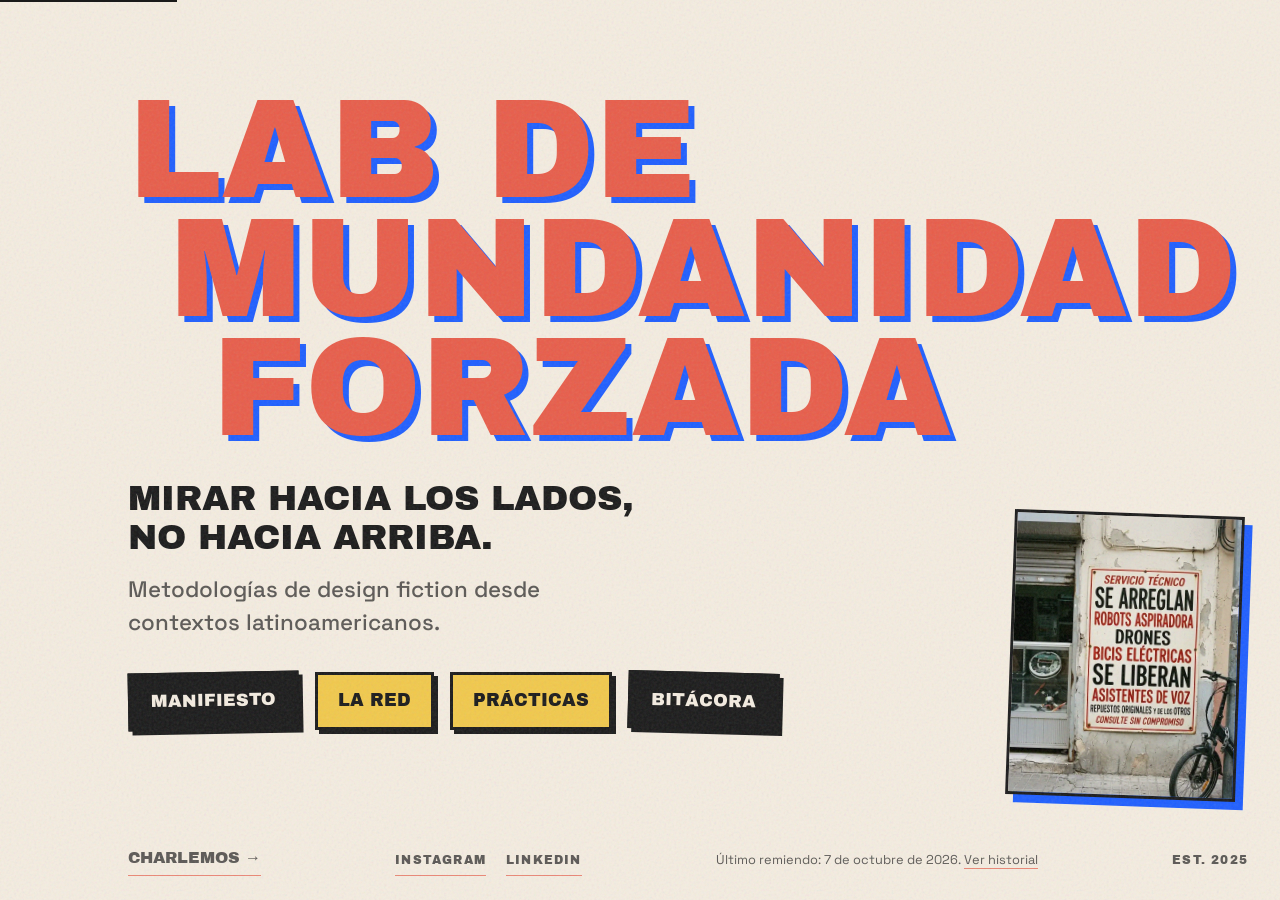
<file: index.html>
<!DOCTYPE html>
<html lang="es">
<head>
  <meta charset="UTF-8">
  <meta name="viewport" content="width=device-width, initial-scale=1.0">
  <meta name="robots" content="index, follow">
  <title>Lab de Mundanidad Forzada</title>
  <meta name="description" content="Lab de Mundanidad Forzada. Metodologías de design fiction desde contextos latinoamericanos.">

  <!-- Canonical -->
  <link rel="canonical" href="https://mundanidadforzada.org/">

  <!-- Open Graph -->
  <meta property="og:type" content="website">
  <meta property="og:url" content="https://mundanidadforzada.org/">
  <meta property="og:title" content="Lab de Mundanidad Forzada">
  <meta property="og:description" content="Lab de Mundanidad Forzada. Metodologías de design fiction desde contextos latinoamericanos.">
  <meta property="og:image" content="https://mundanidadforzada.org/og-image.png?v=4">
  <meta property="og:image:width" content="1200">
  <meta property="og:image:height" content="630">
  <meta property="og:image:alt" content="Lab de Mundanidad Forzada. Mirar hacia los lados, no hacia arriba.">

  <!-- Twitter -->
  <meta name="twitter:card" content="summary_large_image">
  <meta name="twitter:title" content="Lab de Mundanidad Forzada">
  <meta name="twitter:description" content="Lab de Mundanidad Forzada. Metodologías de design fiction desde contextos latinoamericanos.">
  <meta name="twitter:image" content="https://mundanidadforzada.org/og-image.png?v=4">

  <!-- Favicon -->
  <link rel="icon" type="image/svg+xml" href="favicon.svg">
  <link rel="icon" type="image/png" sizes="32x32" href="favicon-32.png">
  <link rel="icon" type="image/png" sizes="16x16" href="favicon-16.png">
  <link rel="apple-touch-icon" href="apple-touch-icon.png">
  <meta name="theme-color" content="#E85D4A">

  <link rel="preload" href="fonts/archivo-black-latin-400-normal.woff2" as="font" type="font/woff2" crossorigin>
  <link rel="preload" href="fonts/space-grotesk-latin-400-normal.woff2" as="font" type="font/woff2" crossorigin>
  <link rel="preload" href="fonts/space-grotesk-latin-500-normal.woff2" as="font" type="font/woff2" crossorigin>
  <link rel="stylesheet" href="style.css?v=7">
</head>
<body class="home-poster">
  <a href="#main" class="skip-link">Saltar al contenido</a>

  <div class="noise-overlay" aria-hidden="true"></div>

  <main id="main" class="poster">

    <h1 class="poster-logo">
      <span>Lab de</span>
      <span>Mundanidad</span>
      <span>Forzada</span>
    </h1>

    <p class="poster-declaracion">
      Mirar hacia los lados,<br>no hacia arriba.
    </p>

    <p class="poster-frase">
      Metodologías de design fiction desde contextos latinoamericanos.
    </p>

    <nav class="poster-links" aria-label="Principal">
      <a href="/manifiesto/" class="poster-tag">Manifiesto</a>
      <a href="/red/" class="poster-tag">La red</a>
      <a href="/practicas/" class="poster-tag">Prácticas</a>
      <a href="/bitacora/" class="poster-tag">Bitácora</a>
    </nav>

    <!-- El último artefacto publicado en la bitácora. Se cambia cuando entra uno nuevo. -->
    <a href="/bitacora/#servicio-tecnico" class="poster-artefacto">
      <img src="img/artefacto-servicio-tecnico-640.webp" srcset="img/artefacto-servicio-tecnico-480.webp 480w, img/artefacto-servicio-tecnico-640.webp 640w" sizes="(min-width: 1000px) 17rem, 50vw" alt="Cartel pintado a mano en la pared de un servicio técnico: Se arreglan robots aspiradora, drones, bicis eléctricas. Se liberan asistentes de voz. Repuestos originales y de los otros. Consulte sin compromiso." width="640" height="794" decoding="async">
    </a>

  </main>

  <footer class="poster-footer">
    <a href="mailto:nicolas.bronzina@gmail.com" class="footer-cta">Charlemos →</a>
    <span class="footer-redes">
      <a href="https://www.instagram.com/labmundanidadforzada/" target="_blank" rel="noopener noreferrer">Instagram</a>
      <a href="https://www.linkedin.com/company/108845994/" target="_blank" rel="noopener noreferrer">LinkedIn</a>
    </span>
    <span class="poster-remiendo">Último remiendo: <time datetime="2026-10-07">7 de octubre de 2026</time>. <a href="https://github.com/nbronzina/LAB/commits/HEAD/index.html">Ver historial</a></span>
    <span class="poster-est">Est. 2025</span>
  </footer>

</body>
</html>
</file>
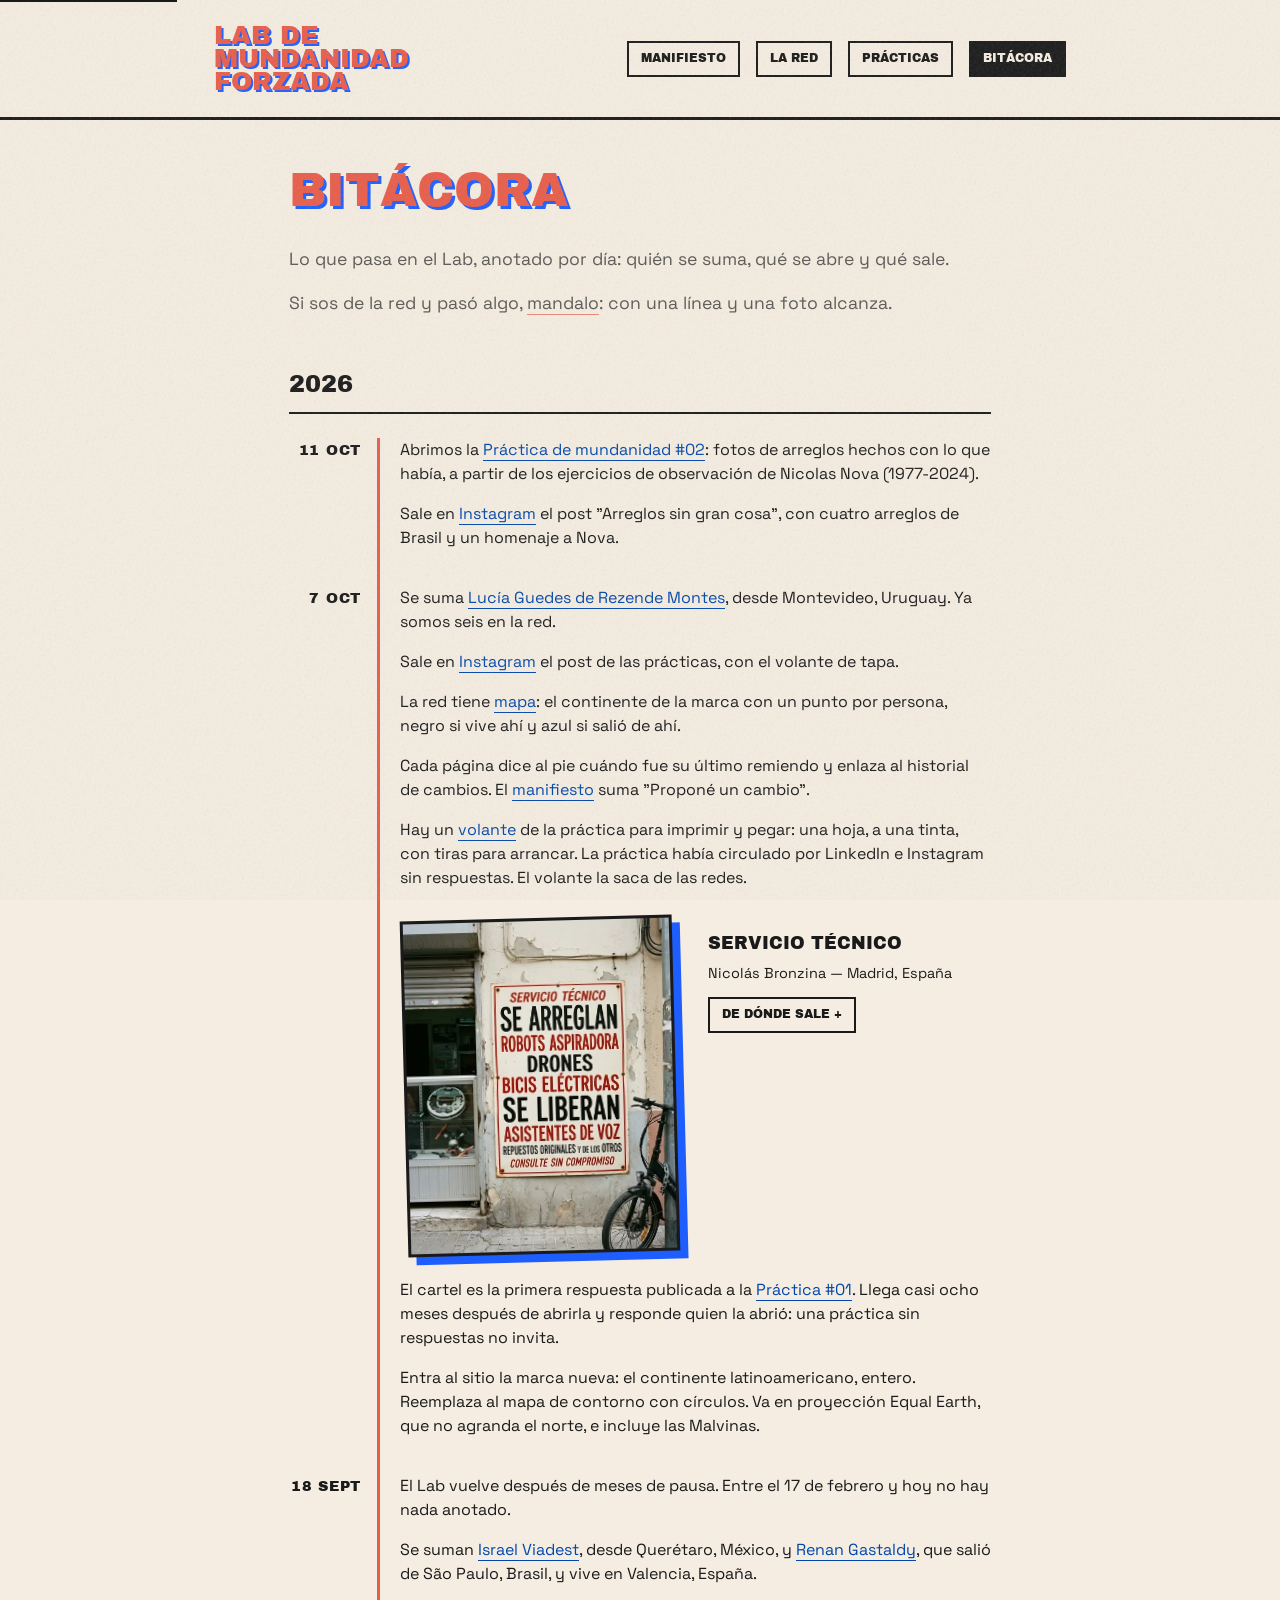
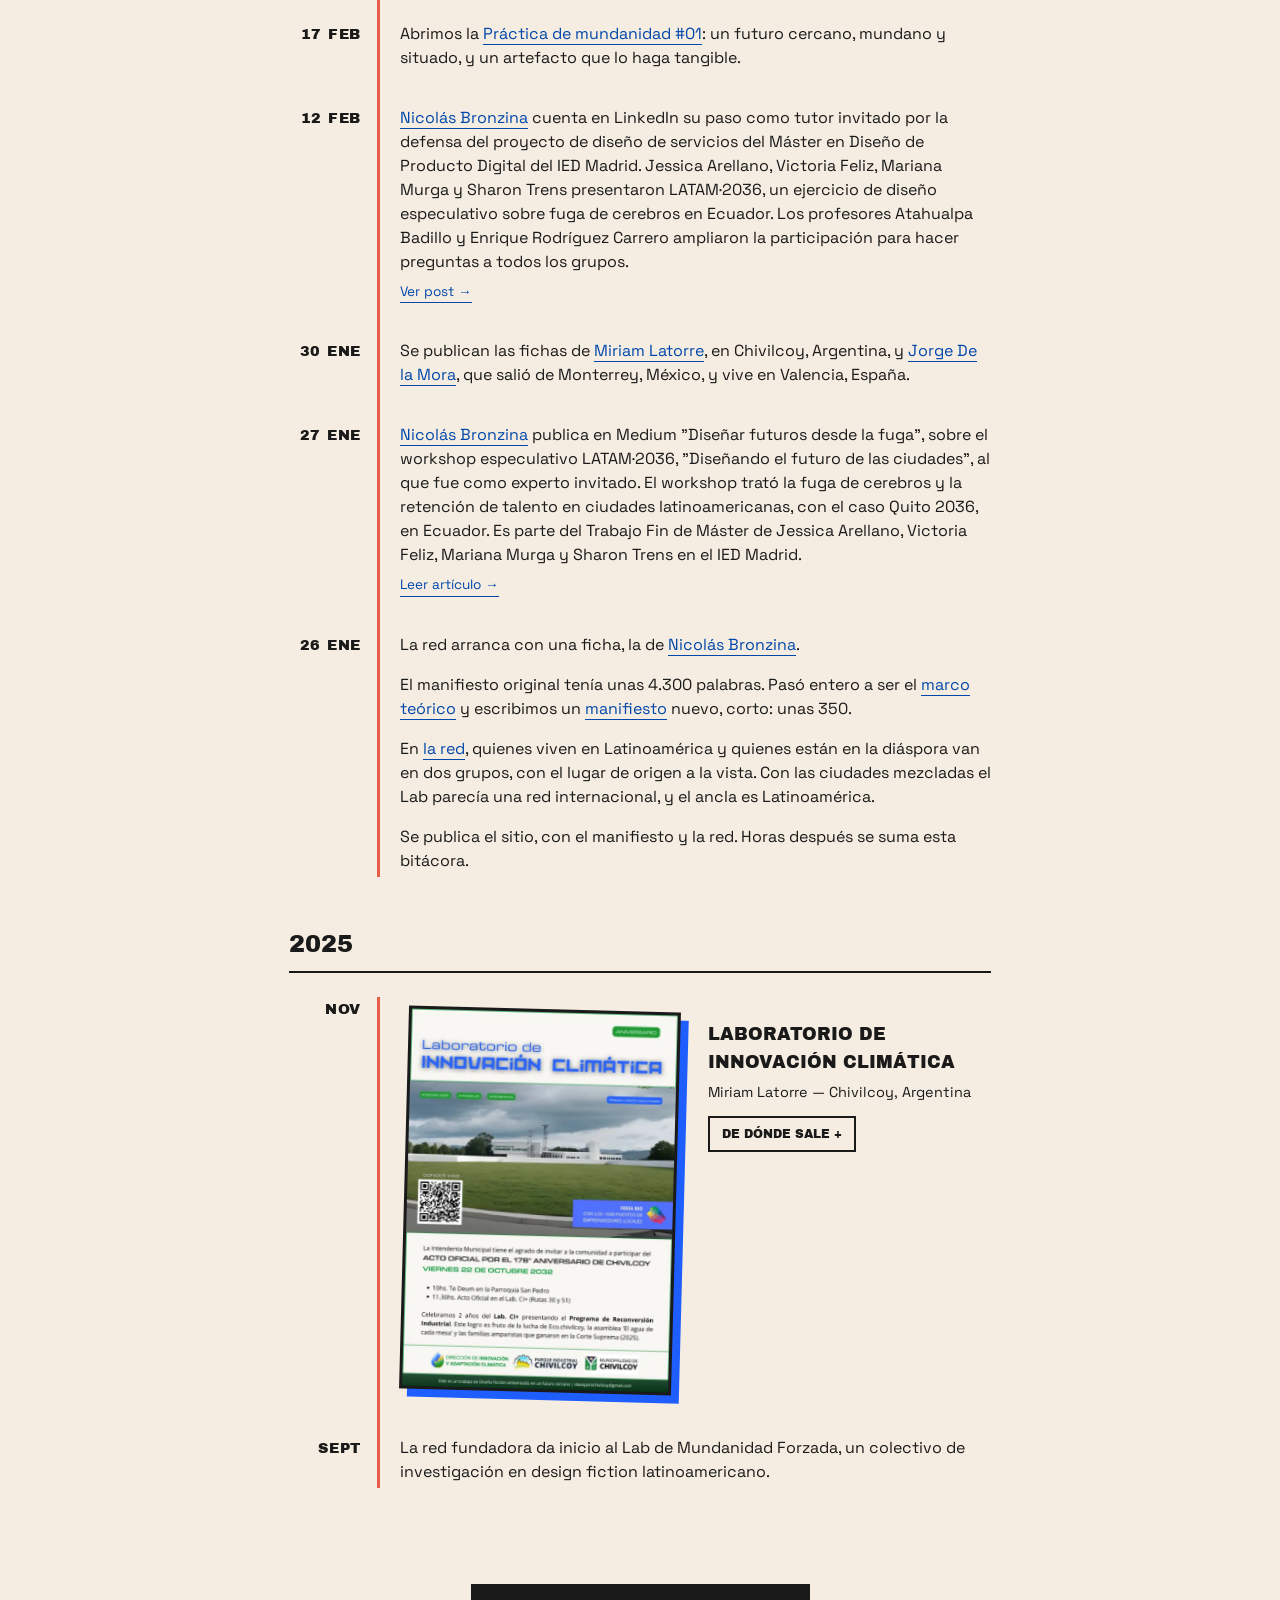
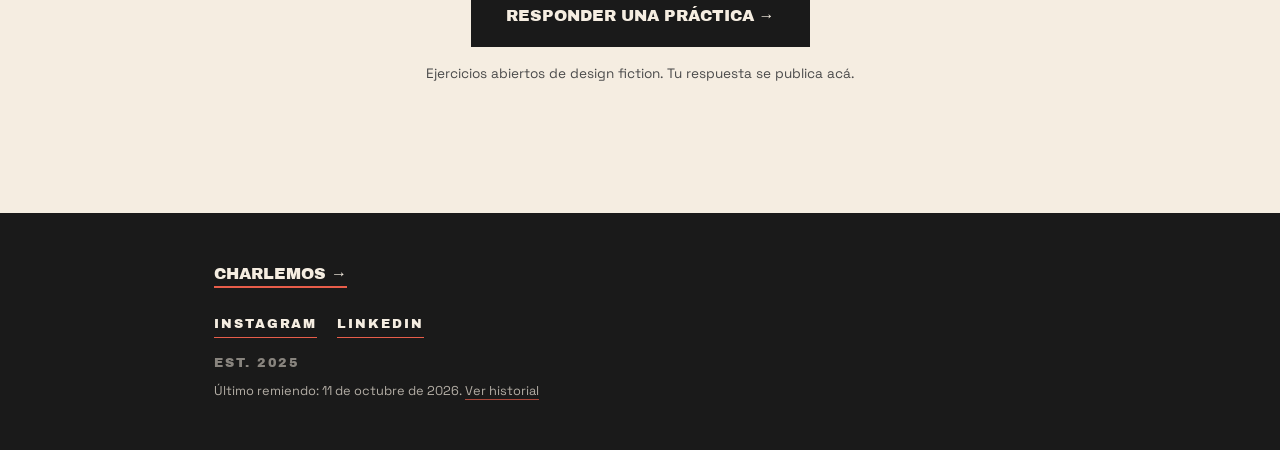
<file: bitacora/index.html>
<!DOCTYPE html>
<html lang="es">
<head>
  <meta charset="UTF-8">
  <meta name="viewport" content="width=device-width, initial-scale=1.0">
  <meta name="robots" content="index, follow">
  <title>Bitácora — Lab de Mundanidad Forzada</title>
  <meta name="description" content="El registro del Lab de Mundanidad Forzada, día por día: quién se suma, qué se abre y qué sale.">

  <!-- Canonical -->
  <link rel="canonical" href="https://mundanidadforzada.org/bitacora/">

  <!-- Open Graph -->
  <meta property="og:type" content="website">
  <meta property="og:url" content="https://mundanidadforzada.org/bitacora/">
  <meta property="og:title" content="Bitácora — Lab de Mundanidad Forzada">
  <meta property="og:description" content="El registro del Lab de Mundanidad Forzada, día por día: quién se suma, qué se abre y qué sale.">
  <meta property="og:image" content="https://mundanidadforzada.org/og-image.png?v=4">
  <meta property="og:image:width" content="1200">
  <meta property="og:image:height" content="630">
  <meta property="og:image:alt" content="Lab de Mundanidad Forzada. Mirar hacia los lados, no hacia arriba.">

  <!-- Twitter -->
  <meta name="twitter:card" content="summary_large_image">
  <meta name="twitter:title" content="Bitácora — Lab de Mundanidad Forzada">
  <meta name="twitter:description" content="El registro del Lab de Mundanidad Forzada, día por día: quién se suma, qué se abre y qué sale.">
  <meta name="twitter:image" content="https://mundanidadforzada.org/og-image.png?v=4">

  <!-- Favicon -->
  <link rel="icon" type="image/svg+xml" href="../favicon.svg">
  <link rel="icon" type="image/png" sizes="32x32" href="../favicon-32.png">
  <link rel="icon" type="image/png" sizes="16x16" href="../favicon-16.png">
  <link rel="apple-touch-icon" href="../apple-touch-icon.png">
  <meta name="theme-color" content="#E85D4A">
  <link rel="preload" href="../fonts/archivo-black-latin-400-normal.woff2" as="font" type="font/woff2" crossorigin>
  <link rel="preload" href="../fonts/space-grotesk-latin-400-normal.woff2" as="font" type="font/woff2" crossorigin>
  <link rel="stylesheet" href="../style.css?v=7">
</head>
<body class="pagina">
  <a href="#main" class="skip-link">Saltar al contenido</a>

  <div class="noise-overlay" aria-hidden="true"></div>

  <!-- HEADER COMPACTO -->
  <header class="site-header">
    <div class="container">
      <a href="/" class="logo">
        <span>Lab de</span>
        <span>Mundanidad</span>
        <span>Forzada</span>
      </a>
      <nav class="header-nav" aria-label="Principal">
        <a href="/manifiesto/">Manifiesto</a>
        <a href="/red/">La red</a>
        <a href="/practicas/">Prácticas</a>
        <a href="/bitacora/" aria-current="page">Bitácora</a>
      </nav>
    </div>
  </header>

  <!-- CONTENIDO -->
  <main id="main" class="pagina-contenido">
    <div class="container container-narrow">

      <h1 class="pagina-titulo">Bitácora</h1>
      <p class="pagina-intro">
        Lo que pasa en el Lab, anotado por día: quién se suma, qué se abre y qué sale.
      </p>
      <p class="pagina-intro pagina-intro-sigue">
        Si sos de la red y pasó algo, <a href="mailto:nicolas.bronzina@gmail.com?subject=Para%20la%20bit%C3%A1cora">mandalo</a>: con una línea y una foto alcanza.
      </p>

      <!-- Cómo se anota: IMPRENTA.md, "Anotar en la bitácora".
           Lo más nuevo va arriba, también dentro de cada día. -->

      <!-- 2026 -->
      <section class="bitacora-year">
        <h2>2026</h2>

        <article class="bitacora-dia" id="2026-10-11">
          <h3 class="bitacora-fecha"><a href="#2026-10-11"><time datetime="2026-10-11"><span aria-hidden="true">11 oct</span> <span class="solo-lector">11 de octubre de 2026</span></time></a></h3>
          <ul class="bitacora-notas">
            <li class="bitacora-nota">Abrimos la <a href="/practicas/#practica-02">Práctica de mundanidad #02</a>: fotos de arreglos hechos con lo que había, a partir de los ejercicios de observación de Nicolas Nova (1977-2024).</li>
            <li class="bitacora-nota">Sale en <a href="https://www.instagram.com/labmundanidadforzada/" target="_blank" rel="noopener noreferrer">Instagram</a> el post "Arreglos sin gran cosa", con cuatro arreglos de Brasil y un homenaje a Nova.</li>
          </ul>
        </article>

        <article class="bitacora-dia" id="2026-10-07">
          <h3 class="bitacora-fecha"><a href="#2026-10-07"><time datetime="2026-10-07"><span aria-hidden="true">7 oct</span> <span class="solo-lector">7 de octubre de 2026</span></time></a></h3>
          <ul class="bitacora-notas">
            <li class="bitacora-nota">Se suma <a href="/red/#lucia-guedes">Lucía Guedes de Rezende Montes</a>, desde Montevideo, Uruguay. Ya somos seis en la red.</li>
            <li class="bitacora-nota">Sale en <a href="https://www.instagram.com/labmundanidadforzada/" target="_blank" rel="noopener noreferrer">Instagram</a> el post de las prácticas, con el volante de tapa.</li>
            <li class="bitacora-nota">La red tiene <a href="/red/">mapa</a>: el continente de la marca con un punto por persona, negro si vive ahí y azul si salió de ahí.</li>
            <li class="bitacora-nota">Cada página dice al pie cuándo fue su último remiendo y enlaza al historial de cambios. El <a href="/manifiesto/">manifiesto</a> suma "Proponé un cambio".</li>
            <li class="bitacora-nota">Hay un <a href="/practicas/volante/">volante</a> de la práctica para imprimir y pegar: una hoja, a una tinta, con tiras para arrancar. La práctica había circulado por LinkedIn e Instagram sin respuestas. El volante la saca de las redes.</li>
            <li class="bitacora-artefacto" id="servicio-tecnico">
              <a href="../img/artefacto-servicio-tecnico.webp" class="artefacto-pieza">
                <img src="../img/artefacto-servicio-tecnico-640.webp" srcset="../img/artefacto-servicio-tecnico-480.webp 480w, ../img/artefacto-servicio-tecnico-640.webp 640w, ../img/artefacto-servicio-tecnico.webp 928w" sizes="(min-width: 700px) 17rem, 70vw" alt="Cartel pintado a mano en la pared de un servicio técnico: Se arreglan robots aspiradora, drones, bicis eléctricas. Se liberan asistentes de voz. Repuestos originales y de los otros. Consulte sin compromiso." width="640" height="794" loading="lazy" decoding="async">
              </a>
              <div class="artefacto-ficha">
                <h4 class="entry-title">Servicio técnico</h4>
                <p class="entry-author">Nicolás Bronzina — Madrid, España</p>
                <details class="artefacto-origen">
                  <summary>De dónde sale</summary>
                  <div class="entry-description">
                    <p>Cualquiera que haya caminado por una ciudad latinoamericana conoce ese tipo de cartel. Detrás hay alguien que arregla lo que se supone que no se arregla, con repuestos que consigue como puede.</p>
                    <p>Respuesta a la <a href="/practicas/#practica-01">Práctica de mundanidad #01</a>. Imagen hecha con IA generativa.</p>
                  </div>
                </details>
              </div>
            </li>
            <li class="bitacora-nota">El cartel es la primera respuesta publicada a la <a href="/practicas/#practica-01">Práctica #01</a>. Llega casi ocho meses después de abrirla y responde quien la abrió: una práctica sin respuestas no invita.</li>
            <li class="bitacora-nota">Entra al sitio la marca nueva: el continente latinoamericano, entero. Reemplaza al mapa de contorno con círculos. Va en proyección Equal Earth, que no agranda el norte, e incluye las Malvinas.</li>
          </ul>
        </article>

        <article class="bitacora-dia" id="2026-09-18">
          <h3 class="bitacora-fecha"><a href="#2026-09-18"><time datetime="2026-09-18"><span aria-hidden="true">18 sept</span> <span class="solo-lector">18 de septiembre de 2026</span></time></a></h3>
          <ul class="bitacora-notas">
            <li class="bitacora-nota">El Lab vuelve después de meses de pausa. Entre el 17 de febrero y hoy no hay nada anotado.</li>
            <li class="bitacora-nota">Se suman <a href="/red/#israel-viadest">Israel Viadest</a>, desde Querétaro, México, y <a href="/red/#renan-gastaldy">Renan Gastaldy</a>, que salió de São Paulo, Brasil, y vive en Valencia, España.</li>
          </ul>
        </article>

        <article class="bitacora-dia" id="2026-02-17">
          <h3 class="bitacora-fecha"><a href="#2026-02-17"><time datetime="2026-02-17"><span aria-hidden="true">17 feb</span> <span class="solo-lector">17 de febrero de 2026</span></time></a></h3>
          <ul class="bitacora-notas">
            <li class="bitacora-nota">Abrimos la <a href="/practicas/#practica-01">Práctica de mundanidad #01</a>: un futuro cercano, mundano y situado, y un artefacto que lo haga tangible.</li>
          </ul>
        </article>

        <article class="bitacora-dia" id="2026-02-12">
          <h3 class="bitacora-fecha"><a href="#2026-02-12"><time datetime="2026-02-12"><span aria-hidden="true">12 feb</span> <span class="solo-lector">12 de febrero de 2026</span></time></a></h3>
          <ul class="bitacora-notas">
            <li class="bitacora-nota">
              <p><a href="/red/#nicolas-bronzina">Nicolás Bronzina</a> cuenta en LinkedIn su paso como tutor invitado por la defensa del proyecto de diseño de servicios del Máster en Diseño de Producto Digital del IED Madrid. Jessica Arellano, Victoria Feliz, Mariana Murga y Sharon Trens presentaron LATAM·2036, un ejercicio de diseño especulativo sobre fuga de cerebros en Ecuador. Los profesores Atahualpa Badillo y Enrique Rodríguez Carrero ampliaron la participación para hacer preguntas a todos los grupos.</p>
              <p><a href="https://www.linkedin.com/feed/update/urn:li:activity:7427811274014535680/" target="_blank" rel="noopener noreferrer" class="entry-link">Ver post →</a></p>
            </li>
          </ul>
        </article>

        <article class="bitacora-dia" id="2026-01-30">
          <h3 class="bitacora-fecha"><a href="#2026-01-30"><time datetime="2026-01-30"><span aria-hidden="true">30 ene</span> <span class="solo-lector">30 de enero de 2026</span></time></a></h3>
          <ul class="bitacora-notas">
            <li class="bitacora-nota">Se publican las fichas de <a href="/red/#miriam-latorre">Miriam Latorre</a>, en Chivilcoy, Argentina, y <a href="/red/#jorge-de-la-mora">Jorge De la Mora</a>, que salió de Monterrey, México, y vive en Valencia, España.</li>
          </ul>
        </article>

        <article class="bitacora-dia" id="2026-01-27">
          <h3 class="bitacora-fecha"><a href="#2026-01-27"><time datetime="2026-01-27"><span aria-hidden="true">27 ene</span> <span class="solo-lector">27 de enero de 2026</span></time></a></h3>
          <ul class="bitacora-notas">
            <li class="bitacora-nota">
              <p><a href="/red/#nicolas-bronzina">Nicolás Bronzina</a> publica en Medium "Diseñar futuros desde la fuga", sobre el workshop especulativo LATAM·2036, "Diseñando el futuro de las ciudades", al que fue como experto invitado. El workshop trató la fuga de cerebros y la retención de talento en ciudades latinoamericanas, con el caso Quito 2036, en Ecuador. Es parte del Trabajo Fin de Máster de Jessica Arellano, Victoria Feliz, Mariana Murga y Sharon Trens en el IED Madrid.</p>
              <p><a href="https://medium.com/@nbronzina/dise%C3%B1ar-futuros-desde-la-fuga-27548f831e36" target="_blank" rel="noopener noreferrer" class="entry-link">Leer artículo →</a></p>
            </li>
          </ul>
        </article>

        <article class="bitacora-dia" id="2026-01-26">
          <h3 class="bitacora-fecha"><a href="#2026-01-26"><time datetime="2026-01-26"><span aria-hidden="true">26 ene</span> <span class="solo-lector">26 de enero de 2026</span></time></a></h3>
          <ul class="bitacora-notas">
            <li class="bitacora-nota">La red arranca con una ficha, la de <a href="/red/#nicolas-bronzina">Nicolás Bronzina</a>.</li>
            <li class="bitacora-nota">El manifiesto original tenía unas 4.300 palabras. Pasó entero a ser el <a href="/marco/">marco teórico</a> y escribimos un <a href="/manifiesto/">manifiesto</a> nuevo, corto: unas 350.</li>
            <li class="bitacora-nota">En <a href="/red/">la red</a>, quienes viven en Latinoamérica y quienes están en la diáspora van en dos grupos, con el lugar de origen a la vista. Con las ciudades mezcladas el Lab parecía una red internacional, y el ancla es Latinoamérica.</li>
            <li class="bitacora-nota">Se publica el sitio, con el manifiesto y la red. Horas después se suma esta bitácora.</li>
          </ul>
        </article>

      </section>

      <!-- 2025: de este año quedó anotado el mes, no el día -->
      <section class="bitacora-year">
        <h2>2025</h2>

        <article class="bitacora-dia" id="2025-11">
          <h3 class="bitacora-fecha"><a href="#2025-11"><time datetime="2025-11"><span aria-hidden="true">Nov</span> <span class="solo-lector">Noviembre de 2025</span></time></a></h3>
          <ul class="bitacora-notas">
            <li class="bitacora-artefacto" id="laboratorio-de-innovacion-climatica">
              <a href="../img/ejemplo-practica-miriam.webp" class="artefacto-pieza" style="--giro: 1.5deg">
                <img src="../img/ejemplo-practica-miriam-640.webp" srcset="../img/ejemplo-practica-miriam-640.webp 640w, ../img/ejemplo-practica-miriam.webp 1060w" sizes="(min-width: 700px) 17rem, 70vw" alt="Afiche municipal: Laboratorio de Innovación Climática. Invitación al acto oficial por el 178° aniversario de Chivilcoy, viernes 22 de octubre de 2032." width="1060" height="1500" loading="lazy" decoding="async">
              </a>
              <div class="artefacto-ficha">
                <h4 class="entry-title">Laboratorio de Innovación Climática</h4>
                <p class="entry-author">Miriam Latorre — Chivilcoy, Argentina</p>
                <details class="artefacto-origen">
                  <summary>De dónde sale</summary>
                  <div class="entry-description">
                    <p class="artefacto-origen-titulo">¿Qué pasaría si... Chivilcoy tuviera un Laboratorio de Innovación Climática?</p>
                    <p>Prototipo diegético especulando un futuro cercano (2032) donde la crisis del arsénico en el agua transformó a Chivilcoy en laboratorio de innovación climática. Incluye cartel ficticio y <a href="https://sites.google.com/view/labicchivilcoy/inicio" target="_blank" rel="noopener noreferrer">sitio web del Lab IC+</a>.</p>
                    <a href="https://www.linkedin.com/pulse/qué-pasaría-si-chivilcoy-tuviera-un-laboratorio-de-miriam-latorre-sslqe/" target="_blank" rel="noopener noreferrer" class="entry-link">Ver proyecto →</a>
                  </div>
                </details>
              </div>
            </li>
          </ul>
        </article>

        <article class="bitacora-dia" id="2025-09">
          <h3 class="bitacora-fecha"><a href="#2025-09"><time datetime="2025-09"><span aria-hidden="true">Sept</span> <span class="solo-lector">Septiembre de 2025</span></time></a></h3>
          <ul class="bitacora-notas">
            <li class="bitacora-nota">La red fundadora da inicio al Lab de Mundanidad Forzada, un colectivo de investigación en design fiction latinoamericano.</li>
          </ul>
        </article>

      </section>

      <!-- CTA PRÁCTICAS -->
      <section class="cta-cierre">
        <a href="/practicas/" class="cta-link">
          Responder una práctica →
        </a>
        <p class="cta-descripcion">
          Ejercicios abiertos de design fiction. Tu respuesta se publica acá.
        </p>
      </section>

    </div>
  </main>

  <!-- FOOTER -->
  <footer class="site-footer">
    <div class="container">
      <a href="mailto:nicolas.bronzina@gmail.com" class="footer-cta">Charlemos →</a>
      <p class="footer-redes">
        <a href="https://www.instagram.com/labmundanidadforzada/" target="_blank" rel="noopener noreferrer">Instagram</a>
        <a href="https://www.linkedin.com/company/108845994/" target="_blank" rel="noopener noreferrer">LinkedIn</a>
      </p>
      <p class="fundacion">Est. 2025</p>
      <p class="remiendo">Último remiendo: <time datetime="2026-10-11">11 de octubre de 2026</time>. <a href="https://github.com/nbronzina/LAB/commits/HEAD/bitacora/index.html">Ver historial</a></p>
    </div>
  </footer>

</body>
</html>
</file>
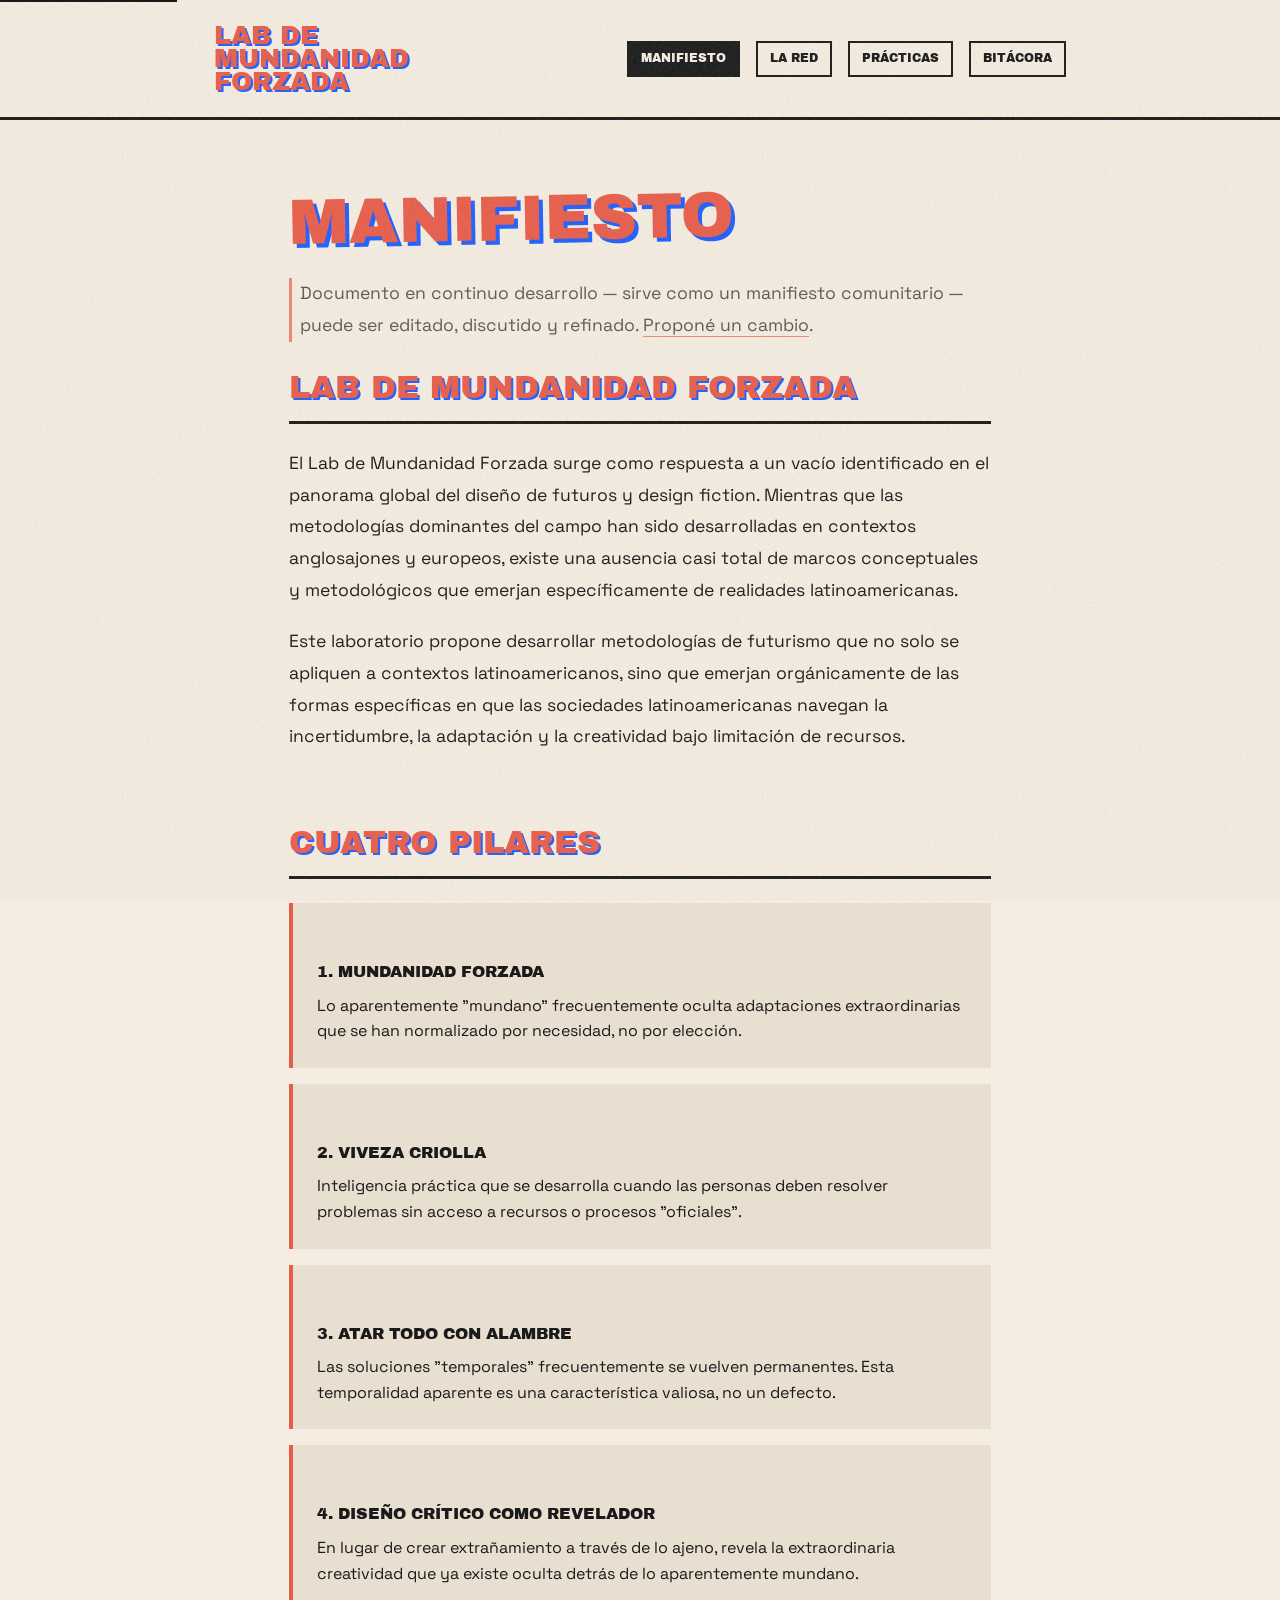
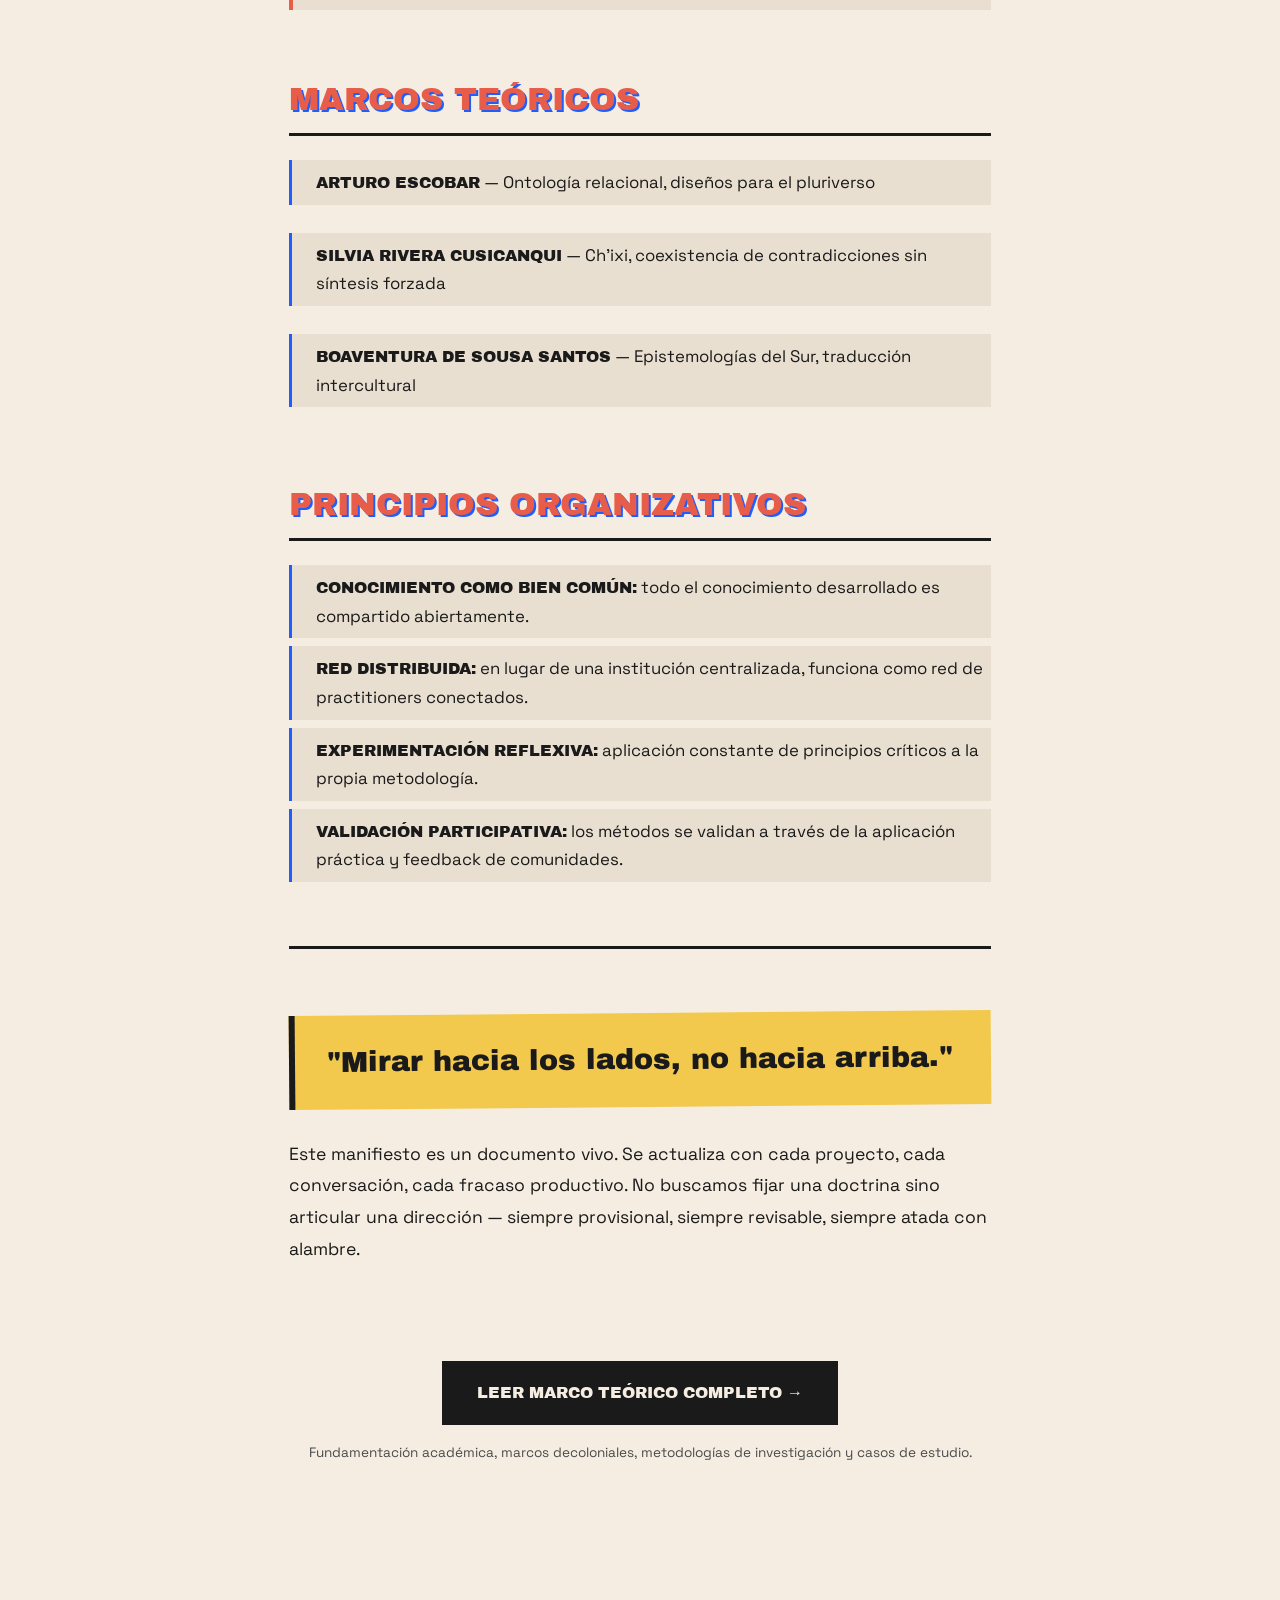
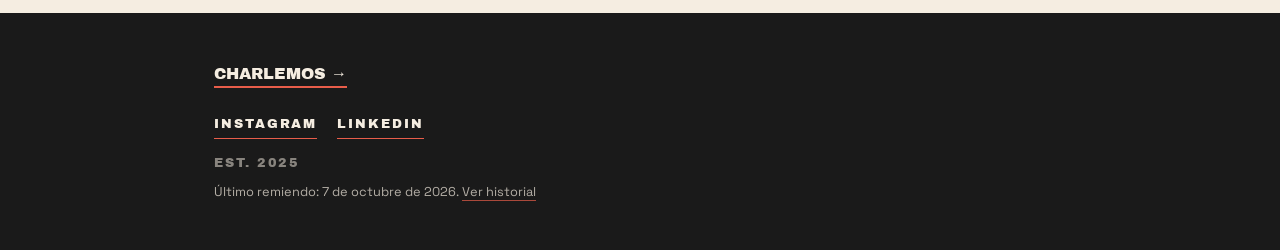
<file: manifiesto/index.html>
<!DOCTYPE html>
<html lang="es">
<head>
  <meta charset="UTF-8">
  <meta name="viewport" content="width=device-width, initial-scale=1.0">
  <meta name="robots" content="index, follow">
  <title>Manifiesto — Lab de Mundanidad Forzada</title>
  <meta name="description" content="Manifiesto del Lab de Mundanidad Forzada: viveza criolla, atar con alambre, y futuros desde el territorio.">

  <!-- Canonical -->
  <link rel="canonical" href="https://mundanidadforzada.org/manifiesto/">

  <!-- Open Graph -->
  <meta property="og:type" content="website">
  <meta property="og:url" content="https://mundanidadforzada.org/manifiesto/">
  <meta property="og:title" content="Manifiesto — Lab de Mundanidad Forzada">
  <meta property="og:description" content="Manifiesto del Lab de Mundanidad Forzada: viveza criolla, atar con alambre, y futuros desde el territorio.">
  <meta property="og:image" content="https://mundanidadforzada.org/og-image.png?v=4">
  <meta property="og:image:width" content="1200">
  <meta property="og:image:height" content="630">
  <meta property="og:image:alt" content="Lab de Mundanidad Forzada. Mirar hacia los lados, no hacia arriba.">

  <!-- Twitter -->
  <meta name="twitter:card" content="summary_large_image">
  <meta name="twitter:title" content="Manifiesto — Lab de Mundanidad Forzada">
  <meta name="twitter:description" content="Manifiesto del Lab de Mundanidad Forzada: viveza criolla, atar con alambre, y futuros desde el territorio.">
  <meta name="twitter:image" content="https://mundanidadforzada.org/og-image.png?v=4">

  <!-- Favicon -->
  <link rel="icon" type="image/svg+xml" href="../favicon.svg">
  <link rel="icon" type="image/png" sizes="32x32" href="../favicon-32.png">
  <link rel="icon" type="image/png" sizes="16x16" href="../favicon-16.png">
  <link rel="apple-touch-icon" href="../apple-touch-icon.png">
  <meta name="theme-color" content="#E85D4A">
  <link rel="preload" href="../fonts/archivo-black-latin-400-normal.woff2" as="font" type="font/woff2" crossorigin>
  <link rel="preload" href="../fonts/space-grotesk-latin-400-normal.woff2" as="font" type="font/woff2" crossorigin>
  <link rel="stylesheet" href="../style.css?v=7">
</head>
<body>
  <a href="#main" class="skip-link">Saltar al contenido</a>

  <div class="noise-overlay" aria-hidden="true"></div>

  <!-- HEADER COMPACTO -->
  <header class="site-header">
    <div class="container">
      <a href="/" class="logo">
        <span>Lab de</span>
        <span>Mundanidad</span>
        <span>Forzada</span>
      </a>
      <nav class="header-nav" aria-label="Principal">
        <a href="/manifiesto/" aria-current="page">Manifiesto</a>
        <a href="/red/">La red</a>
        <a href="/practicas/">Prácticas</a>
        <a href="/bitacora/">Bitácora</a>
      </nav>
    </div>
  </header>

  <!-- CONTENIDO PRINCIPAL -->
  <main id="main" class="documento">
    <div class="container container-narrow">

      <h1 class="documento-titulo">Manifiesto</h1>
      <p class="documento-nota">Documento en continuo desarrollo — sirve como un manifiesto comunitario — puede ser editado, discutido y refinado. <a href="mailto:nicolas.bronzina@gmail.com?subject=Manifiesto%3A%20propongo%20un%20cambio">Proponé un cambio</a>.</p>

      <!-- INTRODUCCIÓN -->
      <section class="documento-seccion">
        <h2>Lab de Mundanidad Forzada</h2>
        <p>El Lab de Mundanidad Forzada surge como respuesta a un vacío identificado en el panorama global del diseño de futuros y design fiction. Mientras que las metodologías dominantes del campo han sido desarrolladas en contextos anglosajones y europeos, existe una ausencia casi total de marcos conceptuales y metodológicos que emerjan específicamente de realidades latinoamericanas.</p>
        <p>Este laboratorio propone desarrollar metodologías de futurismo que no solo se apliquen a contextos latinoamericanos, sino que emerjan orgánicamente de las formas específicas en que las sociedades latinoamericanas navegan la incertidumbre, la adaptación y la creatividad bajo limitación de recursos.</p>
      </section>

      <!-- CUATRO PILARES -->
      <section class="documento-seccion">
        <h2>Cuatro Pilares</h2>

        <article class="pilar-card">
          <h3>1. Mundanidad Forzada</h3>
          <p>Lo aparentemente "mundano" frecuentemente oculta adaptaciones extraordinarias que se han normalizado por necesidad, no por elección.</p>
        </article>

        <article class="pilar-card">
          <h3>2. Viveza Criolla</h3>
          <p>Inteligencia práctica que se desarrolla cuando las personas deben resolver problemas sin acceso a recursos o procesos "oficiales".</p>
        </article>

        <article class="pilar-card">
          <h3>3. Atar Todo con Alambre</h3>
          <p>Las soluciones "temporales" frecuentemente se vuelven permanentes. Esta temporalidad aparente es una característica valiosa, no un defecto.</p>
        </article>

        <article class="pilar-card">
          <h3>4. Diseño Crítico como Revelador</h3>
          <p>En lugar de crear extrañamiento a través de lo ajeno, revela la extraordinaria creatividad que ya existe oculta detrás de lo aparentemente mundano.</p>
        </article>
      </section>

      <!-- MARCOS TEÓRICOS -->
      <section class="documento-seccion">
        <h2>Marcos Teóricos</h2>
        <ul class="marcos-lista">
          <li><strong>Arturo Escobar</strong> — Ontología relacional, diseños para el pluriverso</li>
          <li><strong>Silvia Rivera Cusicanqui</strong> — Ch'ixi, coexistencia de contradicciones sin síntesis forzada</li>
          <li><strong>Boaventura de Sousa Santos</strong> — Epistemologías del Sur, traducción intercultural</li>
        </ul>
      </section>

      <!-- PRINCIPIOS ORGANIZATIVOS -->
      <section class="documento-seccion">
        <h2>Principios Organizativos</h2>
        <ul class="principios-lista">
          <li><strong>Conocimiento como bien común:</strong> todo el conocimiento desarrollado es compartido abiertamente.</li>
          <li><strong>Red distribuida:</strong> en lugar de una institución centralizada, funciona como red de practitioners conectados.</li>
          <li><strong>Experimentación reflexiva:</strong> aplicación constante de principios críticos a la propia metodología.</li>
          <li><strong>Validación participativa:</strong> los métodos se validan a través de la aplicación práctica y feedback de comunidades.</li>
        </ul>
      </section>

      <!-- CIERRE -->
      <section class="documento-seccion documento-cierre">
        <blockquote>
          "Mirar hacia los lados, no hacia arriba."
        </blockquote>
        <p>Este manifiesto es un documento vivo. Se actualiza con cada proyecto, cada conversación, cada fracaso productivo. No buscamos fijar una doctrina sino articular una dirección — siempre provisional, siempre revisable, siempre atada con alambre.</p>
      </section>

      <!-- CTA MARCO TEÓRICO -->
      <section class="cta-cierre">
        <a href="/marco/" class="cta-link">
          Leer marco teórico completo →
        </a>
        <p class="cta-descripcion">
          Fundamentación académica, marcos decoloniales, metodologías de investigación y casos de estudio.
        </p>
      </section>

    </div>
  </main>

  <!-- FOOTER -->
  <footer class="site-footer">
    <div class="container">
      <a href="mailto:nicolas.bronzina@gmail.com" class="footer-cta">Charlemos →</a>
      <p class="footer-redes">
        <a href="https://www.instagram.com/labmundanidadforzada/" target="_blank" rel="noopener noreferrer">Instagram</a>
        <a href="https://www.linkedin.com/company/108845994/" target="_blank" rel="noopener noreferrer">LinkedIn</a>
      </p>
      <p class="fundacion">Est. 2025</p>
      <p class="remiendo">Último remiendo: <time datetime="2026-10-07">7 de octubre de 2026</time>. <a href="https://github.com/nbronzina/LAB/commits/HEAD/manifiesto/index.html">Ver historial</a></p>
    </div>
  </footer>

</body>
</html>
</file>
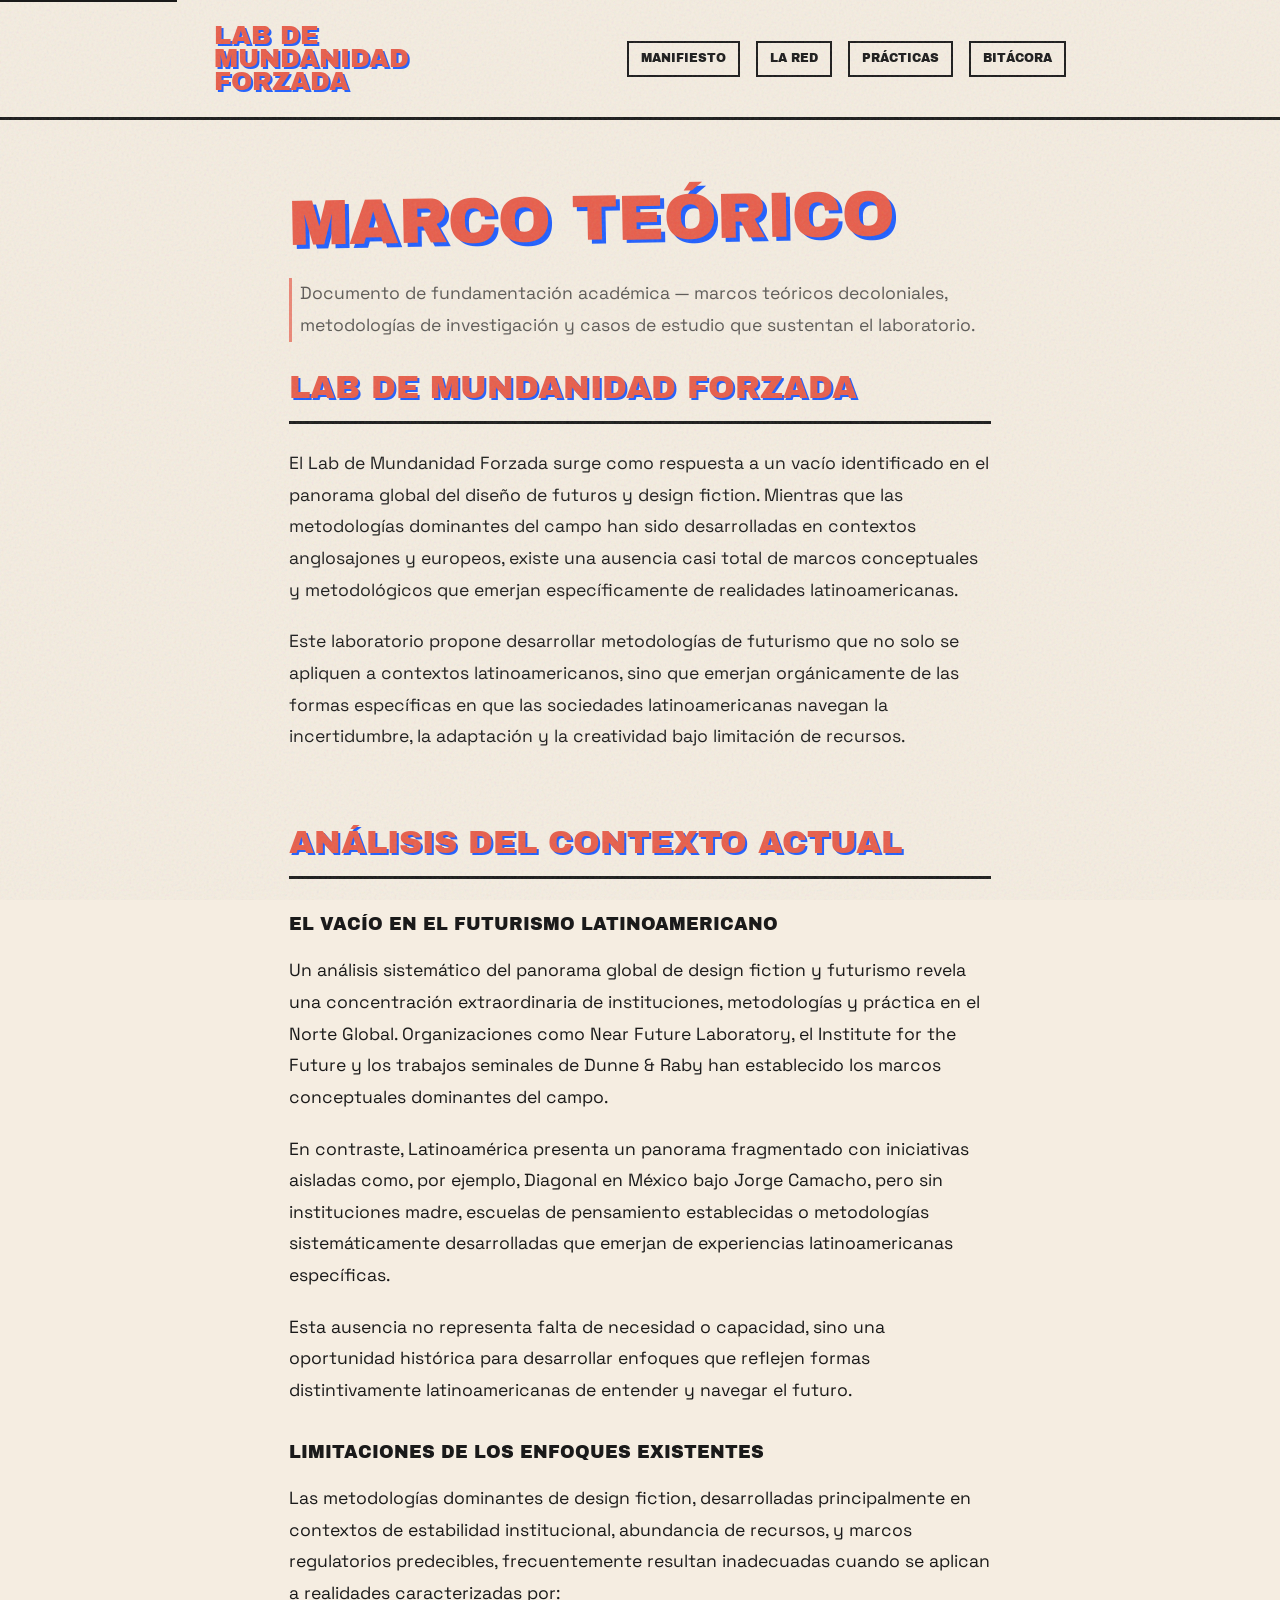
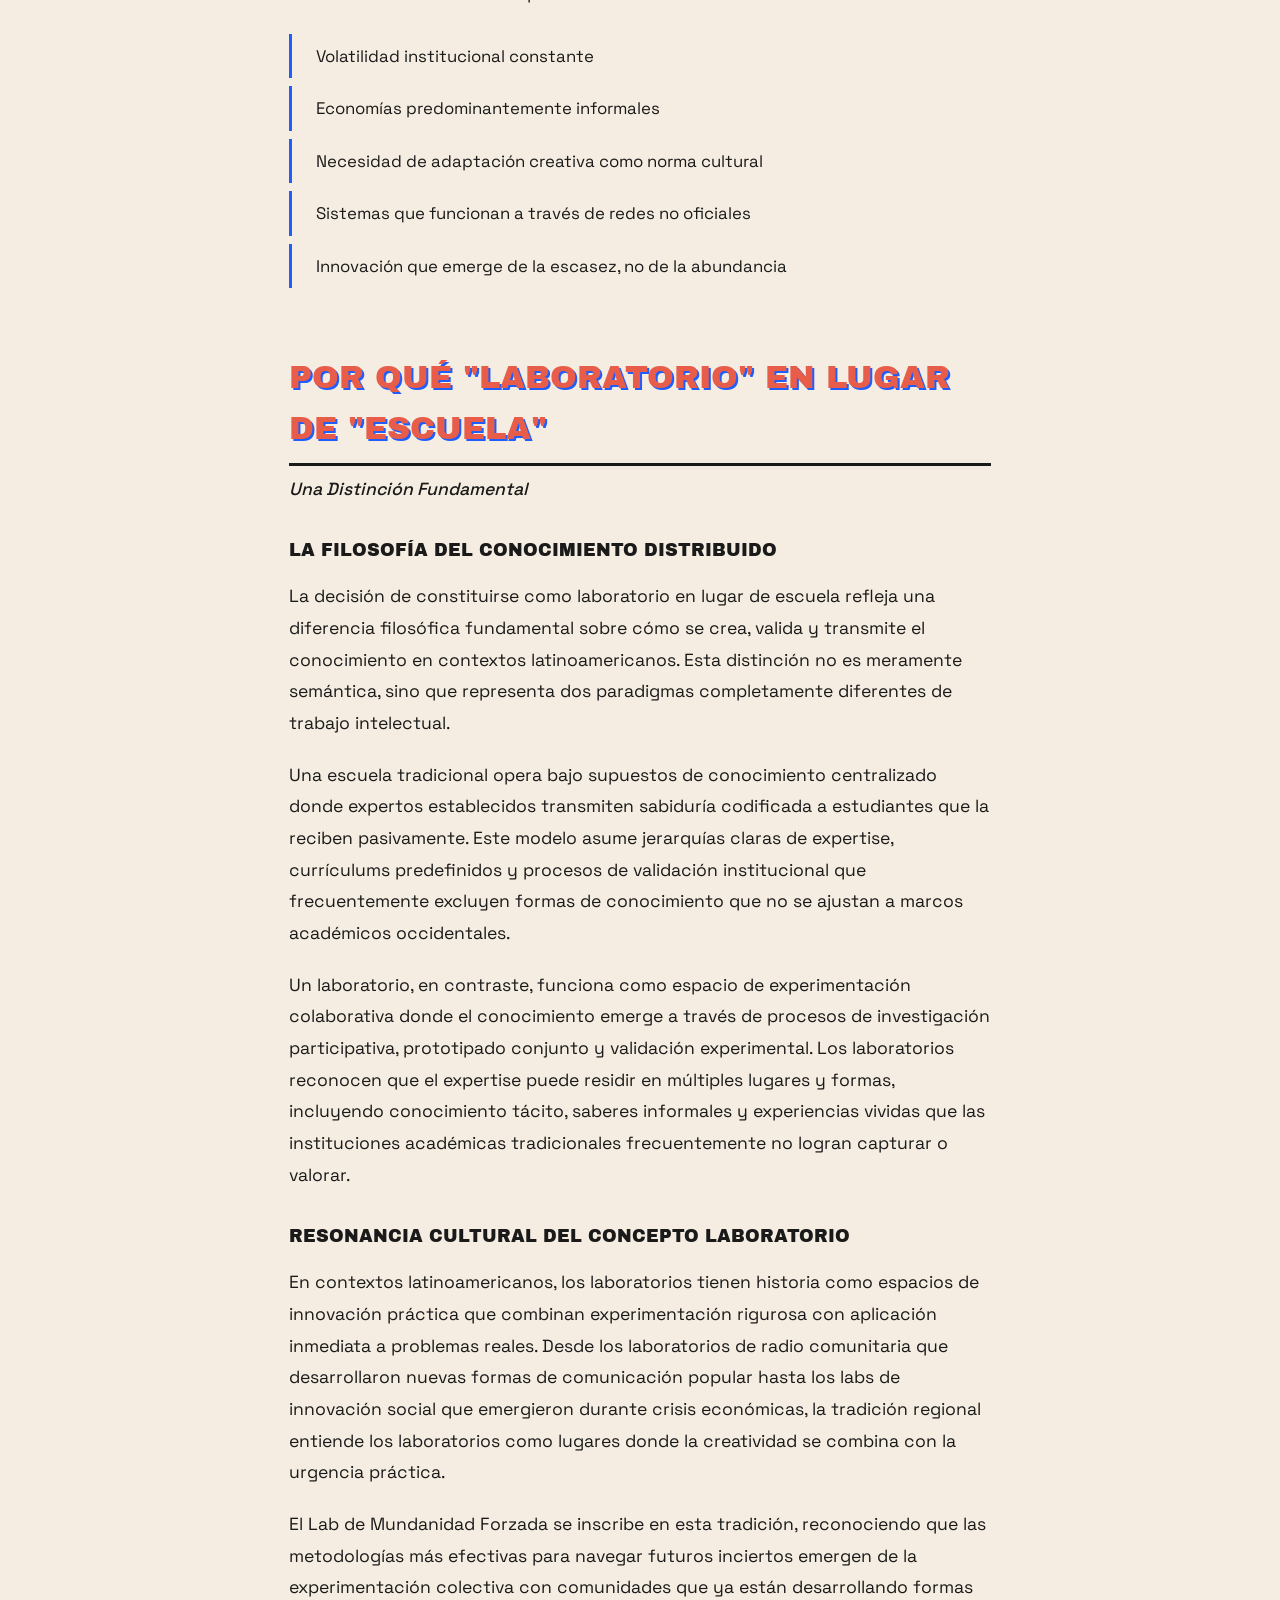
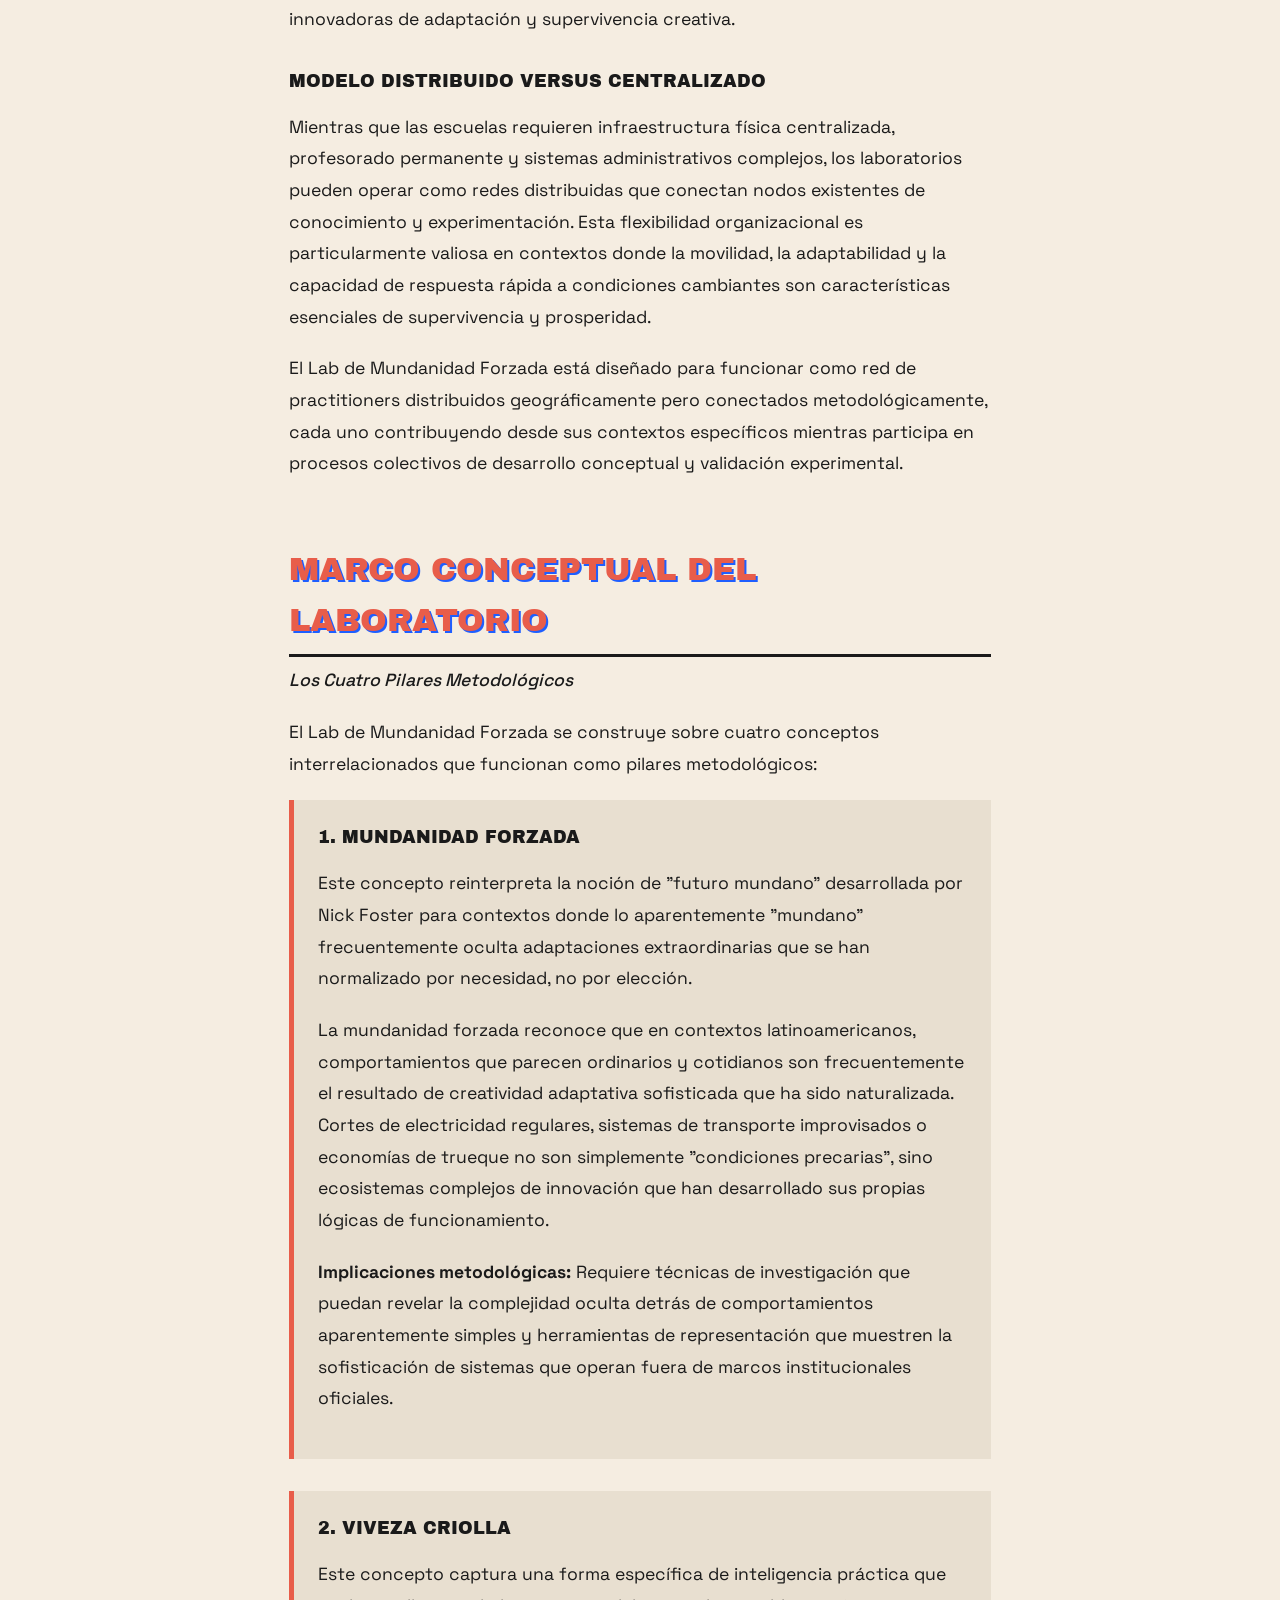
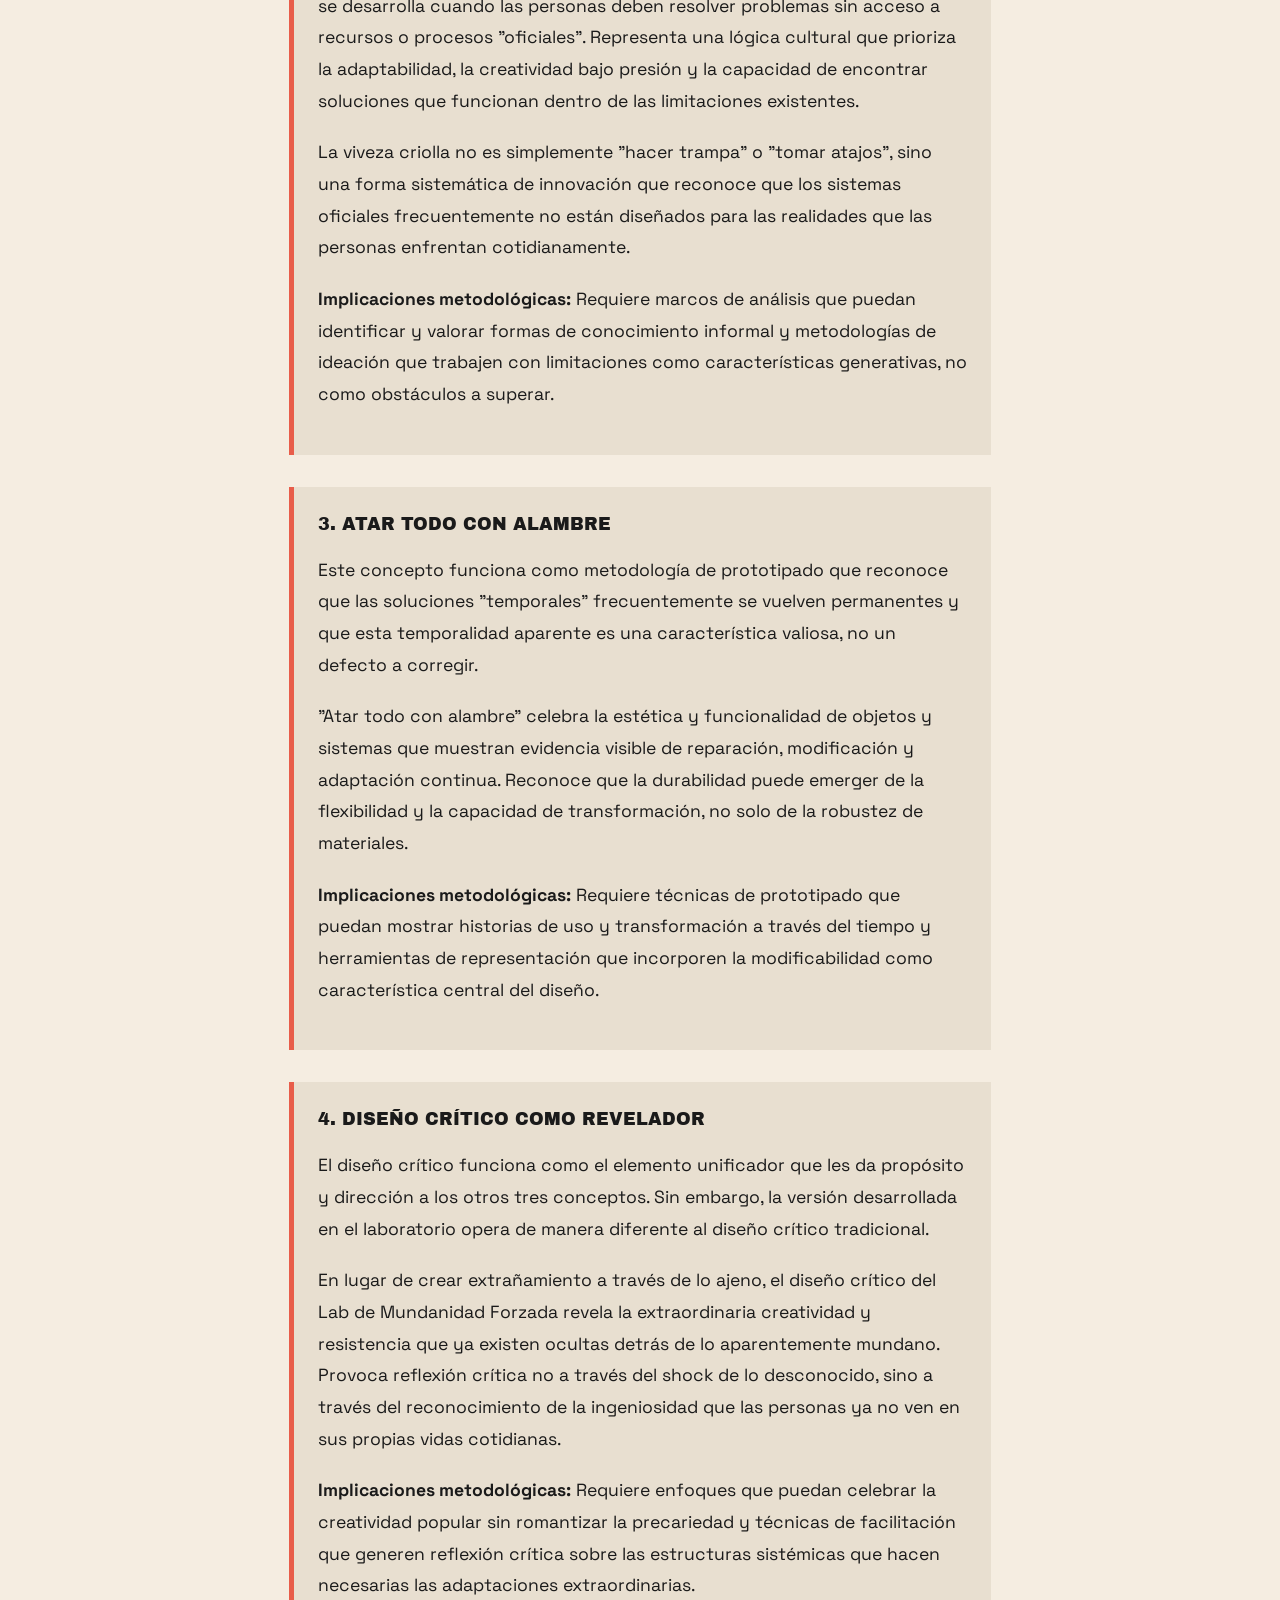
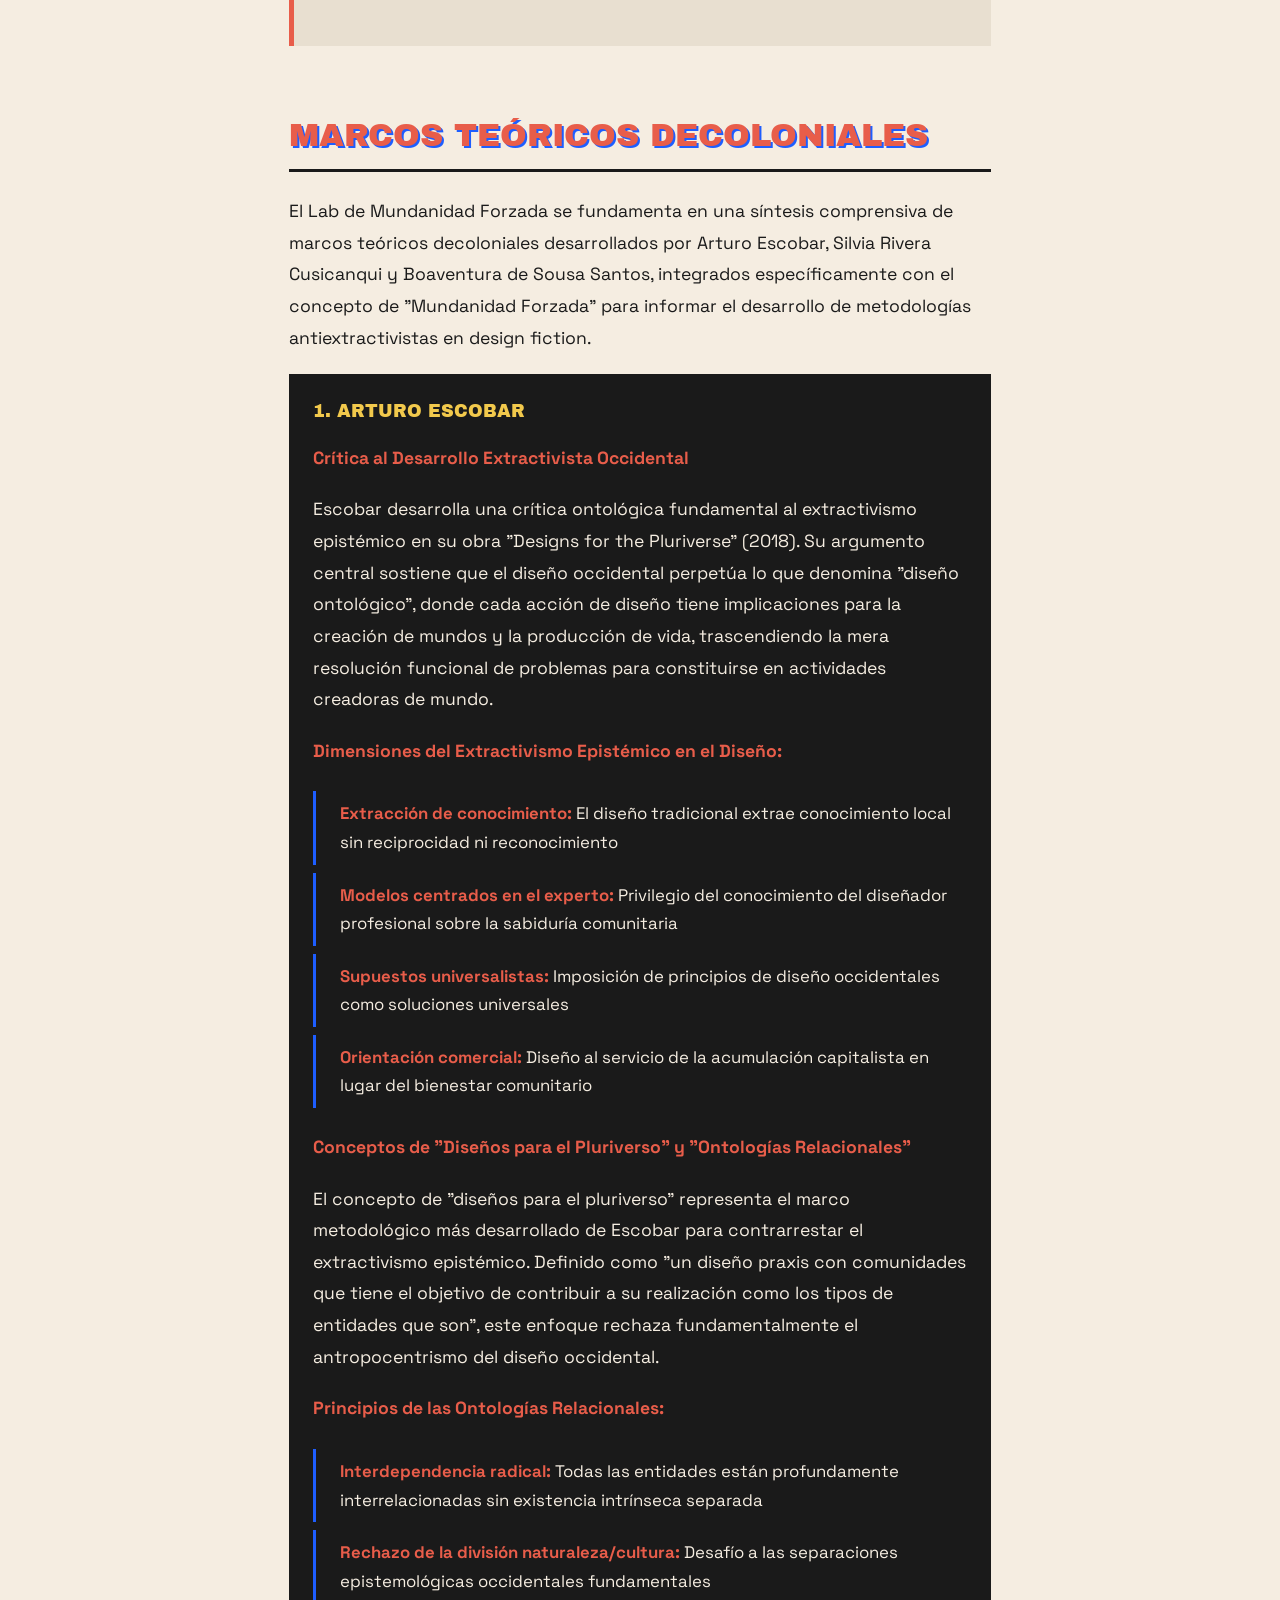
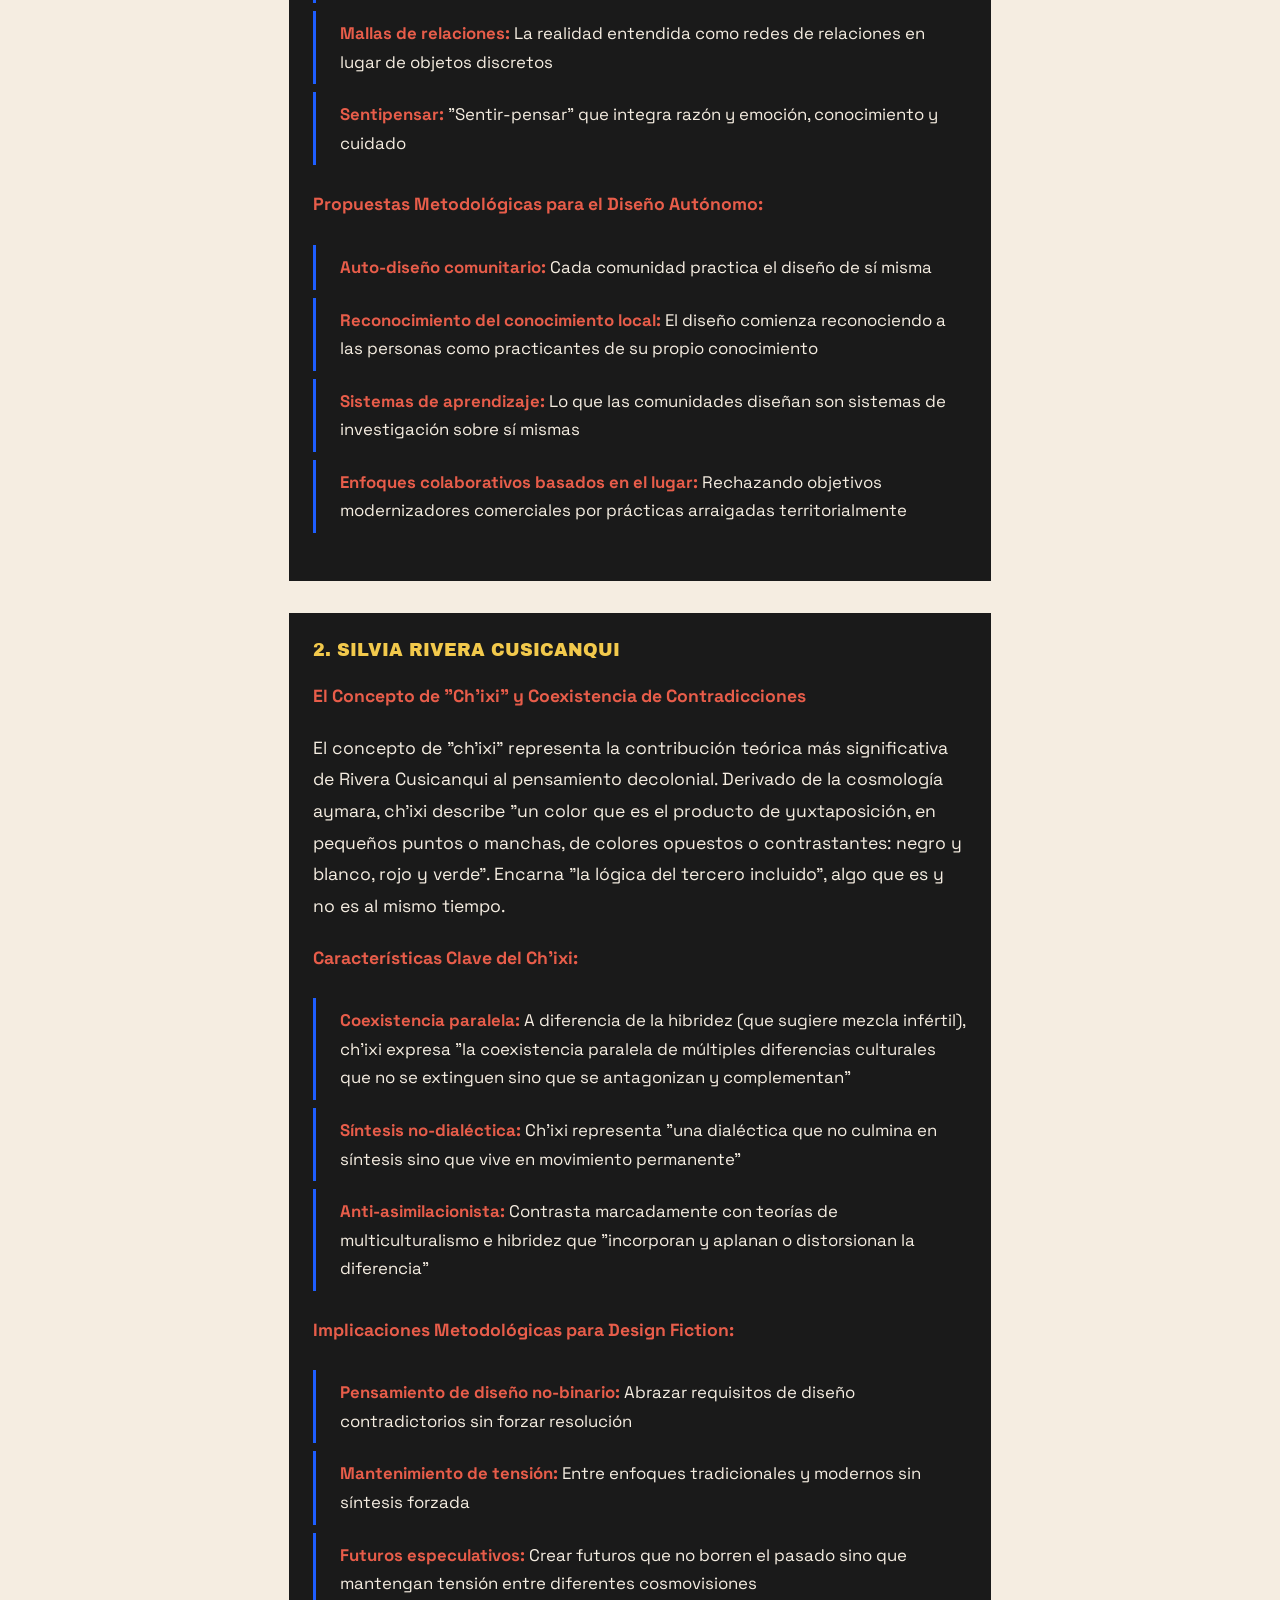
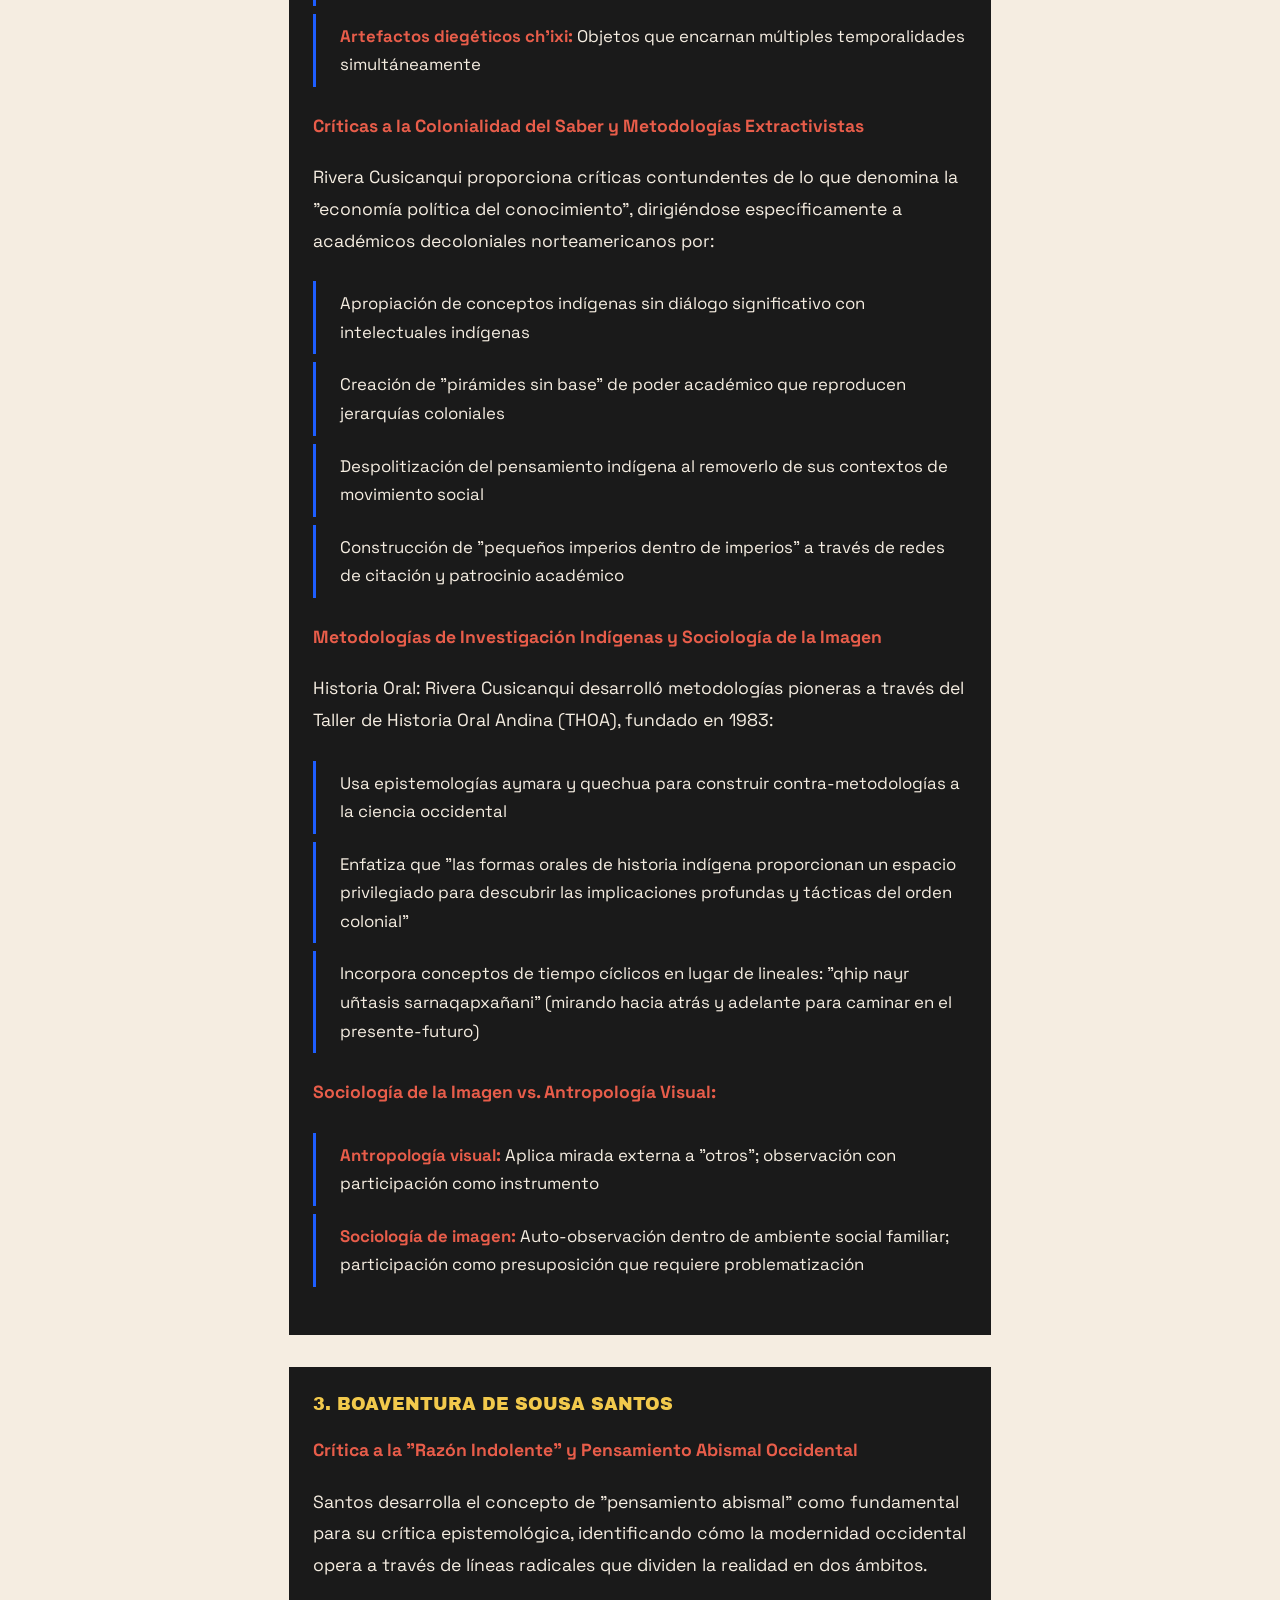
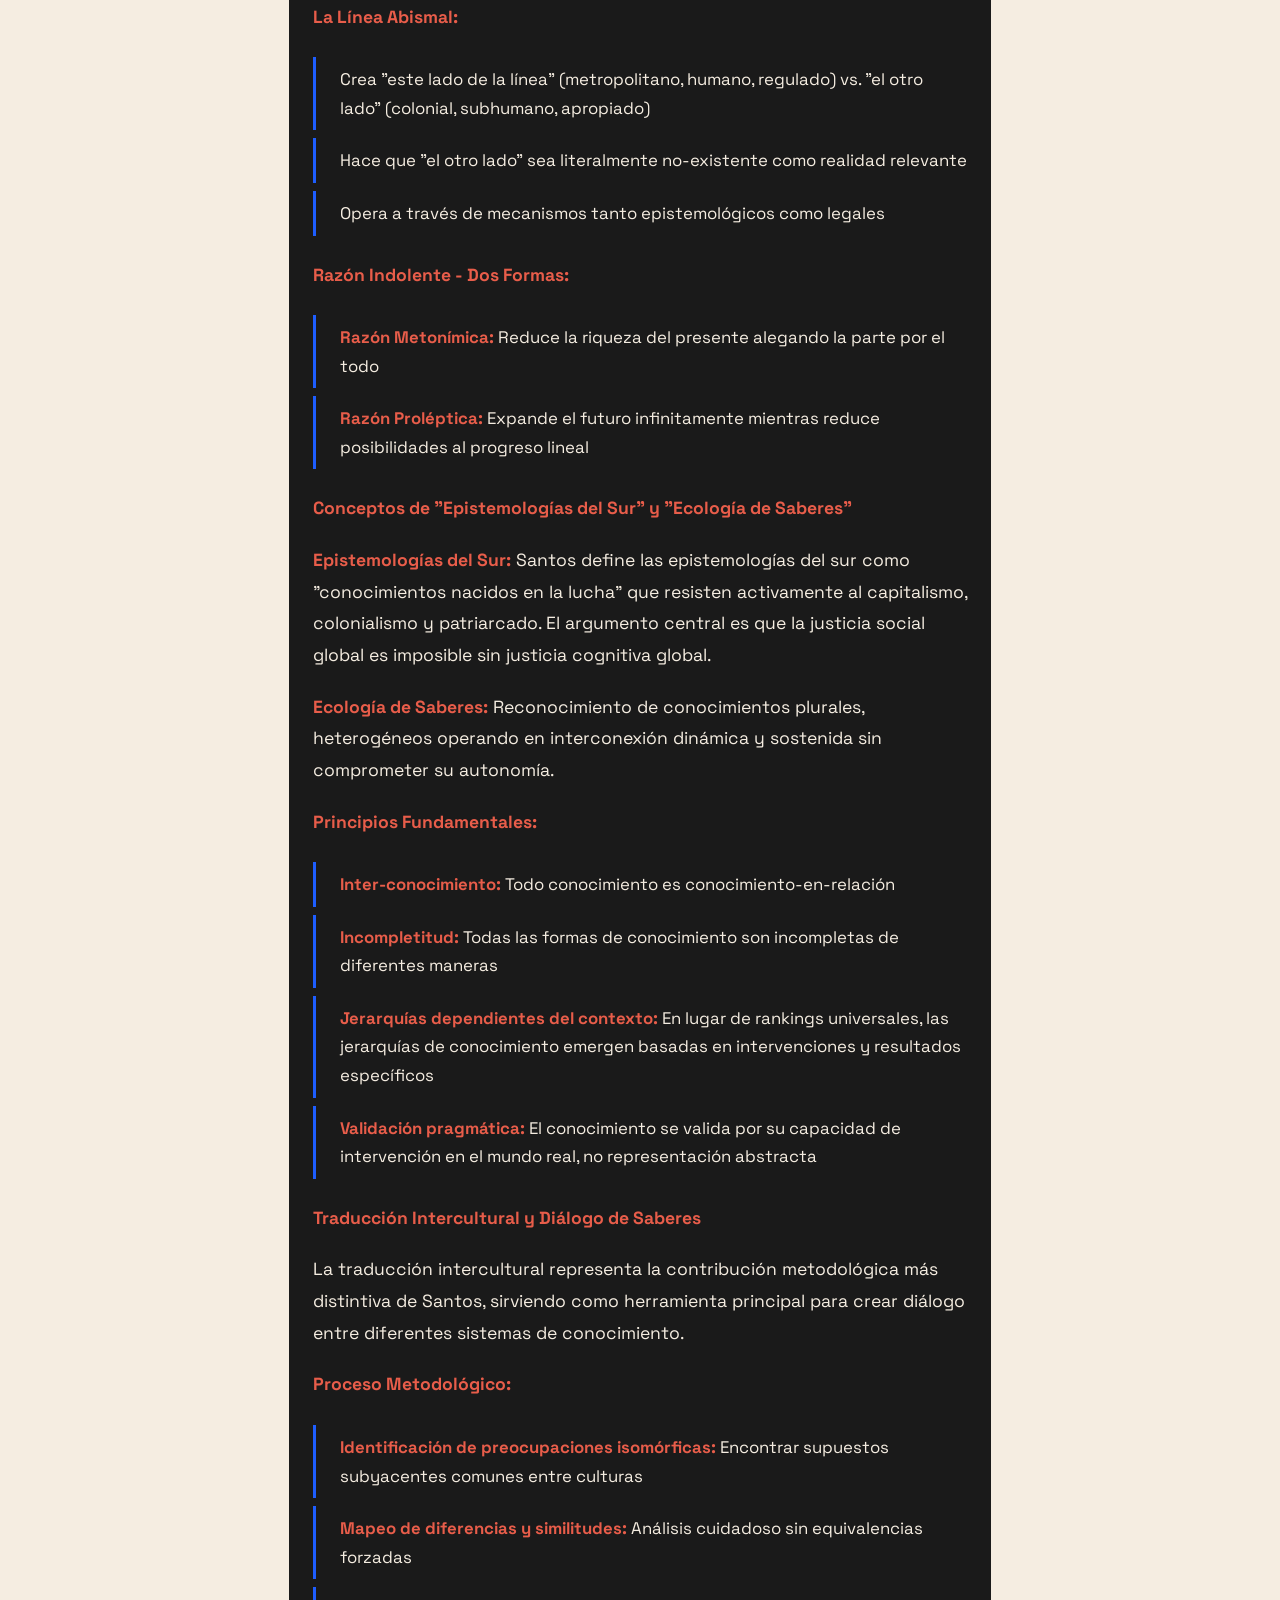
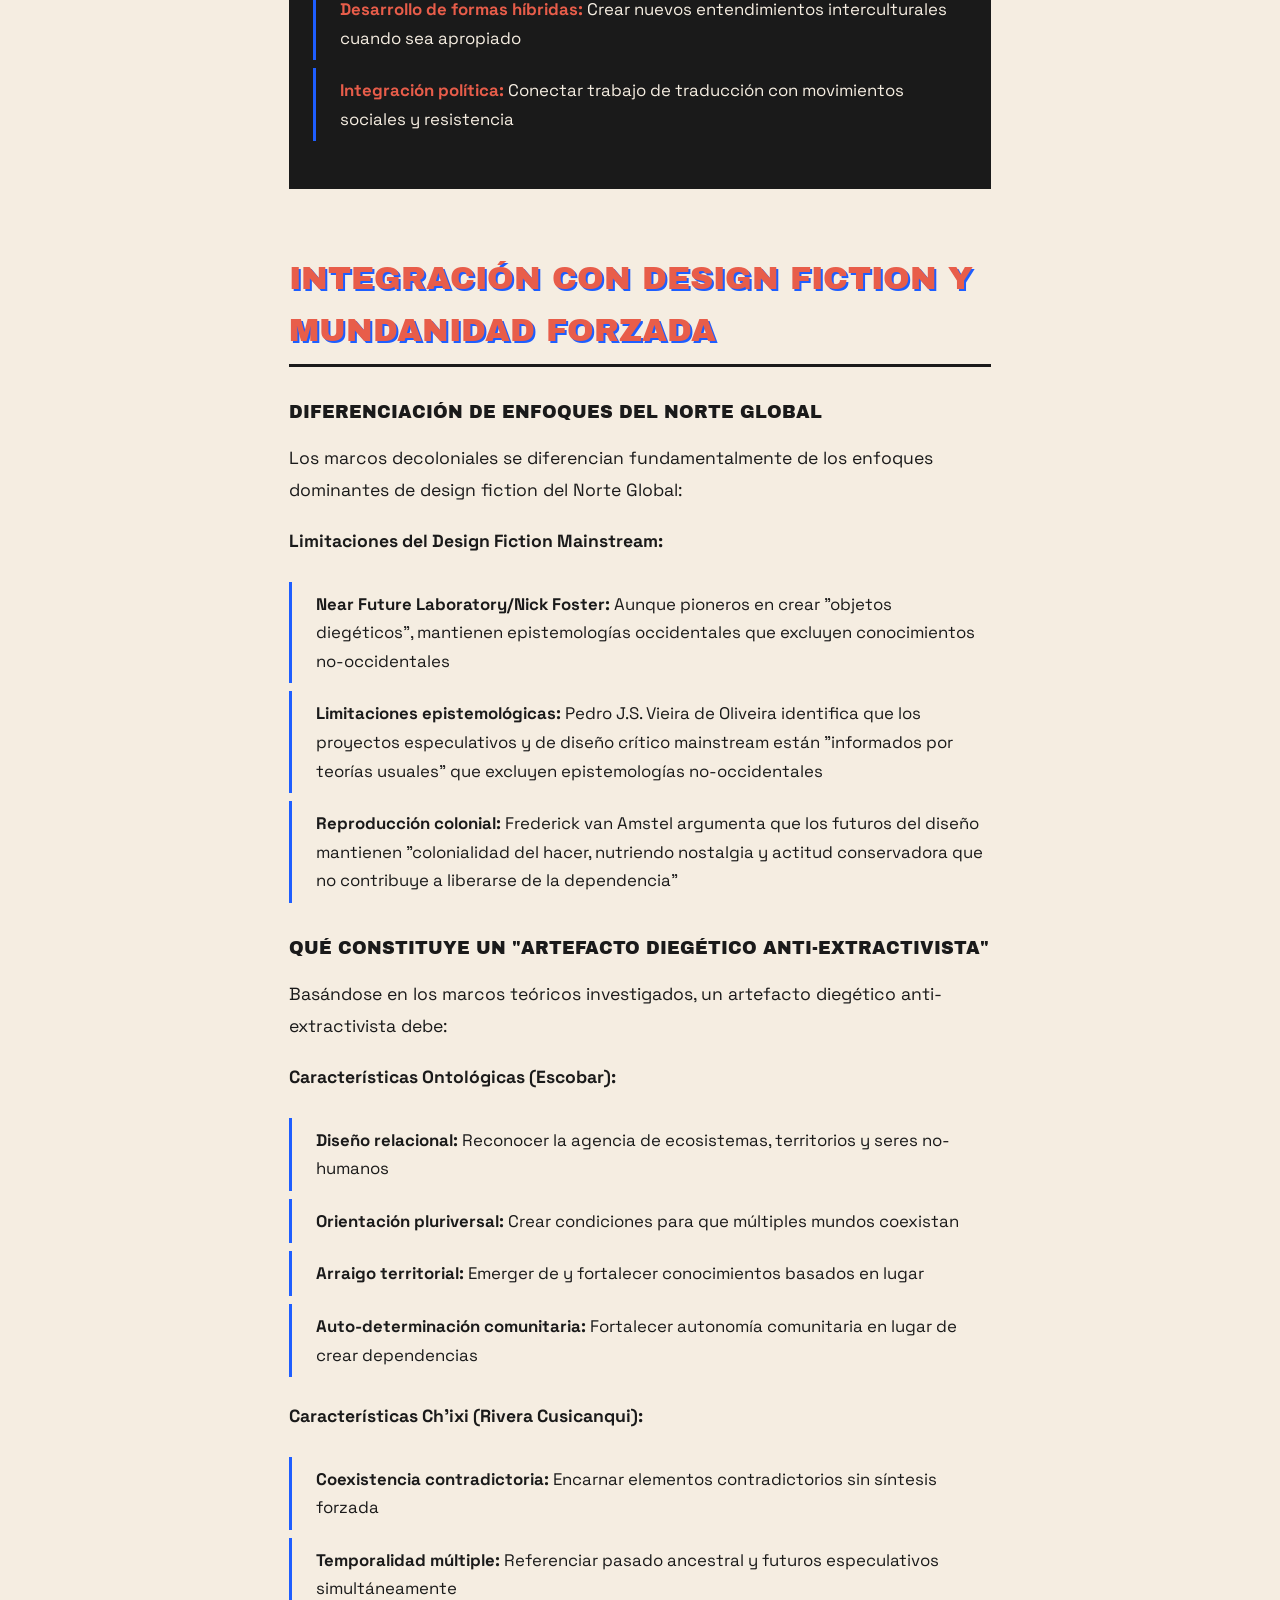
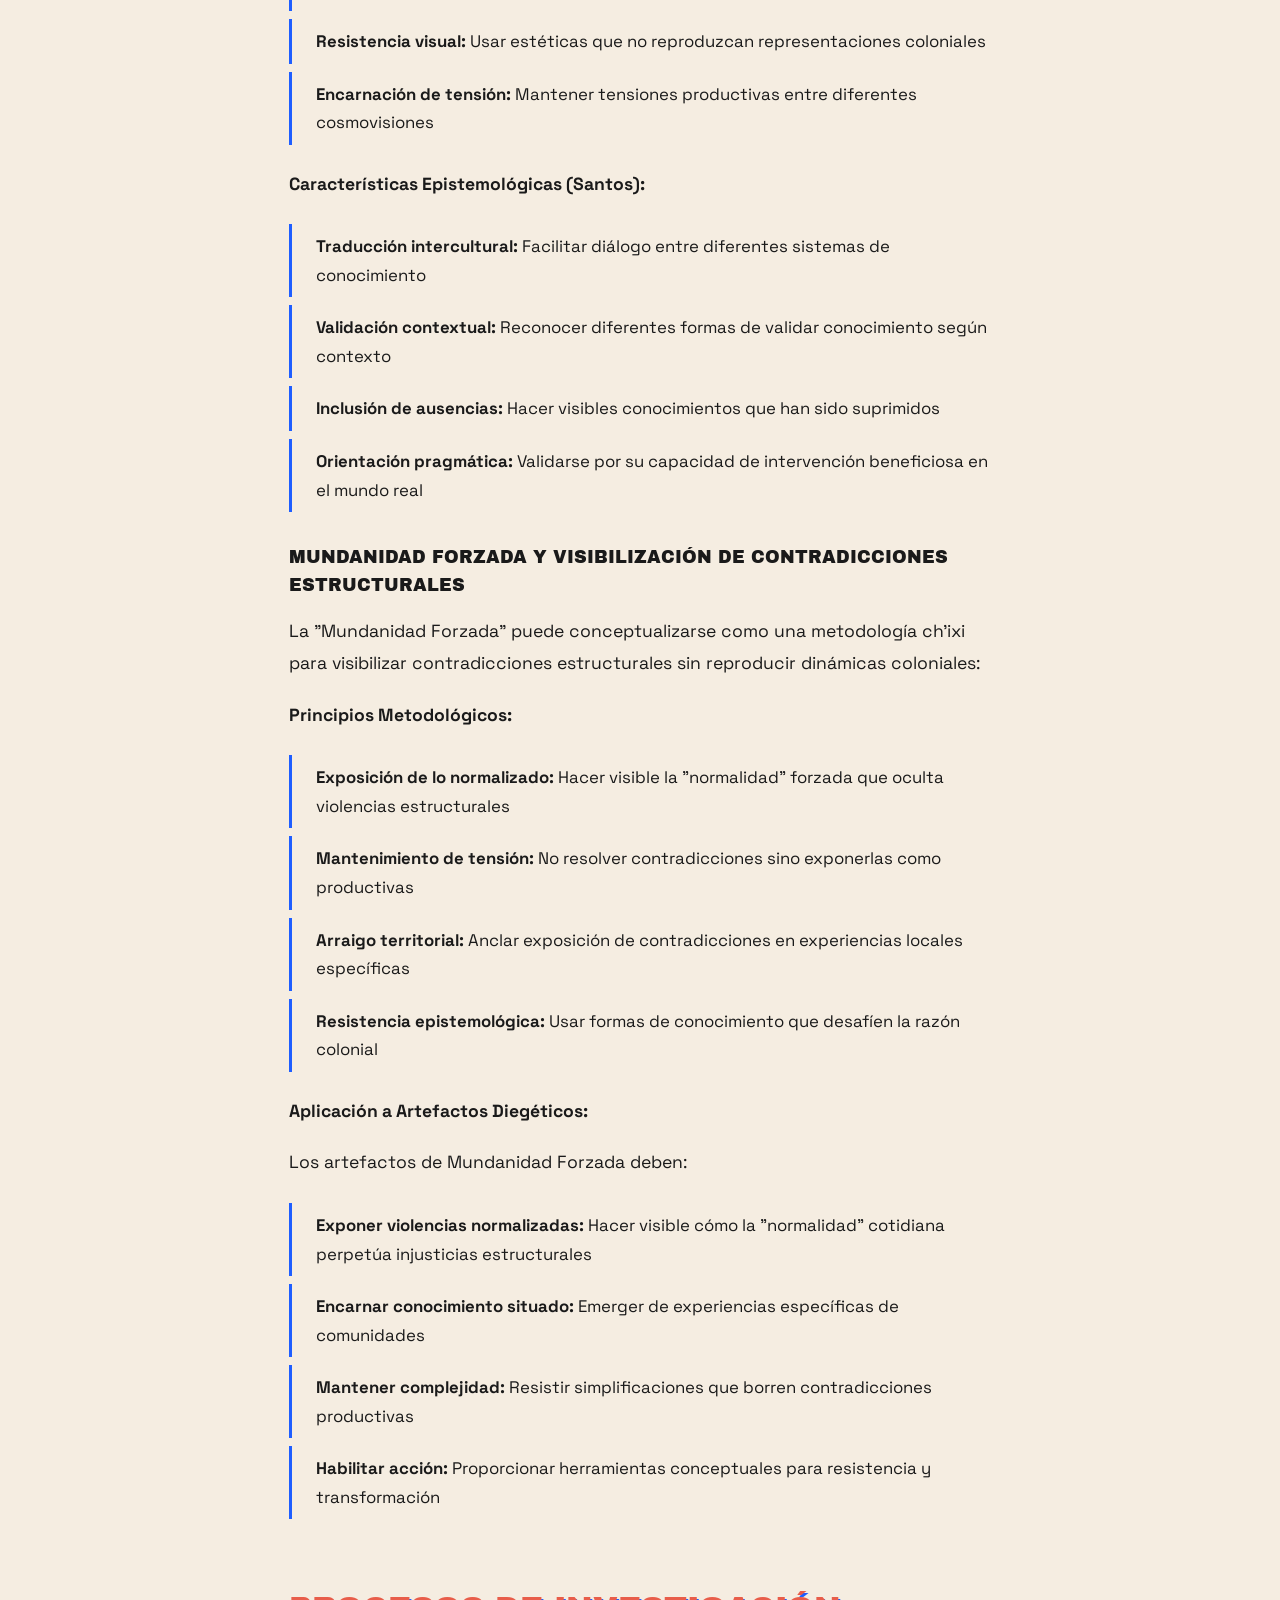
<file: marco/index.html>
<!DOCTYPE html>
<html lang="es">
<head>
  <meta charset="UTF-8">
  <meta name="viewport" content="width=device-width, initial-scale=1.0">
  <meta name="robots" content="index, follow">
  <title>Marco Teórico — Lab de Mundanidad Forzada</title>
  <meta name="description" content="Marco teórico: fundamentación académica de metodologías decoloniales de design fiction latinoamericano.">

  <!-- Canonical -->
  <link rel="canonical" href="https://mundanidadforzada.org/marco/">

  <!-- Open Graph -->
  <meta property="og:type" content="website">
  <meta property="og:url" content="https://mundanidadforzada.org/marco/">
  <meta property="og:title" content="Marco Teórico — Lab de Mundanidad Forzada">
  <meta property="og:description" content="Marco teórico: fundamentación académica de metodologías decoloniales de design fiction latinoamericano.">
  <meta property="og:image" content="https://mundanidadforzada.org/og-image.png?v=4">
  <meta property="og:image:width" content="1200">
  <meta property="og:image:height" content="630">
  <meta property="og:image:alt" content="Lab de Mundanidad Forzada. Mirar hacia los lados, no hacia arriba.">

  <!-- Twitter -->
  <meta name="twitter:card" content="summary_large_image">
  <meta name="twitter:title" content="Marco Teórico — Lab de Mundanidad Forzada">
  <meta name="twitter:description" content="Marco teórico: fundamentación académica de metodologías decoloniales de design fiction latinoamericano.">
  <meta name="twitter:image" content="https://mundanidadforzada.org/og-image.png?v=4">

  <!-- Favicon -->
  <link rel="icon" type="image/svg+xml" href="../favicon.svg">
  <link rel="icon" type="image/png" sizes="32x32" href="../favicon-32.png">
  <link rel="icon" type="image/png" sizes="16x16" href="../favicon-16.png">
  <link rel="apple-touch-icon" href="../apple-touch-icon.png">
  <meta name="theme-color" content="#E85D4A">
  <link rel="preload" href="../fonts/archivo-black-latin-400-normal.woff2" as="font" type="font/woff2" crossorigin>
  <link rel="preload" href="../fonts/space-grotesk-latin-400-normal.woff2" as="font" type="font/woff2" crossorigin>
  <link rel="stylesheet" href="../style.css?v=7">
</head>
<body>
  <a href="#main" class="skip-link">Saltar al contenido</a>

  <div class="noise-overlay" aria-hidden="true"></div>

  <!-- HEADER COMPACTO -->
  <header class="site-header">
    <div class="container">
      <a href="/" class="logo">
        <span>Lab de</span>
        <span>Mundanidad</span>
        <span>Forzada</span>
      </a>
      <nav class="header-nav" aria-label="Principal">
        <a href="/manifiesto/">Manifiesto</a>
        <a href="/red/">La red</a>
        <a href="/practicas/">Prácticas</a>
        <a href="/bitacora/">Bitácora</a>
      </nav>
    </div>
  </header>

  <!-- CONTENIDO PRINCIPAL -->
  <main id="main" class="documento">
    <div class="container container-narrow">

      <h1 class="documento-titulo">Marco Teórico</h1>
      <p class="documento-nota">Documento de fundamentación académica — marcos teóricos decoloniales, metodologías de investigación y casos de estudio que sustentan el laboratorio.</p>

      <!-- INTRODUCCIÓN -->
      <section class="documento-seccion">
        <h2>Lab de Mundanidad Forzada</h2>
        <p>El Lab de Mundanidad Forzada surge como respuesta a un vacío identificado en el panorama global del diseño de futuros y design fiction. Mientras que las metodologías dominantes del campo han sido desarrolladas en contextos anglosajones y europeos, existe una ausencia casi total de marcos conceptuales y metodológicos que emerjan específicamente de realidades latinoamericanas.</p>
        <p>Este laboratorio propone desarrollar metodologías de futurismo que no solo se apliquen a contextos latinoamericanos, sino que emerjan orgánicamente de las formas específicas en que las sociedades latinoamericanas navegan la incertidumbre, la adaptación y la creatividad bajo limitación de recursos.</p>
      </section>

      <!-- ANÁLISIS DEL CONTEXTO ACTUAL -->
      <section class="documento-seccion">
        <h2>Análisis del Contexto Actual</h2>

        <h3>El Vacío en el Futurismo Latinoamericano</h3>
        <p>Un análisis sistemático del panorama global de design fiction y futurismo revela una concentración extraordinaria de instituciones, metodologías y práctica en el Norte Global. Organizaciones como Near Future Laboratory, el Institute for the Future y los trabajos seminales de Dunne &amp; Raby han establecido los marcos conceptuales dominantes del campo.</p>
        <p>En contraste, Latinoamérica presenta un panorama fragmentado con iniciativas aisladas como, por ejemplo, Diagonal en México bajo Jorge Camacho, pero sin instituciones madre, escuelas de pensamiento establecidas o metodologías sistemáticamente desarrolladas que emerjan de experiencias latinoamericanas específicas.</p>
        <p>Esta ausencia no representa falta de necesidad o capacidad, sino una oportunidad histórica para desarrollar enfoques que reflejen formas distintivamente latinoamericanas de entender y navegar el futuro.</p>

        <h3>Limitaciones de los Enfoques Existentes</h3>
        <p>Las metodologías dominantes de design fiction, desarrolladas principalmente en contextos de estabilidad institucional, abundancia de recursos, y marcos regulatorios predecibles, frecuentemente resultan inadecuadas cuando se aplican a realidades caracterizadas por:</p>
        <ul>
          <li>Volatilidad institucional constante</li>
          <li>Economías predominantemente informales</li>
          <li>Necesidad de adaptación creativa como norma cultural</li>
          <li>Sistemas que funcionan a través de redes no oficiales</li>
          <li>Innovación que emerge de la escasez, no de la abundancia</li>
        </ul>
      </section>

      <!-- POR QUÉ LABORATORIO -->
      <section class="documento-seccion">
        <h2>Por Qué "Laboratorio" en Lugar de "Escuela"</h2>
        <p class="subtitulo-seccion">Una Distinción Fundamental</p>

        <h3>La Filosofía del Conocimiento Distribuido</h3>
        <p>La decisión de constituirse como laboratorio en lugar de escuela refleja una diferencia filosófica fundamental sobre cómo se crea, valida y transmite el conocimiento en contextos latinoamericanos. Esta distinción no es meramente semántica, sino que representa dos paradigmas completamente diferentes de trabajo intelectual.</p>
        <p>Una escuela tradicional opera bajo supuestos de conocimiento centralizado donde expertos establecidos transmiten sabiduría codificada a estudiantes que la reciben pasivamente. Este modelo asume jerarquías claras de expertise, currículums predefinidos y procesos de validación institucional que frecuentemente excluyen formas de conocimiento que no se ajustan a marcos académicos occidentales.</p>
        <p>Un laboratorio, en contraste, funciona como espacio de experimentación colaborativa donde el conocimiento emerge a través de procesos de investigación participativa, prototipado conjunto y validación experimental. Los laboratorios reconocen que el expertise puede residir en múltiples lugares y formas, incluyendo conocimiento tácito, saberes informales y experiencias vividas que las instituciones académicas tradicionales frecuentemente no logran capturar o valorar.</p>

        <h3>Resonancia Cultural del Concepto Laboratorio</h3>
        <p>En contextos latinoamericanos, los laboratorios tienen historia como espacios de innovación práctica que combinan experimentación rigurosa con aplicación inmediata a problemas reales. Desde los laboratorios de radio comunitaria que desarrollaron nuevas formas de comunicación popular hasta los labs de innovación social que emergieron durante crisis económicas, la tradición regional entiende los laboratorios como lugares donde la creatividad se combina con la urgencia práctica.</p>
        <p>El Lab de Mundanidad Forzada se inscribe en esta tradición, reconociendo que las metodologías más efectivas para navegar futuros inciertos emergen de la experimentación colectiva con comunidades que ya están desarrollando formas innovadoras de adaptación y supervivencia creativa.</p>

        <h3>Modelo Distribuido versus Centralizado</h3>
        <p>Mientras que las escuelas requieren infraestructura física centralizada, profesorado permanente y sistemas administrativos complejos, los laboratorios pueden operar como redes distribuidas que conectan nodos existentes de conocimiento y experimentación. Esta flexibilidad organizacional es particularmente valiosa en contextos donde la movilidad, la adaptabilidad y la capacidad de respuesta rápida a condiciones cambiantes son características esenciales de supervivencia y prosperidad.</p>
        <p>El Lab de Mundanidad Forzada está diseñado para funcionar como red de practitioners distribuidos geográficamente pero conectados metodológicamente, cada uno contribuyendo desde sus contextos específicos mientras participa en procesos colectivos de desarrollo conceptual y validación experimental.</p>
      </section>

      <!-- MARCO CONCEPTUAL -->
      <section class="documento-seccion">
        <h2>Marco Conceptual del Laboratorio</h2>
        <p class="subtitulo-seccion">Los Cuatro Pilares Metodológicos</p>
        <p>El Lab de Mundanidad Forzada se construye sobre cuatro conceptos interrelacionados que funcionan como pilares metodológicos:</p>

        <article class="pilar-extendido">
          <h3>1. Mundanidad Forzada</h3>
          <p>Este concepto reinterpreta la noción de "futuro mundano" desarrollada por Nick Foster para contextos donde lo aparentemente "mundano" frecuentemente oculta adaptaciones extraordinarias que se han normalizado por necesidad, no por elección.</p>
          <p>La mundanidad forzada reconoce que en contextos latinoamericanos, comportamientos que parecen ordinarios y cotidianos son frecuentemente el resultado de creatividad adaptativa sofisticada que ha sido naturalizada. Cortes de electricidad regulares, sistemas de transporte improvisados o economías de trueque no son simplemente "condiciones precarias", sino ecosistemas complejos de innovación que han desarrollado sus propias lógicas de funcionamiento.</p>
          <p><strong>Implicaciones metodológicas:</strong> Requiere técnicas de investigación que puedan revelar la complejidad oculta detrás de comportamientos aparentemente simples y herramientas de representación que muestren la sofisticación de sistemas que operan fuera de marcos institucionales oficiales.</p>
        </article>

        <article class="pilar-extendido">
          <h3>2. Viveza Criolla</h3>
          <p>Este concepto captura una forma específica de inteligencia práctica que se desarrolla cuando las personas deben resolver problemas sin acceso a recursos o procesos "oficiales". Representa una lógica cultural que prioriza la adaptabilidad, la creatividad bajo presión y la capacidad de encontrar soluciones que funcionan dentro de las limitaciones existentes.</p>
          <p>La viveza criolla no es simplemente "hacer trampa" o "tomar atajos", sino una forma sistemática de innovación que reconoce que los sistemas oficiales frecuentemente no están diseñados para las realidades que las personas enfrentan cotidianamente.</p>
          <p><strong>Implicaciones metodológicas:</strong> Requiere marcos de análisis que puedan identificar y valorar formas de conocimiento informal y metodologías de ideación que trabajen con limitaciones como características generativas, no como obstáculos a superar.</p>
        </article>

        <article class="pilar-extendido">
          <h3>3. Atar Todo con Alambre</h3>
          <p>Este concepto funciona como metodología de prototipado que reconoce que las soluciones "temporales" frecuentemente se vuelven permanentes y que esta temporalidad aparente es una característica valiosa, no un defecto a corregir.</p>
          <p>"Atar todo con alambre" celebra la estética y funcionalidad de objetos y sistemas que muestran evidencia visible de reparación, modificación y adaptación continua. Reconoce que la durabilidad puede emerger de la flexibilidad y la capacidad de transformación, no solo de la robustez de materiales.</p>
          <p><strong>Implicaciones metodológicas:</strong> Requiere técnicas de prototipado que puedan mostrar historias de uso y transformación a través del tiempo y herramientas de representación que incorporen la modificabilidad como característica central del diseño.</p>
        </article>

        <article class="pilar-extendido">
          <h3>4. Diseño Crítico como Revelador</h3>
          <p>El diseño crítico funciona como el elemento unificador que les da propósito y dirección a los otros tres conceptos. Sin embargo, la versión desarrollada en el laboratorio opera de manera diferente al diseño crítico tradicional.</p>
          <p>En lugar de crear extrañamiento a través de lo ajeno, el diseño crítico del Lab de Mundanidad Forzada revela la extraordinaria creatividad y resistencia que ya existen ocultas detrás de lo aparentemente mundano. Provoca reflexión crítica no a través del shock de lo desconocido, sino a través del reconocimiento de la ingeniosidad que las personas ya no ven en sus propias vidas cotidianas.</p>
          <p><strong>Implicaciones metodológicas:</strong> Requiere enfoques que puedan celebrar la creatividad popular sin romantizar la precariedad y técnicas de facilitación que generen reflexión crítica sobre las estructuras sistémicas que hacen necesarias las adaptaciones extraordinarias.</p>
        </article>
      </section>

      <!-- MARCOS TEÓRICOS DECOLONIALES -->
      <section class="documento-seccion">
        <h2>Marcos Teóricos Decoloniales</h2>
        <p>El Lab de Mundanidad Forzada se fundamenta en una síntesis comprensiva de marcos teóricos decoloniales desarrollados por Arturo Escobar, Silvia Rivera Cusicanqui y Boaventura de Sousa Santos, integrados específicamente con el concepto de "Mundanidad Forzada" para informar el desarrollo de metodologías antiextractivistas en design fiction.</p>

        <article class="marco-extendido">
          <h3>1. Arturo Escobar</h3>
          <p><strong>Crítica al Desarrollo Extractivista Occidental</strong></p>
          <p>Escobar desarrolla una crítica ontológica fundamental al extractivismo epistémico en su obra "Designs for the Pluriverse" (2018). Su argumento central sostiene que el diseño occidental perpetúa lo que denomina "diseño ontológico", donde cada acción de diseño tiene implicaciones para la creación de mundos y la producción de vida, trascendiendo la mera resolución funcional de problemas para constituirse en actividades creadoras de mundo.</p>
          <p><strong>Dimensiones del Extractivismo Epistémico en el Diseño:</strong></p>
          <ul>
            <li><strong>Extracción de conocimiento:</strong> El diseño tradicional extrae conocimiento local sin reciprocidad ni reconocimiento</li>
            <li><strong>Modelos centrados en el experto:</strong> Privilegio del conocimiento del diseñador profesional sobre la sabiduría comunitaria</li>
            <li><strong>Supuestos universalistas:</strong> Imposición de principios de diseño occidentales como soluciones universales</li>
            <li><strong>Orientación comercial:</strong> Diseño al servicio de la acumulación capitalista en lugar del bienestar comunitario</li>
          </ul>
          <p><strong>Conceptos de "Diseños para el Pluriverso" y "Ontologías Relacionales"</strong></p>
          <p>El concepto de "diseños para el pluriverso" representa el marco metodológico más desarrollado de Escobar para contrarrestar el extractivismo epistémico. Definido como "un diseño praxis con comunidades que tiene el objetivo de contribuir a su realización como los tipos de entidades que son", este enfoque rechaza fundamentalmente el antropocentrismo del diseño occidental.</p>
          <p><strong>Principios de las Ontologías Relacionales:</strong></p>
          <ul>
            <li><strong>Interdependencia radical:</strong> Todas las entidades están profundamente interrelacionadas sin existencia intrínseca separada</li>
            <li><strong>Rechazo de la división naturaleza/cultura:</strong> Desafío a las separaciones epistemológicas occidentales fundamentales</li>
            <li><strong>Mallas de relaciones:</strong> La realidad entendida como redes de relaciones en lugar de objetos discretos</li>
            <li><strong>Sentipensar:</strong> "Sentir-pensar" que integra razón y emoción, conocimiento y cuidado</li>
          </ul>
          <p><strong>Propuestas Metodológicas para el Diseño Autónomo:</strong></p>
          <ul>
            <li><strong>Auto-diseño comunitario:</strong> Cada comunidad practica el diseño de sí misma</li>
            <li><strong>Reconocimiento del conocimiento local:</strong> El diseño comienza reconociendo a las personas como practicantes de su propio conocimiento</li>
            <li><strong>Sistemas de aprendizaje:</strong> Lo que las comunidades diseñan son sistemas de investigación sobre sí mismas</li>
            <li><strong>Enfoques colaborativos basados en el lugar:</strong> Rechazando objetivos modernizadores comerciales por prácticas arraigadas territorialmente</li>
          </ul>
        </article>

        <article class="marco-extendido">
          <h3>2. Silvia Rivera Cusicanqui</h3>
          <p><strong>El Concepto de "Ch'ixi" y Coexistencia de Contradicciones</strong></p>
          <p>El concepto de "ch'ixi" representa la contribución teórica más significativa de Rivera Cusicanqui al pensamiento decolonial. Derivado de la cosmología aymara, ch'ixi describe "un color que es el producto de yuxtaposición, en pequeños puntos o manchas, de colores opuestos o contrastantes: negro y blanco, rojo y verde". Encarna "la lógica del tercero incluido", algo que es y no es al mismo tiempo.</p>
          <p><strong>Características Clave del Ch'ixi:</strong></p>
          <ul>
            <li><strong>Coexistencia paralela:</strong> A diferencia de la hibridez (que sugiere mezcla infértil), ch'ixi expresa "la coexistencia paralela de múltiples diferencias culturales que no se extinguen sino que se antagonizan y complementan"</li>
            <li><strong>Síntesis no-dialéctica:</strong> Ch'ixi representa "una dialéctica que no culmina en síntesis sino que vive en movimiento permanente"</li>
            <li><strong>Anti-asimilacionista:</strong> Contrasta marcadamente con teorías de multiculturalismo e hibridez que "incorporan y aplanan o distorsionan la diferencia"</li>
          </ul>
          <p><strong>Implicaciones Metodológicas para Design Fiction:</strong></p>
          <ul>
            <li><strong>Pensamiento de diseño no-binario:</strong> Abrazar requisitos de diseño contradictorios sin forzar resolución</li>
            <li><strong>Mantenimiento de tensión:</strong> Entre enfoques tradicionales y modernos sin síntesis forzada</li>
            <li><strong>Futuros especulativos:</strong> Crear futuros que no borren el pasado sino que mantengan tensión entre diferentes cosmovisiones</li>
            <li><strong>Artefactos diegéticos ch'ixi:</strong> Objetos que encarnan múltiples temporalidades simultáneamente</li>
          </ul>
          <p><strong>Críticas a la Colonialidad del Saber y Metodologías Extractivistas</strong></p>
          <p>Rivera Cusicanqui proporciona críticas contundentes de lo que denomina la "economía política del conocimiento", dirigiéndose específicamente a académicos decoloniales norteamericanos por:</p>
          <ul>
            <li>Apropiación de conceptos indígenas sin diálogo significativo con intelectuales indígenas</li>
            <li>Creación de "pirámides sin base" de poder académico que reproducen jerarquías coloniales</li>
            <li>Despolitización del pensamiento indígena al removerlo de sus contextos de movimiento social</li>
            <li>Construcción de "pequeños imperios dentro de imperios" a través de redes de citación y patrocinio académico</li>
          </ul>
          <p><strong>Metodologías de Investigación Indígenas y Sociología de la Imagen</strong></p>
          <p>Historia Oral: Rivera Cusicanqui desarrolló metodologías pioneras a través del Taller de Historia Oral Andina (THOA), fundado en 1983:</p>
          <ul>
            <li>Usa epistemologías aymara y quechua para construir contra-metodologías a la ciencia occidental</li>
            <li>Enfatiza que "las formas orales de historia indígena proporcionan un espacio privilegiado para descubrir las implicaciones profundas y tácticas del orden colonial"</li>
            <li>Incorpora conceptos de tiempo cíclicos en lugar de lineales: "qhip nayr uñtasis sarnaqapxañani" (mirando hacia atrás y adelante para caminar en el presente-futuro)</li>
          </ul>
          <p><strong>Sociología de la Imagen vs. Antropología Visual:</strong></p>
          <ul>
            <li><strong>Antropología visual:</strong> Aplica mirada externa a "otros"; observación con participación como instrumento</li>
            <li><strong>Sociología de imagen:</strong> Auto-observación dentro de ambiente social familiar; participación como presuposición que requiere problematización</li>
          </ul>
        </article>

        <article class="marco-extendido">
          <h3>3. Boaventura de Sousa Santos</h3>
          <p><strong>Crítica a la "Razón Indolente" y Pensamiento Abismal Occidental</strong></p>
          <p>Santos desarrolla el concepto de "pensamiento abismal" como fundamental para su crítica epistemológica, identificando cómo la modernidad occidental opera a través de líneas radicales que dividen la realidad en dos ámbitos.</p>
          <p><strong>La Línea Abismal:</strong></p>
          <ul>
            <li>Crea "este lado de la línea" (metropolitano, humano, regulado) vs. "el otro lado" (colonial, subhumano, apropiado)</li>
            <li>Hace que "el otro lado" sea literalmente no-existente como realidad relevante</li>
            <li>Opera a través de mecanismos tanto epistemológicos como legales</li>
          </ul>
          <p><strong>Razón Indolente - Dos Formas:</strong></p>
          <ul>
            <li><strong>Razón Metonímica:</strong> Reduce la riqueza del presente alegando la parte por el todo</li>
            <li><strong>Razón Proléptica:</strong> Expande el futuro infinitamente mientras reduce posibilidades al progreso lineal</li>
          </ul>
          <p><strong>Conceptos de "Epistemologías del Sur" y "Ecología de Saberes"</strong></p>
          <p><strong>Epistemologías del Sur:</strong> Santos define las epistemologías del sur como "conocimientos nacidos en la lucha" que resisten activamente al capitalismo, colonialismo y patriarcado. El argumento central es que la justicia social global es imposible sin justicia cognitiva global.</p>
          <p><strong>Ecología de Saberes:</strong> Reconocimiento de conocimientos plurales, heterogéneos operando en interconexión dinámica y sostenida sin comprometer su autonomía.</p>
          <p><strong>Principios Fundamentales:</strong></p>
          <ul>
            <li><strong>Inter-conocimiento:</strong> Todo conocimiento es conocimiento-en-relación</li>
            <li><strong>Incompletitud:</strong> Todas las formas de conocimiento son incompletas de diferentes maneras</li>
            <li><strong>Jerarquías dependientes del contexto:</strong> En lugar de rankings universales, las jerarquías de conocimiento emergen basadas en intervenciones y resultados específicos</li>
            <li><strong>Validación pragmática:</strong> El conocimiento se valida por su capacidad de intervención en el mundo real, no representación abstracta</li>
          </ul>
          <p><strong>Traducción Intercultural y Diálogo de Saberes</strong></p>
          <p>La traducción intercultural representa la contribución metodológica más distintiva de Santos, sirviendo como herramienta principal para crear diálogo entre diferentes sistemas de conocimiento.</p>
          <p><strong>Proceso Metodológico:</strong></p>
          <ul>
            <li><strong>Identificación de preocupaciones isomórficas:</strong> Encontrar supuestos subyacentes comunes entre culturas</li>
            <li><strong>Mapeo de diferencias y similitudes:</strong> Análisis cuidadoso sin equivalencias forzadas</li>
            <li><strong>Desarrollo de formas híbridas:</strong> Crear nuevos entendimientos interculturales cuando sea apropiado</li>
            <li><strong>Integración política:</strong> Conectar trabajo de traducción con movimientos sociales y resistencia</li>
          </ul>
        </article>
      </section>

      <!-- INTEGRACIÓN CON DESIGN FICTION -->
      <section class="documento-seccion">
        <h2>Integración con Design Fiction y Mundanidad Forzada</h2>

        <h3>Diferenciación de Enfoques del Norte Global</h3>
        <p>Los marcos decoloniales se diferencian fundamentalmente de los enfoques dominantes de design fiction del Norte Global:</p>
        <p><strong>Limitaciones del Design Fiction Mainstream:</strong></p>
        <ul>
          <li><strong>Near Future Laboratory/Nick Foster:</strong> Aunque pioneros en crear "objetos diegéticos", mantienen epistemologías occidentales que excluyen conocimientos no-occidentales</li>
          <li><strong>Limitaciones epistemológicas:</strong> Pedro J.S. Vieira de Oliveira identifica que los proyectos especulativos y de diseño crítico mainstream están "informados por teorías usuales" que excluyen epistemologías no-occidentales</li>
          <li><strong>Reproducción colonial:</strong> Frederick van Amstel argumenta que los futuros del diseño mantienen "colonialidad del hacer, nutriendo nostalgia y actitud conservadora que no contribuye a liberarse de la dependencia"</li>
        </ul>

        <h3>Qué Constituye un "Artefacto Diegético Anti-Extractivista"</h3>
        <p>Basándose en los marcos teóricos investigados, un artefacto diegético anti-extractivista debe:</p>
        <p><strong>Características Ontológicas (Escobar):</strong></p>
        <ul>
          <li><strong>Diseño relacional:</strong> Reconocer la agencia de ecosistemas, territorios y seres no-humanos</li>
          <li><strong>Orientación pluriversal:</strong> Crear condiciones para que múltiples mundos coexistan</li>
          <li><strong>Arraigo territorial:</strong> Emerger de y fortalecer conocimientos basados en lugar</li>
          <li><strong>Auto-determinación comunitaria:</strong> Fortalecer autonomía comunitaria en lugar de crear dependencias</li>
        </ul>
        <p><strong>Características Ch'ixi (Rivera Cusicanqui):</strong></p>
        <ul>
          <li><strong>Coexistencia contradictoria:</strong> Encarnar elementos contradictorios sin síntesis forzada</li>
          <li><strong>Temporalidad múltiple:</strong> Referenciar pasado ancestral y futuros especulativos simultáneamente</li>
          <li><strong>Resistencia visual:</strong> Usar estéticas que no reproduzcan representaciones coloniales</li>
          <li><strong>Encarnación de tensión:</strong> Mantener tensiones productivas entre diferentes cosmovisiones</li>
        </ul>
        <p><strong>Características Epistemológicas (Santos):</strong></p>
        <ul>
          <li><strong>Traducción intercultural:</strong> Facilitar diálogo entre diferentes sistemas de conocimiento</li>
          <li><strong>Validación contextual:</strong> Reconocer diferentes formas de validar conocimiento según contexto</li>
          <li><strong>Inclusión de ausencias:</strong> Hacer visibles conocimientos que han sido suprimidos</li>
          <li><strong>Orientación pragmática:</strong> Validarse por su capacidad de intervención beneficiosa en el mundo real</li>
        </ul>

        <h3>Mundanidad Forzada y Visibilización de Contradicciones Estructurales</h3>
        <p>La "Mundanidad Forzada" puede conceptualizarse como una metodología ch'ixi para visibilizar contradicciones estructurales sin reproducir dinámicas coloniales:</p>
        <p><strong>Principios Metodológicos:</strong></p>
        <ul>
          <li><strong>Exposición de lo normalizado:</strong> Hacer visible la "normalidad" forzada que oculta violencias estructurales</li>
          <li><strong>Mantenimiento de tensión:</strong> No resolver contradicciones sino exponerlas como productivas</li>
          <li><strong>Arraigo territorial:</strong> Anclar exposición de contradicciones en experiencias locales específicas</li>
          <li><strong>Resistencia epistemológica:</strong> Usar formas de conocimiento que desafíen la razón colonial</li>
        </ul>
        <p><strong>Aplicación a Artefactos Diegéticos:</strong></p>
        <p>Los artefactos de Mundanidad Forzada deben:</p>
        <ul>
          <li><strong>Exponer violencias normalizadas:</strong> Hacer visible cómo la "normalidad" cotidiana perpetúa injusticias estructurales</li>
          <li><strong>Encarnar conocimiento situado:</strong> Emerger de experiencias específicas de comunidades</li>
          <li><strong>Mantener complejidad:</strong> Resistir simplificaciones que borren contradicciones productivas</li>
          <li><strong>Habilitar acción:</strong> Proporcionar herramientas conceptuales para resistencia y transformación</li>
        </ul>
      </section>

      <!-- PROCESOS DE INVESTIGACIÓN -->
      <section class="documento-seccion">
        <h2>Procesos de Investigación Distintivos</h2>
        <p>La metodología de investigación del Lab de Mundanidad Forzada se basa en:</p>
        <ul>
          <li><strong>Etnografía de la adaptación:</strong> técnicas que revelan cómo las personas modifican, reparan y transforman objetos y sistemas para que funcionen en condiciones para las cuales no fueron diseñados.</li>
          <li><strong>Arqueología de la creatividad informal:</strong> métodos para documentar y analizar soluciones que emergen de conocimiento no institucional y redes de apoyo comunitario.</li>
          <li><strong>Cartografía de ecosistemas adaptativos:</strong> herramientas para mapear las redes complejas de relaciones, intercambios y conocimientos que mantienen funcionando sistemas aparentemente simples.</li>
          <li><strong>Prototipado experimental colaborativo:</strong> procesos donde practitioners de diferentes nodos del laboratorio desarrollan conjuntamente artefactos y metodologías que luego se prueban en múltiples contextos.</li>
        </ul>

        <h3>Metodologías Anti-Extractivistas Específicas</h3>
        <p><strong>Protocolo Anti-Extractivista para el Lab:</strong></p>
        <ul>
          <li><strong>Fase de Reconocimiento:</strong> Identificar y honrar sistemas de conocimiento existentes en comunidades colaboradoras</li>
          <li><strong>Fase de Traducción:</strong> Usar metodologías de Santos para crear diálogo entre conocimientos sin jerarquías</li>
          <li><strong>Fase de Co-creación:</strong> Aplicar principios ch'ixi para mantener especificidad cultural mientras se crean objetos híbridos</li>
          <li><strong>Fase de Devolución:</strong> Asegurar que comunidades mantengan control sobre conocimientos y artefactos co-creados</li>
        </ul>
        <p><strong>Salvaguardas Metodológicas:</strong></p>
        <ul>
          <li><strong>Humildad epistémica:</strong> Reconocer limitaciones de paradigmas dominantes de diseño</li>
          <li><strong>Aprendizaje recíproco:</strong> Intercambio mutuo genuino en lugar de extracción unidireccional</li>
          <li><strong>Custodia comunitaria:</strong> Las comunidades locales mantienen control sobre su conocimiento</li>
          <li><strong>Protocolos culturales:</strong> Respetar tradiciones específicas sobre compartir conocimiento</li>
        </ul>
      </section>

      <!-- IMPACTO Y TRANSFORMACIÓN SOCIAL -->
      <section class="documento-seccion">
        <h2>Impacto y Transformación Social</h2>

        <h3>Potencial Transformador</h3>
        <p>La metodología del Lab de Mundanidad Forzada funciona tanto para audiencias del Norte Global como del Sur Global, pero de maneras diferentes y complementarias:</p>
        <p><strong>Para audiencias del Norte Global:</strong> Los artefactos revelan formas de creatividad y resistencia que frecuentemente no reconocen o valoran, cuestionando supuestos sobre "desarrollo", "eficiencia" y "modernidad".</p>
        <p><strong>Para audiencias latinoamericanas:</strong> Los mismos artefactos funcionan como herramientas de revalorización cultural y autorreconocimiento, validando conocimiento local y proporcionando crítica constructiva de políticas públicas inadecuadas.</p>

        <h3>Contribución al Campo Global</h3>
        <p>El laboratorio no busca competir con metodologías existentes, sino expandir el repertorio global de herramientas para el diseño de futuros. Sus contribuciones específicas incluyen:</p>
        <ul>
          <li>Metodologías para trabajar con volatilidad e incertidumbre como condiciones normales</li>
          <li>Técnicas para revelar y valorar formas de innovación informal</li>
          <li>Herramientas para crear futuros que asuman adaptabilidad como característica central</li>
          <li>Enfoques para el diseño crítico que funcionan a través del reconocimiento en lugar del extrañamiento</li>
        </ul>
      </section>

      <!-- PRINCIPIOS ORGANIZATIVOS -->
      <section class="documento-seccion">
        <h2>Principios Organizativos</h2>
        <ul>
          <li><strong>Conocimiento como bien común:</strong> todo el conocimiento desarrollado es compartido abiertamente, estableciendo el laboratorio como recurso colectivo.</li>
          <li><strong>Red distribuida:</strong> en lugar de una institución centralizada, funciona como red de practitioners conectados a través de Latinoamérica y la diáspora.</li>
          <li><strong>Experimentación reflexiva:</strong> aplicación constante de principios críticos a la propia metodología, evitando dogmatismo o institucionalización rígida.</li>
          <li><strong>Validación participativa:</strong> los métodos y resultados se validan a través de la aplicación práctica y feedback de comunidades involucradas, no solo a través de la revisión de pares académicos.</li>
        </ul>
      </section>

      <!-- FUNDAMENTACIÓN ACADÉMICA -->
      <section class="documento-seccion">
        <h2>Fundamentación Académica</h2>
        <p>La investigación documenta un ecosistema académico y profesional emergente en futures studies latinoamericanos, validando la pertinencia de los conceptos propuestos. Los hallazgos confirman una demanda creciente por metodologías decoloniales de futurismo, con iniciativas institucionales consolidadas, marcos teóricos sólidos y precedentes metodológicos exitosos que fundamentan la propuesta del laboratorio.</p>

        <h3>Estado consolidado del futurismo institucional latinoamericano</h3>
        <p>Las universidades latinoamericanas han desarrollado una presencia académica significativa en estudios de futuros que trasciende la experimentación inicial. La UNAM lidera con su programa doctoral internacional "Temporalities of Future", mientras que Argentina consolida expertise con el Prof. Rodrigo Martín Iglesias (UBA-FADU) desarrollando "Futures Design" como matriz teórico-metodológica específica. Colombia aporta con el programa de la Universidad Externado dirigido por Francisco José Mojica y Chile destaca con la Cátedra "Gui Bonsiepe-Chair: Design for Possible Futures" de la UC, que produjo "Design for More-Than-Human Futures" (Routledge, 2024).</p>
        <p>Brasil documenta experimentación práctica con workshops de Diseño Especulativo en universidades públicas, mientras Ecuador propone la asignatura "Diseño para el futuro" en PUCE. Esta distribución geográfica evidencia demanda académica regional real, con más de 1.000 estudiantes graduados entre México, Colombia y LATAM según datos de APF (Association of Professional Futurists).</p>
        <p>Los proyectos específicos identificados incluyen "Xenofuturism. Decolonial Future Figurations" (UBA), "Victoria de septiembre" sobre ucronías tecnológicas chilenas y el proyecto CyberSyn revival que conecta diseño especulativo con historia tecnológica latinoamericana. Estos casos demuestran capacidad regional para generar narrativas futuras culturalmente específicas.</p>

        <h3>Validación teórica de los conceptos marco propuestos</h3>
        <p><strong>Viveza criolla como epistemología adaptativa</strong></p>
        <p>La literatura académica valida "viveza criolla" como fenómeno sociocultural documentado por Julio Mafud ("Psicología de la viveza criolla", ISBN: 9789509495029) y Jordi Santiago Flores, definido como "depredación oportunista... prontitud para obtener máximo provecho a la mínima oportunidad" presente en Argentina, Uruguay, Colombia, Ecuador, Perú y Venezuela. La conexión con "jeitinho brasileiro" y "malicia indígena" colombiana evidencia patrones regionales transversales.</p>
        <p>Crucialmente, los hallazgos conectan viveza criolla con repair studies de Steven Jackson, quien argumenta que "la reparación llena el momento de esperanza y temor en el que se construyen puentes entre mundos antiguos y mundos nuevos." (Jackson, "Rethinking Repair", p. 223). Ambos conceptos valorizan el conocimiento tácito del adaptador/reparador y emergen de condiciones de precariedad, validando el marco conceptual de "atar todo con alambre" como epistemología legítima.</p>
        <p><strong>Mundanidad forzada vs. Futuro Mundano</strong></p>
        <p>Near Future Laboratory define el "futuro mundano" como metodología que "lleva la ficción del diseño a la experiencia normal, ordinaria y cotidiana del usuario" mediante artefactos familiares. El concepto de "mundanidad forzada" propuesto encuentra resonancia académica en literatura sobre innovación bajo restricciones, donde "Jugaad innovation" se define como el "acto valiente de improvisar una solución eficaz con los limitados recursos disponibles" (Radjou, Prabhu, Ahuja).</p>
        <p>La diferencia crítica radica en que mientras mundane futures del Norte Global eligen lo cotidiano como estrategia estética, la mundanidad latinoamericana es estructuralmente impuesta, generando formas específicas de creatividad popular que la literatura sobre informal economy documenta extensivamente.</p>

        <h3>Precedentes metodológicos exitosos para contextos latinoamericanos</h3>
        <p><strong>Metodologías adaptadas a volatilidad económica</strong></p>
        <p>La investigación documenta marcos metodológicos específicamente diseñados para la volatilidad que validan la pertinencia del contexto latinoamericano. El "Decolonizing Futures Practice Framework" (Jae, 2023) explícitamente rechaza "enfoques lineales colonizadores como Delphi, 2x2 Uncertainty Matrix, trend extrapolations" favoreciendo "heterogeneidad metodológica" y "diseño participativo".</p>
        <p>El caso Indonesia Adaptation Pathways (Butler et al., 2016) demuestra aplicación exitosa de backcasting desde visiones aspiracionales en contextos de "factores inmediatos y sistémicos de vulnerabilidad", mientras que el UN Futures Lab Global South Report (2025) documenta 14 casos donde "las herramientas de previsión [foresight] consideran los choques económicos recurrentes" y "enfoques liderados por la comunidad que no dependen de una infraestructura estable".</p>
        <p><strong>Casos latinoamericanos específicos validados</strong></p>
        <p>Medellín Social Urbanism emerge como precedente metodológico crucial: una transformación de la "ciudad más peligrosa del mundo" mediante el "urbanismo social" donde "la arquitectura nunca es una barrera para la interacción humana". El programa dedicó más del 50% del presupuesto al desarrollo (vs 25% regional típico) y generó un modelo replicado regionalmente, demostrando la viabilidad de metodologías adaptadas a contextos de alta volatilidad.</p>
        <p>El Laboratorio para la Ciudad (México, 2013-2018) documenta el primer laboratorio gubernamental latinoamericano con equipos multidisciplinares (promedio de edad 29 años) que desarrollaron una "incubación de innovación cívica" mediante seis ejes específicamente adaptados a una megaciudad latinoamericana.</p>

        <h3>Casos de estudio que demuestran principios sistematizables</h3>
        <p><strong>Sistemas adaptativos exitosos</strong></p>
        <p>Los colectivos de Buenos Aires (400 líneas, 91 empresas, 136 líneas operativas) demuestran "desarrollo orgánico y descentralizado adaptado a demandas locales" con "flexibilidad de rutas basada en patrones de movilidad reales". Las combis de Lima atienden 75% de la población limeña mediante "autoorganización empresarial informal pero efectiva" con "operación flexible sin paradas fijas establecidas".</p>
        <p>Estos casos validan los principios teóricos identificados: adaptación incremental, autoorganización efectiva, economías circulares, redes horizontales, hibridación tecnológica y escalabilidad orgánica. Los sistemas funcionan precisamente porque integran los conceptos de viveza criolla, repair thinking y mundanidad forzada en soluciones sistemáticamente efectivas.</p>
        <p><strong>Gestión comunitaria como modelo</strong></p>
        <p>Las 145.000 organizaciones comunitarias de agua latinoamericanas gestionan recursos para 70 millones de personas mediante "autogobierno democrático", "gestión técnica comunitaria" y "tarifas solidarias con reinversión local". La Cooperativa Hospital Champa (Chile) combina "tecnología de potabilización con control de más de 60 parámetros" con "gestión profesional modelo cooperativo", demostrando integración exitosa de alta tecnología con gestión social.</p>
        <p>Estos casos documentan capacidad regional para crear "infraestructura distribuida" que podría informar sistemas de recursos autoorganizados y resilientes, validando la aplicabilidad de metodologías de futures studies específicamente adaptadas.</p>
      </section>

      <!-- CONCLUSIONES -->
      <section class="documento-seccion">
        <h2>Conclusiones</h2>
        <p>El Lab de Mundanidad Forzada representa una oportunidad histórica para desarrollar metodologías de diseño de futuros que emerjan orgánicamente de realidades latinoamericanas, proporcionando tanto herramientas prácticas para la transformación social como contribuciones valiosas al campo global del futurismo.</p>
        <p>Su éxito depende no de la competencia con instituciones existentes, sino del desarrollo riguroso de capacidades distintivas que permitan abordar desafíos que las metodologías tradicionales no pueden resolver adecuadamente.</p>
        <p>El momento para esta iniciativa es propicio: el cambio climático y la creciente volatilidad global están haciendo que condiciones tradicionalmente "latinoamericanas" de incertidumbre y adaptación se vuelvan universales, aumentando la relevancia global de metodologías desarrolladas para navegar estos contextos.</p>
        <p>El laboratorio funciona como catalizador de conocimiento existente más que como creador ex nihilo, conectando nodos de experimentación dispersos bajo un marco metodológico compartido que permita amplificar y sistematizar las innovaciones que ya están emergiendo en múltiples lugares de la región.</p>
      </section>

      <!-- SÍNTESIS -->
      <section class="documento-seccion">
        <h2>Síntesis de Marcos Teóricos</h2>
        <p>La integración de los marcos teóricos de Escobar, Rivera Cusicanqui, y Santos proporciona una base teórica robusta para desarrollar metodologías anti-extractivistas:</p>
        <p><strong>Contribuciones Complementarias:</strong></p>
        <ul>
          <li><strong>Escobar:</strong> Proporciona frameworks ontológicos para diseño relacional y crítica estructural del extractivismo</li>
          <li><strong>Rivera Cusicanqui:</strong> Ofrece metodologías específicas para manejar contradicción y desarrollar investigación visual no-extractiva</li>
          <li><strong>Santos:</strong> Aporta herramientas epistemológicas para traducción intercultural y co-creación de conocimientos</li>
        </ul>
        <p><strong>Aportes Únicos para Design Fiction Decolonial:</strong></p>
        <p>Este marco integrado ofrece contribuciones distintivas al campo emergente de design fiction decolonial:</p>
        <p><strong>Novedad Teórica:</strong></p>
        <ul>
          <li><strong>Mundanidad Forzada como metodología ch'ixi:</strong> Aplicación específica de conceptos aymara a visibilización de contradicciones estructurales</li>
          <li><strong>Integración de tres marcos decoloniales:</strong> Síntesis coherente de ontología (Escobar), metodología (Rivera Cusicanqui), y epistemología (Santos)</li>
          <li><strong>Artefactos diegéticos anti-extractivistas:</strong> Desarrollo de criterios específicos para objetos especulativos que no reproduzcan dinámicas coloniales</li>
        </ul>
        <p><strong>Contribución Práctica:</strong> Los frameworks desarrollados proporcionan herramientas concretas para crear design fiction que genuinamente sirva a procesos de descolonización, ofreciendo alternativas viables a enfoques extractivistas dominantes mientras mantiene rigor metodológico y relevancia práctica para comunidades colaboradoras.</p>
      </section>

      <a href="#main" class="volver-arriba">↑ Volver arriba</a>

    </div>
  </main>

  <!-- FOOTER -->
  <footer class="site-footer">
    <div class="container">
      <a href="mailto:nicolas.bronzina@gmail.com" class="footer-cta">Charlemos →</a>
      <p class="footer-redes">
        <a href="https://www.instagram.com/labmundanidadforzada/" target="_blank" rel="noopener noreferrer">Instagram</a>
        <a href="https://www.linkedin.com/company/108845994/" target="_blank" rel="noopener noreferrer">LinkedIn</a>
      </p>
      <p class="fundacion">Est. 2025</p>
      <p class="remiendo">Último remiendo: <time datetime="2026-09-18">18 de septiembre de 2026</time>. <a href="https://github.com/nbronzina/LAB/commits/HEAD/marco/index.html">Ver historial</a></p>
    </div>
  </footer>

</body>
</html>
</file>
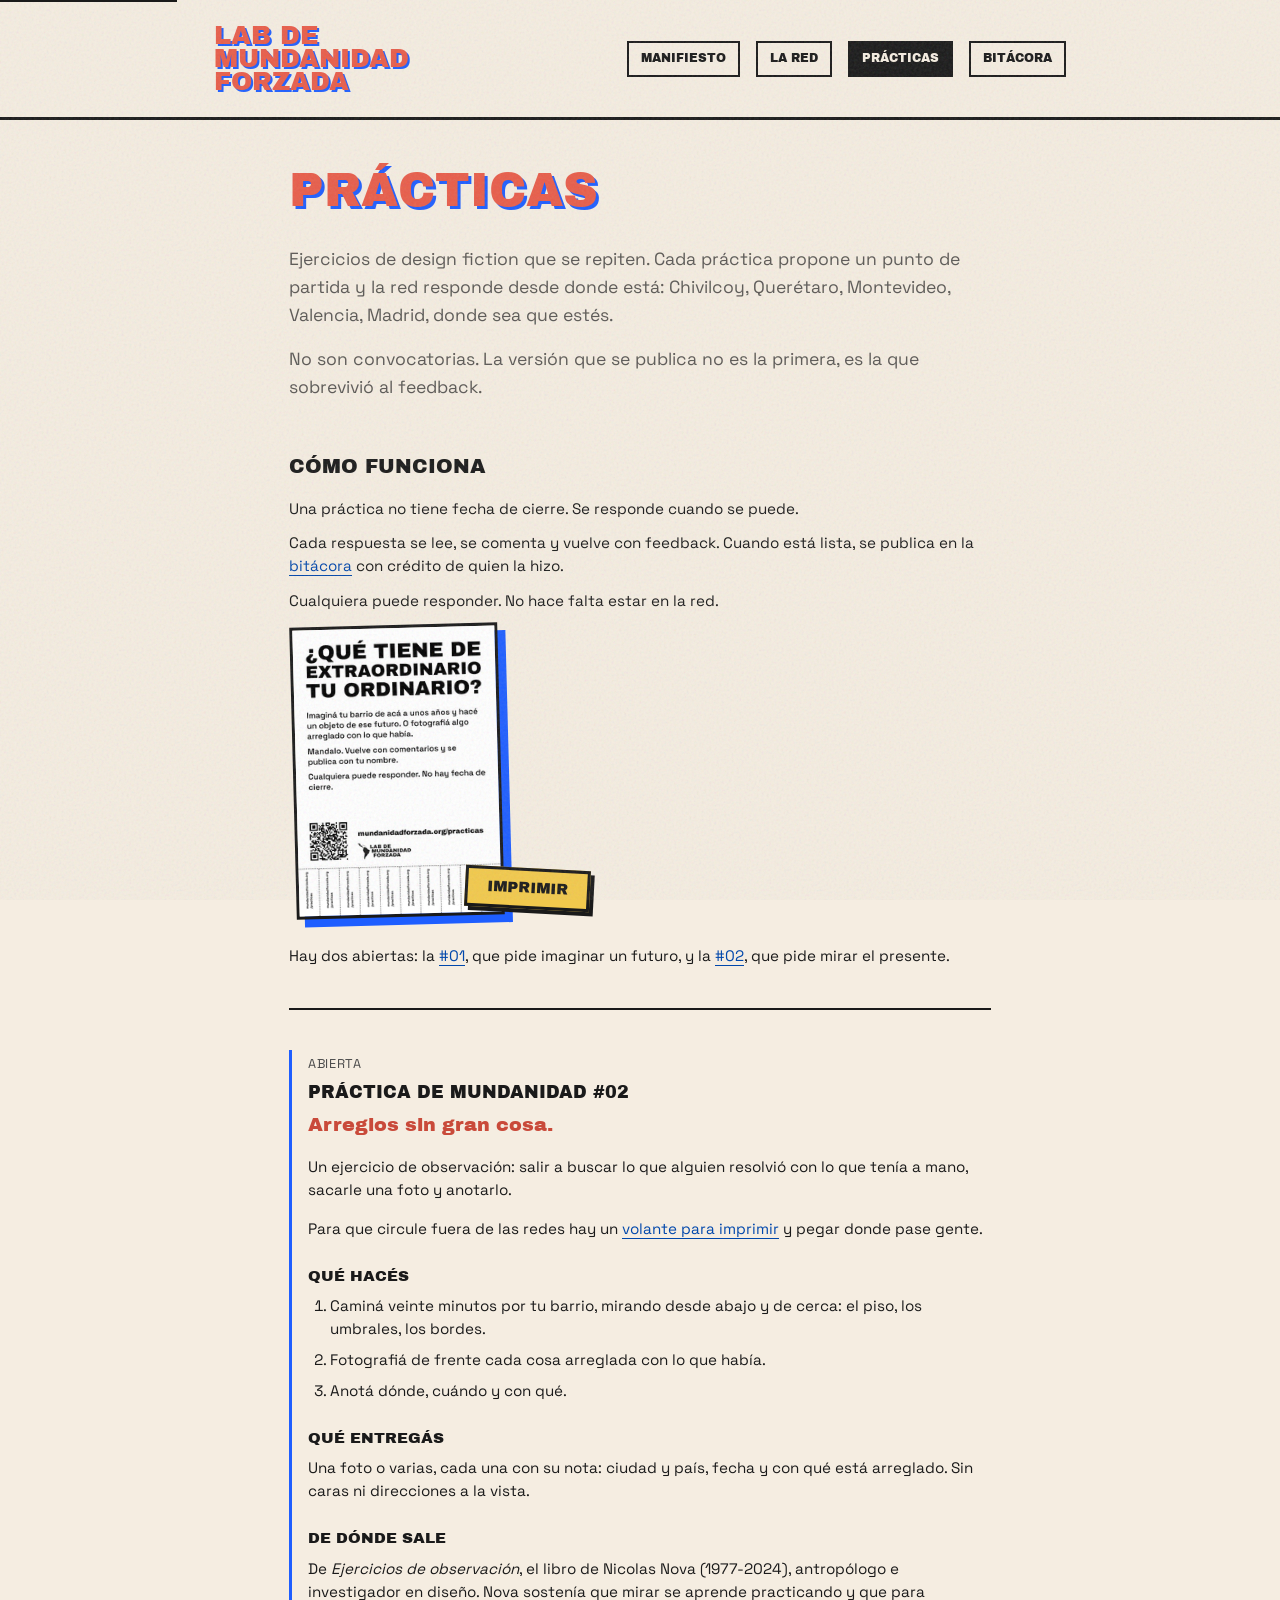
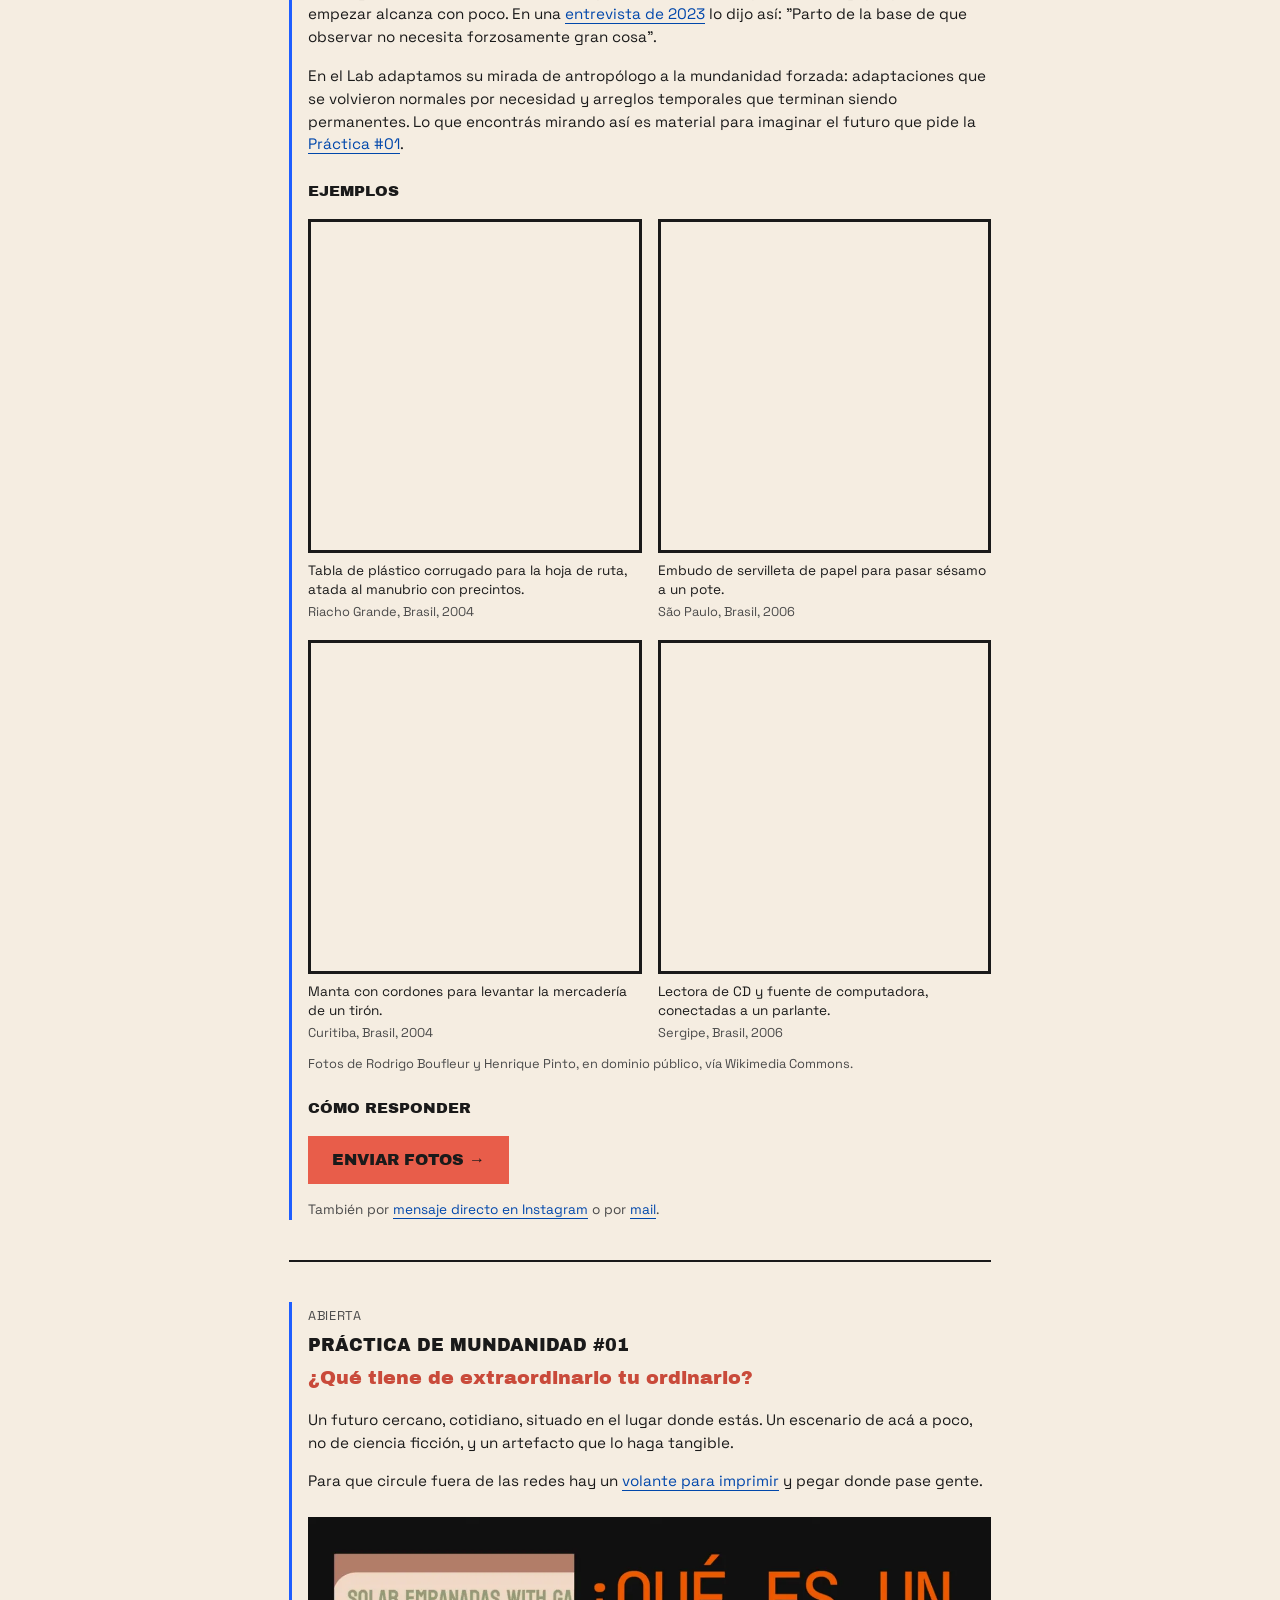
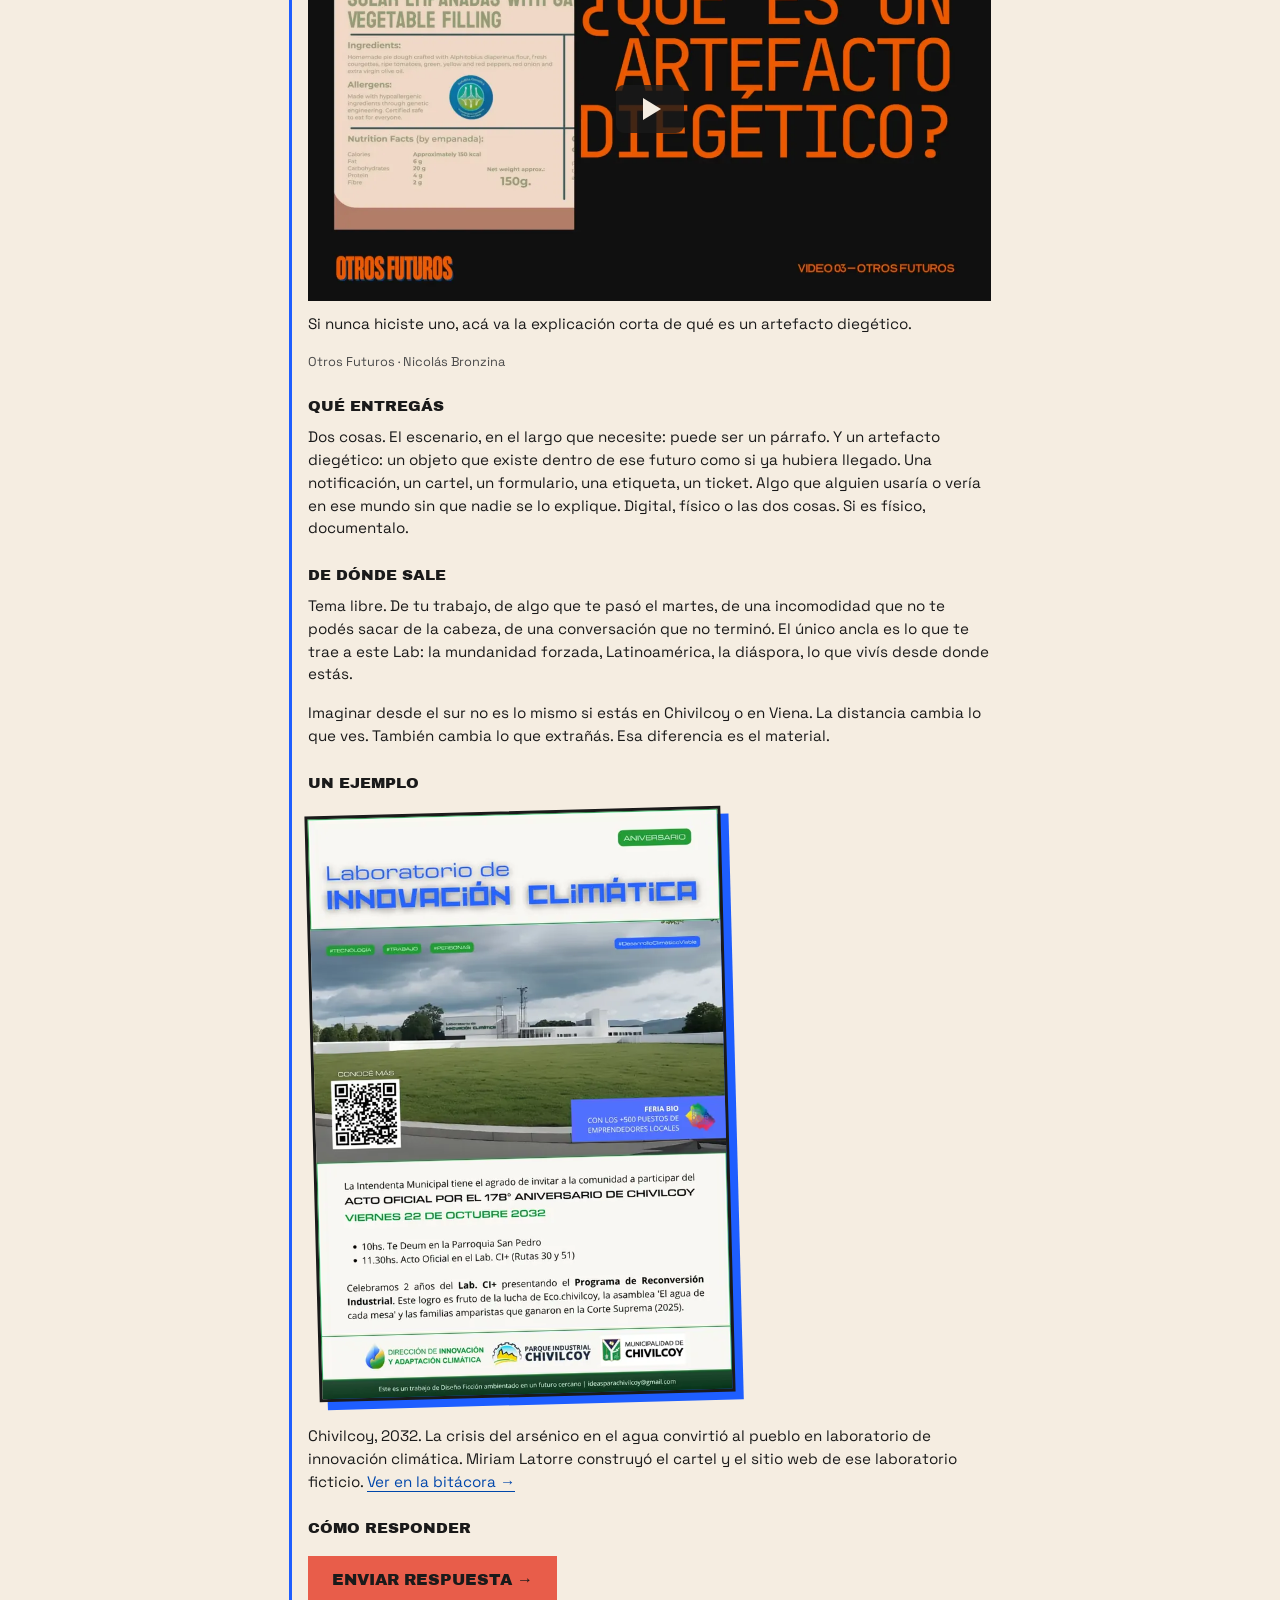
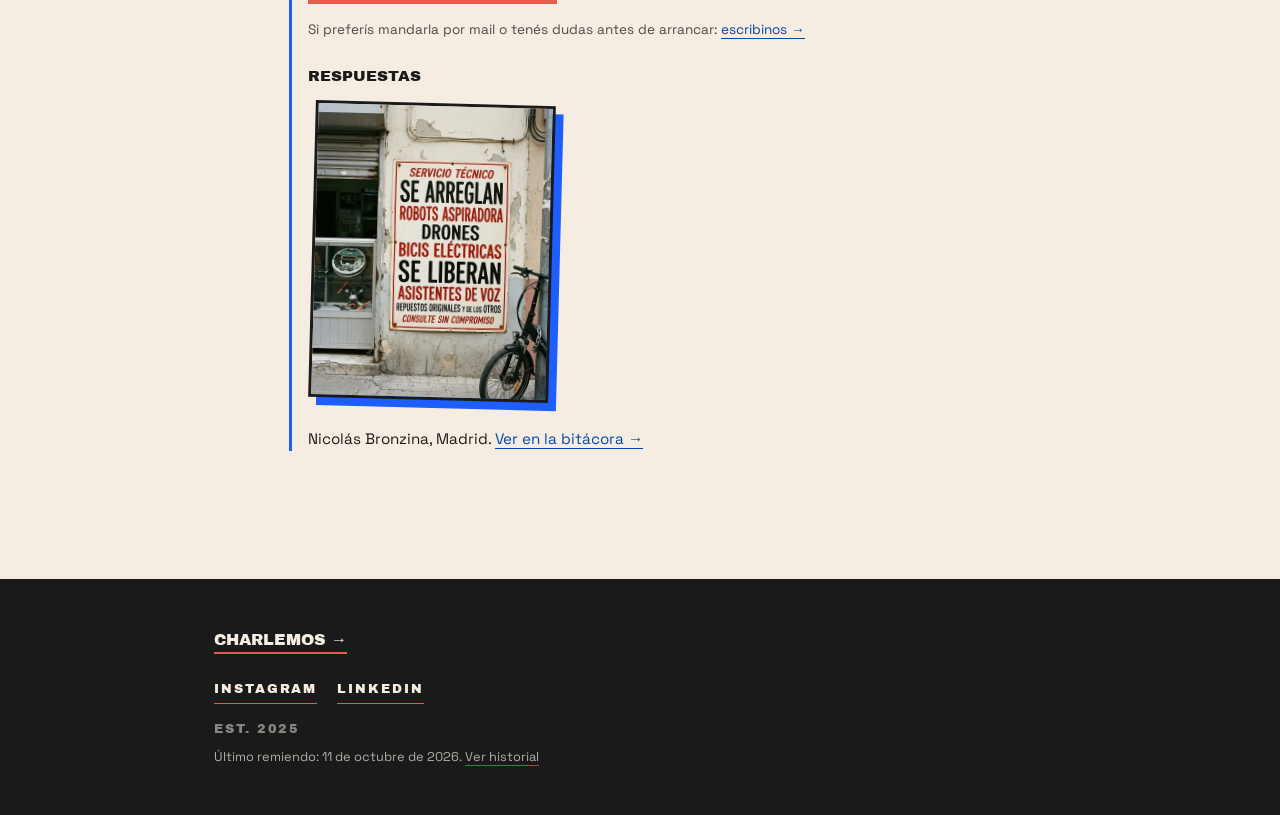
<file: practicas/index.html>
<!DOCTYPE html>
<html lang="es">
<head>
  <meta charset="UTF-8">
  <meta name="viewport" content="width=device-width, initial-scale=1.0">
  <meta name="robots" content="index, follow">
  <title>Prácticas — Lab de Mundanidad Forzada</title>
  <meta name="description" content="Ejercicios de design fiction que se repiten. Cada práctica propone un punto de partida y la red responde desde donde está.">

  <!-- Canonical -->
  <link rel="canonical" href="https://mundanidadforzada.org/practicas/">

  <!-- Open Graph -->
  <meta property="og:type" content="website">
  <meta property="og:url" content="https://mundanidadforzada.org/practicas/">
  <meta property="og:title" content="Prácticas — Lab de Mundanidad Forzada">
  <meta property="og:description" content="Ejercicios de design fiction que se repiten. Cada práctica propone un punto de partida y la red responde desde donde está.">
  <meta property="og:image" content="https://mundanidadforzada.org/og-image.png?v=4">
  <meta property="og:image:width" content="1200">
  <meta property="og:image:height" content="630">
  <meta property="og:image:alt" content="Lab de Mundanidad Forzada. Mirar hacia los lados, no hacia arriba.">

  <!-- Twitter -->
  <meta name="twitter:card" content="summary_large_image">
  <meta name="twitter:title" content="Prácticas — Lab de Mundanidad Forzada">
  <meta name="twitter:description" content="Ejercicios de design fiction que se repiten. Cada práctica propone un punto de partida y la red responde desde donde está.">
  <meta name="twitter:image" content="https://mundanidadforzada.org/og-image.png?v=4">

  <!-- Favicon -->
  <link rel="icon" type="image/svg+xml" href="../favicon.svg">
  <link rel="icon" type="image/png" sizes="32x32" href="../favicon-32.png">
  <link rel="icon" type="image/png" sizes="16x16" href="../favicon-16.png">
  <link rel="apple-touch-icon" href="../apple-touch-icon.png">
  <meta name="theme-color" content="#E85D4A">
  <link rel="preload" href="../fonts/archivo-black-latin-400-normal.woff2" as="font" type="font/woff2" crossorigin>
  <link rel="preload" href="../fonts/space-grotesk-latin-400-normal.woff2" as="font" type="font/woff2" crossorigin>
  <link rel="stylesheet" href="../style.css?v=7">
</head>
<body class="pagina">
  <a href="#main" class="skip-link">Saltar al contenido</a>

  <div class="noise-overlay" aria-hidden="true"></div>

  <!-- HEADER COMPACTO -->
  <header class="site-header">
    <div class="container">
      <a href="/" class="logo">
        <span>Lab de</span>
        <span>Mundanidad</span>
        <span>Forzada</span>
      </a>
      <nav class="header-nav" aria-label="Principal">
        <a href="/manifiesto/">Manifiesto</a>
        <a href="/red/">La red</a>
        <a href="/practicas/" aria-current="page">Prácticas</a>
        <a href="/bitacora/">Bitácora</a>
      </nav>
    </div>
  </header>

  <!-- CONTENIDO -->
  <main id="main" class="pagina-contenido">
    <div class="container container-narrow">

      <h1 class="pagina-titulo">Prácticas</h1>
      <p class="pagina-intro">
        Ejercicios de design fiction que se repiten. Cada práctica propone un punto de partida y la red responde desde donde está: Chivilcoy, Querétaro, Montevideo, Valencia, Madrid, donde sea que estés.
      </p>
      <p class="pagina-intro pagina-intro-sigue">
        No son convocatorias. La versión que se publica no es la primera, es la que sobrevivió al feedback.
      </p>

      <!-- CÓMO FUNCIONA -->
      <section class="practica-como-funciona">
        <h2 class="practica-seccion-titulo">Cómo funciona</h2>
        <p>Una práctica no tiene fecha de cierre. Se responde cuando se puede.</p>
        <p>Cada respuesta se lee, se comenta y vuelve con feedback. Cuando está lista, se publica en la <a href="/bitacora/">bitácora</a> con crédito de quien la hizo.</p>
        <p>Cualquiera puede responder. No hace falta estar en la red.</p>
        <div class="practica-volante">
          <a href="/practicas/volante/" class="artefacto-pieza">
            <img src="../img/volante-practicas-240.webp" srcset="../img/volante-practicas-240.webp 240w, ../img/volante-practicas-480.webp 480w" sizes="13rem" alt="Volante: ¿Qué tiene de extraordinario tu ordinario?, con la consigna, un código QR y tiras para arrancar." width="480" height="679" loading="lazy" decoding="async">
          </a>
          <a href="/practicas/volante/" class="practica-imprimir">Imprimir<span class="solo-lector"> el volante</span></a>
        </div>
        <p>Hay dos abiertas: la <a href="#practica-01">#01</a>, que pide imaginar un futuro, y la <a href="#practica-02">#02</a>, que pide mirar el presente.</p>
      </section>

      <hr class="practica-separador">

      <!-- PRÁCTICA #02: ejercicio de observación a partir de Nicolas Nova. Ver DECISIONS.md, octubre 2026 -->
      <article class="practica" id="practica-02">
        <span class="entry-date">Abierta</span>
        <h2 class="entry-title">Práctica de mundanidad #02</h2>

        <div class="entry-description">
          <p class="practica-lead">Arreglos sin gran cosa.</p>
          <p>Un ejercicio de observación: salir a buscar lo que alguien resolvió con lo que tenía a mano, sacarle una foto y anotarlo.</p>
          <p>Para que circule fuera de las redes hay un <a href="/practicas/volante/">volante para imprimir</a> y pegar donde pase gente.</p>

          <h3 class="practica-subtitulo">Qué hacés</h3>
          <ol class="practica-pasos">
            <li>Caminá veinte minutos por tu barrio, mirando desde abajo y de cerca: el piso, los umbrales, los bordes.</li>
            <li>Fotografiá de frente cada cosa arreglada con lo que había.</li>
            <li>Anotá dónde, cuándo y con qué.</li>
          </ol>

          <h3 class="practica-subtitulo">Qué entregás</h3>
          <p>Una foto o varias, cada una con su nota: ciudad y país, fecha y con qué está arreglado. Sin caras ni direcciones a la vista.</p>

          <h3 class="practica-subtitulo">De dónde sale</h3>
          <p>De <cite>Ejercicios de observación</cite>, el libro de Nicolas Nova (1977-2024), antropólogo e investigador en diseño. Nova sostenía que mirar se aprende practicando y que para empezar alcanza con poco. En una <a href="https://head.hesge.ch/issue/publications/exercices-dobservation-julie-enckell-julliard-nicolas-nova" target="_blank" rel="noopener noreferrer">entrevista de 2023</a> lo dijo así: "Parto de la base de que observar no necesita forzosamente gran cosa".</p>
          <p>En el Lab adaptamos su mirada de antropólogo a la mundanidad forzada: adaptaciones que se volvieron normales por necesidad y arreglos temporales que terminan siendo permanentes. Lo que encontrás mirando así es material para imaginar el futuro que pide la <a href="#practica-01">Práctica #01</a>.</p>

          <h3 class="practica-subtitulo">Ejemplos</h3>
          <ul class="practica-tipologia">
            <li>
              <figure>
                <img src="../img/arreglo-bicicleta-320.webp" srcset="../img/arreglo-bicicleta-320.webp 320w, ../img/arreglo-bicicleta-640.webp 640w" sizes="(min-width: 750px) 334px, calc(50vw - 42px)" alt="Bicicleta con una tabla de plástico corrugado atada al manubrio con precintos. Una goma sostiene unos anteojos sobre la tabla." width="640" height="640" loading="lazy" decoding="async">
                <figcaption>Tabla de plástico corrugado para la hoja de ruta, atada al manubrio con precintos. <span>Riacho Grande, Brasil, 2004</span></figcaption>
              </figure>
            </li>
            <li>
              <figure>
                <img src="../img/arreglo-embudo-320.webp" srcset="../img/arreglo-embudo-320.webp 320w, ../img/arreglo-embudo-640.webp 640w" sizes="(min-width: 750px) 334px, calc(50vw - 42px)" alt="Una servilleta de papel enrollada como embudo, sobre un pote. Desde una sartén caen semillas de sésamo." width="640" height="640" loading="lazy" decoding="async">
                <figcaption>Embudo de servilleta de papel para pasar sésamo a un pote. <span>São Paulo, Brasil, 2006</span></figcaption>
              </figure>
            </li>
            <li>
              <figure>
                <img src="../img/arreglo-manta-320.webp" srcset="../img/arreglo-manta-320.webp 320w, ../img/arreglo-manta-640.webp 640w" sizes="(min-width: 750px) 334px, calc(50vw - 42px)" alt="Manta redonda extendida en una vereda de mosaico, con discos encima y cordones en el borde que se juntan en la mano de quien la levanta." width="640" height="640" loading="lazy" decoding="async">
                <figcaption>Manta con cordones para levantar la mercadería de un tirón. <span>Curitiba, Brasil, 2004</span></figcaption>
              </figure>
            </li>
            <li>
              <figure>
                <img src="../img/arreglo-lectora-320.webp" srcset="../img/arreglo-lectora-320.webp 320w, ../img/arreglo-lectora-640.webp 640w" sizes="(min-width: 750px) 334px, calc(50vw - 42px)" alt="Lectora de CD y fuente de computadora apoyadas sobre un parlante, con un cable de la lectora a la entrada del parlante." width="640" height="640" loading="lazy" decoding="async">
                <figcaption>Lectora de CD y fuente de computadora, conectadas a un parlante. <span>Sergipe, Brasil, 2006</span></figcaption>
              </figure>
            </li>
          </ul>
          <p class="practica-credito">Fotos de Rodrigo Boufleur y Henrique Pinto, en dominio público, vía Wikimedia Commons.</p>

          <h3 class="practica-subtitulo">Cómo responder</h3>
          <div class="practica-cta">
            <a href="https://tally.so/r/gDyNYP" target="_blank" rel="noopener noreferrer" class="practica-cta-boton">Enviar fotos →</a>
          </div>
          <p class="practica-cta-alt">También por <a href="https://ig.me/m/labmundanidadforzada" target="_blank" rel="noopener noreferrer">mensaje directo en Instagram</a> o por <a href="mailto:nicolas.bronzina@gmail.com?subject=Arreglos">mail</a>.</p>
        </div>
      </article>

      <hr class="practica-separador">

      <!-- PRÁCTICA #01 -->
      <article class="practica" id="practica-01">
        <span class="entry-date">Abierta</span>
        <h2 class="entry-title">Práctica de mundanidad #01</h2>

        <div class="entry-description">
          <p class="practica-lead">¿Qué tiene de extraordinario tu ordinario?</p>
          <p>Un futuro cercano, cotidiano, situado en el lugar donde estás. Un escenario de acá a poco, no de ciencia ficción, y un artefacto que lo haga tangible.</p>
          <p>Para que circule fuera de las redes hay un <a href="/practicas/volante/">volante para imprimir</a> y pegar donde pase gente.</p>

          <!-- VIDEO FACADE -->
          <div class="video-facade" id="video-mVkys9sAv_c">
            <a href="https://youtu.be/mVkys9sAv_c" target="_blank" rel="noopener" class="video-facade-link" aria-label="Qué es un artefacto diegético — Otros Futuros">
              <img src="../img/video-artefacto-diegetico.webp" alt="Qué es un artefacto diegético — Otros Futuros" class="video-facade-thumb" width="1280" height="723" loading="lazy" decoding="async">
              <svg class="video-facade-play" viewBox="0 0 68 48" width="68" height="48" aria-hidden="true"><rect width="68" height="48" rx="8" fill="var(--negro)" fill-opacity="0.8"/><path d="M45 24L27 35V13z" fill="var(--crema)"/></svg>
            </a>
          </div>
          <p class="video-facade-caption">Si nunca hiciste uno, acá va la explicación corta de qué es un artefacto diegético.</p>
          <p class="video-facade-credit">Otros Futuros · Nicolás Bronzina</p>

          <h3 class="practica-subtitulo">Qué entregás</h3>
          <p>Dos cosas. El escenario, en el largo que necesite: puede ser un párrafo. Y un artefacto diegético: un objeto que existe dentro de ese futuro como si ya hubiera llegado. Una notificación, un cartel, un formulario, una etiqueta, un ticket. Algo que alguien usaría o vería en ese mundo sin que nadie se lo explique. Digital, físico o las dos cosas. Si es físico, documentalo.</p>

          <h3 class="practica-subtitulo">De dónde sale</h3>
          <p>Tema libre. De tu trabajo, de algo que te pasó el martes, de una incomodidad que no te podés sacar de la cabeza, de una conversación que no terminó. El único ancla es lo que te trae a este Lab: la mundanidad forzada, Latinoamérica, la diáspora, lo que vivís desde donde estás.</p>
          <p>Imaginar desde el sur no es lo mismo si estás en Chivilcoy o en Viena. La distancia cambia lo que ves. También cambia lo que extrañás. Esa diferencia es el material.</p>

          <h3 class="practica-subtitulo">Un ejemplo</h3>
          <a href="/bitacora/#laboratorio-de-innovacion-climatica" class="artefacto-pieza">
            <img src="../img/ejemplo-practica-miriam-640.webp" srcset="../img/ejemplo-practica-miriam-640.webp 640w, ../img/ejemplo-practica-miriam.webp 1060w" sizes="(min-width: 540px) 26rem, calc(88vw - 59px)" alt="Afiche municipal: Laboratorio de Innovación Climática. Invitación al acto oficial por el 178° aniversario de Chivilcoy, viernes 22 de octubre de 2032." width="1060" height="1500" loading="lazy" decoding="async">
          </a>
          <p>Chivilcoy, 2032. La crisis del arsénico en el agua convirtió al pueblo en laboratorio de innovación climática. Miriam Latorre construyó el cartel y el sitio web de ese laboratorio ficticio. <a href="/bitacora/#laboratorio-de-innovacion-climatica">Ver en la bitácora →</a></p>

          <h3 class="practica-subtitulo">Cómo responder</h3>
          <div class="practica-cta">
            <a href="https://tally.so/r/lby62B" target="_blank" rel="noopener noreferrer" class="practica-cta-boton">Enviar respuesta →</a>
          </div>
          <p class="practica-cta-alt">Si preferís mandarla por mail o tenés dudas antes de arrancar: <a href="mailto:nicolas.bronzina@gmail.com">escribinos →</a></p>

          <h3 class="practica-subtitulo">Respuestas</h3>
          <a href="/bitacora/#servicio-tecnico" class="artefacto-pieza practica-respuesta">
            <img src="../img/artefacto-servicio-tecnico-640.webp" srcset="../img/artefacto-servicio-tecnico-480.webp 480w, ../img/artefacto-servicio-tecnico-640.webp 640w" sizes="(min-width: 700px) 15rem, 60vw" alt="Cartel pintado a mano en la pared de un servicio técnico: Se arreglan robots aspiradora, drones, bicis eléctricas. Se liberan asistentes de voz. Repuestos originales y de los otros. Consulte sin compromiso." width="640" height="794" loading="lazy" decoding="async">
          </a>
          <p>Nicolás Bronzina, Madrid. <a href="/bitacora/#servicio-tecnico">Ver en la bitácora →</a></p>
        </div>
      </article>

    </div>
  </main>

  <!-- Video: al hacer clic, el link a YouTube se reemplaza por el reproductor. Sin JavaScript queda el link. -->
  <script>
    (function () {
      var caja = document.getElementById('video-mVkys9sAv_c');
      var link = caja && caja.querySelector('.video-facade-link');
      if (!link) return;

      // Con JavaScript ya no abre YouTube en otra pestaña: reproduce acá, y se anuncia como botón
      link.removeAttribute('target');
      link.removeAttribute('rel');
      link.setAttribute('role', 'button');

      function reproducir(e) {
        e.preventDefault();
        var video = document.createElement('iframe');
        video.src = 'https://www.youtube-nocookie.com/embed/mVkys9sAv_c?autoplay=1&rel=0';
        video.title = link.getAttribute('aria-label');
        video.allow = 'autoplay; encrypted-media; picture-in-picture';
        video.allowFullscreen = true;
        video.className = 'video-facade-iframe';
        caja.replaceChild(video, link);
        video.focus();
      }

      link.addEventListener('click', reproducir);
      // Un botón también se activa con la barra espaciadora
      link.addEventListener('keydown', function (e) {
        if (e.key === ' ') reproducir(e);
      });
    })();
  </script>

  <!-- FOOTER -->
  <footer class="site-footer">
    <div class="container">
      <a href="mailto:nicolas.bronzina@gmail.com" class="footer-cta">Charlemos →</a>
      <p class="footer-redes">
        <a href="https://www.instagram.com/labmundanidadforzada/" target="_blank" rel="noopener noreferrer">Instagram</a>
        <a href="https://www.linkedin.com/company/108845994/" target="_blank" rel="noopener noreferrer">LinkedIn</a>
      </p>
      <p class="fundacion">Est. 2025</p>
      <p class="remiendo">Último remiendo: <time datetime="2026-10-11">11 de octubre de 2026</time>. <a href="https://github.com/nbronzina/LAB/commits/HEAD/practicas/index.html">Ver historial</a></p>
    </div>
  </footer>

</body>
</html>
</file>
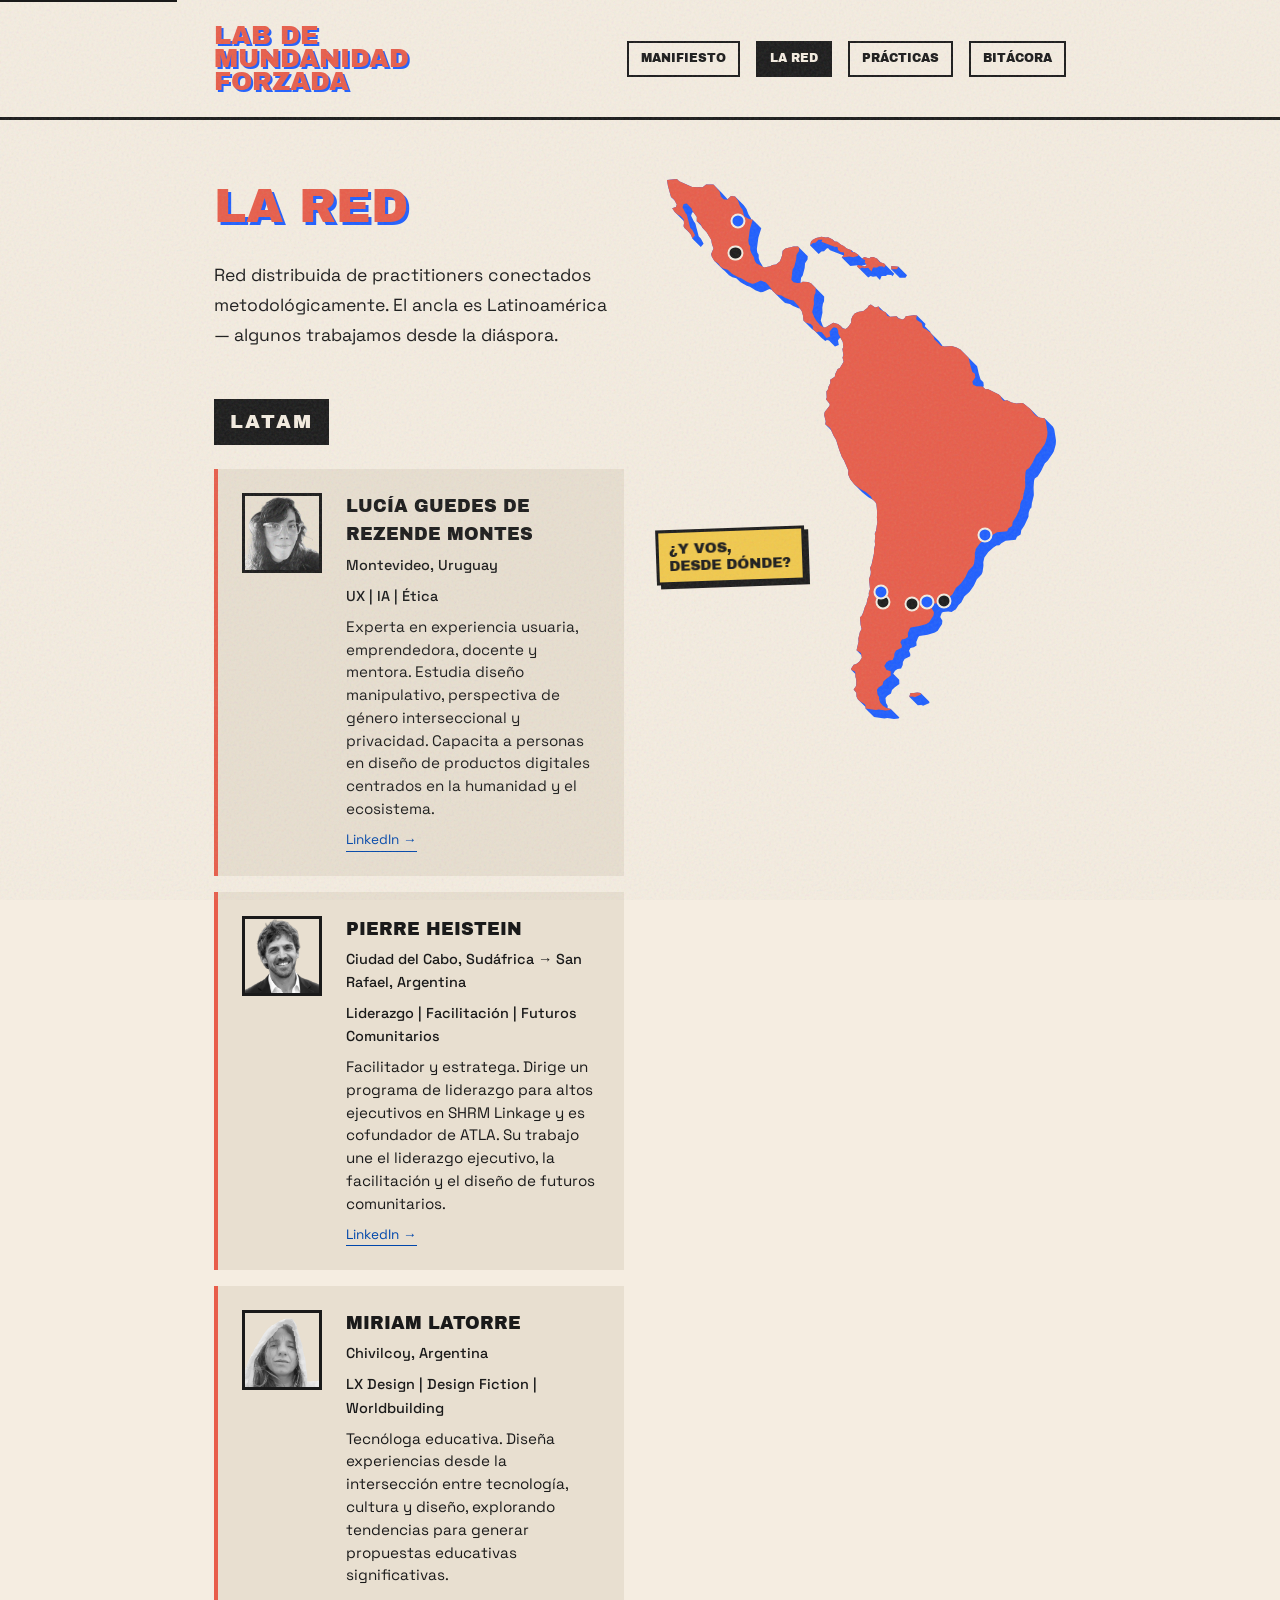
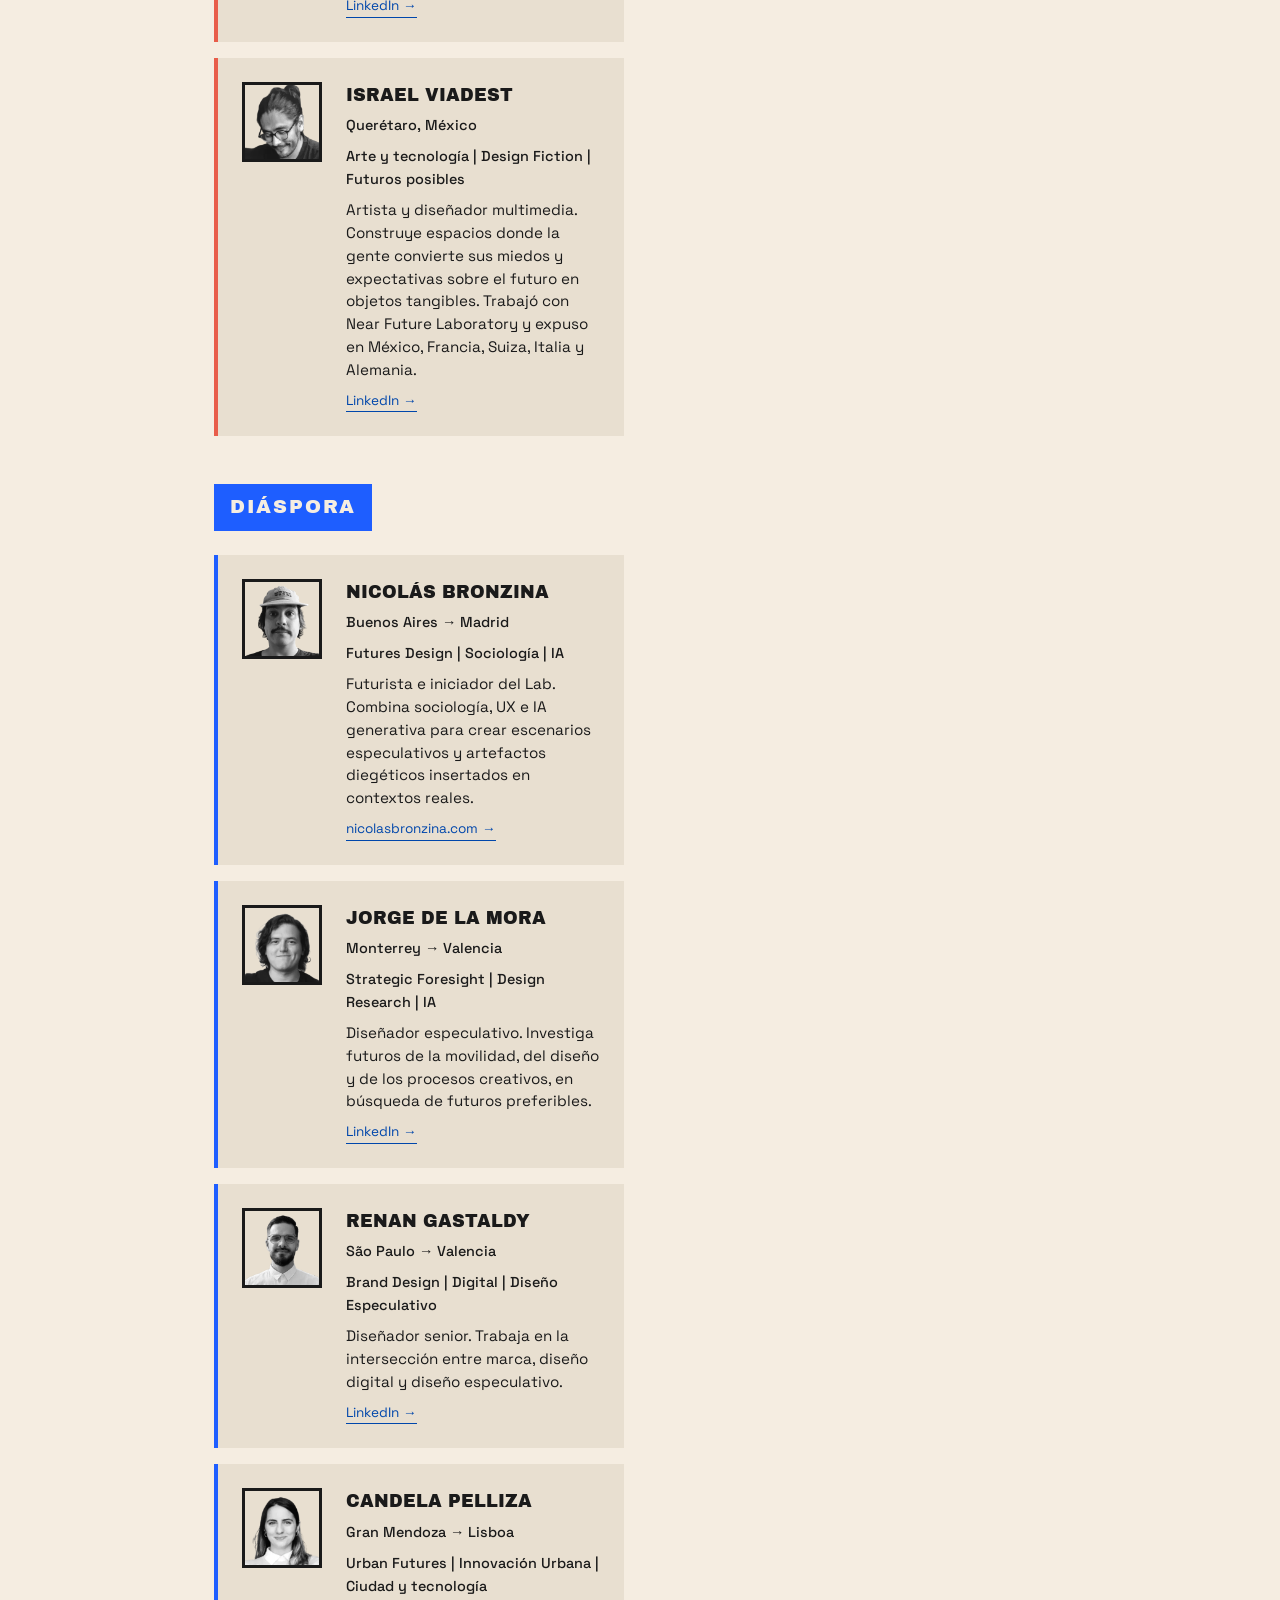
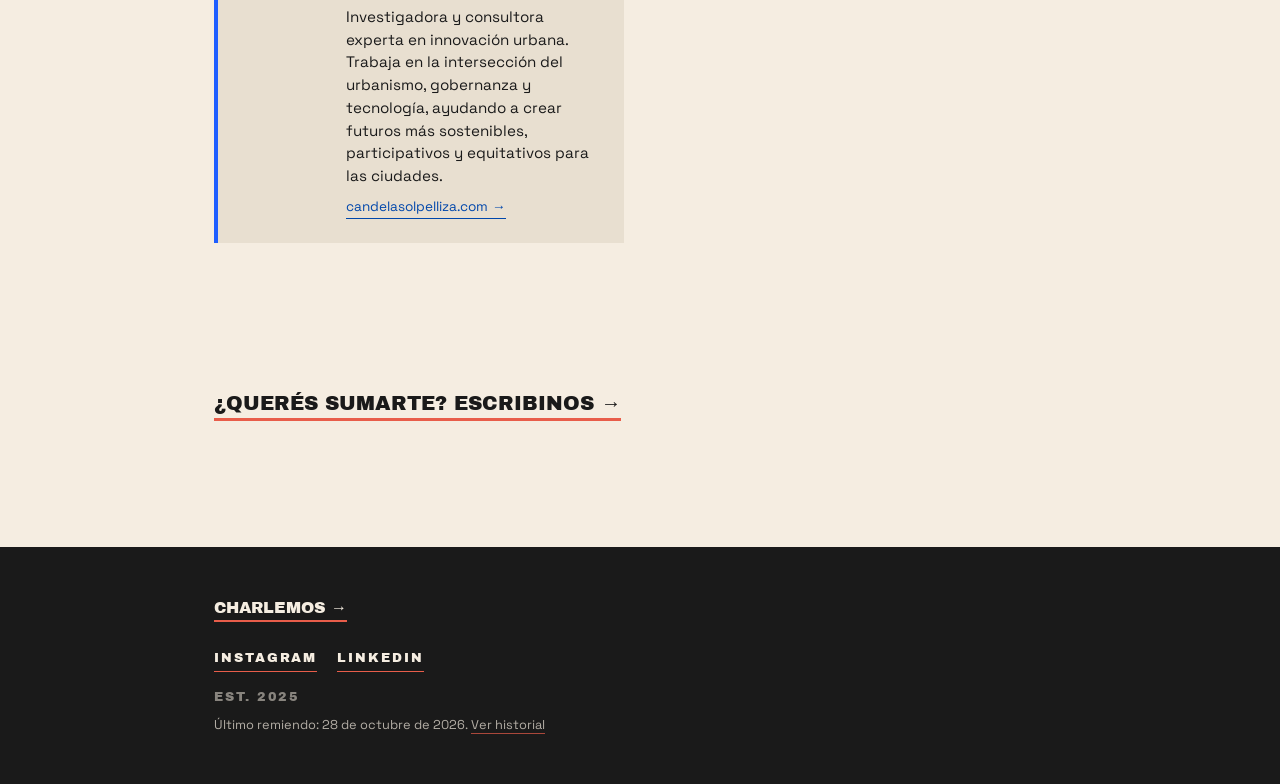
<file: red/index.html>
<!DOCTYPE html>
<html lang="es">
<head>
  <meta charset="UTF-8">
  <meta name="viewport" content="width=device-width, initial-scale=1.0">
  <meta name="robots" content="index, follow">
  <title>La Red — Lab de Mundanidad Forzada</title>
  <meta name="description" content="Red de practitioners de design fiction en Latinoamérica y la diáspora.">

  <!-- Canonical -->
  <link rel="canonical" href="https://mundanidadforzada.org/red/">

  <!-- Open Graph -->
  <meta property="og:type" content="website">
  <meta property="og:url" content="https://mundanidadforzada.org/red/">
  <meta property="og:title" content="La Red — Lab de Mundanidad Forzada">
  <meta property="og:description" content="Red de practitioners de design fiction en Latinoamérica y la diáspora.">
  <meta property="og:image" content="https://mundanidadforzada.org/og-image.png?v=4">
  <meta property="og:image:width" content="1200">
  <meta property="og:image:height" content="630">
  <meta property="og:image:alt" content="Lab de Mundanidad Forzada. Mirar hacia los lados, no hacia arriba.">

  <!-- Twitter -->
  <meta name="twitter:card" content="summary_large_image">
  <meta name="twitter:title" content="La Red — Lab de Mundanidad Forzada">
  <meta name="twitter:description" content="Red de practitioners de design fiction en Latinoamérica y la diáspora.">
  <meta name="twitter:image" content="https://mundanidadforzada.org/og-image.png?v=4">

  <!-- Favicon -->
  <link rel="icon" type="image/svg+xml" href="../favicon.svg">
  <link rel="icon" type="image/png" sizes="32x32" href="../favicon-32.png">
  <link rel="icon" type="image/png" sizes="16x16" href="../favicon-16.png">
  <link rel="apple-touch-icon" href="../apple-touch-icon.png">
  <meta name="theme-color" content="#E85D4A">
  <link rel="preload" href="../fonts/archivo-black-latin-400-normal.woff2" as="font" type="font/woff2" crossorigin>
  <link rel="preload" href="../fonts/space-grotesk-latin-400-normal.woff2" as="font" type="font/woff2" crossorigin>
  <link rel="stylesheet" href="../style.css?v=7">
</head>
<body>
  <a href="#main" class="skip-link">Saltar al contenido</a>

  <div class="noise-overlay" aria-hidden="true"></div>

  <!-- HEADER COMPACTO -->
  <header class="site-header">
    <div class="container">
      <a href="/" class="logo">
        <span>Lab de</span>
        <span>Mundanidad</span>
        <span>Forzada</span>
      </a>
      <nav class="header-nav" aria-label="Principal">
        <a href="/manifiesto/">Manifiesto</a>
        <a href="/red/" aria-current="page">La red</a>
        <a href="/practicas/">Prácticas</a>
        <a href="/bitacora/">Bitácora</a>
      </nav>
    </div>
  </header>

  <!-- CONTENIDO -->
  <main id="main" class="red-content">
    <div class="container red-cuerpo">

      <div class="red-encabezado">
        <h1 class="pagina-titulo">La Red</h1>
        <p class="red-intro-texto">
          Red distribuida de practitioners conectados metodológicamente. El ancla es Latinoamérica — algunos trabajamos desde la diáspora.
        </p>
      </div>

      <!-- MAPA: el continente de la marca, un punto por persona. Cómo sumar uno: MAPA.md -->
      <nav class="red-mapa" aria-label="Mapa de la red">
        <img src="../img/marca/continente-riso.svg" alt="" class="red-mapa-continente" width="730" height="1016" decoding="async">
        <ul class="red-mapa-puntos">
          <li style="--x: 68.44%; --y: 77.5%; --dx: 7px; --dy: -3px"><a href="#lucia-guedes" class="punto"><span class="punto-nombre">Lucía Guedes de Rezende Montes<span class="solo-lector">, Montevideo</span></span></a></li>
          <li style="--x: 55.40%; --y: 77.21%"><a href="#pierre-heistein" class="punto"><span class="punto-nombre">Pierre Heistein<span class="solo-lector">, San Rafael</span></span></a></li>
          <li style="--x: 64.3%; --y: 77.5%; --dx: -8px"><a href="#miriam-latorre" class="punto"><span class="punto-nombre">Miriam Latorre<span class="solo-lector">, Chivilcoy</span></span></a></li>
          <li style="--x: 19.38%; --y: 15.05%"><a href="#israel-viadest" class="punto punto--der"><span class="punto-nombre">Israel Viadest<span class="solo-lector">, Querétaro</span></span></a></li>
          <li style="--x: 66.09%; --y: 77.19%"><a href="#nicolas-bronzina" class="punto punto--fue"><span class="punto-nombre">Nicolás Bronzina<span class="solo-lector">, de Buenos Aires a Madrid</span></span></a></li>
          <li style="--x: 19.94%; --y: 9.42%"><a href="#jorge-de-la-mora" class="punto punto--fue"><span class="punto-nombre">Jorge De la Mora<span class="solo-lector">, de Monterrey a Valencia</span></span></a></li>
          <li style="--x: 80.29%; --y: 65.33%"><a href="#renan-gastaldy" class="punto punto--fue"><span class="punto-nombre">Renan Gastaldy<span class="solo-lector">, de São Paulo a Valencia</span></span></a></li>
          <li style="--x: 54.92%; --y: 75.40%"><a href="#candela-pelliza" class="punto punto--fue"><span class="punto-nombre">Candela Pelliza<span class="solo-lector">, de Gran Mendoza a Lisboa</span></span></a></li>
        </ul>
        <a href="mailto:nicolas.bronzina@gmail.com?subject=Quiero%20sumarme%20a%20la%20red" class="red-mapa-sumate">¿Y vos,<br>desde dónde?</a>
      </nav>

      <div class="red-grupos">
        <!-- LATAM -->
        <section class="practitioners-grupo">
          <h2 class="practitioners-grupo-titulo">LATAM</h2>

          <article class="practitioner-card" id="lucia-guedes">
            <div class="practitioner-foto">
              <img src="../img/lucia-guedes.webp" alt="Lucía Guedes de Rezende Montes" width="80" height="80" loading="lazy" decoding="async">
            </div>
            <div>
              <h3 class="practitioner-nombre">Lucía Guedes de Rezende Montes</h3>
              <p class="practitioner-ubicacion">Montevideo, Uruguay</p>
              <p class="practitioner-role">UX | IA | Ética</p>
              <p class="practitioner-bio">Experta en experiencia usuaria, emprendedora, docente y mentora. Estudia diseño manipulativo, perspectiva de género interseccional y privacidad. Capacita a personas en diseño de productos digitales centrados en la humanidad y el ecosistema.</p>
              <a href="https://www.linkedin.com/in/luciaguedes/" target="_blank" rel="noopener noreferrer" class="practitioner-link">LinkedIn →</a>
            </div>
          </article>

          <article class="practitioner-card" id="pierre-heistein">
            <div class="practitioner-foto">
              <img src="../img/pierre-heistein.webp" alt="Pierre Heistein" width="80" height="80" loading="lazy" decoding="async">
            </div>
            <div>
              <h3 class="practitioner-nombre">Pierre Heistein</h3>
              <p class="practitioner-ubicacion">Ciudad del Cabo, Sudáfrica → San Rafael, Argentina</p>
              <p class="practitioner-role">Liderazgo | Facilitación | Futuros Comunitarios</p>
              <p class="practitioner-bio">Facilitador y estratega. Dirige un programa de liderazgo para altos ejecutivos en SHRM Linkage y es cofundador de ATLA. Su trabajo une el liderazgo ejecutivo, la facilitación y el diseño de futuros comunitarios.</p>
              <a href="https://www.linkedin.com/in/pierreheistein/" target="_blank" rel="noopener noreferrer" class="practitioner-link">LinkedIn →</a>
            </div>
          </article>

          <article class="practitioner-card" id="miriam-latorre">
            <div class="practitioner-foto">
              <img src="../img/miriam-latorre.webp" alt="Miriam Latorre" width="80" height="80" loading="lazy" decoding="async">
            </div>
            <div>
              <h3 class="practitioner-nombre">Miriam Latorre</h3>
              <p class="practitioner-ubicacion">Chivilcoy, Argentina</p>
              <p class="practitioner-role">LX Design | Design Fiction | Worldbuilding</p>
              <p class="practitioner-bio">Tecnóloga educativa. Diseña experiencias desde la intersección entre tecnología, cultura y diseño, explorando tendencias para generar propuestas educativas significativas.</p>
              <a href="https://www.linkedin.com/in/miriam-latorre-71237b320/" target="_blank" rel="noopener noreferrer" class="practitioner-link">LinkedIn →</a>
            </div>
          </article>

          <article class="practitioner-card" id="israel-viadest">
            <div class="practitioner-foto">
              <img src="../img/israel-viadest.webp" alt="Israel Viadest" width="80" height="80" loading="lazy" decoding="async">
            </div>
            <div>
              <h3 class="practitioner-nombre">Israel Viadest</h3>
              <p class="practitioner-ubicacion">Querétaro, México</p>
              <p class="practitioner-role">Arte y tecnología | Design Fiction | Futuros posibles</p>
              <p class="practitioner-bio">Artista y diseñador multimedia. Construye espacios donde la gente convierte sus miedos y expectativas sobre el futuro en objetos tangibles. Trabajó con Near Future Laboratory y expuso en México, Francia, Suiza, Italia y Alemania.</p>
              <a href="https://www.linkedin.com/in/israel-viadest-611442275/" target="_blank" rel="noopener noreferrer" class="practitioner-link">LinkedIn →</a>
            </div>
          </article>

        </section>

        <!-- DIÁSPORA -->
        <section class="practitioners-grupo practitioners-grupo--diaspora">
          <h2 class="practitioners-grupo-titulo">Diáspora</h2>

          <article class="practitioner-card" id="nicolas-bronzina">
            <div class="practitioner-foto">
              <img src="../img/nicolas-bronzina.webp" alt="Nicolás Bronzina" width="80" height="80" loading="lazy" decoding="async">
            </div>
            <div>
              <h3 class="practitioner-nombre">Nicolás Bronzina</h3>
              <p class="practitioner-ubicacion">Buenos Aires → Madrid</p>
              <p class="practitioner-role">Futures Design | Sociología | IA</p>
              <p class="practitioner-bio">Futurista e iniciador del Lab. Combina sociología, UX e IA generativa para crear escenarios especulativos y artefactos diegéticos insertados en contextos reales.</p>
              <a href="https://www.nicolasbronzina.com/" target="_blank" rel="noopener noreferrer" class="practitioner-link">nicolasbronzina.com →</a>
            </div>
          </article>

          <article class="practitioner-card" id="jorge-de-la-mora">
            <div class="practitioner-foto">
              <img src="../img/jorge-de-la-mora.webp" alt="Jorge De la Mora" width="80" height="80" loading="lazy" decoding="async">
            </div>
            <div>
              <h3 class="practitioner-nombre">Jorge De la Mora</h3>
              <p class="practitioner-ubicacion">Monterrey → Valencia</p>
              <p class="practitioner-role">Strategic Foresight | Design Research | IA</p>
              <p class="practitioner-bio">Diseñador especulativo. Investiga futuros de la movilidad, del diseño y de los procesos creativos, en búsqueda de futuros preferibles.</p>
              <a href="https://www.linkedin.com/in/jorge-de-la-mora-4b44059b/" target="_blank" rel="noopener noreferrer" class="practitioner-link">LinkedIn →</a>
            </div>
          </article>

          <article class="practitioner-card" id="renan-gastaldy">
            <div class="practitioner-foto">
              <img src="../img/renan-gastaldy.webp" alt="Renan Gastaldy" width="80" height="80" loading="lazy" decoding="async">
            </div>
            <div>
              <h3 class="practitioner-nombre">Renan Gastaldy</h3>
              <p class="practitioner-ubicacion">São Paulo → Valencia</p>
              <p class="practitioner-role">Brand Design | Digital | Diseño Especulativo</p>
              <p class="practitioner-bio">Diseñador senior. Trabaja en la intersección entre marca, diseño digital y diseño especulativo.</p>
              <a href="https://www.linkedin.com/in/renangastaldy/" target="_blank" rel="noopener noreferrer" class="practitioner-link">LinkedIn →</a>
            </div>
          </article>

          <article class="practitioner-card" id="candela-pelliza">
            <div class="practitioner-foto">
              <img src="../img/candela-pelliza.webp" alt="Candela Pelliza" width="80" height="80" loading="lazy" decoding="async">
            </div>
            <div>
              <h3 class="practitioner-nombre">Candela Pelliza</h3>
              <p class="practitioner-ubicacion">Gran Mendoza → Lisboa</p>
              <p class="practitioner-role">Urban Futures | Innovación Urbana | Ciudad y tecnología</p>
              <p class="practitioner-bio">Investigadora y consultora experta en innovación urbana. Trabaja en la intersección del urbanismo, gobernanza y tecnología, ayudando a crear futuros más sostenibles, participativos y equitativos para las ciudades.</p>
              <a href="https://candelasolpelliza.com/" target="_blank" rel="noopener noreferrer" class="practitioner-link">candelasolpelliza.com →</a>
            </div>
          </article>

        </section>

      </div>

      <!-- CTA SUMARSE -->
      <section class="red-cta">
        <a href="mailto:nicolas.bronzina@gmail.com?subject=Quiero%20sumarme%20a%20la%20red" class="red-cta-link">
          ¿Querés sumarte? Escribinos →
        </a>
      </section>

    </div>
  </main>

  <!-- FOOTER -->
  <footer class="site-footer">
    <div class="container">
      <a href="mailto:nicolas.bronzina@gmail.com" class="footer-cta">Charlemos →</a>
      <p class="footer-redes">
        <a href="https://www.instagram.com/labmundanidadforzada/" target="_blank" rel="noopener noreferrer">Instagram</a>
        <a href="https://www.linkedin.com/company/108845994/" target="_blank" rel="noopener noreferrer">LinkedIn</a>
      </p>
      <p class="fundacion">Est. 2025</p>
      <p class="remiendo">Último remiendo: <time datetime="2026-10-28">28 de octubre de 2026</time>. <a href="https://github.com/nbronzina/LAB/commits/HEAD/red/index.html">Ver historial</a></p>
    </div>
  </footer>

</body>
</html>
</file>
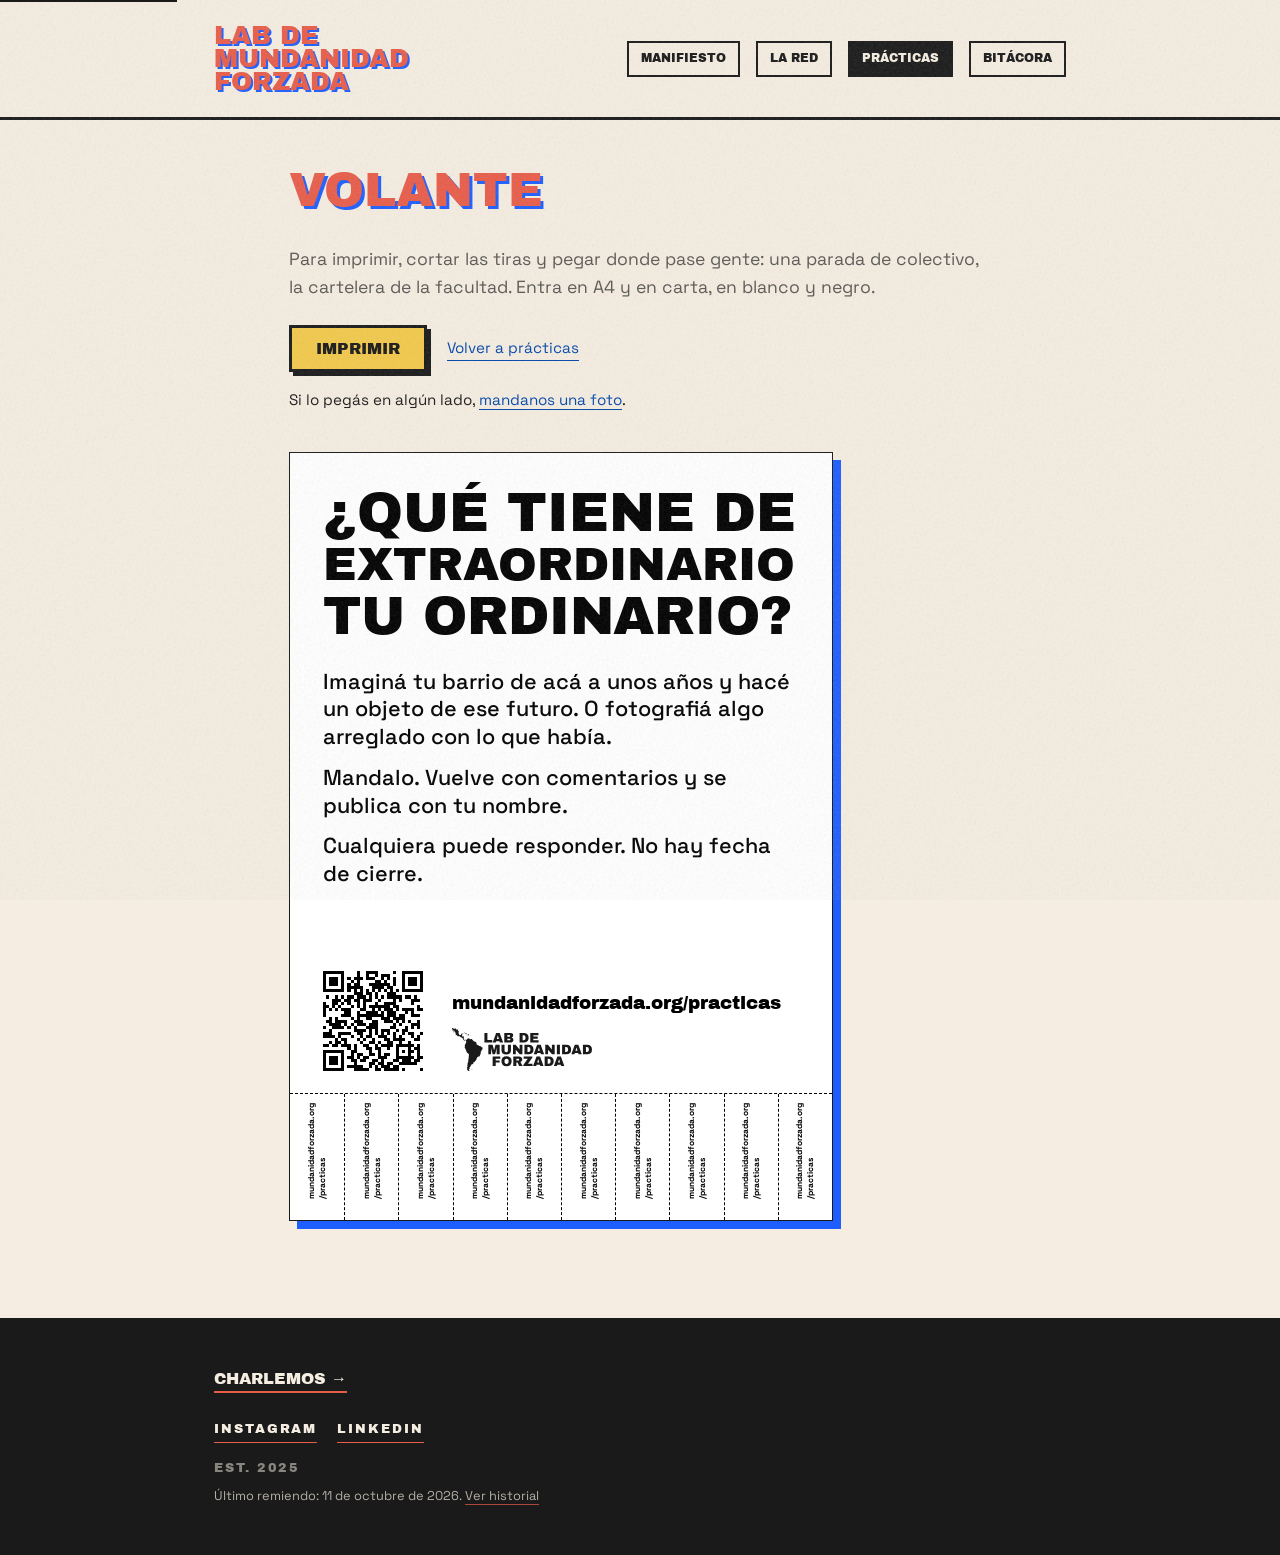
<file: practicas/volante/index.html>
<!DOCTYPE html>
<html lang="es">
<head>
  <meta charset="UTF-8">
  <meta name="viewport" content="width=device-width, initial-scale=1.0">
  <meta name="robots" content="index, follow">
  <title>Volante — Lab de Mundanidad Forzada</title>
  <meta name="description" content="Volante de las prácticas del Lab de Mundanidad Forzada, para imprimir y pegar donde pase gente.">

  <!-- Canonical -->
  <link rel="canonical" href="https://mundanidadforzada.org/practicas/volante/">

  <!-- Open Graph -->
  <meta property="og:type" content="website">
  <meta property="og:url" content="https://mundanidadforzada.org/practicas/volante/">
  <meta property="og:title" content="Volante — Lab de Mundanidad Forzada">
  <meta property="og:description" content="Volante de las prácticas del Lab de Mundanidad Forzada, para imprimir y pegar donde pase gente.">
  <meta property="og:image" content="https://mundanidadforzada.org/og-image.png?v=4">
  <meta property="og:image:width" content="1200">
  <meta property="og:image:height" content="630">
  <meta property="og:image:alt" content="Lab de Mundanidad Forzada. Mirar hacia los lados, no hacia arriba.">

  <!-- Twitter -->
  <meta name="twitter:card" content="summary_large_image">
  <meta name="twitter:title" content="Volante — Lab de Mundanidad Forzada">
  <meta name="twitter:description" content="Volante de las prácticas del Lab de Mundanidad Forzada, para imprimir y pegar donde pase gente.">
  <meta name="twitter:image" content="https://mundanidadforzada.org/og-image.png?v=4">

  <!-- Favicon -->
  <link rel="icon" type="image/svg+xml" href="../../favicon.svg">
  <link rel="icon" type="image/png" sizes="32x32" href="../../favicon-32.png">
  <link rel="icon" type="image/png" sizes="16x16" href="../../favicon-16.png">
  <link rel="apple-touch-icon" href="../../apple-touch-icon.png">
  <meta name="theme-color" content="#E85D4A">
  <link rel="preload" href="../../fonts/archivo-black-latin-400-normal.woff2" as="font" type="font/woff2" crossorigin>
  <link rel="preload" href="../../fonts/space-grotesk-latin-400-normal.woff2" as="font" type="font/woff2" crossorigin>
  <link rel="stylesheet" href="../../style.css?v=7">
  <!-- La hoja ocupa todo el papel, sea A4 o carta -->
  <style>@page { margin: 0; }</style>
</head>
<body class="pagina volante-page">
  <a href="#main" class="skip-link">Saltar al contenido</a>

  <div class="noise-overlay" aria-hidden="true"></div>

  <!-- HEADER COMPACTO -->
  <header class="site-header">
    <div class="container">
      <a href="/" class="logo">
        <span>Lab de</span>
        <span>Mundanidad</span>
        <span>Forzada</span>
      </a>
      <nav class="header-nav" aria-label="Principal">
        <a href="/manifiesto/">Manifiesto</a>
        <a href="/red/">La red</a>
        <a href="/practicas/" aria-current="true">Prácticas</a>
        <a href="/bitacora/">Bitácora</a>
      </nav>
    </div>
  </header>

  <!-- CONTENIDO -->
  <main id="main" class="pagina-contenido">
    <div class="container container-narrow">

      <div class="volante-instrucciones">
        <h1 class="pagina-titulo">Volante</h1>
        <p class="pagina-intro">
          Para imprimir, cortar las tiras y pegar donde pase gente: una parada de colectivo, la cartelera de la facultad. Entra en A4 y en carta, en blanco y negro.
        </p>
        <p class="volante-acciones">
          <button type="button" class="volante-imprimir" onclick="window.print()">Imprimir</button>
          <a href="/practicas/">Volver a prácticas</a>
        </p>
        <p class="volante-foto">Si lo pegás en algún lado, <a href="mailto:nicolas.bronzina@gmail.com?subject=Peg%C3%A9%20el%20volante">mandanos una foto</a>.</p>
      </div>

      <!-- LA HOJA: lo único que se imprime -->
      <article class="hoja" aria-label="Volante de las prácticas">
        <div class="hoja-cuerpo">
          <h2 class="hoja-pregunta">
            <span>¿Qué tiene de</span>
            <span>extraordinario</span>
            <span>tu ordinario?</span>
          </h2>

          <p class="hoja-consigna">
            Imaginá tu barrio de acá a unos años y hacé un objeto de ese futuro. O fotografiá algo arreglado con lo que había.
          </p>
          <p class="hoja-consigna">
            Mandalo. Vuelve con comentarios y se publica con tu nombre.
          </p>
          <p class="hoja-consigna">
            Cualquiera puede responder. No hay fecha de cierre.
          </p>

          <div class="hoja-pie">
            <svg class="hoja-qr" viewBox="-4 -4 41 41" role="img" aria-label="Código QR: mundanidadforzada.org/practicas" shape-rendering="crispEdges"><rect x="-4" y="-4" width="41" height="41" fill="#fff"/><path d="M0 0h7v1h-7zM11 0h1v1h-1zM14 0h4v1h-4zM23 0h1v1h-1zM26 0h7v1h-7zM0 1h1v1h-1zM6 1h1v1h-1zM11 1h1v1h-1zM14 1h1v1h-1zM17 1h1v1h-1zM19 1h3v1h-3zM26 1h1v1h-1zM32 1h1v1h-1zM0 2h1v1h-1zM2 2h3v1h-3zM6 2h1v1h-1zM8 2h1v1h-1zM10 2h3v1h-3zM14 2h3v1h-3zM19 2h1v1h-1zM21 2h1v1h-1zM23 2h1v1h-1zM26 2h1v1h-1zM28 2h3v1h-3zM32 2h1v1h-1zM0 3h1v1h-1zM2 3h3v1h-3zM6 3h1v1h-1zM9 3h1v1h-1zM11 3h1v1h-1zM17 3h2v1h-2zM20 3h1v1h-1zM23 3h1v1h-1zM26 3h1v1h-1zM28 3h3v1h-3zM32 3h1v1h-1zM0 4h1v1h-1zM2 4h3v1h-3zM6 4h1v1h-1zM8 4h1v1h-1zM10 4h2v1h-2zM15 4h7v1h-7zM23 4h1v1h-1zM26 4h1v1h-1zM28 4h3v1h-3zM32 4h1v1h-1zM0 5h1v1h-1zM6 5h1v1h-1zM8 5h5v1h-5zM16 5h4v1h-4zM21 5h2v1h-2zM26 5h1v1h-1zM32 5h1v1h-1zM0 6h7v1h-7zM8 6h1v1h-1zM10 6h1v1h-1zM12 6h1v1h-1zM14 6h1v1h-1zM16 6h1v1h-1zM18 6h1v1h-1zM20 6h1v1h-1zM22 6h1v1h-1zM24 6h1v1h-1zM26 6h7v1h-7zM10 7h3v1h-3zM14 7h2v1h-2zM17 7h1v1h-1zM21 7h3v1h-3zM1 8h1v1h-1zM4 8h1v1h-1zM6 8h1v1h-1zM8 8h2v1h-2zM11 8h3v1h-3zM15 8h1v1h-1zM17 8h1v1h-1zM19 8h1v1h-1zM21 8h5v1h-5zM27 8h2v1h-2zM30 8h1v1h-1zM3 9h3v1h-3zM7 9h2v1h-2zM10 9h2v1h-2zM13 9h3v1h-3zM18 9h1v1h-1zM23 9h1v1h-1zM25 9h1v1h-1zM29 9h3v1h-3zM0 10h1v1h-1zM3 10h2v1h-2zM6 10h1v1h-1zM8 10h1v1h-1zM11 10h1v1h-1zM13 10h1v1h-1zM17 10h1v1h-1zM20 10h4v1h-4zM29 10h1v1h-1zM0 11h2v1h-2zM3 11h1v1h-1zM5 11h1v1h-1zM9 11h1v1h-1zM11 11h1v1h-1zM13 11h1v1h-1zM15 11h7v1h-7zM23 11h2v1h-2zM31 11h1v1h-1zM0 12h1v1h-1zM2 12h1v1h-1zM4 12h1v1h-1zM6 12h3v1h-3zM12 12h2v1h-2zM16 12h1v1h-1zM18 12h1v1h-1zM20 12h3v1h-3zM24 12h1v1h-1zM26 12h4v1h-4zM31 12h2v1h-2zM0 13h1v1h-1zM7 13h2v1h-2zM11 13h1v1h-1zM14 13h4v1h-4zM19 13h1v1h-1zM21 13h3v1h-3zM27 13h1v1h-1zM29 13h1v1h-1zM0 14h1v1h-1zM6 14h3v1h-3zM11 14h9v1h-9zM21 14h3v1h-3zM25 14h2v1h-2zM29 14h3v1h-3zM2 15h1v1h-1zM4 15h1v1h-1zM9 15h1v1h-1zM11 15h1v1h-1zM14 15h2v1h-2zM19 15h3v1h-3zM23 15h4v1h-4zM1 16h2v1h-2zM4 16h4v1h-4zM10 16h3v1h-3zM16 16h2v1h-2zM20 16h3v1h-3zM24 16h1v1h-1zM26 16h1v1h-1zM28 16h1v1h-1zM31 16h1v1h-1zM2 17h4v1h-4zM7 17h1v1h-1zM9 17h1v1h-1zM11 17h3v1h-3zM15 17h3v1h-3zM23 17h1v1h-1zM25 17h1v1h-1zM29 17h3v1h-3zM0 18h1v1h-1zM3 18h4v1h-4zM8 18h1v1h-1zM10 18h1v1h-1zM14 18h4v1h-4zM22 18h2v1h-2zM27 18h1v1h-1zM29 18h1v1h-1zM31 18h1v1h-1zM2 19h1v1h-1zM10 19h4v1h-4zM15 19h1v1h-1zM17 19h1v1h-1zM19 19h3v1h-3zM24 19h1v1h-1zM26 19h2v1h-2zM0 20h3v1h-3zM5 20h4v1h-4zM11 20h2v1h-2zM15 20h1v1h-1zM17 20h1v1h-1zM19 20h1v1h-1zM21 20h1v1h-1zM23 20h1v1h-1zM26 20h1v1h-1zM28 20h2v1h-2zM32 20h1v1h-1zM0 21h4v1h-4zM5 21h1v1h-1zM9 21h1v1h-1zM12 21h1v1h-1zM14 21h2v1h-2zM18 21h3v1h-3zM23 21h1v1h-1zM25 21h1v1h-1zM29 21h1v1h-1zM31 21h1v1h-1zM4 22h1v1h-1zM6 22h2v1h-2zM11 22h1v1h-1zM13 22h1v1h-1zM16 22h1v1h-1zM20 22h2v1h-2zM23 22h4v1h-4zM30 22h2v1h-2zM2 23h1v1h-1zM4 23h2v1h-2zM7 23h1v1h-1zM12 23h1v1h-1zM15 23h2v1h-2zM18 23h1v1h-1zM21 23h2v1h-2zM25 23h1v1h-1zM28 23h1v1h-1zM0 24h2v1h-2zM3 24h2v1h-2zM6 24h3v1h-3zM10 24h1v1h-1zM13 24h2v1h-2zM17 24h1v1h-1zM19 24h4v1h-4zM24 24h6v1h-6zM31 24h1v1h-1zM8 25h1v1h-1zM10 25h1v1h-1zM14 25h2v1h-2zM17 25h2v1h-2zM21 25h1v1h-1zM24 25h1v1h-1zM28 25h1v1h-1zM30 25h2v1h-2zM0 26h7v1h-7zM9 26h2v1h-2zM15 26h1v1h-1zM18 26h1v1h-1zM24 26h1v1h-1zM26 26h1v1h-1zM28 26h2v1h-2zM31 26h1v1h-1zM0 27h1v1h-1zM6 27h1v1h-1zM9 27h1v1h-1zM11 27h2v1h-2zM15 27h2v1h-2zM18 27h1v1h-1zM20 27h2v1h-2zM24 27h1v1h-1zM28 27h1v1h-1zM31 27h1v1h-1zM0 28h1v1h-1zM2 28h3v1h-3zM6 28h1v1h-1zM8 28h2v1h-2zM11 28h1v1h-1zM13 28h2v1h-2zM18 28h3v1h-3zM24 28h6v1h-6zM31 28h2v1h-2zM0 29h1v1h-1zM2 29h3v1h-3zM6 29h1v1h-1zM9 29h2v1h-2zM12 29h2v1h-2zM16 29h2v1h-2zM19 29h1v1h-1zM23 29h2v1h-2zM26 29h3v1h-3zM30 29h2v1h-2zM0 30h1v1h-1zM2 30h3v1h-3zM6 30h1v1h-1zM10 30h1v1h-1zM15 30h2v1h-2zM18 30h2v1h-2zM21 30h2v1h-2zM25 30h6v1h-6zM0 31h1v1h-1zM6 31h1v1h-1zM8 31h5v1h-5zM15 31h1v1h-1zM17 31h1v1h-1zM19 31h3v1h-3zM23 31h2v1h-2zM0 32h7v1h-7zM10 32h5v1h-5zM17 32h2v1h-2zM20 32h5v1h-5zM26 32h1v1h-1zM32 32h1v1h-1z" fill="#000"/></svg>
            <div class="hoja-datos">
              <p class="hoja-url">mundanidadforzada.org/practicas</p>
              <img src="../../img/marca/logo-negro.svg" alt="Lab de Mundanidad Forzada" class="hoja-logo" width="1017" height="310">
            </div>
          </div>
        </div>

        <ul class="hoja-tiras" aria-hidden="true">
          <li><span>mundanidadforzada.org<br>/practicas</span></li>
          <li><span>mundanidadforzada.org<br>/practicas</span></li>
          <li><span>mundanidadforzada.org<br>/practicas</span></li>
          <li><span>mundanidadforzada.org<br>/practicas</span></li>
          <li><span>mundanidadforzada.org<br>/practicas</span></li>
          <li><span>mundanidadforzada.org<br>/practicas</span></li>
          <li><span>mundanidadforzada.org<br>/practicas</span></li>
          <li><span>mundanidadforzada.org<br>/practicas</span></li>
          <li><span>mundanidadforzada.org<br>/practicas</span></li>
          <li><span>mundanidadforzada.org<br>/practicas</span></li>
        </ul>
      </article>

    </div>
  </main>

  <!-- FOOTER -->
  <footer class="site-footer">
    <div class="container">
      <a href="mailto:nicolas.bronzina@gmail.com" class="footer-cta">Charlemos →</a>
      <p class="footer-redes">
        <a href="https://www.instagram.com/labmundanidadforzada/" target="_blank" rel="noopener noreferrer">Instagram</a>
        <a href="https://www.linkedin.com/company/108845994/" target="_blank" rel="noopener noreferrer">LinkedIn</a>
      </p>
      <p class="fundacion">Est. 2025</p>
      <p class="remiendo">Último remiendo: <time datetime="2026-10-11">11 de octubre de 2026</time>. <a href="https://github.com/nbronzina/LAB/commits/HEAD/practicas/volante/index.html">Ver historial</a></p>
    </div>
  </footer>

</body>
</html>
</file>
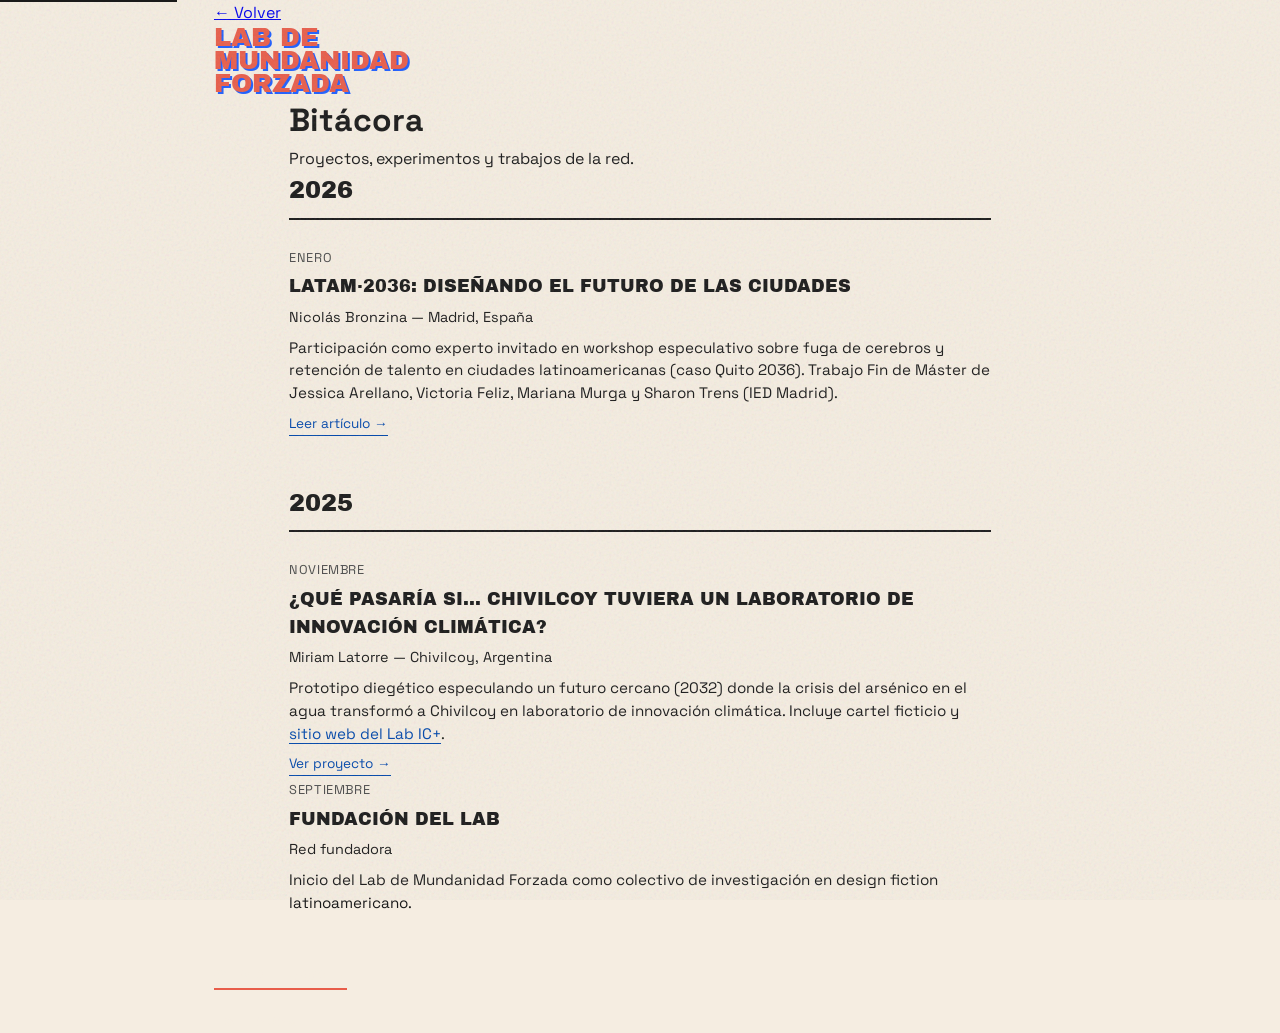
<file: bitacora.html>
<!DOCTYPE html>
<html lang="es">
<head>
  <meta charset="UTF-8">
  <meta name="viewport" content="width=device-width, initial-scale=1.0">
  <meta name="robots" content="index, follow">
  <title>Bitácora — Lab de Mundanidad Forzada</title>
  <meta name="description" content="Proyectos y experimentos del Lab de Mundanidad Forzada.">

  <!-- Canonical -->
  <link rel="canonical" href="https://nbronzina.github.io/LAB/bitacora.html">

  <!-- Open Graph -->
  <meta property="og:type" content="website">
  <meta property="og:url" content="https://nbronzina.github.io/LAB/bitacora.html">
  <meta property="og:title" content="Bitácora — Lab de Mundanidad Forzada">
  <meta property="og:description" content="Proyectos y experimentos del Lab de Mundanidad Forzada.">
  <meta property="og:image" content="https://nbronzina.github.io/LAB/og-image.png">

  <!-- Twitter -->
  <meta name="twitter:card" content="summary_large_image">
  <meta name="twitter:title" content="Bitácora — Lab de Mundanidad Forzada">
  <meta name="twitter:description" content="Proyectos y experimentos del Lab de Mundanidad Forzada.">
  <meta name="twitter:image" content="https://nbronzina.github.io/LAB/og-image.png">

  <!-- Favicon -->
  <link rel="icon" type="image/png" sizes="32x32" href="favicon-32.png">
  <link rel="icon" type="image/png" sizes="16x16" href="favicon-16.png">
  <link rel="apple-touch-icon" href="apple-touch-icon.png">
  <link rel="preload" href="fonts/archivo-black-latin-400-normal.woff2" as="font" type="font/woff2" crossorigin>
  <link rel="preload" href="fonts/space-grotesk-latin-400-normal.woff2" as="font" type="font/woff2" crossorigin>
  <link rel="stylesheet" href="style.css">
</head>
<body class="bitacora-page">
  <a href="#main" class="skip-link">Saltar al contenido</a>

  <div class="noise-overlay" aria-hidden="true"></div>

  <!-- HEADER COMPACTO -->
  <header class="manifiesto-header" role="banner">
    <div class="container">
      <a href="index.html" class="back-link">← Volver</a>
      <div class="logo logo-small">
        <span>Lab de</span>
        <span>Mundanidad</span>
        <span>Forzada</span>
      </div>
    </div>
  </header>

  <!-- CONTENIDO -->
  <main id="main" class="bitacora-content" role="main">
    <div class="container container-narrow">

      <h1 class="bitacora-title">Bitácora</h1>
      <p class="bitacora-intro">
        Proyectos, experimentos y trabajos de la red.
      </p>

      <!-- 2026 -->
      <section class="bitacora-year">
        <h2>2026</h2>

        <article class="bitacora-entry">
          <span class="entry-date">Enero</span>
          <h3 class="entry-title">LATAM·2036: Diseñando el futuro de las ciudades</h3>
          <p class="entry-author">Nicolás Bronzina — Madrid, España</p>
          <p class="entry-description">
            Participación como experto invitado en workshop especulativo sobre fuga de cerebros y retención de talento en ciudades latinoamericanas (caso Quito 2036). Trabajo Fin de Máster de Jessica Arellano, Victoria Feliz, Mariana Murga y Sharon Trens (IED Madrid).
          </p>
          <a href="https://medium.com/@nbronzina/dise%C3%B1ar-futuros-desde-la-fuga-27548f831e36" target="_blank" rel="noopener noreferrer" class="entry-link">Leer artículo →</a>
        </article>

      </section>

      <!-- 2025 -->
      <section class="bitacora-year">
        <h2>2025</h2>

        <article class="bitacora-entry">
          <span class="entry-date">Noviembre</span>
          <h3 class="entry-title">¿Qué pasaría si... Chivilcoy tuviera un Laboratorio de Innovación Climática?</h3>
          <p class="entry-author">Miriam Latorre — Chivilcoy, Argentina</p>
          <p class="entry-description">
            Prototipo diegético especulando un futuro cercano (2032) donde la crisis del arsénico en el agua transformó a Chivilcoy en laboratorio de innovación climática. Incluye cartel ficticio y <a href="https://sites.google.com/view/labicchivilcoy/inicio" target="_blank" rel="noopener noreferrer">sitio web del Lab IC+</a>.
          </p>
          <a href="https://www.linkedin.com/pulse/qué-pasaría-si-chivilcoy-tuviera-un-laboratorio-de-miriam-latorre-sslqe/" target="_blank" rel="noopener noreferrer" class="entry-link">Ver proyecto →</a>
        </article>

        <article class="bitacora-entry">
          <span class="entry-date">Septiembre</span>
          <h3 class="entry-title">Fundación del Lab</h3>
          <p class="entry-author">Red fundadora</p>
          <p class="entry-description">Inicio del Lab de Mundanidad Forzada como colectivo de investigación en design fiction latinoamericano.</p>
        </article>

      </section>

    </div>
  </main>

  <!-- FOOTER -->
  <footer class="contacto" role="contentinfo">
    <div class="container">
      <a href="mailto:nicolas.bronzina@gmail.com" class="footer-cta">Charlemos →</a>
      <p class="fundacion">Est. 2025</p>
    </div>
  </footer>

</body>
</html>
</file>
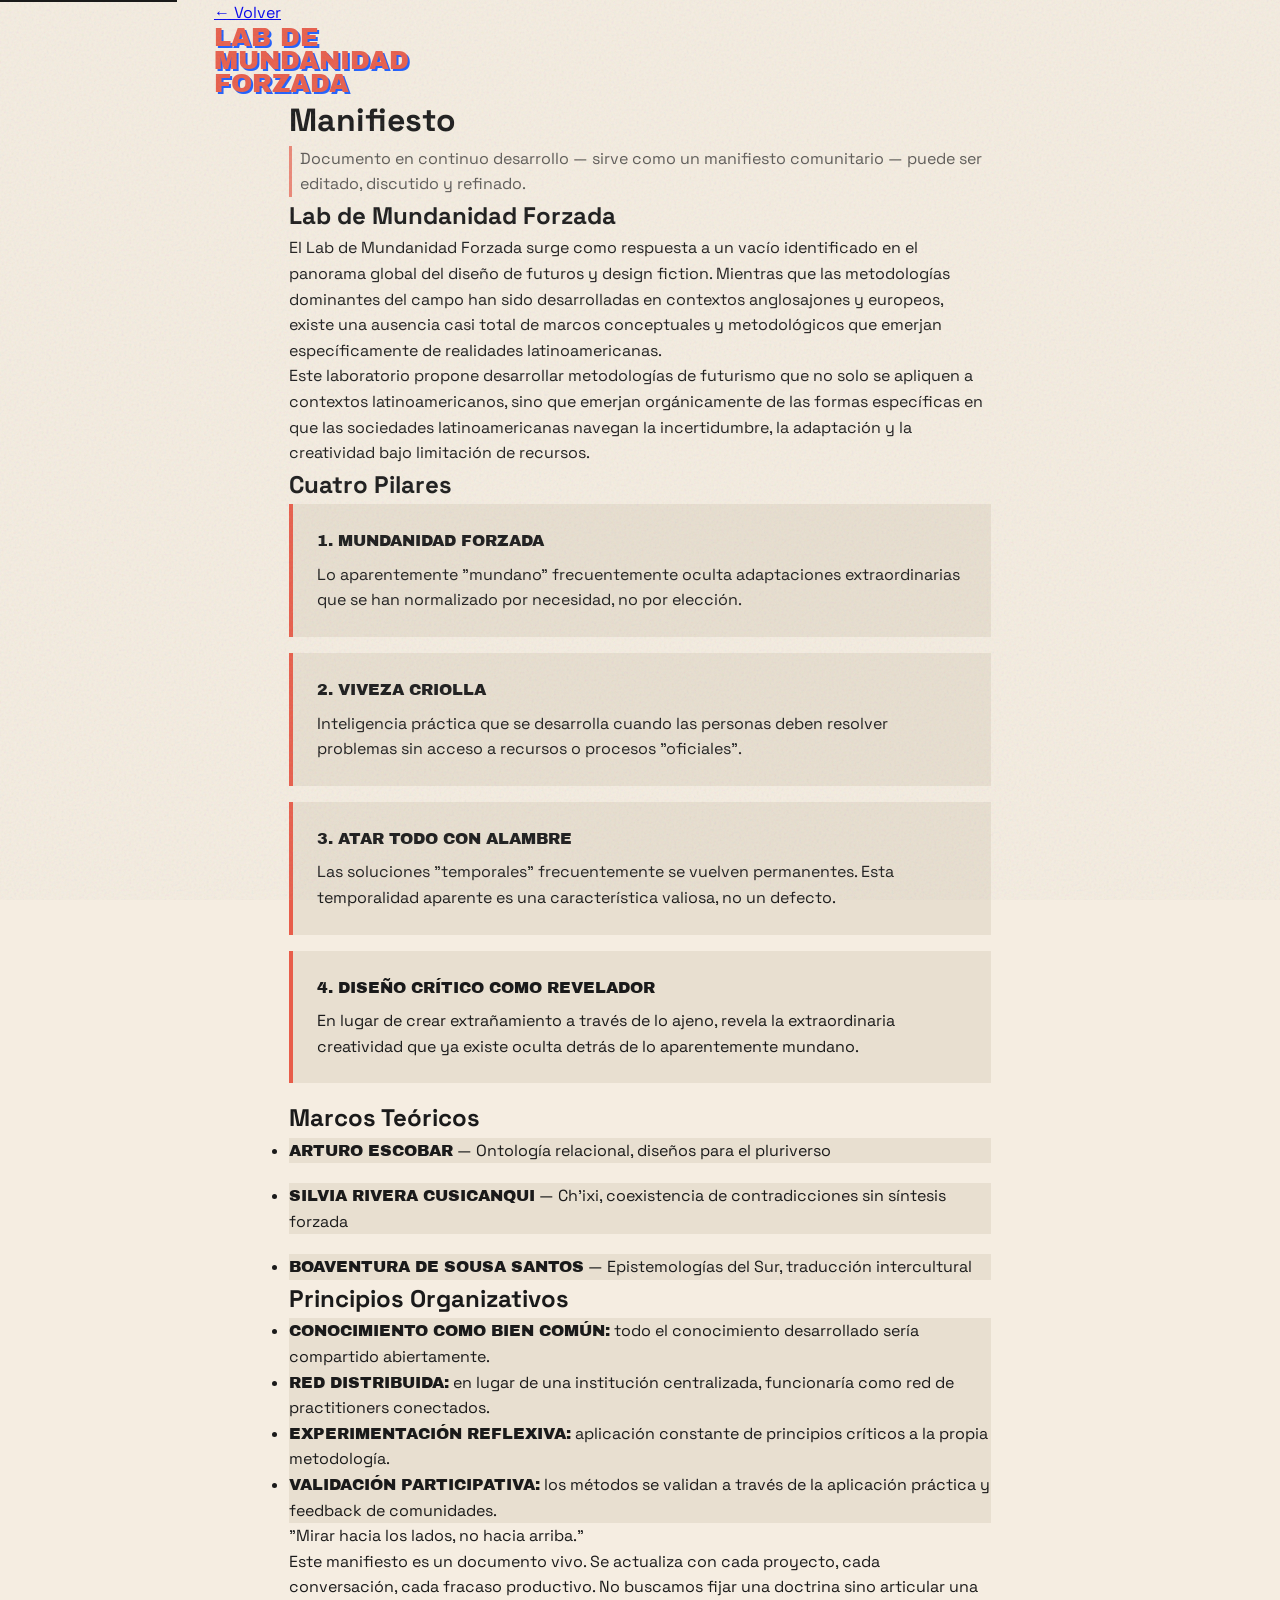
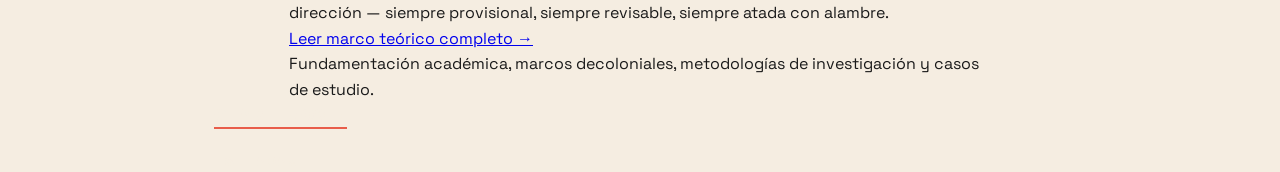
<file: manifiesto.html>
<!DOCTYPE html>
<html lang="es">
<head>
  <meta charset="UTF-8">
  <meta name="viewport" content="width=device-width, initial-scale=1.0">
  <meta name="robots" content="index, follow">
  <title>Manifiesto — Lab de Mundanidad Forzada</title>
  <meta name="description" content="Manifiesto del Lab de Mundanidad Forzada: viveza criolla, atar con alambre, y futuros desde el territorio.">

  <!-- Canonical -->
  <link rel="canonical" href="https://nbronzina.github.io/LAB/manifiesto.html">

  <!-- Open Graph -->
  <meta property="og:type" content="website">
  <meta property="og:url" content="https://nbronzina.github.io/LAB/manifiesto.html">
  <meta property="og:title" content="Manifiesto — Lab de Mundanidad Forzada">
  <meta property="og:description" content="Manifiesto del Lab de Mundanidad Forzada: viveza criolla, atar con alambre, y futuros desde el territorio.">
  <meta property="og:image" content="https://nbronzina.github.io/LAB/og-image.png">

  <!-- Twitter -->
  <meta name="twitter:card" content="summary_large_image">
  <meta name="twitter:title" content="Manifiesto — Lab de Mundanidad Forzada">
  <meta name="twitter:description" content="Manifiesto del Lab de Mundanidad Forzada: viveza criolla, atar con alambre, y futuros desde el territorio.">
  <meta name="twitter:image" content="https://nbronzina.github.io/LAB/og-image.png">

  <!-- Favicon -->
  <link rel="icon" type="image/png" sizes="32x32" href="favicon-32.png">
  <link rel="icon" type="image/png" sizes="16x16" href="favicon-16.png">
  <link rel="apple-touch-icon" href="apple-touch-icon.png">
  <link rel="preload" href="fonts/archivo-black-latin-400-normal.woff2" as="font" type="font/woff2" crossorigin>
  <link rel="preload" href="fonts/space-grotesk-latin-400-normal.woff2" as="font" type="font/woff2" crossorigin>
  <link rel="stylesheet" href="style.css">
</head>
<body class="manifiesto-page">
  <a href="#main" class="skip-link">Saltar al contenido</a>

  <div class="noise-overlay" aria-hidden="true"></div>

  <!-- HEADER COMPACTO -->
  <header class="manifiesto-header" role="banner">
    <div class="container">
      <a href="index.html" class="back-link">← Volver</a>
      <div class="logo logo-small">
        <span>Lab de</span>
        <span>Mundanidad</span>
        <span>Forzada</span>
      </div>
    </div>
  </header>

  <!-- CONTENIDO PRINCIPAL -->
  <main id="main" class="manifiesto-content" role="main">
    <div class="container container-narrow">

      <h1 class="manifiesto-title">Manifiesto</h1>
      <p class="documento-nota">Documento en continuo desarrollo — sirve como un manifiesto comunitario — puede ser editado, discutido y refinado.</p>

      <!-- INTRODUCCIÓN -->
      <section class="manifiesto-section">
        <h2>Lab de Mundanidad Forzada</h2>
        <p>El Lab de Mundanidad Forzada surge como respuesta a un vacío identificado en el panorama global del diseño de futuros y design fiction. Mientras que las metodologías dominantes del campo han sido desarrolladas en contextos anglosajones y europeos, existe una ausencia casi total de marcos conceptuales y metodológicos que emerjan específicamente de realidades latinoamericanas.</p>
        <p>Este laboratorio propone desarrollar metodologías de futurismo que no solo se apliquen a contextos latinoamericanos, sino que emerjan orgánicamente de las formas específicas en que las sociedades latinoamericanas navegan la incertidumbre, la adaptación y la creatividad bajo limitación de recursos.</p>
      </section>

      <!-- CUATRO PILARES -->
      <section class="manifiesto-section">
        <h2>Cuatro Pilares</h2>

        <article class="pilar-card">
          <h3>1. Mundanidad Forzada</h3>
          <p>Lo aparentemente "mundano" frecuentemente oculta adaptaciones extraordinarias que se han normalizado por necesidad, no por elección.</p>
        </article>

        <article class="pilar-card">
          <h3>2. Viveza Criolla</h3>
          <p>Inteligencia práctica que se desarrolla cuando las personas deben resolver problemas sin acceso a recursos o procesos "oficiales".</p>
        </article>

        <article class="pilar-card">
          <h3>3. Atar Todo con Alambre</h3>
          <p>Las soluciones "temporales" frecuentemente se vuelven permanentes. Esta temporalidad aparente es una característica valiosa, no un defecto.</p>
        </article>

        <article class="pilar-card">
          <h3>4. Diseño Crítico como Revelador</h3>
          <p>En lugar de crear extrañamiento a través de lo ajeno, revela la extraordinaria creatividad que ya existe oculta detrás de lo aparentemente mundano.</p>
        </article>
      </section>

      <!-- MARCOS TEÓRICOS -->
      <section class="manifiesto-section">
        <h2>Marcos Teóricos</h2>
        <ul class="marcos-lista">
          <li><strong>Arturo Escobar</strong> — Ontología relacional, diseños para el pluriverso</li>
          <li><strong>Silvia Rivera Cusicanqui</strong> — Ch'ixi, coexistencia de contradicciones sin síntesis forzada</li>
          <li><strong>Boaventura de Sousa Santos</strong> — Epistemologías del Sur, traducción intercultural</li>
        </ul>
      </section>

      <!-- PRINCIPIOS ORGANIZATIVOS -->
      <section class="manifiesto-section">
        <h2>Principios Organizativos</h2>
        <ul class="principios-lista">
          <li><strong>Conocimiento como bien común:</strong> todo el conocimiento desarrollado sería compartido abiertamente.</li>
          <li><strong>Red distribuida:</strong> en lugar de una institución centralizada, funcionaría como red de practitioners conectados.</li>
          <li><strong>Experimentación reflexiva:</strong> aplicación constante de principios críticos a la propia metodología.</li>
          <li><strong>Validación participativa:</strong> los métodos se validan a través de la aplicación práctica y feedback de comunidades.</li>
        </ul>
      </section>

      <!-- CIERRE -->
      <section class="manifiesto-section manifiesto-cierre">
        <blockquote>
          "Mirar hacia los lados, no hacia arriba."
        </blockquote>
        <p>Este manifiesto es un documento vivo. Se actualiza con cada proyecto, cada conversación, cada fracaso productivo. No buscamos fijar una doctrina sino articular una dirección — siempre provisional, siempre revisable, siempre atada con alambre.</p>
      </section>

      <!-- CTA MARCO TEÓRICO -->
      <section class="cta-marco">
        <a href="marco.html" class="cta-link">
          Leer marco teórico completo →
        </a>
        <p class="cta-descripcion">
          Fundamentación académica, marcos decoloniales, metodologías de investigación y casos de estudio.
        </p>
      </section>

    </div>
  </main>

  <!-- FOOTER -->
  <footer class="contacto" role="contentinfo">
    <div class="container">
      <a href="mailto:nicolas.bronzina@gmail.com" class="footer-cta">Charlemos →</a>
      <p class="fundacion">Est. 2025</p>
    </div>
  </footer>

</body>
</html>
</file>
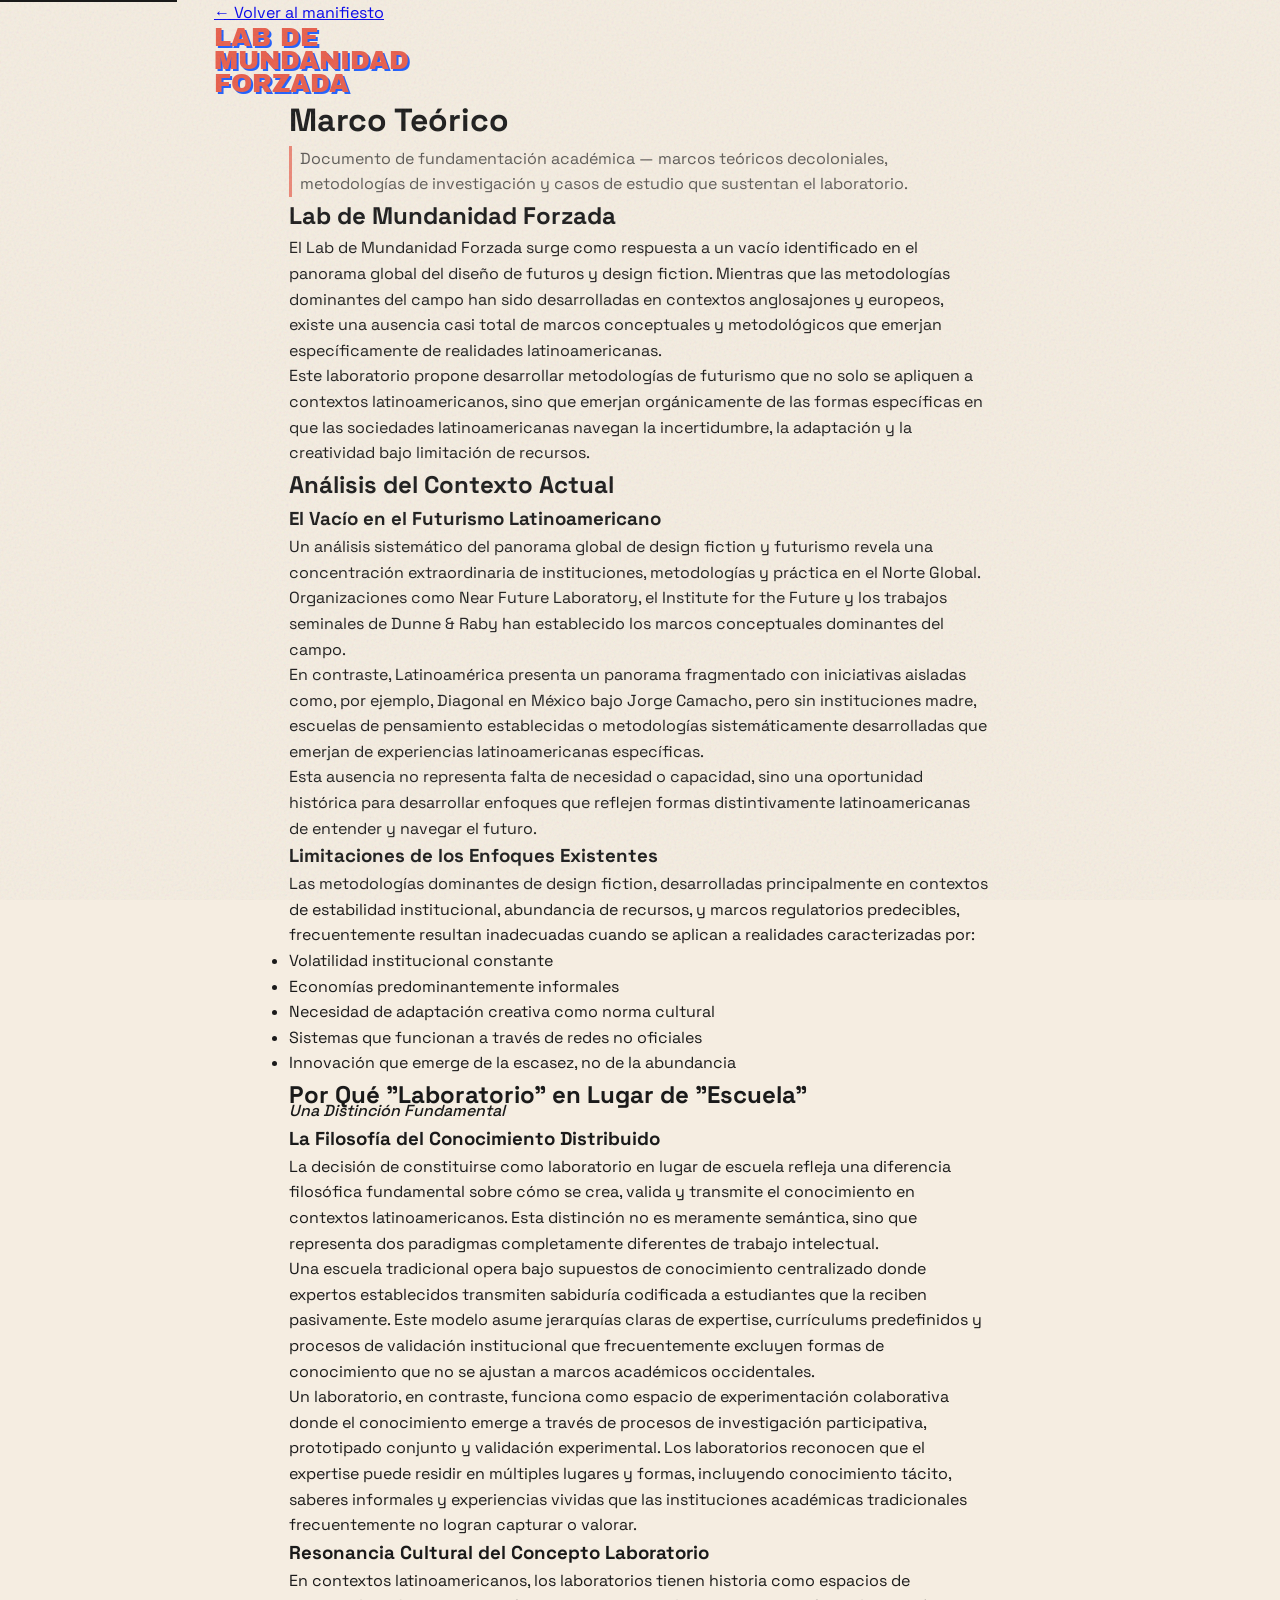
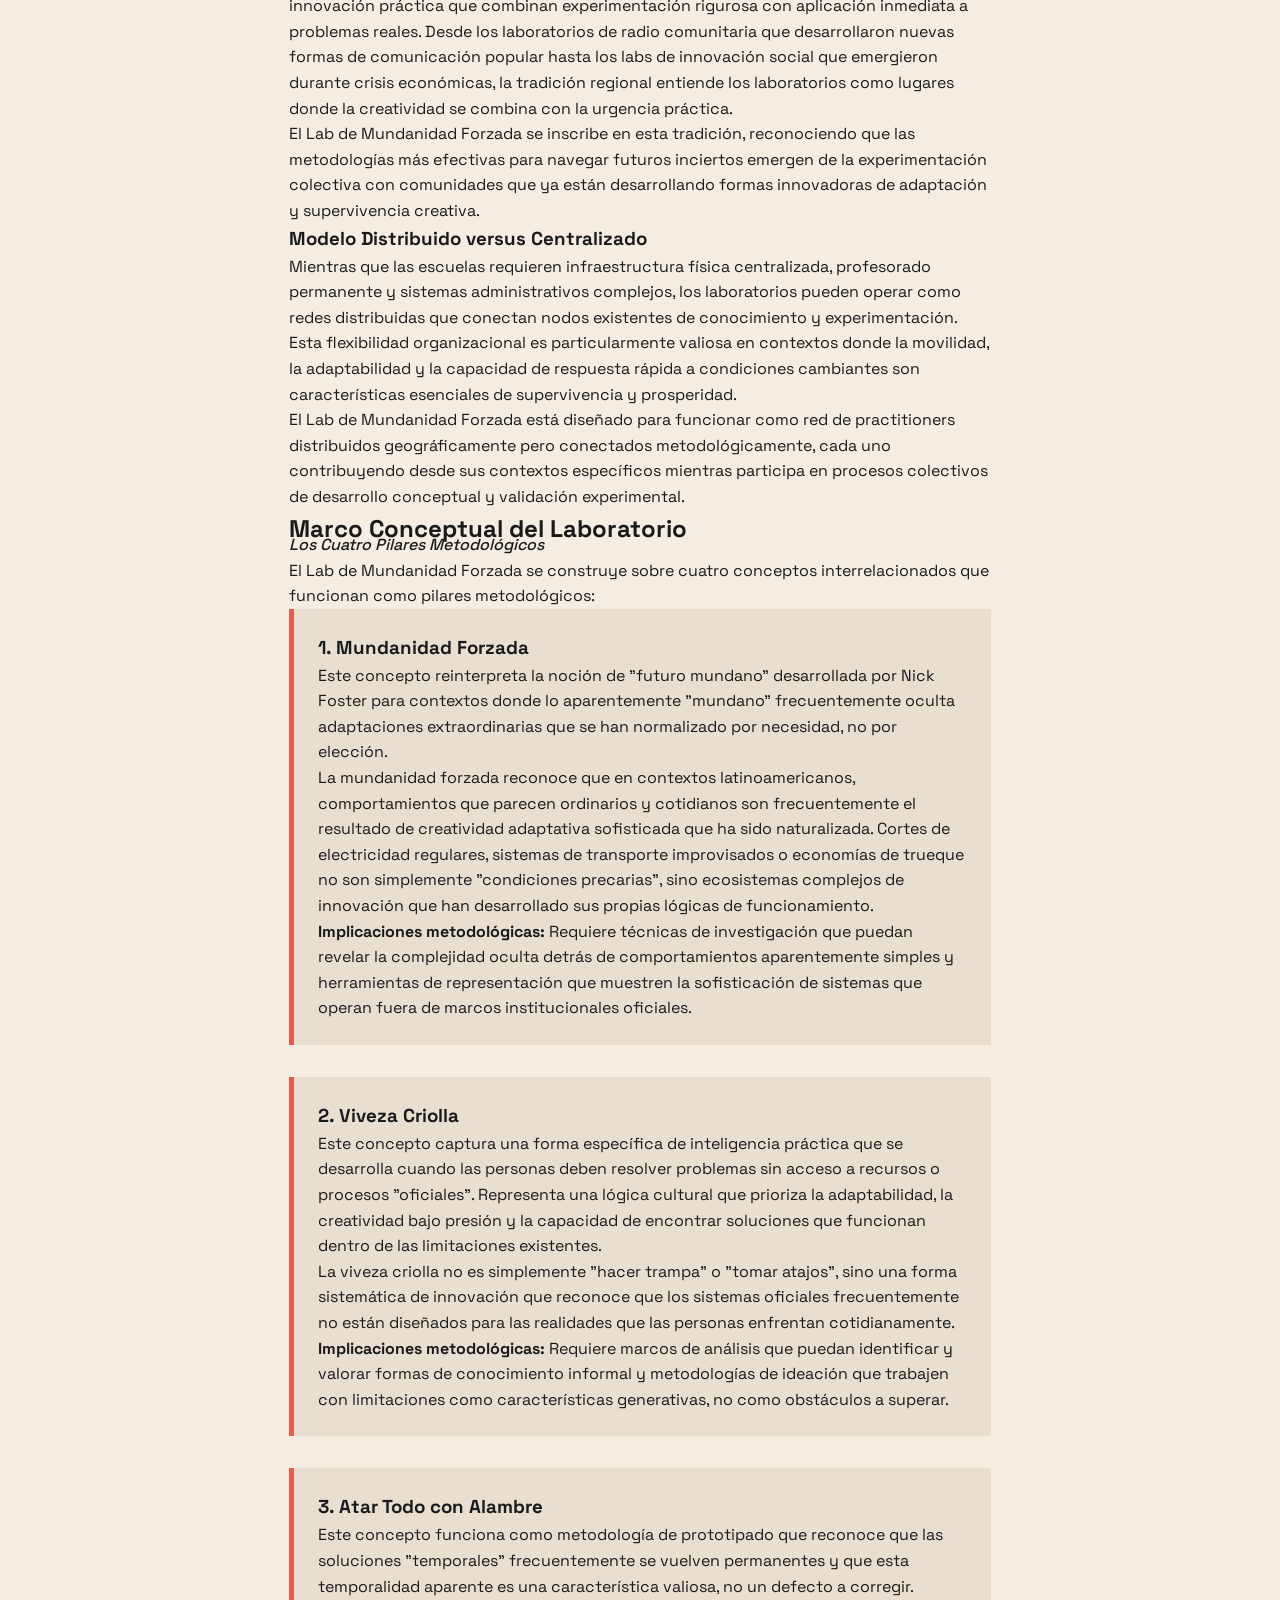
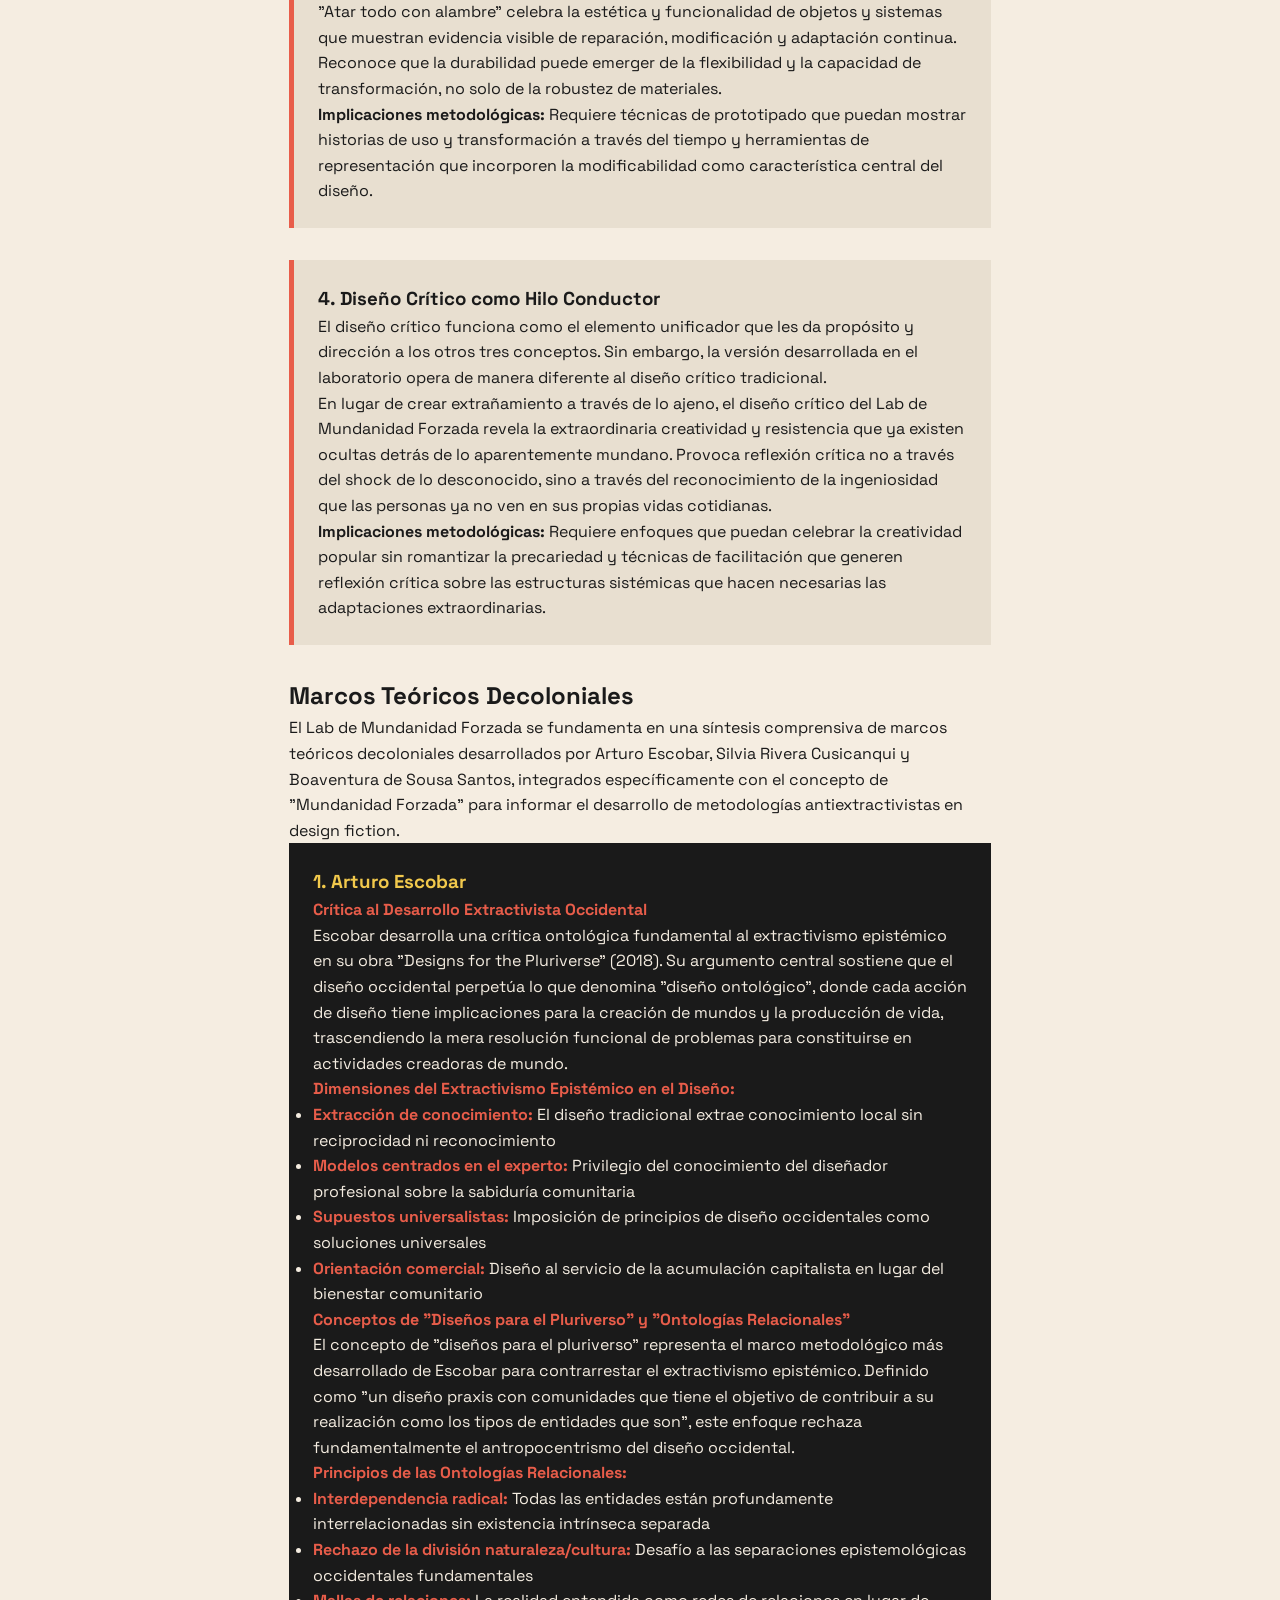
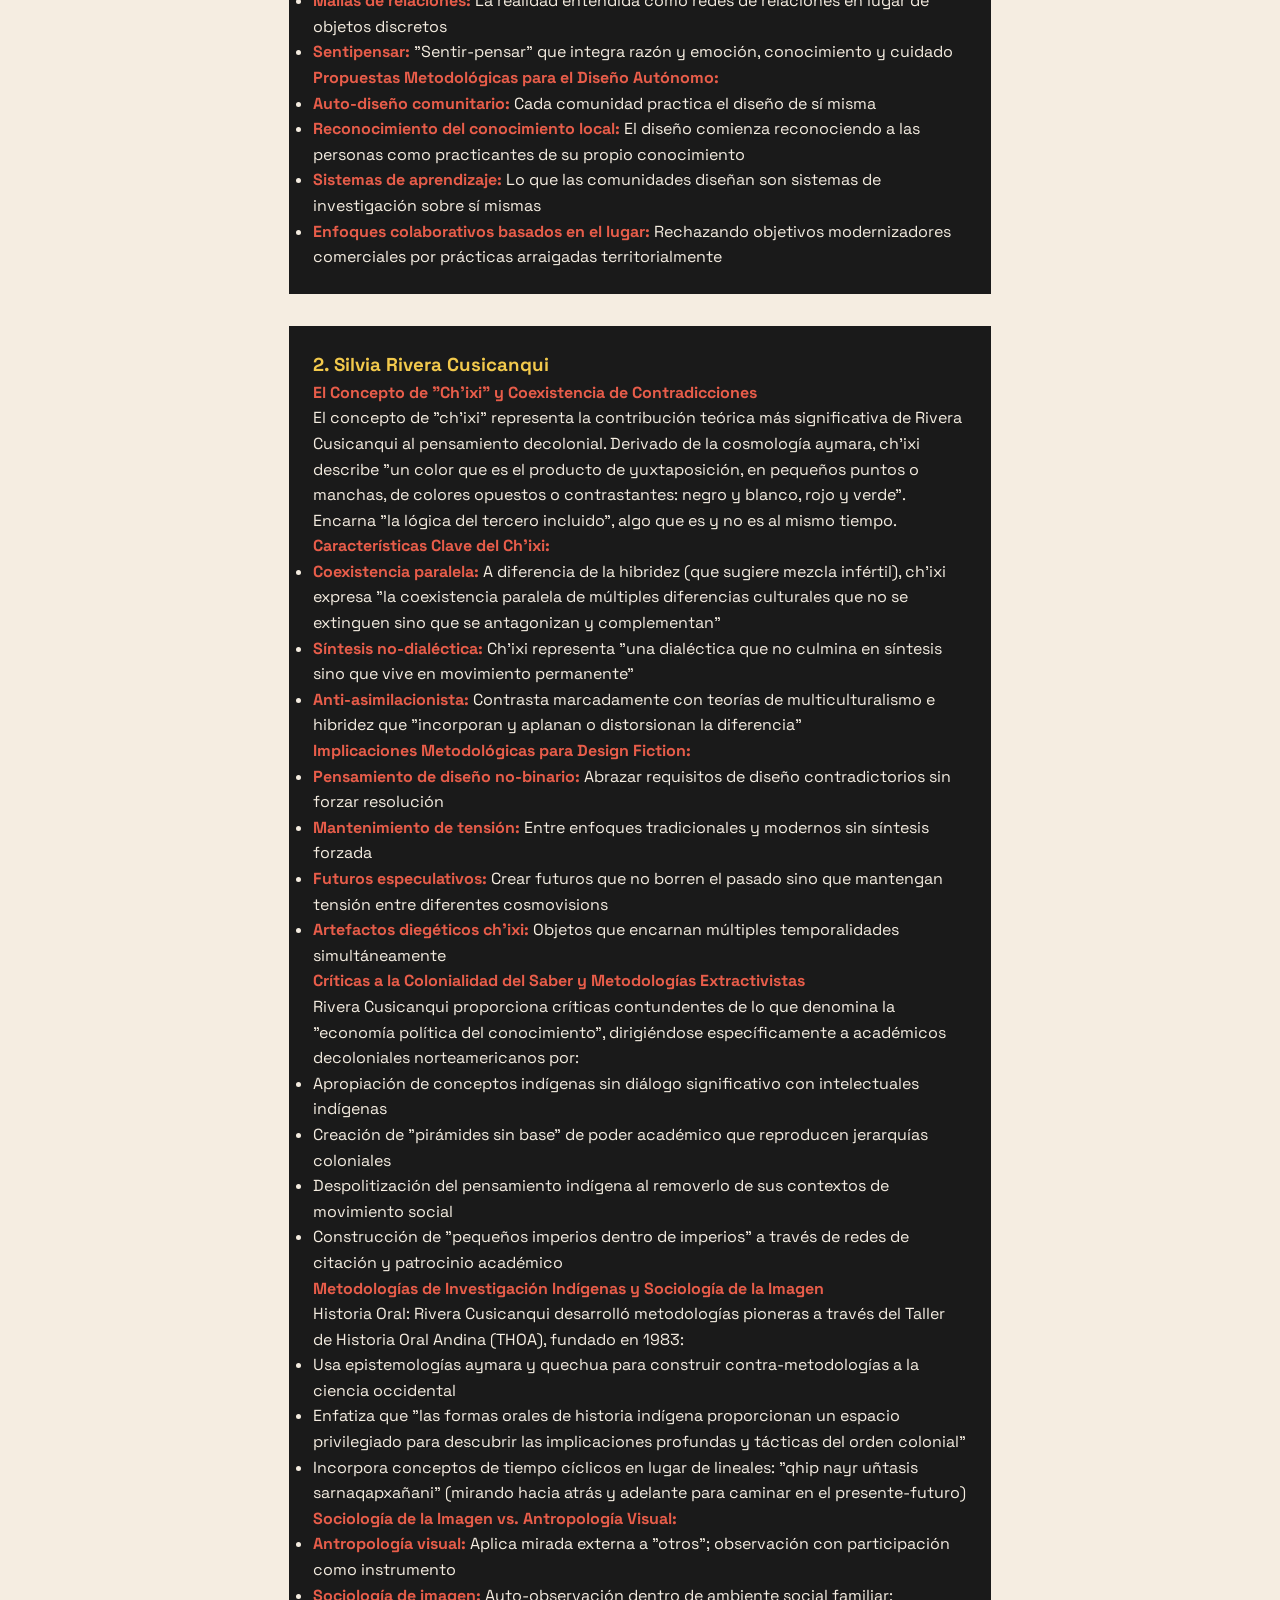
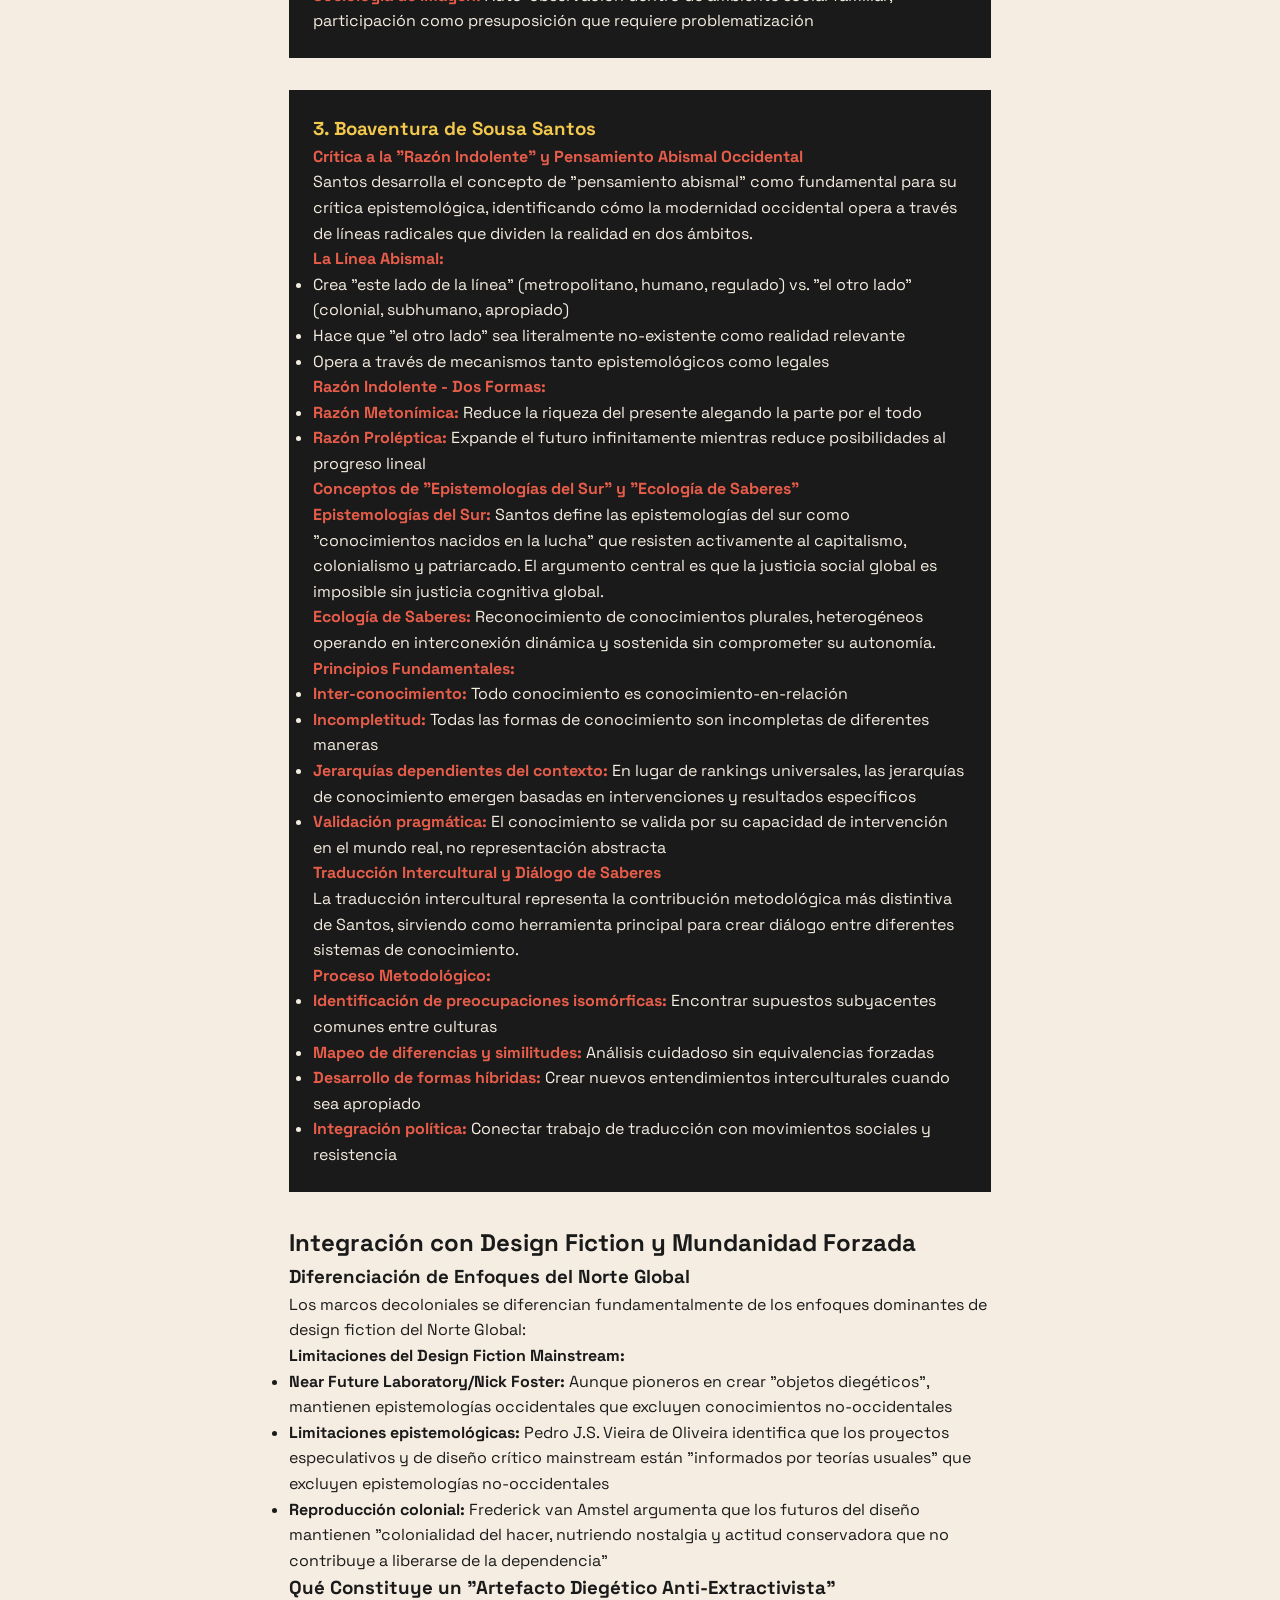
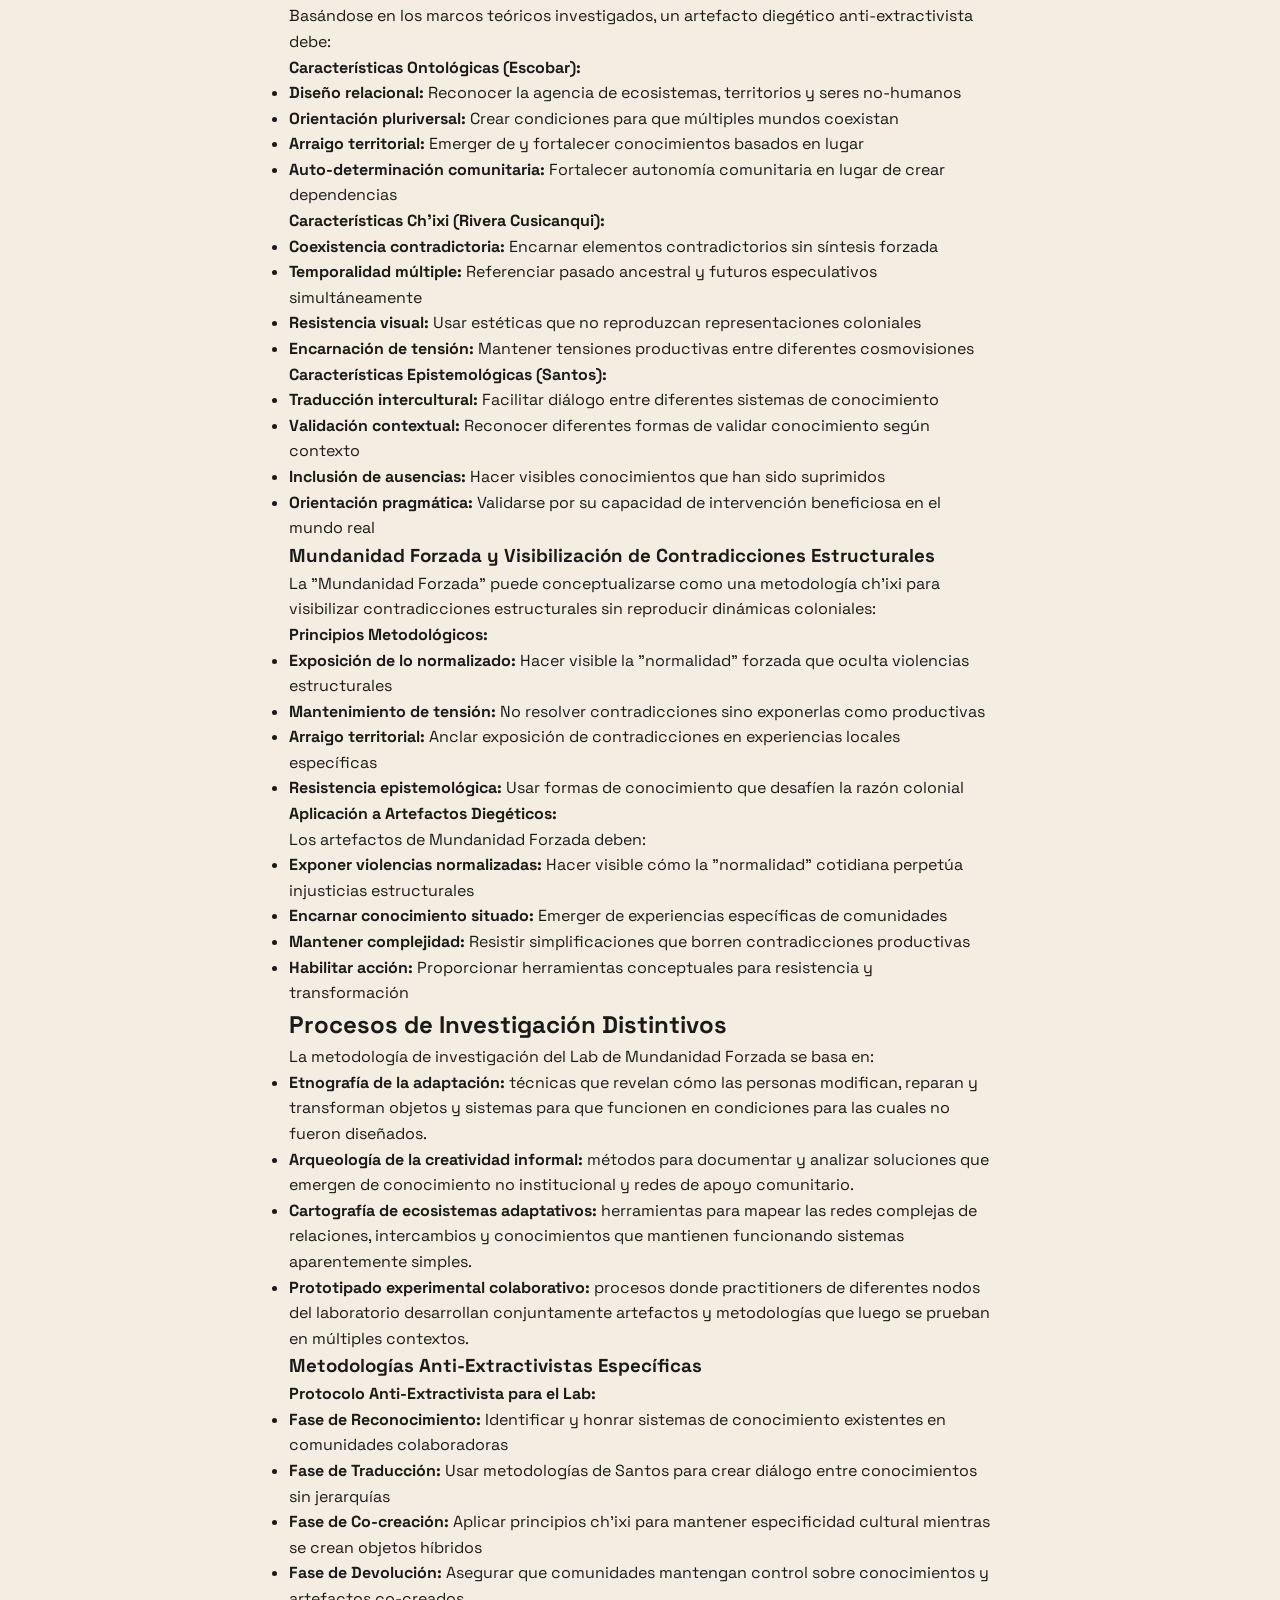
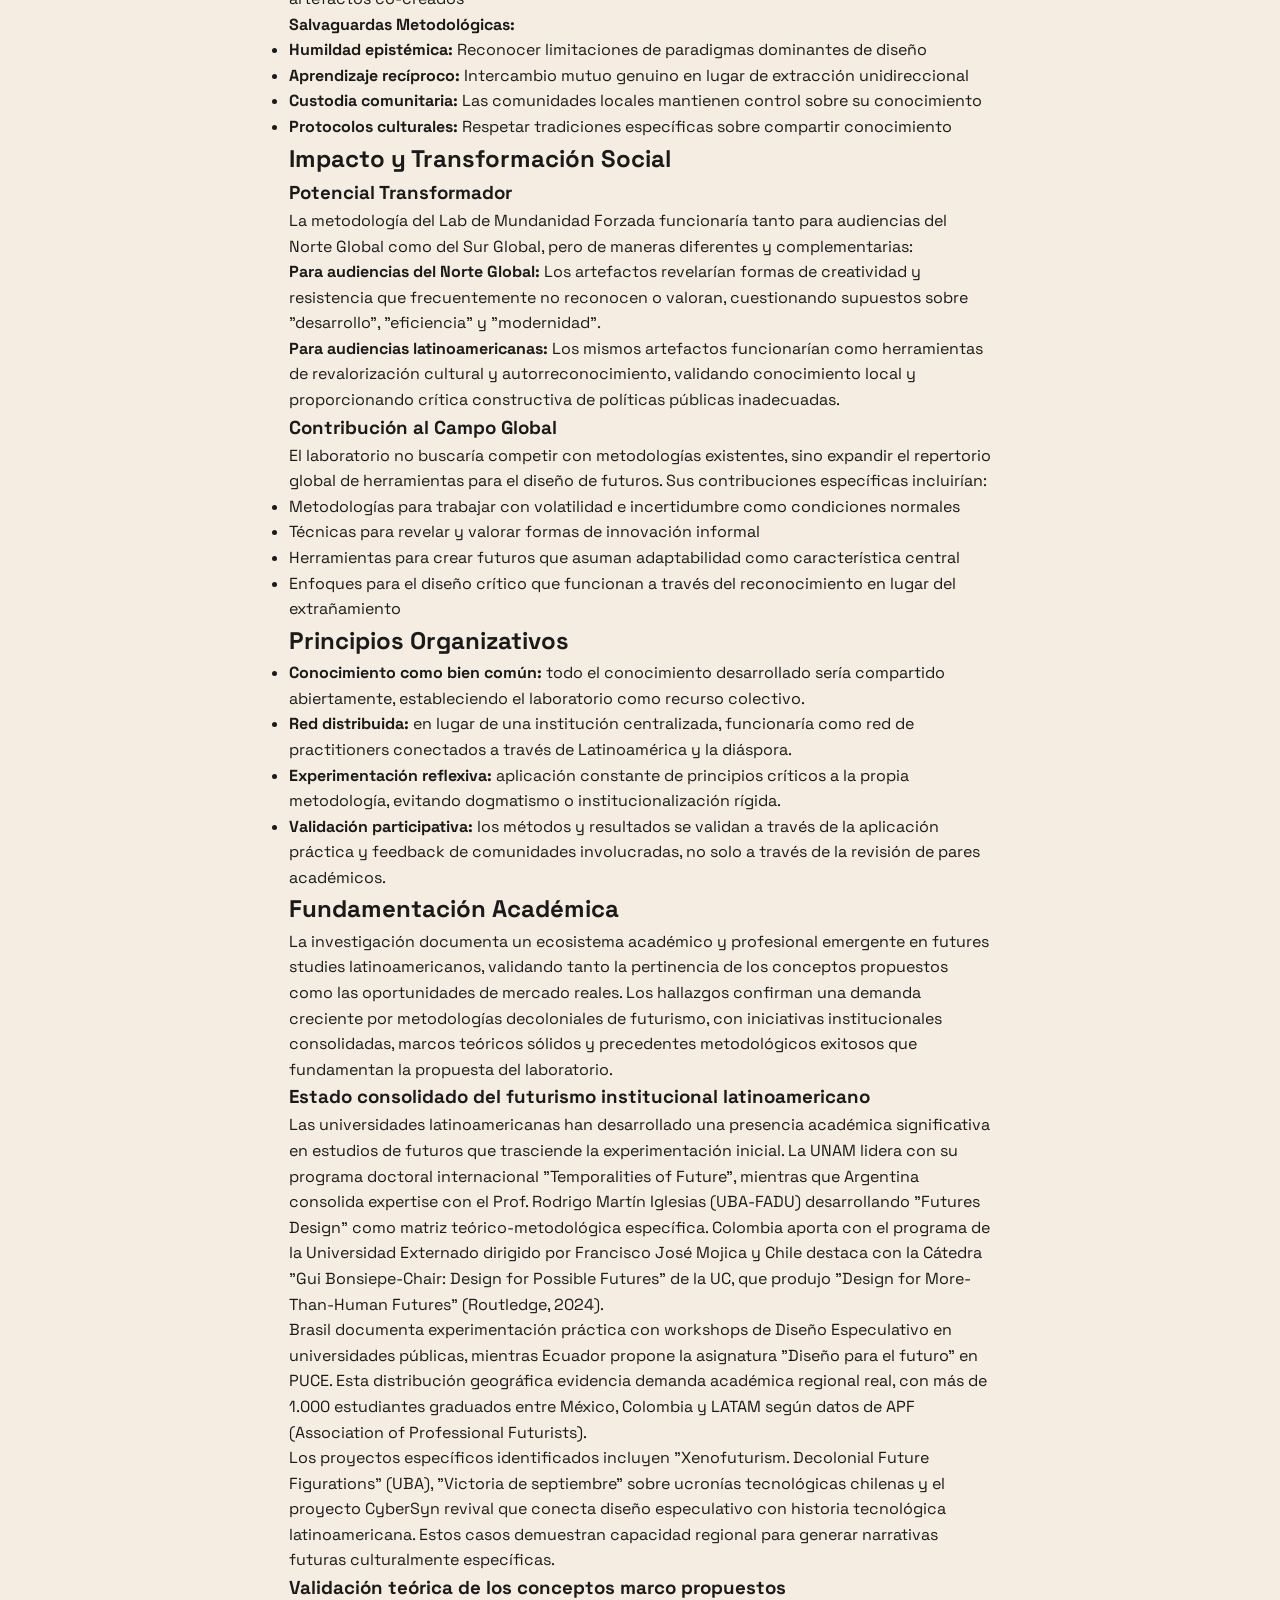
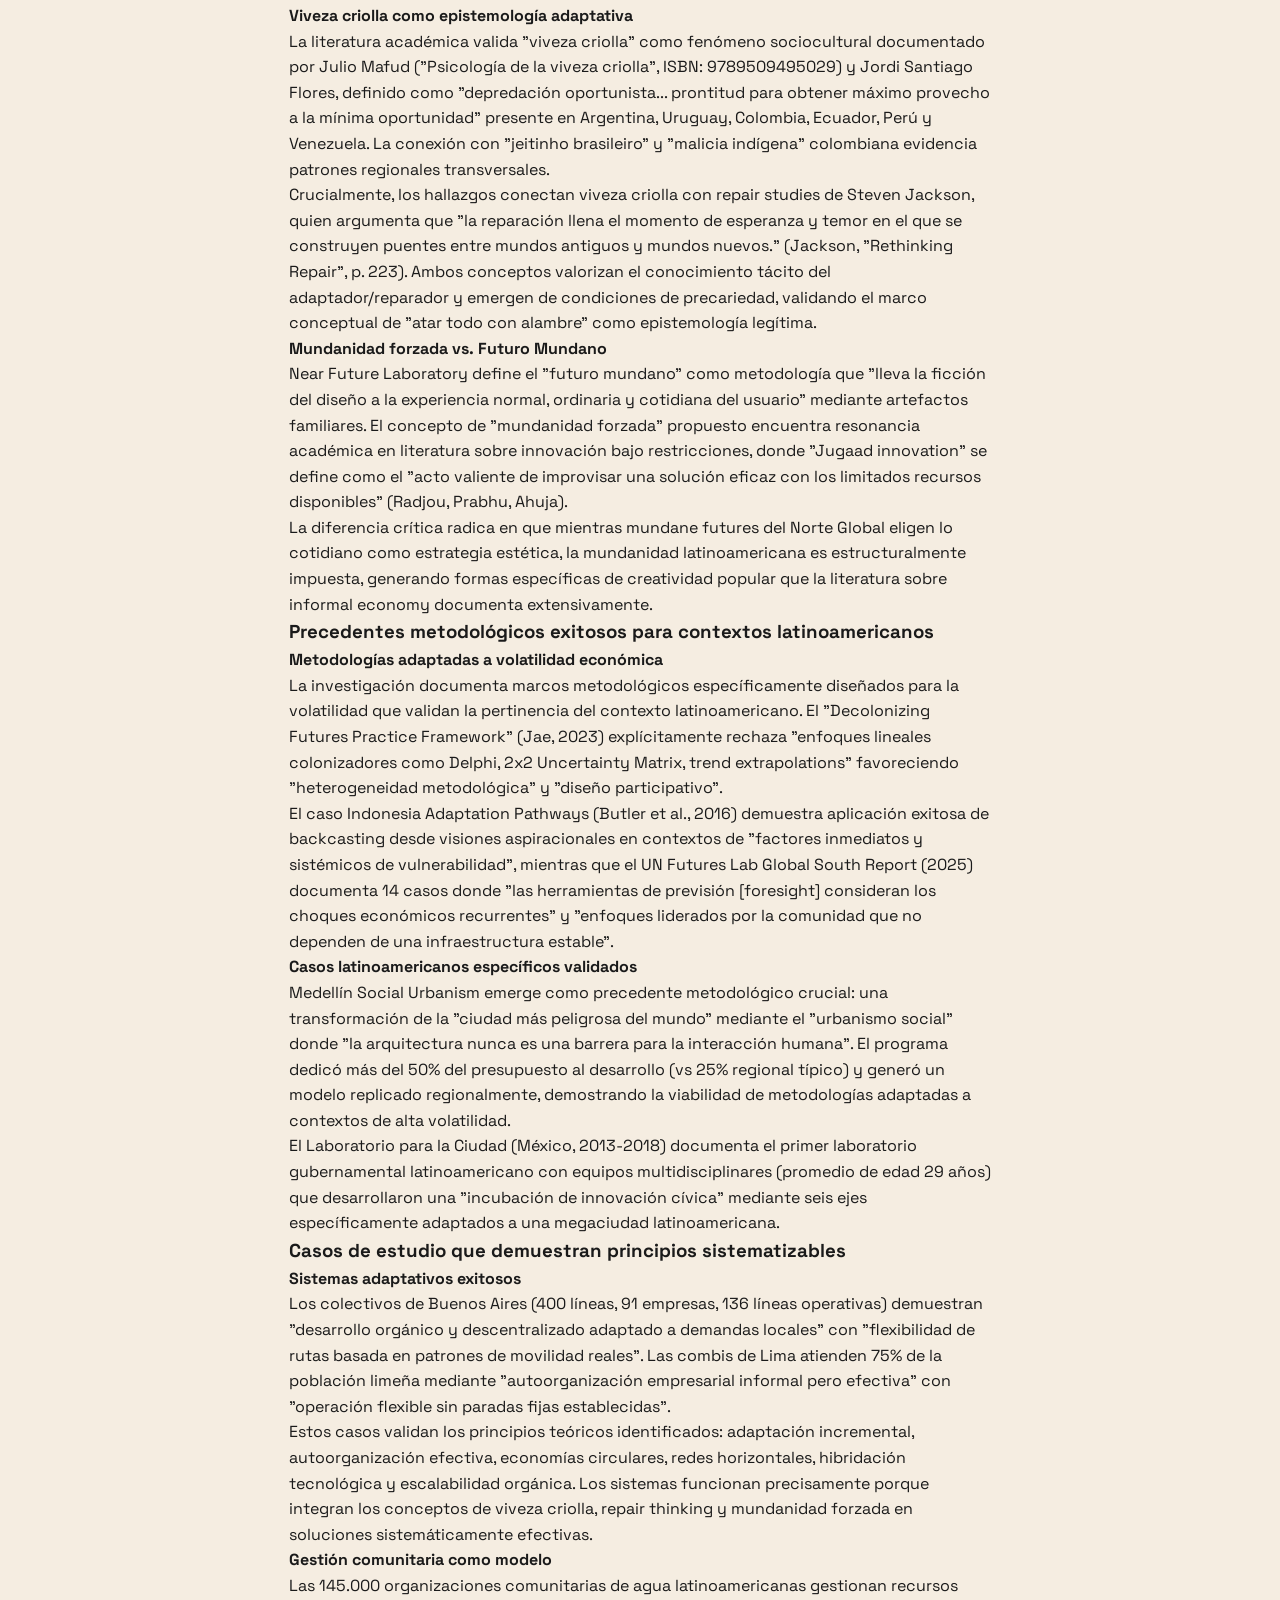
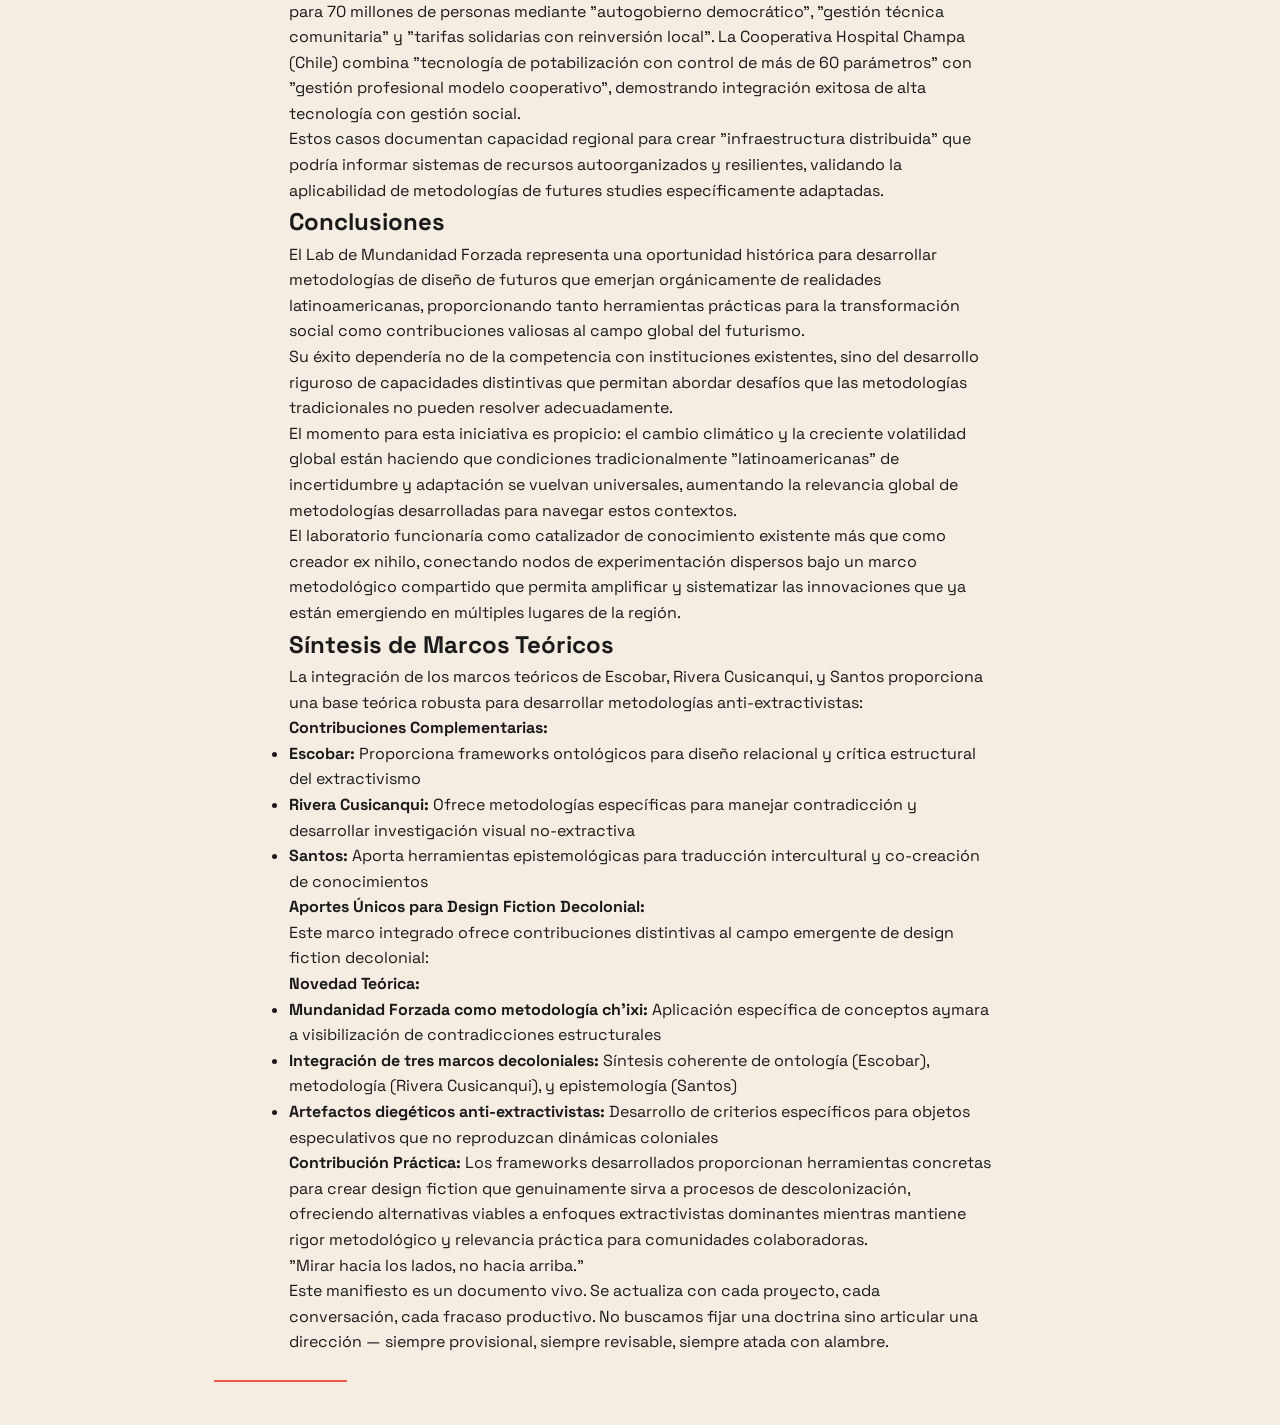
<file: marco.html>
<!DOCTYPE html>
<html lang="es">
<head>
  <meta charset="UTF-8">
  <meta name="viewport" content="width=device-width, initial-scale=1.0">
  <meta name="robots" content="index, follow">
  <title>Marco Teórico — Lab de Mundanidad Forzada</title>
  <meta name="description" content="Marco teórico: fundamentación académica de metodologías decoloniales de design fiction latinoamericano.">

  <!-- Canonical -->
  <link rel="canonical" href="https://nbronzina.github.io/LAB/marco.html">

  <!-- Open Graph -->
  <meta property="og:type" content="website">
  <meta property="og:url" content="https://nbronzina.github.io/LAB/marco.html">
  <meta property="og:title" content="Marco Teórico — Lab de Mundanidad Forzada">
  <meta property="og:description" content="Marco teórico: fundamentación académica de metodologías decoloniales de design fiction latinoamericano.">
  <meta property="og:image" content="https://nbronzina.github.io/LAB/og-image.png">

  <!-- Twitter -->
  <meta name="twitter:card" content="summary_large_image">
  <meta name="twitter:title" content="Marco Teórico — Lab de Mundanidad Forzada">
  <meta name="twitter:description" content="Marco teórico: fundamentación académica de metodologías decoloniales de design fiction latinoamericano.">
  <meta name="twitter:image" content="https://nbronzina.github.io/LAB/og-image.png">

  <!-- Favicon -->
  <link rel="icon" type="image/png" sizes="32x32" href="favicon-32.png">
  <link rel="icon" type="image/png" sizes="16x16" href="favicon-16.png">
  <link rel="apple-touch-icon" href="apple-touch-icon.png">
  <link rel="preload" href="fonts/archivo-black-latin-400-normal.woff2" as="font" type="font/woff2" crossorigin>
  <link rel="preload" href="fonts/space-grotesk-latin-400-normal.woff2" as="font" type="font/woff2" crossorigin>
  <link rel="stylesheet" href="style.css">
</head>
<body class="manifiesto-page">
  <a href="#main" class="skip-link">Saltar al contenido</a>

  <div class="noise-overlay" aria-hidden="true"></div>

  <!-- HEADER COMPACTO -->
  <header class="manifiesto-header" role="banner">
    <div class="container">
      <a href="manifiesto.html" class="back-link">← Volver al manifiesto</a>
      <div class="logo logo-small">
        <span>Lab de</span>
        <span>Mundanidad</span>
        <span>Forzada</span>
      </div>
    </div>
  </header>

  <!-- CONTENIDO PRINCIPAL -->
  <main id="main" class="manifiesto-content" role="main">
    <div class="container container-narrow">

      <h1 class="manifiesto-title">Marco Teórico</h1>
      <p class="documento-nota">Documento de fundamentación académica — marcos teóricos decoloniales, metodologías de investigación y casos de estudio que sustentan el laboratorio.</p>

      <!-- INTRODUCCIÓN -->
      <section class="manifiesto-section">
        <h2>Lab de Mundanidad Forzada</h2>
        <p>El Lab de Mundanidad Forzada surge como respuesta a un vacío identificado en el panorama global del diseño de futuros y design fiction. Mientras que las metodologías dominantes del campo han sido desarrolladas en contextos anglosajones y europeos, existe una ausencia casi total de marcos conceptuales y metodológicos que emerjan específicamente de realidades latinoamericanas.</p>
        <p>Este laboratorio propone desarrollar metodologías de futurismo que no solo se apliquen a contextos latinoamericanos, sino que emerjan orgánicamente de las formas específicas en que las sociedades latinoamericanas navegan la incertidumbre, la adaptación y la creatividad bajo limitación de recursos.</p>
      </section>

      <!-- ANÁLISIS DEL CONTEXTO ACTUAL -->
      <section class="manifiesto-section">
        <h2>Análisis del Contexto Actual</h2>

        <h3>El Vacío en el Futurismo Latinoamericano</h3>
        <p>Un análisis sistemático del panorama global de design fiction y futurismo revela una concentración extraordinaria de instituciones, metodologías y práctica en el Norte Global. Organizaciones como Near Future Laboratory, el Institute for the Future y los trabajos seminales de Dunne & Raby han establecido los marcos conceptuales dominantes del campo.</p>
        <p>En contraste, Latinoamérica presenta un panorama fragmentado con iniciativas aisladas como, por ejemplo, Diagonal en México bajo Jorge Camacho, pero sin instituciones madre, escuelas de pensamiento establecidas o metodologías sistemáticamente desarrolladas que emerjan de experiencias latinoamericanas específicas.</p>
        <p>Esta ausencia no representa falta de necesidad o capacidad, sino una oportunidad histórica para desarrollar enfoques que reflejen formas distintivamente latinoamericanas de entender y navegar el futuro.</p>

        <h3>Limitaciones de los Enfoques Existentes</h3>
        <p>Las metodologías dominantes de design fiction, desarrolladas principalmente en contextos de estabilidad institucional, abundancia de recursos, y marcos regulatorios predecibles, frecuentemente resultan inadecuadas cuando se aplican a realidades caracterizadas por:</p>
        <ul>
          <li>Volatilidad institucional constante</li>
          <li>Economías predominantemente informales</li>
          <li>Necesidad de adaptación creativa como norma cultural</li>
          <li>Sistemas que funcionan a través de redes no oficiales</li>
          <li>Innovación que emerge de la escasez, no de la abundancia</li>
        </ul>
      </section>

      <!-- POR QUÉ LABORATORIO -->
      <section class="manifiesto-section">
        <h2>Por Qué "Laboratorio" en Lugar de "Escuela"</h2>
        <p class="subtitulo-seccion">Una Distinción Fundamental</p>

        <h3>La Filosofía del Conocimiento Distribuido</h3>
        <p>La decisión de constituirse como laboratorio en lugar de escuela refleja una diferencia filosófica fundamental sobre cómo se crea, valida y transmite el conocimiento en contextos latinoamericanos. Esta distinción no es meramente semántica, sino que representa dos paradigmas completamente diferentes de trabajo intelectual.</p>
        <p>Una escuela tradicional opera bajo supuestos de conocimiento centralizado donde expertos establecidos transmiten sabiduría codificada a estudiantes que la reciben pasivamente. Este modelo asume jerarquías claras de expertise, currículums predefinidos y procesos de validación institucional que frecuentemente excluyen formas de conocimiento que no se ajustan a marcos académicos occidentales.</p>
        <p>Un laboratorio, en contraste, funciona como espacio de experimentación colaborativa donde el conocimiento emerge a través de procesos de investigación participativa, prototipado conjunto y validación experimental. Los laboratorios reconocen que el expertise puede residir en múltiples lugares y formas, incluyendo conocimiento tácito, saberes informales y experiencias vividas que las instituciones académicas tradicionales frecuentemente no logran capturar o valorar.</p>

        <h3>Resonancia Cultural del Concepto Laboratorio</h3>
        <p>En contextos latinoamericanos, los laboratorios tienen historia como espacios de innovación práctica que combinan experimentación rigurosa con aplicación inmediata a problemas reales. Desde los laboratorios de radio comunitaria que desarrollaron nuevas formas de comunicación popular hasta los labs de innovación social que emergieron durante crisis económicas, la tradición regional entiende los laboratorios como lugares donde la creatividad se combina con la urgencia práctica.</p>
        <p>El Lab de Mundanidad Forzada se inscribe en esta tradición, reconociendo que las metodologías más efectivas para navegar futuros inciertos emergen de la experimentación colectiva con comunidades que ya están desarrollando formas innovadoras de adaptación y supervivencia creativa.</p>

        <h3>Modelo Distribuido versus Centralizado</h3>
        <p>Mientras que las escuelas requieren infraestructura física centralizada, profesorado permanente y sistemas administrativos complejos, los laboratorios pueden operar como redes distribuidas que conectan nodos existentes de conocimiento y experimentación. Esta flexibilidad organizacional es particularmente valiosa en contextos donde la movilidad, la adaptabilidad y la capacidad de respuesta rápida a condiciones cambiantes son características esenciales de supervivencia y prosperidad.</p>
        <p>El Lab de Mundanidad Forzada está diseñado para funcionar como red de practitioners distribuidos geográficamente pero conectados metodológicamente, cada uno contribuyendo desde sus contextos específicos mientras participa en procesos colectivos de desarrollo conceptual y validación experimental.</p>
      </section>

      <!-- MARCO CONCEPTUAL -->
      <section class="manifiesto-section">
        <h2>Marco Conceptual del Laboratorio</h2>
        <p class="subtitulo-seccion">Los Cuatro Pilares Metodológicos</p>
        <p>El Lab de Mundanidad Forzada se construye sobre cuatro conceptos interrelacionados que funcionan como pilares metodológicos:</p>

        <article class="pilar-extendido">
          <h3>1. Mundanidad Forzada</h3>
          <p>Este concepto reinterpreta la noción de "futuro mundano" desarrollada por Nick Foster para contextos donde lo aparentemente "mundano" frecuentemente oculta adaptaciones extraordinarias que se han normalizado por necesidad, no por elección.</p>
          <p>La mundanidad forzada reconoce que en contextos latinoamericanos, comportamientos que parecen ordinarios y cotidianos son frecuentemente el resultado de creatividad adaptativa sofisticada que ha sido naturalizada. Cortes de electricidad regulares, sistemas de transporte improvisados o economías de trueque no son simplemente "condiciones precarias", sino ecosistemas complejos de innovación que han desarrollado sus propias lógicas de funcionamiento.</p>
          <p><strong>Implicaciones metodológicas:</strong> Requiere técnicas de investigación que puedan revelar la complejidad oculta detrás de comportamientos aparentemente simples y herramientas de representación que muestren la sofisticación de sistemas que operan fuera de marcos institucionales oficiales.</p>
        </article>

        <article class="pilar-extendido">
          <h3>2. Viveza Criolla</h3>
          <p>Este concepto captura una forma específica de inteligencia práctica que se desarrolla cuando las personas deben resolver problemas sin acceso a recursos o procesos "oficiales". Representa una lógica cultural que prioriza la adaptabilidad, la creatividad bajo presión y la capacidad de encontrar soluciones que funcionan dentro de las limitaciones existentes.</p>
          <p>La viveza criolla no es simplemente "hacer trampa" o "tomar atajos", sino una forma sistemática de innovación que reconoce que los sistemas oficiales frecuentemente no están diseñados para las realidades que las personas enfrentan cotidianamente.</p>
          <p><strong>Implicaciones metodológicas:</strong> Requiere marcos de análisis que puedan identificar y valorar formas de conocimiento informal y metodologías de ideación que trabajen con limitaciones como características generativas, no como obstáculos a superar.</p>
        </article>

        <article class="pilar-extendido">
          <h3>3. Atar Todo con Alambre</h3>
          <p>Este concepto funciona como metodología de prototipado que reconoce que las soluciones "temporales" frecuentemente se vuelven permanentes y que esta temporalidad aparente es una característica valiosa, no un defecto a corregir.</p>
          <p>"Atar todo con alambre" celebra la estética y funcionalidad de objetos y sistemas que muestran evidencia visible de reparación, modificación y adaptación continua. Reconoce que la durabilidad puede emerger de la flexibilidad y la capacidad de transformación, no solo de la robustez de materiales.</p>
          <p><strong>Implicaciones metodológicas:</strong> Requiere técnicas de prototipado que puedan mostrar historias de uso y transformación a través del tiempo y herramientas de representación que incorporen la modificabilidad como característica central del diseño.</p>
        </article>

        <article class="pilar-extendido">
          <h3>4. Diseño Crítico como Hilo Conductor</h3>
          <p>El diseño crítico funciona como el elemento unificador que les da propósito y dirección a los otros tres conceptos. Sin embargo, la versión desarrollada en el laboratorio opera de manera diferente al diseño crítico tradicional.</p>
          <p>En lugar de crear extrañamiento a través de lo ajeno, el diseño crítico del Lab de Mundanidad Forzada revela la extraordinaria creatividad y resistencia que ya existen ocultas detrás de lo aparentemente mundano. Provoca reflexión crítica no a través del shock de lo desconocido, sino a través del reconocimiento de la ingeniosidad que las personas ya no ven en sus propias vidas cotidianas.</p>
          <p><strong>Implicaciones metodológicas:</strong> Requiere enfoques que puedan celebrar la creatividad popular sin romantizar la precariedad y técnicas de facilitación que generen reflexión crítica sobre las estructuras sistémicas que hacen necesarias las adaptaciones extraordinarias.</p>
        </article>
      </section>

      <!-- MARCOS TEÓRICOS DECOLONIALES -->
      <section class="manifiesto-section">
        <h2>Marcos Teóricos Decoloniales</h2>
        <p>El Lab de Mundanidad Forzada se fundamenta en una síntesis comprensiva de marcos teóricos decoloniales desarrollados por Arturo Escobar, Silvia Rivera Cusicanqui y Boaventura de Sousa Santos, integrados específicamente con el concepto de "Mundanidad Forzada" para informar el desarrollo de metodologías antiextractivistas en design fiction.</p>

        <article class="marco-extendido">
          <h3>1. Arturo Escobar</h3>
          <p><strong>Crítica al Desarrollo Extractivista Occidental</strong></p>
          <p>Escobar desarrolla una crítica ontológica fundamental al extractivismo epistémico en su obra "Designs for the Pluriverse" (2018). Su argumento central sostiene que el diseño occidental perpetúa lo que denomina "diseño ontológico", donde cada acción de diseño tiene implicaciones para la creación de mundos y la producción de vida, trascendiendo la mera resolución funcional de problemas para constituirse en actividades creadoras de mundo.</p>
          <p><strong>Dimensiones del Extractivismo Epistémico en el Diseño:</strong></p>
          <ul>
            <li><strong>Extracción de conocimiento:</strong> El diseño tradicional extrae conocimiento local sin reciprocidad ni reconocimiento</li>
            <li><strong>Modelos centrados en el experto:</strong> Privilegio del conocimiento del diseñador profesional sobre la sabiduría comunitaria</li>
            <li><strong>Supuestos universalistas:</strong> Imposición de principios de diseño occidentales como soluciones universales</li>
            <li><strong>Orientación comercial:</strong> Diseño al servicio de la acumulación capitalista en lugar del bienestar comunitario</li>
          </ul>
          <p><strong>Conceptos de "Diseños para el Pluriverso" y "Ontologías Relacionales"</strong></p>
          <p>El concepto de "diseños para el pluriverso" representa el marco metodológico más desarrollado de Escobar para contrarrestar el extractivismo epistémico. Definido como "un diseño praxis con comunidades que tiene el objetivo de contribuir a su realización como los tipos de entidades que son", este enfoque rechaza fundamentalmente el antropocentrismo del diseño occidental.</p>
          <p><strong>Principios de las Ontologías Relacionales:</strong></p>
          <ul>
            <li><strong>Interdependencia radical:</strong> Todas las entidades están profundamente interrelacionadas sin existencia intrínseca separada</li>
            <li><strong>Rechazo de la división naturaleza/cultura:</strong> Desafío a las separaciones epistemológicas occidentales fundamentales</li>
            <li><strong>Mallas de relaciones:</strong> La realidad entendida como redes de relaciones en lugar de objetos discretos</li>
            <li><strong>Sentipensar:</strong> "Sentir-pensar" que integra razón y emoción, conocimiento y cuidado</li>
          </ul>
          <p><strong>Propuestas Metodológicas para el Diseño Autónomo:</strong></p>
          <ul>
            <li><strong>Auto-diseño comunitario:</strong> Cada comunidad practica el diseño de sí misma</li>
            <li><strong>Reconocimiento del conocimiento local:</strong> El diseño comienza reconociendo a las personas como practicantes de su propio conocimiento</li>
            <li><strong>Sistemas de aprendizaje:</strong> Lo que las comunidades diseñan son sistemas de investigación sobre sí mismas</li>
            <li><strong>Enfoques colaborativos basados en el lugar:</strong> Rechazando objetivos modernizadores comerciales por prácticas arraigadas territorialmente</li>
          </ul>
        </article>

        <article class="marco-extendido">
          <h3>2. Silvia Rivera Cusicanqui</h3>
          <p><strong>El Concepto de "Ch'ixi" y Coexistencia de Contradicciones</strong></p>
          <p>El concepto de "ch'ixi" representa la contribución teórica más significativa de Rivera Cusicanqui al pensamiento decolonial. Derivado de la cosmología aymara, ch'ixi describe "un color que es el producto de yuxtaposición, en pequeños puntos o manchas, de colores opuestos o contrastantes: negro y blanco, rojo y verde". Encarna "la lógica del tercero incluido", algo que es y no es al mismo tiempo.</p>
          <p><strong>Características Clave del Ch'ixi:</strong></p>
          <ul>
            <li><strong>Coexistencia paralela:</strong> A diferencia de la hibridez (que sugiere mezcla infértil), ch'ixi expresa "la coexistencia paralela de múltiples diferencias culturales que no se extinguen sino que se antagonizan y complementan"</li>
            <li><strong>Síntesis no-dialéctica:</strong> Ch'ixi representa "una dialéctica que no culmina en síntesis sino que vive en movimiento permanente"</li>
            <li><strong>Anti-asimilacionista:</strong> Contrasta marcadamente con teorías de multiculturalismo e hibridez que "incorporan y aplanan o distorsionan la diferencia"</li>
          </ul>
          <p><strong>Implicaciones Metodológicas para Design Fiction:</strong></p>
          <ul>
            <li><strong>Pensamiento de diseño no-binario:</strong> Abrazar requisitos de diseño contradictorios sin forzar resolución</li>
            <li><strong>Mantenimiento de tensión:</strong> Entre enfoques tradicionales y modernos sin síntesis forzada</li>
            <li><strong>Futuros especulativos:</strong> Crear futuros que no borren el pasado sino que mantengan tensión entre diferentes cosmovisions</li>
            <li><strong>Artefactos diegéticos ch'ixi:</strong> Objetos que encarnan múltiples temporalidades simultáneamente</li>
          </ul>
          <p><strong>Críticas a la Colonialidad del Saber y Metodologías Extractivistas</strong></p>
          <p>Rivera Cusicanqui proporciona críticas contundentes de lo que denomina la "economía política del conocimiento", dirigiéndose específicamente a académicos decoloniales norteamericanos por:</p>
          <ul>
            <li>Apropiación de conceptos indígenas sin diálogo significativo con intelectuales indígenas</li>
            <li>Creación de "pirámides sin base" de poder académico que reproducen jerarquías coloniales</li>
            <li>Despolitización del pensamiento indígena al removerlo de sus contextos de movimiento social</li>
            <li>Construcción de "pequeños imperios dentro de imperios" a través de redes de citación y patrocinio académico</li>
          </ul>
          <p><strong>Metodologías de Investigación Indígenas y Sociología de la Imagen</strong></p>
          <p>Historia Oral: Rivera Cusicanqui desarrolló metodologías pioneras a través del Taller de Historia Oral Andina (THOA), fundado en 1983:</p>
          <ul>
            <li>Usa epistemologías aymara y quechua para construir contra-metodologías a la ciencia occidental</li>
            <li>Enfatiza que "las formas orales de historia indígena proporcionan un espacio privilegiado para descubrir las implicaciones profundas y tácticas del orden colonial"</li>
            <li>Incorpora conceptos de tiempo cíclicos en lugar de lineales: "qhip nayr uñtasis sarnaqapxañani" (mirando hacia atrás y adelante para caminar en el presente-futuro)</li>
          </ul>
          <p><strong>Sociología de la Imagen vs. Antropología Visual:</strong></p>
          <ul>
            <li><strong>Antropología visual:</strong> Aplica mirada externa a "otros"; observación con participación como instrumento</li>
            <li><strong>Sociología de imagen:</strong> Auto-observación dentro de ambiente social familiar; participación como presuposición que requiere problematización</li>
          </ul>
        </article>

        <article class="marco-extendido">
          <h3>3. Boaventura de Sousa Santos</h3>
          <p><strong>Crítica a la "Razón Indolente" y Pensamiento Abismal Occidental</strong></p>
          <p>Santos desarrolla el concepto de "pensamiento abismal" como fundamental para su crítica epistemológica, identificando cómo la modernidad occidental opera a través de líneas radicales que dividen la realidad en dos ámbitos.</p>
          <p><strong>La Línea Abismal:</strong></p>
          <ul>
            <li>Crea "este lado de la línea" (metropolitano, humano, regulado) vs. "el otro lado" (colonial, subhumano, apropiado)</li>
            <li>Hace que "el otro lado" sea literalmente no-existente como realidad relevante</li>
            <li>Opera a través de mecanismos tanto epistemológicos como legales</li>
          </ul>
          <p><strong>Razón Indolente - Dos Formas:</strong></p>
          <ul>
            <li><strong>Razón Metonímica:</strong> Reduce la riqueza del presente alegando la parte por el todo</li>
            <li><strong>Razón Proléptica:</strong> Expande el futuro infinitamente mientras reduce posibilidades al progreso lineal</li>
          </ul>
          <p><strong>Conceptos de "Epistemologías del Sur" y "Ecología de Saberes"</strong></p>
          <p><strong>Epistemologías del Sur:</strong> Santos define las epistemologías del sur como "conocimientos nacidos en la lucha" que resisten activamente al capitalismo, colonialismo y patriarcado. El argumento central es que la justicia social global es imposible sin justicia cognitiva global.</p>
          <p><strong>Ecología de Saberes:</strong> Reconocimiento de conocimientos plurales, heterogéneos operando en interconexión dinámica y sostenida sin comprometer su autonomía.</p>
          <p><strong>Principios Fundamentales:</strong></p>
          <ul>
            <li><strong>Inter-conocimiento:</strong> Todo conocimiento es conocimiento-en-relación</li>
            <li><strong>Incompletitud:</strong> Todas las formas de conocimiento son incompletas de diferentes maneras</li>
            <li><strong>Jerarquías dependientes del contexto:</strong> En lugar de rankings universales, las jerarquías de conocimiento emergen basadas en intervenciones y resultados específicos</li>
            <li><strong>Validación pragmática:</strong> El conocimiento se valida por su capacidad de intervención en el mundo real, no representación abstracta</li>
          </ul>
          <p><strong>Traducción Intercultural y Diálogo de Saberes</strong></p>
          <p>La traducción intercultural representa la contribución metodológica más distintiva de Santos, sirviendo como herramienta principal para crear diálogo entre diferentes sistemas de conocimiento.</p>
          <p><strong>Proceso Metodológico:</strong></p>
          <ul>
            <li><strong>Identificación de preocupaciones isomórficas:</strong> Encontrar supuestos subyacentes comunes entre culturas</li>
            <li><strong>Mapeo de diferencias y similitudes:</strong> Análisis cuidadoso sin equivalencias forzadas</li>
            <li><strong>Desarrollo de formas híbridas:</strong> Crear nuevos entendimientos interculturales cuando sea apropiado</li>
            <li><strong>Integración política:</strong> Conectar trabajo de traducción con movimientos sociales y resistencia</li>
          </ul>
        </article>
      </section>

      <!-- INTEGRACIÓN CON DESIGN FICTION -->
      <section class="manifiesto-section">
        <h2>Integración con Design Fiction y Mundanidad Forzada</h2>

        <h3>Diferenciación de Enfoques del Norte Global</h3>
        <p>Los marcos decoloniales se diferencian fundamentalmente de los enfoques dominantes de design fiction del Norte Global:</p>
        <p><strong>Limitaciones del Design Fiction Mainstream:</strong></p>
        <ul>
          <li><strong>Near Future Laboratory/Nick Foster:</strong> Aunque pioneros en crear "objetos diegéticos", mantienen epistemologías occidentales que excluyen conocimientos no-occidentales</li>
          <li><strong>Limitaciones epistemológicas:</strong> Pedro J.S. Vieira de Oliveira identifica que los proyectos especulativos y de diseño crítico mainstream están "informados por teorías usuales" que excluyen epistemologías no-occidentales</li>
          <li><strong>Reproducción colonial:</strong> Frederick van Amstel argumenta que los futuros del diseño mantienen "colonialidad del hacer, nutriendo nostalgia y actitud conservadora que no contribuye a liberarse de la dependencia"</li>
        </ul>

        <h3>Qué Constituye un "Artefacto Diegético Anti-Extractivista"</h3>
        <p>Basándose en los marcos teóricos investigados, un artefacto diegético anti-extractivista debe:</p>
        <p><strong>Características Ontológicas (Escobar):</strong></p>
        <ul>
          <li><strong>Diseño relacional:</strong> Reconocer la agencia de ecosistemas, territorios y seres no-humanos</li>
          <li><strong>Orientación pluriversal:</strong> Crear condiciones para que múltiples mundos coexistan</li>
          <li><strong>Arraigo territorial:</strong> Emerger de y fortalecer conocimientos basados en lugar</li>
          <li><strong>Auto-determinación comunitaria:</strong> Fortalecer autonomía comunitaria en lugar de crear dependencias</li>
        </ul>
        <p><strong>Características Ch'ixi (Rivera Cusicanqui):</strong></p>
        <ul>
          <li><strong>Coexistencia contradictoria:</strong> Encarnar elementos contradictorios sin síntesis forzada</li>
          <li><strong>Temporalidad múltiple:</strong> Referenciar pasado ancestral y futuros especulativos simultáneamente</li>
          <li><strong>Resistencia visual:</strong> Usar estéticas que no reproduzcan representaciones coloniales</li>
          <li><strong>Encarnación de tensión:</strong> Mantener tensiones productivas entre diferentes cosmovisiones</li>
        </ul>
        <p><strong>Características Epistemológicas (Santos):</strong></p>
        <ul>
          <li><strong>Traducción intercultural:</strong> Facilitar diálogo entre diferentes sistemas de conocimiento</li>
          <li><strong>Validación contextual:</strong> Reconocer diferentes formas de validar conocimiento según contexto</li>
          <li><strong>Inclusión de ausencias:</strong> Hacer visibles conocimientos que han sido suprimidos</li>
          <li><strong>Orientación pragmática:</strong> Validarse por su capacidad de intervención beneficiosa en el mundo real</li>
        </ul>

        <h3>Mundanidad Forzada y Visibilización de Contradicciones Estructurales</h3>
        <p>La "Mundanidad Forzada" puede conceptualizarse como una metodología ch'ixi para visibilizar contradicciones estructurales sin reproducir dinámicas coloniales:</p>
        <p><strong>Principios Metodológicos:</strong></p>
        <ul>
          <li><strong>Exposición de lo normalizado:</strong> Hacer visible la "normalidad" forzada que oculta violencias estructurales</li>
          <li><strong>Mantenimiento de tensión:</strong> No resolver contradicciones sino exponerlas como productivas</li>
          <li><strong>Arraigo territorial:</strong> Anclar exposición de contradicciones en experiencias locales específicas</li>
          <li><strong>Resistencia epistemológica:</strong> Usar formas de conocimiento que desafíen la razón colonial</li>
        </ul>
        <p><strong>Aplicación a Artefactos Diegéticos:</strong></p>
        <p>Los artefactos de Mundanidad Forzada deben:</p>
        <ul>
          <li><strong>Exponer violencias normalizadas:</strong> Hacer visible cómo la "normalidad" cotidiana perpetúa injusticias estructurales</li>
          <li><strong>Encarnar conocimiento situado:</strong> Emerger de experiencias específicas de comunidades</li>
          <li><strong>Mantener complejidad:</strong> Resistir simplificaciones que borren contradicciones productivas</li>
          <li><strong>Habilitar acción:</strong> Proporcionar herramientas conceptuales para resistencia y transformación</li>
        </ul>
      </section>

      <!-- PROCESOS DE INVESTIGACIÓN -->
      <section class="manifiesto-section">
        <h2>Procesos de Investigación Distintivos</h2>
        <p>La metodología de investigación del Lab de Mundanidad Forzada se basa en:</p>
        <ul>
          <li><strong>Etnografía de la adaptación:</strong> técnicas que revelan cómo las personas modifican, reparan y transforman objetos y sistemas para que funcionen en condiciones para las cuales no fueron diseñados.</li>
          <li><strong>Arqueología de la creatividad informal:</strong> métodos para documentar y analizar soluciones que emergen de conocimiento no institucional y redes de apoyo comunitario.</li>
          <li><strong>Cartografía de ecosistemas adaptativos:</strong> herramientas para mapear las redes complejas de relaciones, intercambios y conocimientos que mantienen funcionando sistemas aparentemente simples.</li>
          <li><strong>Prototipado experimental colaborativo:</strong> procesos donde practitioners de diferentes nodos del laboratorio desarrollan conjuntamente artefactos y metodologías que luego se prueban en múltiples contextos.</li>
        </ul>

        <h3>Metodologías Anti-Extractivistas Específicas</h3>
        <p><strong>Protocolo Anti-Extractivista para el Lab:</strong></p>
        <ul>
          <li><strong>Fase de Reconocimiento:</strong> Identificar y honrar sistemas de conocimiento existentes en comunidades colaboradoras</li>
          <li><strong>Fase de Traducción:</strong> Usar metodologías de Santos para crear diálogo entre conocimientos sin jerarquías</li>
          <li><strong>Fase de Co-creación:</strong> Aplicar principios ch'ixi para mantener especificidad cultural mientras se crean objetos híbridos</li>
          <li><strong>Fase de Devolución:</strong> Asegurar que comunidades mantengan control sobre conocimientos y artefactos co-creados</li>
        </ul>
        <p><strong>Salvaguardas Metodológicas:</strong></p>
        <ul>
          <li><strong>Humildad epistémica:</strong> Reconocer limitaciones de paradigmas dominantes de diseño</li>
          <li><strong>Aprendizaje recíproco:</strong> Intercambio mutuo genuino en lugar de extracción unidireccional</li>
          <li><strong>Custodia comunitaria:</strong> Las comunidades locales mantienen control sobre su conocimiento</li>
          <li><strong>Protocolos culturales:</strong> Respetar tradiciones específicas sobre compartir conocimiento</li>
        </ul>
      </section>

      <!-- IMPACTO Y TRANSFORMACIÓN SOCIAL -->
      <section class="manifiesto-section">
        <h2>Impacto y Transformación Social</h2>

        <h3>Potencial Transformador</h3>
        <p>La metodología del Lab de Mundanidad Forzada funcionaría tanto para audiencias del Norte Global como del Sur Global, pero de maneras diferentes y complementarias:</p>
        <p><strong>Para audiencias del Norte Global:</strong> Los artefactos revelarían formas de creatividad y resistencia que frecuentemente no reconocen o valoran, cuestionando supuestos sobre "desarrollo", "eficiencia" y "modernidad".</p>
        <p><strong>Para audiencias latinoamericanas:</strong> Los mismos artefactos funcionarían como herramientas de revalorización cultural y autorreconocimiento, validando conocimiento local y proporcionando crítica constructiva de políticas públicas inadecuadas.</p>

        <h3>Contribución al Campo Global</h3>
        <p>El laboratorio no buscaría competir con metodologías existentes, sino expandir el repertorio global de herramientas para el diseño de futuros. Sus contribuciones específicas incluirían:</p>
        <ul>
          <li>Metodologías para trabajar con volatilidad e incertidumbre como condiciones normales</li>
          <li>Técnicas para revelar y valorar formas de innovación informal</li>
          <li>Herramientas para crear futuros que asuman adaptabilidad como característica central</li>
          <li>Enfoques para el diseño crítico que funcionan a través del reconocimiento en lugar del extrañamiento</li>
        </ul>
      </section>

      <!-- PRINCIPIOS ORGANIZATIVOS -->
      <section class="manifiesto-section">
        <h2>Principios Organizativos</h2>
        <ul>
          <li><strong>Conocimiento como bien común:</strong> todo el conocimiento desarrollado sería compartido abiertamente, estableciendo el laboratorio como recurso colectivo.</li>
          <li><strong>Red distribuida:</strong> en lugar de una institución centralizada, funcionaría como red de practitioners conectados a través de Latinoamérica y la diáspora.</li>
          <li><strong>Experimentación reflexiva:</strong> aplicación constante de principios críticos a la propia metodología, evitando dogmatismo o institucionalización rígida.</li>
          <li><strong>Validación participativa:</strong> los métodos y resultados se validan a través de la aplicación práctica y feedback de comunidades involucradas, no solo a través de la revisión de pares académicos.</li>
        </ul>
      </section>

      <!-- FUNDAMENTACIÓN ACADÉMICA -->
      <section class="manifiesto-section">
        <h2>Fundamentación Académica</h2>
        <p>La investigación documenta un ecosistema académico y profesional emergente en futures studies latinoamericanos, validando tanto la pertinencia de los conceptos propuestos como las oportunidades de mercado reales. Los hallazgos confirman una demanda creciente por metodologías decoloniales de futurismo, con iniciativas institucionales consolidadas, marcos teóricos sólidos y precedentes metodológicos exitosos que fundamentan la propuesta del laboratorio.</p>

        <h3>Estado consolidado del futurismo institucional latinoamericano</h3>
        <p>Las universidades latinoamericanas han desarrollado una presencia académica significativa en estudios de futuros que trasciende la experimentación inicial. La UNAM lidera con su programa doctoral internacional "Temporalities of Future", mientras que Argentina consolida expertise con el Prof. Rodrigo Martín Iglesias (UBA-FADU) desarrollando "Futures Design" como matriz teórico-metodológica específica. Colombia aporta con el programa de la Universidad Externado dirigido por Francisco José Mojica y Chile destaca con la Cátedra "Gui Bonsiepe-Chair: Design for Possible Futures" de la UC, que produjo "Design for More-Than-Human Futures" (Routledge, 2024).</p>
        <p>Brasil documenta experimentación práctica con workshops de Diseño Especulativo en universidades públicas, mientras Ecuador propone la asignatura "Diseño para el futuro" en PUCE. Esta distribución geográfica evidencia demanda académica regional real, con más de 1.000 estudiantes graduados entre México, Colombia y LATAM según datos de APF (Association of Professional Futurists).</p>
        <p>Los proyectos específicos identificados incluyen "Xenofuturism. Decolonial Future Figurations" (UBA), "Victoria de septiembre" sobre ucronías tecnológicas chilenas y el proyecto CyberSyn revival que conecta diseño especulativo con historia tecnológica latinoamericana. Estos casos demuestran capacidad regional para generar narrativas futuras culturalmente específicas.</p>

        <h3>Validación teórica de los conceptos marco propuestos</h3>
        <p><strong>Viveza criolla como epistemología adaptativa</strong></p>
        <p>La literatura académica valida "viveza criolla" como fenómeno sociocultural documentado por Julio Mafud ("Psicología de la viveza criolla", ISBN: 9789509495029) y Jordi Santiago Flores, definido como "depredación oportunista... prontitud para obtener máximo provecho a la mínima oportunidad" presente en Argentina, Uruguay, Colombia, Ecuador, Perú y Venezuela. La conexión con "jeitinho brasileiro" y "malicia indígena" colombiana evidencia patrones regionales transversales.</p>
        <p>Crucialmente, los hallazgos conectan viveza criolla con repair studies de Steven Jackson, quien argumenta que "la reparación llena el momento de esperanza y temor en el que se construyen puentes entre mundos antiguos y mundos nuevos." (Jackson, "Rethinking Repair", p. 223). Ambos conceptos valorizan el conocimiento tácito del adaptador/reparador y emergen de condiciones de precariedad, validando el marco conceptual de "atar todo con alambre" como epistemología legítima.</p>
        <p><strong>Mundanidad forzada vs. Futuro Mundano</strong></p>
        <p>Near Future Laboratory define el "futuro mundano" como metodología que "lleva la ficción del diseño a la experiencia normal, ordinaria y cotidiana del usuario" mediante artefactos familiares. El concepto de "mundanidad forzada" propuesto encuentra resonancia académica en literatura sobre innovación bajo restricciones, donde "Jugaad innovation" se define como el "acto valiente de improvisar una solución eficaz con los limitados recursos disponibles" (Radjou, Prabhu, Ahuja).</p>
        <p>La diferencia crítica radica en que mientras mundane futures del Norte Global eligen lo cotidiano como estrategia estética, la mundanidad latinoamericana es estructuralmente impuesta, generando formas específicas de creatividad popular que la literatura sobre informal economy documenta extensivamente.</p>

        <h3>Precedentes metodológicos exitosos para contextos latinoamericanos</h3>
        <p><strong>Metodologías adaptadas a volatilidad económica</strong></p>
        <p>La investigación documenta marcos metodológicos específicamente diseñados para la volatilidad que validan la pertinencia del contexto latinoamericano. El "Decolonizing Futures Practice Framework" (Jae, 2023) explícitamente rechaza "enfoques lineales colonizadores como Delphi, 2x2 Uncertainty Matrix, trend extrapolations" favoreciendo "heterogeneidad metodológica" y "diseño participativo".</p>
        <p>El caso Indonesia Adaptation Pathways (Butler et al., 2016) demuestra aplicación exitosa de backcasting desde visiones aspiracionales en contextos de "factores inmediatos y sistémicos de vulnerabilidad", mientras que el UN Futures Lab Global South Report (2025) documenta 14 casos donde "las herramientas de previsión [foresight] consideran los choques económicos recurrentes" y "enfoques liderados por la comunidad que no dependen de una infraestructura estable".</p>
        <p><strong>Casos latinoamericanos específicos validados</strong></p>
        <p>Medellín Social Urbanism emerge como precedente metodológico crucial: una transformación de la "ciudad más peligrosa del mundo" mediante el "urbanismo social" donde "la arquitectura nunca es una barrera para la interacción humana". El programa dedicó más del 50% del presupuesto al desarrollo (vs 25% regional típico) y generó un modelo replicado regionalmente, demostrando la viabilidad de metodologías adaptadas a contextos de alta volatilidad.</p>
        <p>El Laboratorio para la Ciudad (México, 2013-2018) documenta el primer laboratorio gubernamental latinoamericano con equipos multidisciplinares (promedio de edad 29 años) que desarrollaron una "incubación de innovación cívica" mediante seis ejes específicamente adaptados a una megaciudad latinoamericana.</p>

        <h3>Casos de estudio que demuestran principios sistematizables</h3>
        <p><strong>Sistemas adaptativos exitosos</strong></p>
        <p>Los colectivos de Buenos Aires (400 líneas, 91 empresas, 136 líneas operativas) demuestran "desarrollo orgánico y descentralizado adaptado a demandas locales" con "flexibilidad de rutas basada en patrones de movilidad reales". Las combis de Lima atienden 75% de la población limeña mediante "autoorganización empresarial informal pero efectiva" con "operación flexible sin paradas fijas establecidas".</p>
        <p>Estos casos validan los principios teóricos identificados: adaptación incremental, autoorganización efectiva, economías circulares, redes horizontales, hibridación tecnológica y escalabilidad orgánica. Los sistemas funcionan precisamente porque integran los conceptos de viveza criolla, repair thinking y mundanidad forzada en soluciones sistemáticamente efectivas.</p>
        <p><strong>Gestión comunitaria como modelo</strong></p>
        <p>Las 145.000 organizaciones comunitarias de agua latinoamericanas gestionan recursos para 70 millones de personas mediante "autogobierno democrático", "gestión técnica comunitaria" y "tarifas solidarias con reinversión local". La Cooperativa Hospital Champa (Chile) combina "tecnología de potabilización con control de más de 60 parámetros" con "gestión profesional modelo cooperativo", demostrando integración exitosa de alta tecnología con gestión social.</p>
        <p>Estos casos documentan capacidad regional para crear "infraestructura distribuida" que podría informar sistemas de recursos autoorganizados y resilientes, validando la aplicabilidad de metodologías de futures studies específicamente adaptadas.</p>
      </section>

      <!-- CONCLUSIONES -->
      <section class="manifiesto-section">
        <h2>Conclusiones</h2>
        <p>El Lab de Mundanidad Forzada representa una oportunidad histórica para desarrollar metodologías de diseño de futuros que emerjan orgánicamente de realidades latinoamericanas, proporcionando tanto herramientas prácticas para la transformación social como contribuciones valiosas al campo global del futurismo.</p>
        <p>Su éxito dependería no de la competencia con instituciones existentes, sino del desarrollo riguroso de capacidades distintivas que permitan abordar desafíos que las metodologías tradicionales no pueden resolver adecuadamente.</p>
        <p>El momento para esta iniciativa es propicio: el cambio climático y la creciente volatilidad global están haciendo que condiciones tradicionalmente "latinoamericanas" de incertidumbre y adaptación se vuelvan universales, aumentando la relevancia global de metodologías desarrolladas para navegar estos contextos.</p>
        <p>El laboratorio funcionaría como catalizador de conocimiento existente más que como creador ex nihilo, conectando nodos de experimentación dispersos bajo un marco metodológico compartido que permita amplificar y sistematizar las innovaciones que ya están emergiendo en múltiples lugares de la región.</p>
      </section>

      <!-- SÍNTESIS -->
      <section class="manifiesto-section">
        <h2>Síntesis de Marcos Teóricos</h2>
        <p>La integración de los marcos teóricos de Escobar, Rivera Cusicanqui, y Santos proporciona una base teórica robusta para desarrollar metodologías anti-extractivistas:</p>
        <p><strong>Contribuciones Complementarias:</strong></p>
        <ul>
          <li><strong>Escobar:</strong> Proporciona frameworks ontológicos para diseño relacional y crítica estructural del extractivismo</li>
          <li><strong>Rivera Cusicanqui:</strong> Ofrece metodologías específicas para manejar contradicción y desarrollar investigación visual no-extractiva</li>
          <li><strong>Santos:</strong> Aporta herramientas epistemológicas para traducción intercultural y co-creación de conocimientos</li>
        </ul>
        <p><strong>Aportes Únicos para Design Fiction Decolonial:</strong></p>
        <p>Este marco integrado ofrece contribuciones distintivas al campo emergente de design fiction decolonial:</p>
        <p><strong>Novedad Teórica:</strong></p>
        <ul>
          <li><strong>Mundanidad Forzada como metodología ch'ixi:</strong> Aplicación específica de conceptos aymara a visibilización de contradicciones estructurales</li>
          <li><strong>Integración de tres marcos decoloniales:</strong> Síntesis coherente de ontología (Escobar), metodología (Rivera Cusicanqui), y epistemología (Santos)</li>
          <li><strong>Artefactos diegéticos anti-extractivistas:</strong> Desarrollo de criterios específicos para objetos especulativos que no reproduzcan dinámicas coloniales</li>
        </ul>
        <p><strong>Contribución Práctica:</strong> Los frameworks desarrollados proporcionan herramientas concretas para crear design fiction que genuinamente sirva a procesos de descolonización, ofreciendo alternativas viables a enfoques extractivistas dominantes mientras mantiene rigor metodológico y relevancia práctica para comunidades colaboradoras.</p>
      </section>

      <!-- CIERRE -->
      <section class="manifiesto-section manifiesto-cierre">
        <blockquote>
          "Mirar hacia los lados, no hacia arriba."
        </blockquote>
        <p>Este manifiesto es un documento vivo. Se actualiza con cada proyecto, cada conversación, cada fracaso productivo. No buscamos fijar una doctrina sino articular una dirección — siempre provisional, siempre revisable, siempre atada con alambre.</p>
      </section>

    </div>
  </main>

  <!-- FOOTER -->
  <footer class="contacto" role="contentinfo">
    <div class="container">
      <a href="mailto:nicolas.bronzina@gmail.com" class="footer-cta">Charlemos →</a>
      <p class="fundacion">Est. 2025</p>
    </div>
  </footer>

</body>
</html>
</file>
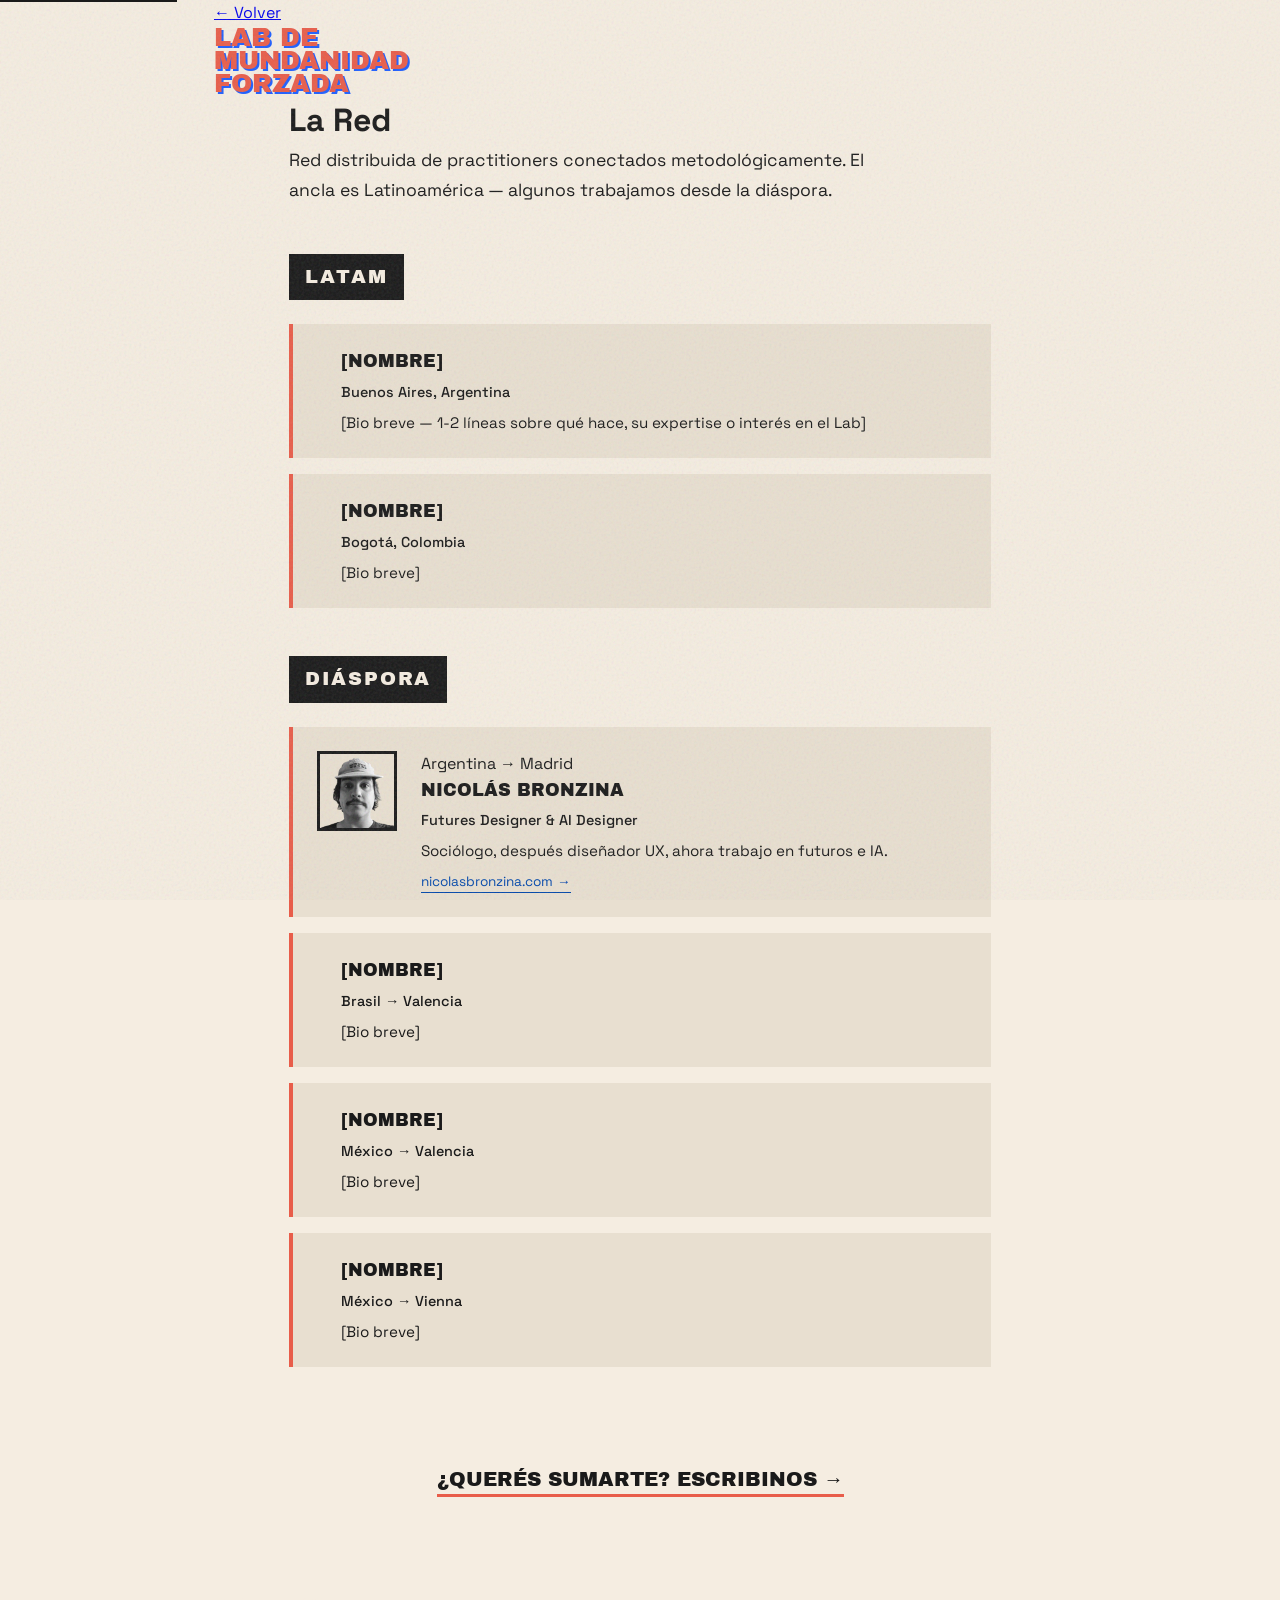
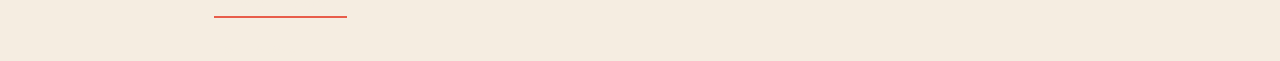
<file: red.html>
<!DOCTYPE html>
<html lang="es">
<head>
  <meta charset="UTF-8">
  <meta name="viewport" content="width=device-width, initial-scale=1.0">
  <meta name="robots" content="index, follow">
  <title>La Red — Lab de Mundanidad Forzada</title>
  <meta name="description" content="Red de practitioners de design fiction en Latinoamérica y la diáspora.">

  <!-- Canonical -->
  <link rel="canonical" href="https://nbronzina.github.io/LAB/red.html">

  <!-- Open Graph -->
  <meta property="og:type" content="website">
  <meta property="og:url" content="https://nbronzina.github.io/LAB/red.html">
  <meta property="og:title" content="La Red — Lab de Mundanidad Forzada">
  <meta property="og:description" content="Red de practitioners de design fiction en Latinoamérica y la diáspora.">
  <meta property="og:image" content="https://nbronzina.github.io/LAB/og-image.png">

  <!-- Twitter -->
  <meta name="twitter:card" content="summary_large_image">
  <meta name="twitter:title" content="La Red — Lab de Mundanidad Forzada">
  <meta name="twitter:description" content="Red de practitioners de design fiction en Latinoamérica y la diáspora.">
  <meta name="twitter:image" content="https://nbronzina.github.io/LAB/og-image.png">

  <!-- Favicon -->
  <link rel="icon" type="image/png" sizes="32x32" href="favicon-32.png">
  <link rel="icon" type="image/png" sizes="16x16" href="favicon-16.png">
  <link rel="apple-touch-icon" href="apple-touch-icon.png">
  <link rel="preload" href="fonts/archivo-black-latin-400-normal.woff2" as="font" type="font/woff2" crossorigin>
  <link rel="preload" href="fonts/space-grotesk-latin-400-normal.woff2" as="font" type="font/woff2" crossorigin>
  <link rel="stylesheet" href="style.css">
</head>
<body class="red-page">
  <a href="#main" class="skip-link">Saltar al contenido</a>

  <div class="noise-overlay" aria-hidden="true"></div>

  <!-- HEADER COMPACTO -->
  <header class="manifiesto-header" role="banner">
    <div class="container">
      <a href="index.html" class="back-link">← Volver</a>
      <div class="logo logo-small">
        <span>Lab de</span>
        <span>Mundanidad</span>
        <span>Forzada</span>
      </div>
    </div>
  </header>

  <!-- CONTENIDO -->
  <main id="main" class="red-content" role="main">
    <div class="container container-narrow">

      <h1 class="red-page-title">La Red</h1>
      <p class="red-intro-texto">
        Red distribuida de practitioners conectados metodológicamente. El ancla es Latinoamérica — algunos trabajamos desde la diáspora.
      </p>

      <!-- LATAM -->
      <section class="practitioners-grupo">
        <h2 class="practitioners-grupo-titulo">LATAM</h2>

        <article class="practitioner-card">
          <div class="practitioner-foto">
            <div class="practitioner-foto-placeholder"></div>
          </div>
          <div class="practitioner-info">
            <h3 class="practitioner-nombre">[Nombre]</h3>
            <p class="practitioner-ubicacion">Buenos Aires, Argentina</p>
            <p class="practitioner-bio">[Bio breve — 1-2 líneas sobre qué hace, su expertise o interés en el Lab]</p>
          </div>
        </article>

        <article class="practitioner-card">
          <div class="practitioner-foto">
            <div class="practitioner-foto-placeholder"></div>
          </div>
          <div class="practitioner-info">
            <h3 class="practitioner-nombre">[Nombre]</h3>
            <p class="practitioner-ubicacion">Bogotá, Colombia</p>
            <p class="practitioner-bio">[Bio breve]</p>
          </div>
        </article>
      </section>

      <!-- DIÁSPORA -->
      <section class="practitioners-grupo">
        <h2 class="practitioners-grupo-titulo">Diáspora</h2>

        <article class="practitioner-card">
          <div class="practitioner-foto">
            <img src="img/nicolas-bronzina.webp" alt="Nicolás Bronzina" class="practitioner-img" width="80" height="80" loading="lazy" decoding="async">
          </div>
          <div class="practitioner-info">
            <div class="practitioner-origin">Argentina → Madrid</div>
            <h3 class="practitioner-nombre">Nicolás Bronzina</h3>
            <p class="practitioner-role">Futures Designer & AI Designer</p>
            <p class="practitioner-bio">Sociólogo, después diseñador UX, ahora trabajo en futuros e IA.</p>
            <a href="https://www.nicolasbronzina.com/" target="_blank" rel="noopener noreferrer" class="practitioner-link">nicolasbronzina.com →</a>
          </div>
        </article>

        <article class="practitioner-card">
          <div class="practitioner-foto">
            <div class="practitioner-foto-placeholder"></div>
          </div>
          <div class="practitioner-info">
            <h3 class="practitioner-nombre">[Nombre]</h3>
            <p class="practitioner-ubicacion">Brasil → Valencia</p>
            <p class="practitioner-bio">[Bio breve]</p>
          </div>
        </article>

        <article class="practitioner-card">
          <div class="practitioner-foto">
            <div class="practitioner-foto-placeholder"></div>
          </div>
          <div class="practitioner-info">
            <h3 class="practitioner-nombre">[Nombre]</h3>
            <p class="practitioner-ubicacion">México → Valencia</p>
            <p class="practitioner-bio">[Bio breve]</p>
          </div>
        </article>

        <article class="practitioner-card">
          <div class="practitioner-foto">
            <div class="practitioner-foto-placeholder"></div>
          </div>
          <div class="practitioner-info">
            <h3 class="practitioner-nombre">[Nombre]</h3>
            <p class="practitioner-ubicacion">México → Vienna</p>
            <p class="practitioner-bio">[Bio breve]</p>
          </div>
        </article>
      </section>

      <!-- CTA SUMARSE -->
      <section class="red-cta">
        <a href="mailto:nicolas.bronzina@gmail.com" class="red-cta-link">
          ¿Querés sumarte? Escribinos →
        </a>
      </section>

    </div>
  </main>

  <!-- FOOTER -->
  <footer class="contacto" role="contentinfo">
    <div class="container">
      <a href="mailto:nicolas.bronzina@gmail.com" class="footer-cta">Charlemos →</a>
      <p class="fundacion">Est. 2025</p>
    </div>
  </footer>

</body>
</html>
</file>
<file: style.css>
/* ============================================
   LAB DE MUNDANIDAD FORZADA
   Estética low-tech / señalética vernácula

   Una sola hoja, sin paso de build. Orden: variables,
   fuentes, base, piezas compartidas, cada página, impresión.
   ============================================ */

:root {
  --coral: #E85D4A;
  --coral-dark: #C94A3A;
  --azul-electrico: #1E5EFF;
  --azul-link: #0047AB;
  --crema: #F5EDE1;
  --crema-sucia: #E8DFD0;
  --negro: #1A1A1A;
  --gris: #4A4A4A;
  --amarillo-aviso: #F2C94C;

  --display: 'Archivo Black', sans-serif;
  --texto: 'Space Grotesk', sans-serif;
}

/* ============================================
   FONTS (local, no Google Fonts)
   ============================================ */

/* Archivo Black tiene un solo peso. El rango evita que el navegador
   le invente una negrita encima en h1, h2, h3 y strong. */
@font-face {
  font-family: 'Archivo Black';
  src: url('fonts/archivo-black-latin-400-normal.woff2') format('woff2');
  font-weight: 400 900;
  font-style: normal;
  font-display: swap;
}

@font-face {
  font-family: 'Space Grotesk';
  src: url('fonts/space-grotesk-latin-400-normal.woff2') format('woff2');
  font-weight: 400;
  font-style: normal;
  font-display: swap;
}

@font-face {
  font-family: 'Space Grotesk';
  src: url('fonts/space-grotesk-latin-500-normal.woff2') format('woff2');
  font-weight: 500;
  font-style: normal;
  font-display: swap;
}

@font-face {
  font-family: 'Space Grotesk';
  src: url('fonts/space-grotesk-latin-700-normal.woff2') format('woff2');
  font-weight: 700;
  font-style: normal;
  font-display: swap;
}

/* ============================================
   BASE
   ============================================ */
*, *::before, *::after {
  box-sizing: border-box;
  margin: 0;
  padding: 0;
}

/* 16px fijo y no 100%: con una letra más grande configurada en el navegador,
   el logo, los títulos y la grilla de la bitácora se cortan. El zoom funciona. */
html {
  font-size: 16px;
  scroll-behavior: smooth;
}

@media (prefers-reduced-motion: reduce) {
  html {
    scroll-behavior: auto;
  }
}

body {
  font-family: var(--texto);
  background-color: var(--crema);
  color: var(--negro);
  line-height: 1.6;
  position: relative;
  min-height: 100vh;
  overflow-x: hidden;
}

/* Saltar al contenido: aparece al llegar con el teclado */
.skip-link {
  position: absolute;
  top: -40px;
  left: 0;
  background: var(--negro);
  color: var(--crema);
  padding: 8px 16px;
  z-index: 10000;
  text-decoration: none;
  font-weight: 500;
}

.skip-link:focus {
  top: 0;
}

/* Texto solo para lectores de pantalla */
.solo-lector {
  position: absolute;
  width: 1px;
  height: 1px;
  overflow: hidden;
  clip-path: inset(50%);
  white-space: nowrap;
}

/* El foco se marca al llegar con el teclado, no con el mouse.
   En un campo de formulario, siempre. */
a:focus-visible,
button:focus-visible,
summary:focus-visible,
input:focus,
textarea:focus,
select:focus {
  outline: 2px solid var(--azul-electrico);
  outline-offset: 2px;
}

/* Ruido de impresión: overlay sobre todo el sitio */
.noise-overlay {
  position: fixed;
  inset: 0;
  opacity: 0.12;
  pointer-events: none;
  z-index: 9999;
  background-image: url("data:image/svg+xml,%3Csvg viewBox='0 0 400 400' xmlns='http://www.w3.org/2000/svg'%3E%3Cfilter id='n'%3E%3CfeTurbulence type='fractalNoise' baseFrequency='0.9' numOctaves='4' stitchTiles='stitch'/%3E%3C/filter%3E%3Crect width='100%25' height='100%25' filter='url(%23n)'/%3E%3C/svg%3E");
}

.container {
  max-width: 900px;
  margin: 0 auto;
  padding: 0 1.5rem;
}

/* Más angosto, para leer */
.container-narrow {
  max-width: 750px;
}

/* ============================================
   PIEZAS COMPARTIDAS
   Lo que usa más de una página. Si se cambia acá,
   cambia en todas.
   ============================================ */

/* --- Header de las páginas internas --- */
.site-header {
  padding: 1.5rem 0;
  border-bottom: 3px solid var(--negro);
}

.site-header .container {
  display: flex;
  align-items: center;
  gap: 2rem;
  flex-wrap: wrap;
}

/* El logo chico. El de la home es .poster-logo */
.logo {
  display: flex;
  flex-direction: column;
  font-family: var(--display);
  font-size: clamp(1.2rem, 4vw, 1.6rem);
  line-height: 0.9;
  text-transform: uppercase;
  text-decoration: none;
  color: var(--coral);
  text-shadow: 2px 2px 0 var(--azul-electrico);
}

.header-nav {
  display: flex;
  gap: 1rem;
  flex-wrap: wrap;
  margin-left: auto;
}

/* --- Recuadro: caja de borde negro ---
   Los links del header y "De dónde sale" en la bitácora */
.header-nav a,
.artefacto-origen summary {
  font-family: var(--display);
  font-size: 0.75rem;
  text-transform: uppercase;
  color: var(--negro);
  padding: 0.4rem 0.75rem;
  border: 2px solid var(--negro);
  transition: background-color 0.15s ease;
}

.header-nav a {
  text-decoration: none;
}

.header-nav a:hover,
.artefacto-origen summary:hover {
  background-color: var(--amarillo-aviso);
}

/* Marcado: la página actual ("page"), la sección de una subpágina ("true")
   y, en la bitácora, el contexto abierto */
.header-nav a[aria-current="page"],
.header-nav a[aria-current="true"],
.artefacto-origen[open] summary {
  background-color: var(--negro);
  color: var(--crema);
}

@media (max-width: 600px) {
  .site-header .container {
    flex-direction: column;
    align-items: flex-start;
    gap: 1rem;
  }

  .header-nav {
    gap: 0.5rem;
  }

  .header-nav a {
    font-size: 0.65rem;
    padding: 0.3rem 0.5rem;
  }
}

/* --- Footer de las páginas internas --- */
.site-footer {
  background-color: var(--negro);
  color: var(--crema);
  padding: 3rem 0;
  margin-top: 2rem;
}

/* "Charlemos →". También va en el footer del poster */
.footer-cta {
  font-family: var(--display);
  font-size: 1rem;
  text-transform: uppercase;
  color: var(--crema);
  text-decoration: none;
  border-bottom: 2px solid var(--coral);
  padding-bottom: 0.25rem;
  transition: border-color 0.15s ease;
}

.footer-cta:hover {
  border-color: var(--azul-electrico);
}

/* Redes del Lab: Instagram y LinkedIn. Van en el footer de todas las páginas,
   también en el del poster. El subrayado es el del link de nota. */
.footer-redes {
  display: flex;
  flex-wrap: wrap;
  gap: 0 1.25rem;
  font-family: var(--display);
  font-size: 0.8rem;
  text-transform: uppercase;
  letter-spacing: 0.15em;
}

.site-footer .footer-redes {
  margin-top: 1.25rem;
}

/* Con el aire de arriba cada link mide más de 24 px de alto: se toca bien con el dedo */
.footer-redes a {
  padding: 0.45rem 0 0.2rem;
}

.fundacion {
  font-family: var(--display);
  font-size: 0.8rem;
  text-transform: uppercase;
  letter-spacing: 0.15em;
  color: var(--crema);
  opacity: 0.5;
  margin-top: 1.5rem;
}

.footer-redes + .fundacion {
  margin-top: 0.9rem;
}

/* Remiendo a la vista: cuándo se tocó la página por última vez
   y dónde mirar qué cambió. La fecha se actualiza a mano con cada cambio. */
.remiendo {
  font-size: 0.8rem;
  color: var(--crema);
  opacity: 0.7;
  margin-top: 0.5rem;
}

/* --- Links --- */

/* Subrayado coral, del color del texto que lo rodea: notas y pies */
.remiendo a,
.documento-nota a,
.pagina-intro a,
.footer-redes a,
.poster-footer a {
  color: inherit;
  text-decoration: none;
  border-bottom: 1px solid var(--coral);
}

.remiendo a:hover,
.documento-nota a:hover,
.pagina-intro a:hover,
.footer-redes a:hover,
.poster-footer a:hover {
  border-color: var(--azul-electrico);
}

/* Azul y subrayado: links dentro de un texto */
.entry-description a,
.entry-link,
.bitacora-nota a,
.practica-como-funciona a,
.practica-cta-alt a,
.volante-acciones a,
.volante-foto a,
.practitioner-link {
  color: var(--azul-link);
  text-decoration: none;
  border-bottom: 1px solid var(--azul-link);
}

.entry-description a:hover,
.entry-link:hover,
.bitacora-nota a:hover,
.practica-como-funciona a:hover,
.practica-cta-alt a:hover,
.volante-acciones a:hover,
.volante-foto a:hover {
  color: var(--negro);
  border-color: var(--negro);
}

.practitioner-link:hover {
  color: var(--coral-dark);
  border-color: var(--coral-dark);
}

/* --- Botón sticker: caja amarilla con sombra negra ---
   Links del poster, "Imprimir" del volante y de prácticas, y sticker del mapa.
   Tamaño, giro y movimiento van en cada uno. */
.poster-tag,
.volante-imprimir,
.practica-imprimir,
.red-mapa-sumate {
  font-family: var(--display);
  text-transform: uppercase;
  text-decoration: none;
  color: var(--negro);
  background-color: var(--amarillo-aviso);
  border: 3px solid var(--negro);
  box-shadow: 4px 4px 0 var(--negro);
  transition: transform 0.15s ease, box-shadow 0.15s ease;
}

.poster-tag:hover,
.volante-imprimir:hover,
.practica-imprimir:hover,
.red-mapa-sumate:hover {
  box-shadow: 6px 6px 0 var(--negro);
}

/* --- Pieza pegada: un artefacto, como una foto pegada sobre el papel ---
   .artefacto-pieza en la bitácora y en prácticas; .poster-artefacto en la home. */
.artefacto-pieza,
.poster-artefacto {
  position: relative;
  display: block;
  transition: transform 0.15s ease;
}

.artefacto-pieza::before,
.poster-artefacto::before {
  content: '';
  position: absolute;
  inset: 0;
  background-color: var(--azul-electrico);
  transform: translate(8px, 8px);
  z-index: -1;
}

.artefacto-pieza img,
.poster-artefacto img {
  display: block;
  width: 100%;
  height: auto;
  border: 3px solid var(--negro);
}

/* --giro: hacia qué lado va inclinada. Al pasar el cursor se endereza */
.artefacto-pieza {
  margin-left: 0.25rem;
  transform: rotate(var(--giro, -1.5deg));
}

.artefacto-pieza:hover {
  transform: rotate(0deg);
}

/* --- Página de lista: bitácora, prácticas y volante ---
   El footer queda abajo aunque el contenido sea corto (el alto mínimo viene de body). */
.pagina {
  display: flex;
  flex-direction: column;
}

.pagina-contenido {
  padding: 2rem 0 4rem;
  flex: 1;
}

/* También es el título de la red */
.pagina-titulo {
  font-family: var(--display);
  font-size: clamp(2rem, 6vw, 3rem);
  color: var(--coral);
  text-shadow: 3px 3px 0 var(--azul-electrico);
  text-transform: uppercase;
  margin-bottom: 1rem;
}

.pagina-intro {
  font-size: 1.1rem;
  opacity: 0.7;
  margin-bottom: 3rem;
}

/* Segundo párrafo de la introducción: se pega al primero */
.pagina-intro-sigue {
  margin-top: -2rem;
}

/* --- Cierre con llamado: al final del manifiesto y de la bitácora --- */
.cta-cierre {
  margin-top: 4rem;
  padding: 2rem 0;
  text-align: center;
}

.cta-cierre .cta-link {
  font-family: var(--display);
  font-size: 1rem;
  text-transform: uppercase;
  text-decoration: none;
  display: inline-block;
  padding: 1rem 2rem;
  background-color: var(--negro);
  color: var(--crema);
  border: 3px solid var(--negro);
  transition: background-color 0.15s ease, border-color 0.15s ease;
}

.cta-cierre .cta-link:hover {
  background-color: var(--azul-electrico);
  border-color: var(--azul-electrico);
}

.cta-cierre .cta-descripcion {
  margin-top: 1rem;
  font-size: 0.85rem;
  color: var(--gris);
}

/* ============================================
   HOME POSTER
   Una sola pantalla, máximo impacto.
   La 404 usa el mismo poster.
   ============================================ */
.home-poster {
  min-height: 100vh;
  min-height: 100dvh;
  display: flex;
  flex-direction: column;
}

.poster {
  flex: 1;
  display: flex;
  flex-direction: column;
  justify-content: center;
  align-items: flex-start;
  padding: 2rem;
  padding-left: 10vw;
  gap: 2rem;
}

/* Logo gigante. El tamaño sale del ancho: "MUNDANIDAD" mide 7.64em
   y tiene que entrar entera entre el margen izquierdo (10vw) y el derecho. */
.poster-logo {
  font-family: var(--display);
  font-size: clamp(2.6rem, calc(11.3vw - 5px), 10rem);
  color: var(--coral);
  text-shadow: 6px 6px 0 var(--azul-electrico);
  line-height: 0.85;
  text-transform: uppercase;
  display: flex;
  flex-direction: column;
}

.poster-logo span:nth-child(2) {
  margin-left: 0.3em;
}

.poster-logo span:nth-child(3) {
  margin-left: 0.6em;
}

/* Declaración */
.poster-declaracion {
  font-family: var(--display);
  font-size: clamp(1.4rem, 4vw, 2.2rem);
  text-transform: uppercase;
  line-height: 1.1;
  max-width: 600px;
}

/* Frase */
.poster-frase {
  font-size: clamp(1rem, 3vw, 1.4rem);
  font-weight: 500;
  max-width: 500px;
  line-height: 1.5;
  margin-top: -1rem;
  opacity: 0.7;
}

/* Links como tags. Caja amarilla: ver "Botón sticker" */
.poster-links {
  display: flex;
  gap: 1rem;
  flex-wrap: wrap;
}

.poster-tag {
  font-size: clamp(0.9rem, 2.5vw, 1.1rem);
  padding: 0.75rem 1.25rem;
}

/* El primero y el último van en negro: Manifiesto y Bitácora */
.poster-tag:first-child,
.poster-tag:last-child {
  background-color: var(--negro);
  color: var(--crema);
}

.poster-tag:first-child {
  transform: rotate(-1deg);
}

.poster-tag:last-child {
  transform: rotate(1.5deg);
}

.poster-tag:hover {
  transform: rotate(0deg) translate(-2px, -2px);
}

/* Footer mínimo */
.poster-footer {
  padding: 1.5rem 2rem 1.5rem 10vw;
  display: flex;
  justify-content: space-between;
  align-items: center;
  font-size: 0.9rem;
  opacity: 0.7;
}

.poster-est {
  font-family: var(--display);
  font-size: 0.75rem;
  text-transform: uppercase;
  letter-spacing: 0.1em;
}

.poster-remiendo {
  font-size: 0.8rem;
}

/* Las redes, del tamaño de "Est. 2025". Con el mismo aire arriba y abajo el texto
   queda a la altura del de sus vecinos, y el link no es más alto que "Charlemos":
   el footer mide lo mismo que antes de tenerlas. */
.poster-footer .footer-redes {
  font-size: 0.75rem;
  letter-spacing: 0.1em;
}

.poster-footer .footer-redes a {
  padding: 0.3rem 0;
}

/* El último artefacto de la bitácora, pegado en el poster.
   Sin epígrafe: los artefactos no se explican. */
.poster-artefacto {
  align-self: flex-end;
  width: min(50%, 12rem);
  margin: 0.5rem 0.75rem 0 0;
  transform: rotate(2deg);
}

.poster-artefacto::before {
  transition: transform 0.15s ease;
}

.poster-artefacto:hover {
  transform: rotate(0deg) translate(-2px, -2px);
}

.poster-artefacto:hover::before {
  transform: translate(11px, 11px);
}

/* Con lugar a la derecha, va abajo a la derecha y el poster sigue en una pantalla */
@media (min-width: 1000px) {
  .poster {
    position: relative;
  }

  .poster-artefacto {
    position: absolute;
    right: 2.5rem;
    bottom: 1.5rem;
    width: clamp(11rem, min(18vw, 29vh), 17rem);
    margin: 0;
  }
}

@media (max-width: 600px) {
  .poster {
    padding: 1.5rem;
    justify-content: flex-start;
    padding-top: 10vh;
  }

  .poster-logo {
    font-size: clamp(2rem, calc(13.1vw - 5px), 3.5rem);
    text-shadow: 4px 4px 0 var(--azul-electrico);
  }

  .poster-logo span:nth-child(2),
  .poster-logo span:nth-child(3) {
    margin-left: 0;
  }

  .poster-footer {
    padding: 1.5rem;
    flex-direction: column;
    gap: 0.5rem;
    text-align: center;
  }
}

/* Entre 601 y 960 px la fila del footer no entra entera:
   el remiendo baja a un segundo renglón. */
@media (min-width: 601px) and (max-width: 960px) {
  .poster-footer {
    flex-wrap: wrap;
    row-gap: 0.5rem;
  }

  .poster-remiendo {
    order: 1;
    flex-basis: 100%;
  }
}

/* ============================================
   DOCUMENTO
   Manifiesto y marco teórico: páginas de lectura
   larga, más sobrias.
   ============================================ */
.documento {
  padding-bottom: 4rem;
}

.documento-titulo {
  font-family: var(--display);
  font-size: clamp(2.5rem, 8vw, 4rem);
  color: var(--coral);
  text-shadow: 4px 4px 0 var(--azul-electrico);
  text-transform: uppercase;
  margin-top: 3rem;
  margin-bottom: 0.5rem;
  transform: rotate(-1deg);
  display: inline-block;
}

.documento-nota {
  opacity: 0.7;
  padding-left: 0.5rem;
  border-left: 3px solid var(--coral);
}

.documento-seccion {
  margin-bottom: 4rem;
}

/* Texto corrido */
.documento h2 {
  font-family: var(--display);
  font-size: clamp(1.5rem, 4vw, 2rem);
  color: var(--coral);
  text-shadow: 2px 2px 0 var(--azul-electrico);
  text-transform: uppercase;
  margin-bottom: 1.5rem;
  padding-bottom: 0.5rem;
  border-bottom: 3px solid var(--negro);
}

.documento h3 {
  font-family: var(--display);
  font-size: 1.1rem;
  text-transform: uppercase;
  margin-top: 2rem;
  margin-bottom: 1rem;
}

.documento p {
  font-size: 1.1rem;
  line-height: 1.8;
  margin-bottom: 1.25rem;
}

.subtitulo-seccion {
  font-style: italic;
  font-weight: 500;
  margin-top: -1rem;
}

.documento blockquote {
  font-family: var(--display);
  font-size: clamp(1.3rem, 4vw, 1.8rem);
  color: var(--negro);
  background-color: var(--amarillo-aviso);
  padding: 1.5rem 2rem;
  margin: 2rem 0;
  border-left: 6px solid var(--negro);
  transform: rotate(-0.5deg);
}

.documento ul {
  margin: 1.5rem 0;
  list-style: none;
}

.documento ul li {
  font-size: 1.05rem;
  line-height: 1.7;
  padding: 0.5rem 0 0.5rem 1.5rem;
  border-left: 3px solid var(--azul-electrico);
  margin-bottom: 0.5rem;
}

/* Manifiesto: los cuatro pilares, en corto.
   Van después de .documento h3 y .documento p: pesan lo mismo y gana el orden. */
.pilar-card {
  color: var(--negro);
  background-color: var(--crema-sucia);
  border-left: 4px solid var(--coral);
  padding: 1.5rem;
  margin-bottom: 1rem;
}

.pilar-card h3 {
  font-family: var(--display);
  font-size: 1rem;
  text-transform: uppercase;
  margin-bottom: 0.5rem;
}

.pilar-card p {
  font-size: 1rem;
  line-height: 1.6;
  margin: 0;
}

/* Manifiesto: marcos y principios, una caja por ítem */
.marcos-lista li,
.principios-lista li {
  color: var(--negro);
  background-color: var(--crema-sucia);
}

.marcos-lista li strong,
.principios-lista li strong {
  font-family: var(--display);
  font-size: 1rem;
  text-transform: uppercase;
  color: var(--negro);
}

.marcos-lista {
  display: flex;
  flex-direction: column;
  gap: 1.25rem;
}

/* Marco teórico: pilar extendido */
.pilar-extendido {
  background-color: var(--crema-sucia);
  padding: 1.5rem;
  margin-bottom: 2rem;
  border-left: 5px solid var(--coral);
}

.pilar-extendido h3,
.marco-extendido h3 {
  margin-top: 0;
}

/* Marco teórico: cada autor, en negro */
.marco-extendido {
  margin-bottom: 2rem;
  padding: 1.5rem;
  background-color: var(--negro);
  color: var(--crema);
}

.marco-extendido h3 {
  color: var(--amarillo-aviso);
}

.marco-extendido strong {
  color: var(--coral);
}

/* Manifiesto: cierre */
.documento-cierre {
  margin-top: 4rem;
  padding-top: 2rem;
  border-top: 3px solid var(--negro);
}

/* Marco teórico: volver arriba */
.volver-arriba {
  display: inline-block;
  margin-top: 3rem;
  font-family: var(--display);
  font-size: 0.85rem;
  text-transform: uppercase;
  color: var(--negro);
  text-decoration: none;
  border-bottom: 2px solid var(--coral);
  padding-bottom: 0.25rem;
  transition: border-color 0.15s ease;
}

.volver-arriba:hover {
  border-color: var(--azul-electrico);
}

@media (max-width: 600px) {
  .documento-titulo {
    transform: none;
    margin-top: 2rem;
  }

  .documento h2 {
    text-shadow: 1px 1px 0 var(--azul-electrico);
  }

  .pilar-extendido,
  .marco-extendido {
    padding: 1rem;
  }

  .documento blockquote {
    transform: none;
    padding: 1rem 1.25rem;
  }
}

/* ============================================
   RED - Fichas
   ============================================ */
.red-content {
  padding-bottom: 4rem;
}

.red-encabezado .pagina-titulo {
  margin-top: 3rem;
}

.red-intro-texto {
  font-size: 1.1rem;
  line-height: 1.7;
  margin-bottom: 3rem;
  max-width: 600px;
}

.practitioners-grupo {
  margin-bottom: 3rem;
}

.practitioners-grupo-titulo {
  font-family: var(--display);
  font-size: 1.2rem;
  text-transform: uppercase;
  letter-spacing: 0.1em;
  color: var(--crema);
  background-color: var(--negro);
  padding: 0.5rem 1rem;
  display: inline-block;
  margin-bottom: 1.5rem;
}

/* Una ficha. scroll-margin: aire arriba cuando se llega desde el mapa */
.practitioner-card {
  display: flex;
  gap: 1.5rem;
  padding: 1.5rem;
  color: var(--negro);
  background-color: var(--crema-sucia);
  border-left: 4px solid var(--coral);
  margin-bottom: 1rem;
  scroll-margin-top: 1.5rem;
}

.practitioner-card:target {
  box-shadow: 8px 8px 0 var(--azul-electrico);
}

.practitioner-foto img {
  width: 80px;
  height: 80px;
  object-fit: cover;
  border: 3px solid var(--negro);
}

.practitioner-nombre {
  font-family: var(--display);
  font-size: 1.1rem;
  text-transform: uppercase;
  margin-bottom: 0.25rem;
}

.practitioner-ubicacion,
.practitioner-role {
  font-size: 0.9rem;
  font-weight: 500;
  margin-bottom: 0.5rem;
}

.practitioner-bio {
  font-size: 0.95rem;
  line-height: 1.5;
}

.practitioner-link {
  display: inline-block;
  margin-top: 0.5rem;
  font-size: 0.85rem;
}

/* Diáspora: el azul es el color del desplazamiento.
   Rótulo, borde de las fichas y puntos del mapa van en azul. */
.practitioners-grupo--diaspora .practitioners-grupo-titulo {
  background-color: var(--azul-electrico);
}

.practitioners-grupo--diaspora .practitioner-card {
  border-left-color: var(--azul-electrico);
}

/* Sumarse a la red */
.red-cta {
  margin-top: 4rem;
  padding: 2rem 0;
  text-align: center;
}

.red-cta-link {
  font-family: var(--display);
  font-size: 1.25rem;
  text-transform: uppercase;
  color: var(--negro);
  text-decoration: none;
  border-bottom: 3px solid var(--coral);
  padding-bottom: 0.25rem;
  transition: border-color 0.15s ease;
}

.red-cta-link:hover {
  border-color: var(--azul-electrico);
}

@media (max-width: 600px) {
  .practitioner-card {
    flex-direction: column;
    gap: 1rem;
  }
}

/* ============================================
   RED - Mapa
   El continente de la marca usado como mapa
   (Equal Earth, 76° O). Un punto por persona,
   sin nombres ni líneas: aguanta que la red
   crezca. Encuadre en unidades de la marca L:
   x -20 a 750, y -20 a 1036. Cada ciudad va
   con --x / --y en % de ese encuadre.
   Cómo sumar un punto: MAPA.md
   ============================================ */
.red-mapa {
  container-type: inline-size;
  position: relative;
  aspect-ratio: 770 / 1056;
  width: min(100%, 20rem);
  margin-bottom: 3rem;
}

.red-mapa-continente {
  position: absolute;
  left: 2.6%;
  top: 1.89%;
  width: 94.86%;
  height: auto;
}

.red-mapa-puntos {
  list-style: none;
}

/* Una ciudad. Si hay varias personas, los puntos se apilan de a tres por fila.
   --dx / --dy corren la pila unos px cuando dos ciudades se pisan. */
.red-mapa-puntos li {
  position: absolute;
  left: var(--x);
  top: var(--y);
  --p: clamp(8px, 2.7cqw, 12px);
  display: flex;
  flex-wrap: wrap;
  justify-content: center;
  gap: calc(var(--p) / 3);
  width: max-content;
  max-width: calc(var(--p) * 3.67);
  transform: translate(calc(-50% + var(--dx, 0px)), calc(-50% + var(--dy, 0px)));
}

/* Con el cursor o el foco encima, la ciudad pasa adelante de las demás y del sticker:
   su nombre se lee entero. */
.red-mapa-puntos li:hover,
.red-mapa-puntos li:focus-within {
  z-index: 1;
}

/* Una persona. Negro: vive ahí. Azul: salió de ahí.
   El tamaño acompaña al del mapa (--p). */
.punto {
  position: relative;
  display: block;
  width: var(--p);
  height: var(--p);
  border-radius: 50%;
  background-color: var(--negro);
  box-shadow: 0 0 0 2px var(--crema);
}

.punto--fue {
  background-color: var(--azul-electrico);
}

/* Área de toque: generosa si el punto está solo, justa si está en una pila */
.punto::after {
  content: '';
  position: absolute;
  inset: -2px;
  border-radius: 50%;
}

.punto:only-child::after {
  inset: -0.4rem;
}

/* El nombre aparece al pasar el cursor o al llegar con el teclado.
   Sale arriba del punto y se alinea según dónde está la ciudad (--x):
   hacia la derecha en el oeste del mapa, hacia la izquierda en el este.
   Así nunca se sale del mapa. */
.punto-nombre {
  position: absolute;
  left: 50%;
  bottom: calc(100% + 0.5rem);
  transform: translateX(calc(var(--x) * -1));
  font-family: var(--display);
  font-size: 0.75rem;
  line-height: 1;
  letter-spacing: 0.06em;
  text-transform: uppercase;
  white-space: nowrap;
  color: var(--crema);
  background-color: var(--negro);
  padding: 0.3rem 0.45rem;
  opacity: 0;
  pointer-events: none;
}

.punto:hover,
.punto:focus-visible {
  background-color: var(--amarillo-aviso);
  z-index: 2;
}

.punto:hover .punto-nombre,
.punto:focus-visible .punto-nombre {
  opacity: 1;
}

/* Si arriba hay otro punto y el nombre lo tapa, el nombre cambia de lado */
.punto--der .punto-nombre,
.punto--izq .punto-nombre {
  bottom: auto;
  top: 50%;
  transform: translateY(-50%);
}

.punto--der .punto-nombre {
  left: calc(100% + 0.5rem);
}

.punto--izq .punto-nombre {
  left: auto;
  right: calc(100% + 0.5rem);
}

.punto--abajo .punto-nombre {
  bottom: auto;
  top: calc(100% + 0.5rem);
}

/* Sticker: el punto que falta. Va sobre el Pacífico y su tamaño acompaña al del mapa.
   Caja amarilla: ver "Botón sticker" */
.red-mapa-sumate {
  position: absolute;
  left: 0;
  top: 64%;
  font-size: clamp(0.6rem, 3.9cqw, 0.9rem);
  line-height: 1.15;
  padding: 0.5rem 0.65rem;
  transform: rotate(-2deg);
}

.red-mapa-sumate:hover {
  transform: rotate(0deg) translate(-2px, -2px);
}

/* Desde 700px: la lista a la izquierda y el mapa a la derecha.
   El mapa queda fijo mientras se recorren las fichas: es el índice de la lista. */
@media (min-width: 700px) {
  .red-cuerpo {
    display: grid;
    grid-template-columns: repeat(2, minmax(0, 1fr));
    grid-template-rows: auto auto 1fr;
    column-gap: 2rem;
  }

  .red-encabezado {
    grid-column: 1;
    grid-row: 1;
  }

  .red-grupos {
    grid-column: 1;
    grid-row: 2;
  }

  /* Solo adentro de la grilla: en cualquier otro lado sigue centrado */
  .red-cuerpo .red-cta {
    grid-column: 1;
    grid-row: 3;
    text-align: left;
  }

  /* El ancho se limita por el alto de la ventana: el mapa entra entero
     en la primera pantalla, debajo del header (0.729 = 770 / 1056) */
  .red-mapa {
    grid-column: 2;
    grid-row: 1 / -1;
    align-self: start;
    justify-self: end;
    position: sticky;
    top: 1.5rem;
    width: min(100%, max(14rem, calc((100vh - 12rem) * 0.729)));
    margin: 3rem 0 0;
  }
}

/* Entre 700 y 899px la columna es angosta: la foto va arriba del texto */
@media (min-width: 700px) and (max-width: 899px) {
  .red-grupos .practitioner-card {
    flex-direction: column;
    gap: 1rem;
  }
}

/* ============================================
   BITÁCORA
   Un registro por día. La fecha va al margen y,
   al lado, lo que se anotó ese día. Los artefactos
   van pegados dentro del registro.
   Cómo se anota: IMPRENTA.md
   ============================================ */
.bitacora-year {
  margin-bottom: 3rem;
}

.bitacora-year h2 {
  font-family: var(--display);
  font-size: 1.5rem;
  margin-bottom: 1.5rem;
  padding-bottom: 0.5rem;
  border-bottom: 2px solid var(--negro);
}

/* Un día. La línea coral es el margen del cuaderno: los días no dejan
   espacio entre sí, así corre sin cortes a lo largo del año.
   scroll-margin: aire arriba cuando se llega por un ancla. */
.bitacora-dia {
  padding: 0 0 2.25rem 1rem;
  border-left: 3px solid var(--coral);
  scroll-margin-top: 1.5rem;
}

.bitacora-dia:last-child {
  padding-bottom: 0.25rem;
}

/* La fecha es el link al día */
.bitacora-fecha {
  font-family: var(--display);
  font-size: 0.9rem;
  line-height: 1.5rem;
  text-transform: uppercase;
  letter-spacing: 0.05em;
  margin-bottom: 0.4rem;
}

.bitacora-fecha a {
  color: var(--negro);
  text-decoration: none;
}

/* Amarillo: con el cursor encima y cuando se llegó a ese día por su ancla */
.bitacora-fecha a:hover,
.bitacora-dia:target .bitacora-fecha a {
  background-color: var(--amarillo-aviso);
  box-shadow: 0 0 0 0.2rem var(--amarillo-aviso);
}

.bitacora-notas {
  list-style: none;
}

/* Una anotación */
.bitacora-nota {
  line-height: 1.5;
}

.bitacora-notas > li + li {
  margin-top: 1rem;
}

/* Las clases .entry-* también arman la práctica, en /practicas/ */
.entry-date {
  font-size: 0.8rem;
  text-transform: uppercase;
  letter-spacing: 0.05em;
  color: var(--gris);
}

.entry-title {
  font-family: var(--display);
  font-size: 1.1rem;
  text-transform: uppercase;
  margin: 0.25rem 0;
}

.entry-author {
  font-size: 0.9rem;
  margin-bottom: 0.5rem;
}

.entry-description {
  font-size: 0.95rem;
  line-height: 1.5;
}

.entry-description p + p {
  margin-top: 1rem;
}

.entry-link {
  display: inline-block;
  margin-top: 0.5rem;
  font-size: 0.85rem;
}

/* Artefacto primero: la pieza se muestra sin explicación.
   El contexto queda plegado en "De dónde sale".
   Los artefactos se inclinan una vez para cada lado: el que va
   hacia la derecha lleva style="--giro: 1.5deg" en su .artefacto-pieza. */
.bitacora-artefacto {
  display: grid;
  gap: 1.5rem;
  padding: 0.75rem 0 0.5rem;
  scroll-margin-top: 1.5rem;
}

.bitacora-artefacto .artefacto-pieza {
  width: min(78%, 19rem);
}

.artefacto-origen {
  margin-top: 0.75rem;
}

/* Caja: ver "Recuadro" */
.artefacto-origen summary {
  display: inline-block;
  cursor: pointer;
  list-style: none;
}

.artefacto-origen summary::-webkit-details-marker {
  display: none;
}

/* El signo es solo visual: la segunda línea le da texto alternativo vacío */
.artefacto-origen summary::after {
  content: ' +';
  content: ' +' / '';
}

.artefacto-origen[open] summary::after {
  content: ' \2212';
  content: ' \2212' / '';
}

.artefacto-origen .entry-description {
  margin-top: 1rem;
}

.artefacto-origen-titulo {
  font-weight: 700;
}

/* Desde 700px la fecha pasa al margen, a la izquierda de la línea */
@media (min-width: 700px) {
  .bitacora-dia,
  .bitacora-dia:last-child {
    display: grid;
    grid-template-columns: 5.5rem minmax(0, 1fr);
    padding: 0;
    border-left: 0;
  }

  /* Queda a la vista mientras se recorre un día largo */
  .bitacora-fecha {
    position: sticky;
    top: 1rem;
    align-self: start;
    text-align: right;
    padding-right: 1rem;
    margin-bottom: 0;
  }

  .bitacora-notas {
    padding: 0 0 2.25rem 1.25rem;
    border-left: 3px solid var(--coral);
  }

  .bitacora-dia:last-child .bitacora-notas {
    padding-bottom: 0.25rem;
  }

  .bitacora-artefacto {
    grid-template-columns: minmax(0, 17rem) minmax(0, 1fr);
    column-gap: 2.25rem;
    align-items: start;
  }

  .bitacora-artefacto .artefacto-pieza {
    width: 100%;
  }

  .artefacto-ficha {
    padding-top: 0.5rem;
  }
}

/* ============================================
   PRÁCTICAS
   ============================================ */
.practica-como-funciona {
  margin-bottom: 2rem;
}

.practica-seccion-titulo {
  font-family: var(--display);
  font-size: 1.25rem;
  text-transform: uppercase;
  margin-bottom: 1rem;
}

.practica-como-funciona p {
  font-size: 0.95rem;
  line-height: 1.5;
  margin-bottom: 0.75rem;
}

/* El volante en "Cómo funciona": la miniatura pegada y, encima de su esquina de abajo,
   el sticker para imprimir. Tapa parte de las tiras, nunca la consigna ni el QR. */
.practica-volante {
  display: flex;
  align-items: flex-end;
  margin: 0.5rem 0 1.75rem;
}

/* Son links, pero sin el subrayado azul de los links de texto de esta sección */
.practica-volante .artefacto-pieza {
  flex: none;
  width: min(55%, 13rem);
  border-bottom: 0;
}

/* Caja amarilla: ver "Botón sticker". Achica con la miniatura para no tapar la dirección */
.practica-como-funciona .practica-imprimir {
  flex: none;
  font-size: clamp(0.8rem, 3.6vw, 0.95rem);
  line-height: 1;
  white-space: nowrap;
  padding: 0.65em 1.25em;
  margin: 0 0 0.5rem -2.25rem;
  color: var(--negro);
  border-bottom: 3px solid var(--negro);
  transform: rotate(3deg);
}

.practica-como-funciona .practica-imprimir:hover {
  color: var(--negro);
  border-color: var(--negro);
  transform: rotate(0deg) translate(-2px, -2px);
}

.practica-separador {
  border: none;
  border-top: 2px solid var(--negro);
  margin: 2.5rem 0;
}

.practica {
  margin-bottom: 2rem;
  padding-left: 1rem;
  border-left: 3px solid var(--azul-electrico);
}

/* Coral oscuro y cuerpo de título: el coral pleno sobre crema da 2.97:1 */
.practica-lead {
  font-family: var(--display);
  font-size: 1.2rem;
  font-weight: 700;
  color: var(--coral-dark);
  margin-bottom: 0.75rem;
}

.practica-subtitulo {
  font-family: var(--display);
  font-size: 0.95rem;
  text-transform: uppercase;
  margin-top: 1.5rem;
  margin-bottom: 0.5rem;
}

/* El ejemplo y las respuestas son artefactos: van pegados como en la bitácora.
   Están dentro de .entry-description, donde los links llevan subrayado: acá no. */
.practica .artefacto-pieza {
  width: min(88%, 26rem);
  margin-top: 1rem;
  margin-bottom: 1.75rem;
  border-bottom: 0;
}

.practica .practica-respuesta {
  --giro: 1.5deg;
  width: min(60%, 15rem);
}

/* Los pasos de un ejercicio, numerados */
.practica-pasos {
  margin: 0.5rem 0 1rem;
  padding-left: 1.4rem;
}

.practica-pasos li + li {
  margin-top: 0.5rem;
}

/* Tipología: la misma cosa fotografiada siempre igual, en grilla (#02, a partir de Nicolas Nova).
   Fotos cuadradas y derechas, para compararlas entre sí. */
.practica-tipologia {
  list-style: none;
  display: grid;
  grid-template-columns: repeat(2, minmax(0, 1fr));
  gap: 1.25rem 1rem;
  margin: 1rem 0 0.75rem;
}

.practica-tipologia img {
  display: block;
  width: 100%;
  height: auto;
  aspect-ratio: 1;
  object-fit: cover;
  border: 3px solid var(--negro);
}

.practica-tipologia figcaption {
  font-size: 0.85rem;
  line-height: 1.4;
  margin-top: 0.5rem;
}

.practica-tipologia figcaption span {
  display: block;
  margin-top: 0.25rem;
  font-size: 0.8rem;
  color: var(--gris);
}

/* Video: una imagen con link que, al hacer clic, se reemplaza por el reproductor */
.video-facade {
  position: relative;
  margin: 1.5rem 0 0.5rem;
  background-color: var(--negro);
}

.video-facade-link {
  display: block;
  position: relative;
  aspect-ratio: 16 / 9;
  width: 100%;
  cursor: pointer;
}

.entry-description .video-facade-link {
  border-bottom: 0;
}

.video-facade-thumb {
  display: block;
  width: 100%;
  height: 100%;
  object-fit: cover;
}

.video-facade-play {
  position: absolute;
  top: 50%;
  left: 50%;
  transform: translate(-50%, -50%);
  transition: transform 0.15s ease;
}

.video-facade-link:hover .video-facade-play {
  transform: translate(-50%, -50%) scale(1.1);
}

/* La pone el script de la página cuando arranca el video */
.video-facade-iframe {
  display: block;
  width: 100%;
  aspect-ratio: 16 / 9;
  border: none;
}

.video-facade-caption {
  font-size: 0.95rem;
  line-height: 1.5;
  margin-top: 0.75rem;
}

.video-facade-credit,
.practica-credito {
  font-size: 0.8rem;
  color: var(--gris);
  margin-bottom: 1rem;
}

.practica-cta {
  margin: 1rem 0;
}

/* Botón de enviar: negro sobre coral (5:1) */
.practica-cta-boton {
  display: inline-block;
  font-family: var(--display);
  font-size: 1rem;
  text-transform: uppercase;
  text-decoration: none;
  color: var(--negro);
  background-color: var(--coral);
  padding: 0.75rem 1.5rem;
  transition: background-color 0.15s ease;
}

.practica-cta-boton:hover {
  background-color: var(--amarillo-aviso);
}

/* Dentro de .entry-description los links son azules y subrayados: el botón no */
.entry-description .practica-cta-boton,
.entry-description .practica-cta-boton:hover {
  color: var(--negro);
  border-bottom: 0;
}

.practica-cta-alt {
  font-size: 0.85rem;
  color: var(--gris);
  margin-top: 0.5rem;
}

/* ============================================
   VOLANTE
   Una hoja para imprimir, cortar las tiras y pegar.
   Todo se mide en cqw (ancho de la hoja): se ve
   igual en pantalla, en A4 y en carta.
   ============================================ */
.volante-acciones {
  display: flex;
  align-items: center;
  flex-wrap: wrap;
  gap: 1.25rem;
  margin-top: -1.5rem;
  margin-bottom: 1rem;
  font-size: 0.95rem;
}

/* Caja amarilla: ver "Botón sticker" */
.volante-imprimir {
  font-size: 1rem;
  padding: 0.75rem 1.5rem;
  cursor: pointer;
}

.volante-imprimir:hover {
  transform: translate(-2px, -2px);
}

.volante-foto {
  font-size: 0.95rem;
  margin-bottom: 2.5rem;
}

/* La hoja. Negro y blanco puros: es lo que sale de la impresora */
.hoja {
  container-type: size;
  display: flex;
  flex-direction: column;
  width: min(100%, 34rem);
  aspect-ratio: 210 / 297;
  color: #000;
  background-color: #fff;
  border: 1px solid var(--negro);
  box-shadow: 8px 8px 0 var(--azul-electrico);
}

.hoja-cuerpo {
  flex: 1;
  display: flex;
  flex-direction: column;
  min-height: 0;
  padding: 6.5cqw 6cqw 4cqw;
}

/* Tres líneas compuestas al ancho de la hoja, como afiche tipográfico.
   Tamaño de cada línea = 88cqw (el ancho útil) / su ancho en em, menos 1%.
   "¿QUÉ TIENE DE" mide 8.55em, "EXTRAORDINARIO" 10.14em, "TU ORDINARIO?" 8.88em.
   Si cambia el texto hay que volver a medir. */
.hoja-pregunta {
  display: flex;
  flex-direction: column;
  gap: 0.9cqw;
  font-family: var(--display);
  line-height: 0.92;
  text-transform: uppercase;
  white-space: nowrap;
  margin-bottom: 5cqw;
}

.hoja-pregunta span:nth-child(1) {
  font-size: 10.2cqw;
}

.hoja-pregunta span:nth-child(2) {
  font-size: 8.6cqw;
}

.hoja-pregunta span:nth-child(3) {
  font-size: 9.82cqw;
}

.hoja-consigna {
  font-size: 4cqw;
  font-weight: 500;
  line-height: 1.28;
  margin-bottom: 2.4cqw;
}

.hoja-pie {
  display: flex;
  align-items: flex-end;
  gap: 3cqw;
  margin-top: auto;
  padding-top: 2cqw;
}

/* El SVG trae su margen blanco de 4 módulos: se compensa para alinear con el texto */
.hoja-qr {
  flex: none;
  width: 23cqw;
  height: 23cqw;
  margin: -2.2cqw 0 -2.2cqw -2.2cqw;
}

.hoja-datos {
  display: flex;
  flex-direction: column;
  align-items: flex-start;
  gap: 3cqw;
}

.hoja-url {
  font-family: var(--display);
  font-size: 3.4cqw;
  line-height: 1;
  white-space: nowrap;
}

.hoja-logo {
  width: 26cqw;
  height: auto;
}

/* Tiras para arrancar */
.hoja-tiras {
  flex: none;
  display: grid;
  grid-template-columns: repeat(10, 1fr);
  height: 23.5cqw;
  list-style: none;
  border-top: 0.25cqw dashed #000;
}

/* Abajo queda aire: muchas impresoras no llegan al borde del papel */
.hoja-tiras li {
  display: flex;
  align-items: center;
  justify-content: center;
  padding: 1.2cqw 0 3.6cqw;
  border-left: 0.25cqw dashed #000;
}

.hoja-tiras li:first-child {
  border-left: 0;
}

.hoja-tiras span {
  writing-mode: vertical-rl;
  transform: rotate(180deg);
  font-size: 1.55cqw;
  font-weight: 700;
  line-height: 1.3;
  white-space: nowrap;
}

/* ============================================
   IMPRESIÓN
   ============================================ */
@media print {
  .noise-overlay,
  .skip-link {
    display: none;
  }

  /* En la página del volante se imprime solo la hoja, a papel completo */
  .volante-page {
    background-color: #fff;
  }

  .volante-page .site-header,
  .volante-page .site-footer,
  .volante-instrucciones {
    display: none;
  }

  .hoja {
    position: fixed;
    inset: 0;
    width: auto;
    aspect-ratio: auto;
    border: 0;
    box-shadow: none;
  }
}
</file>
